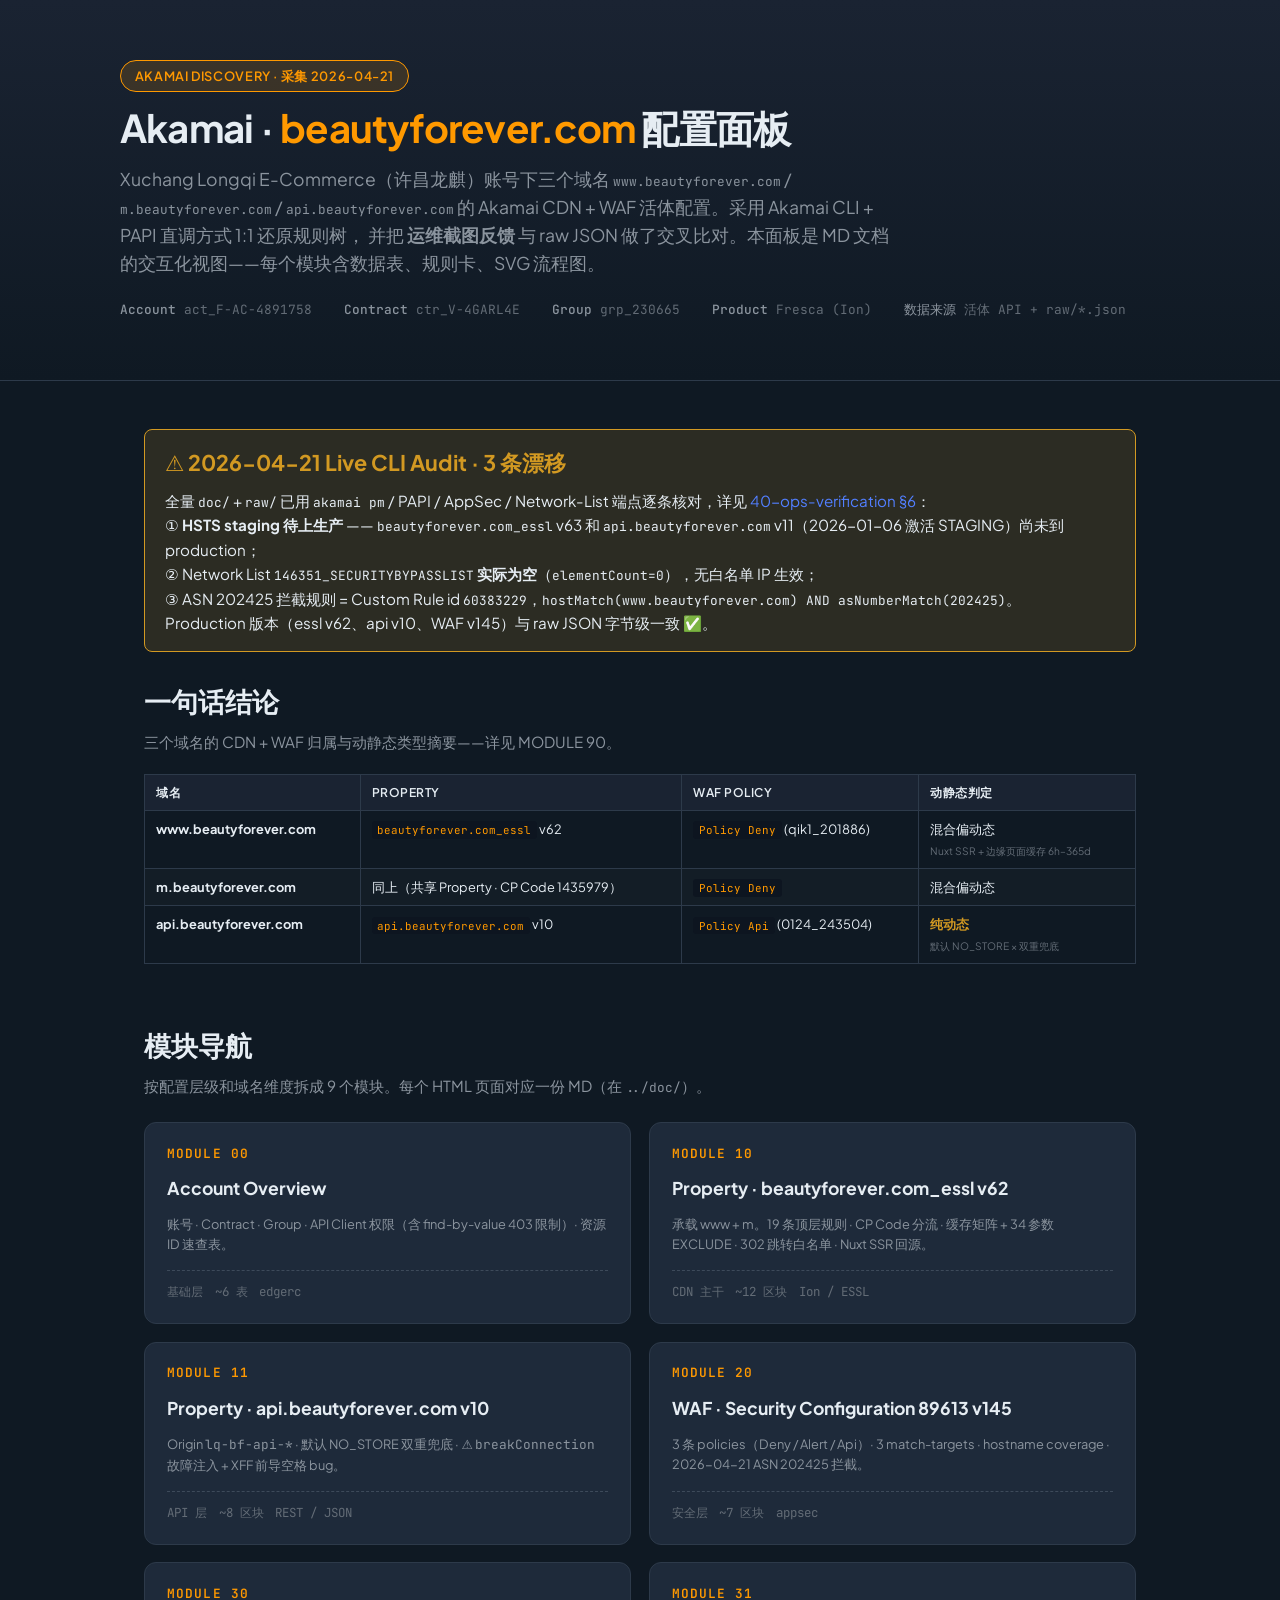
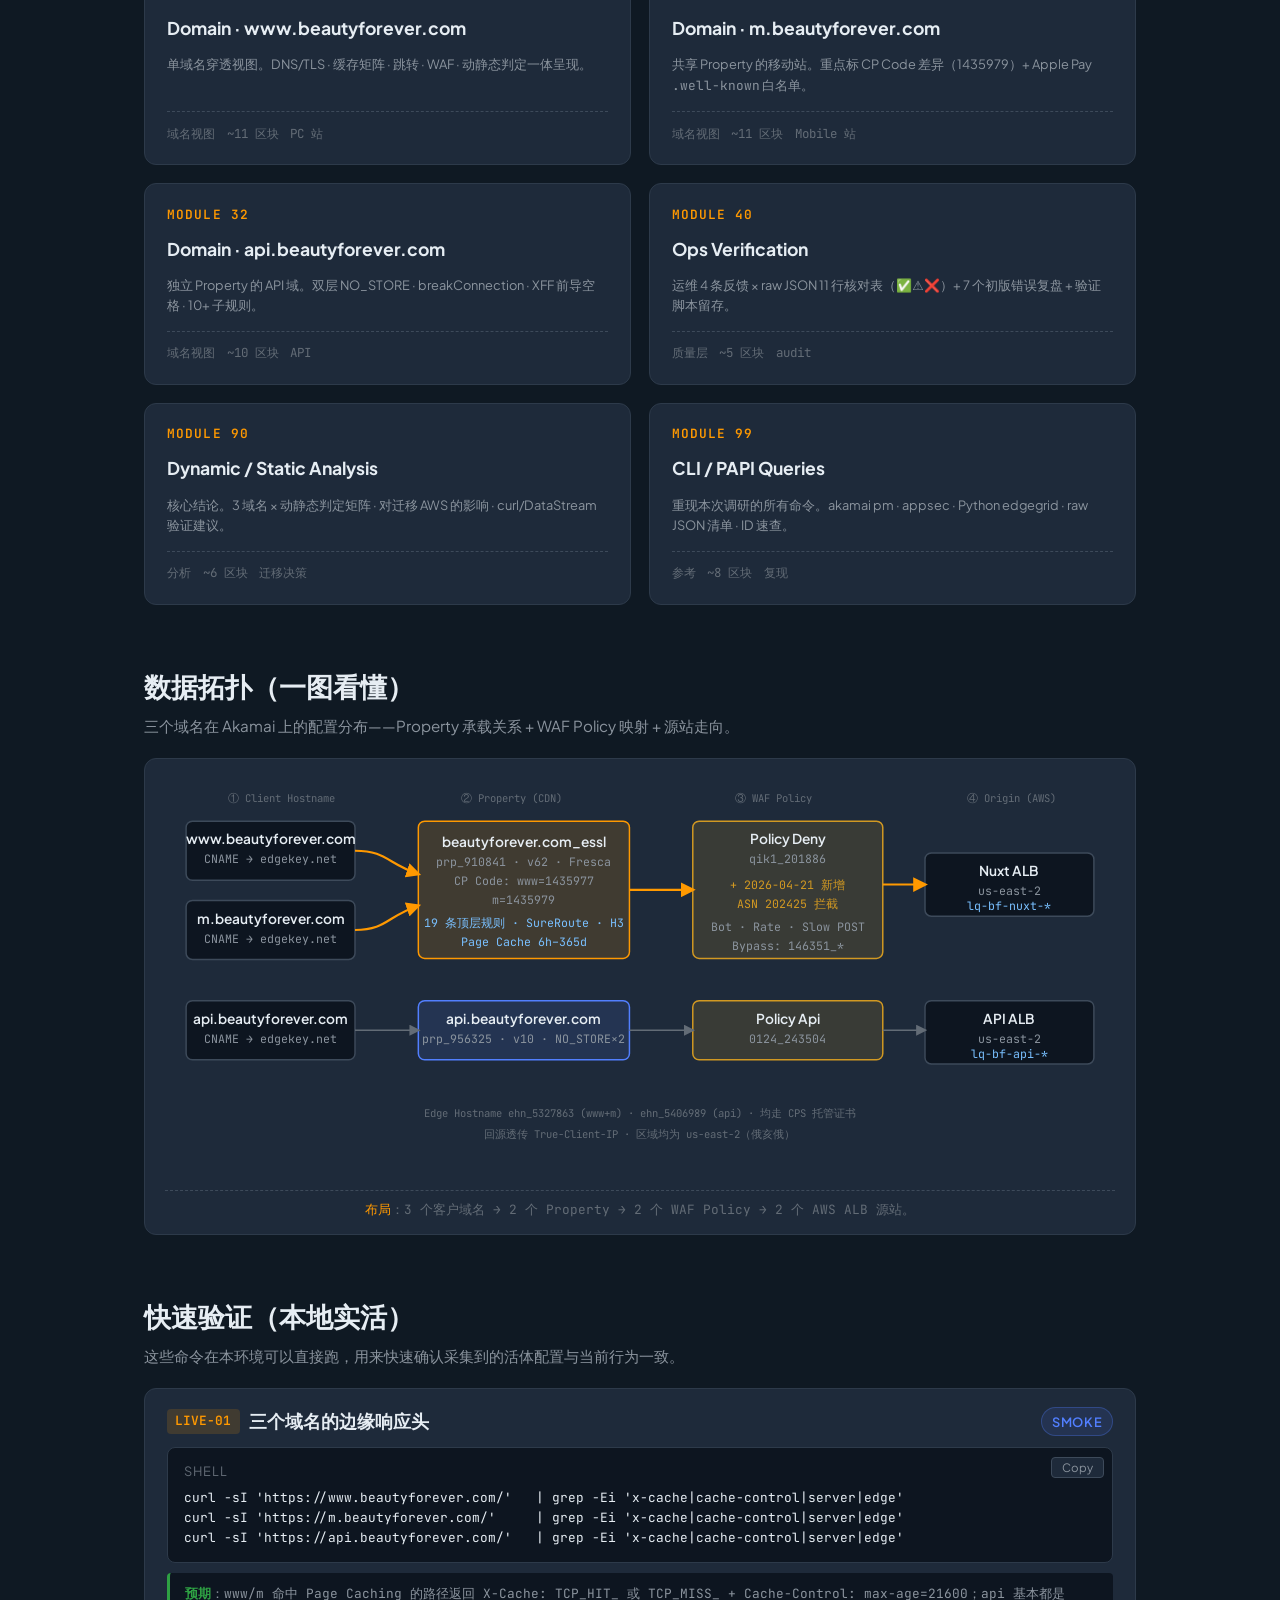
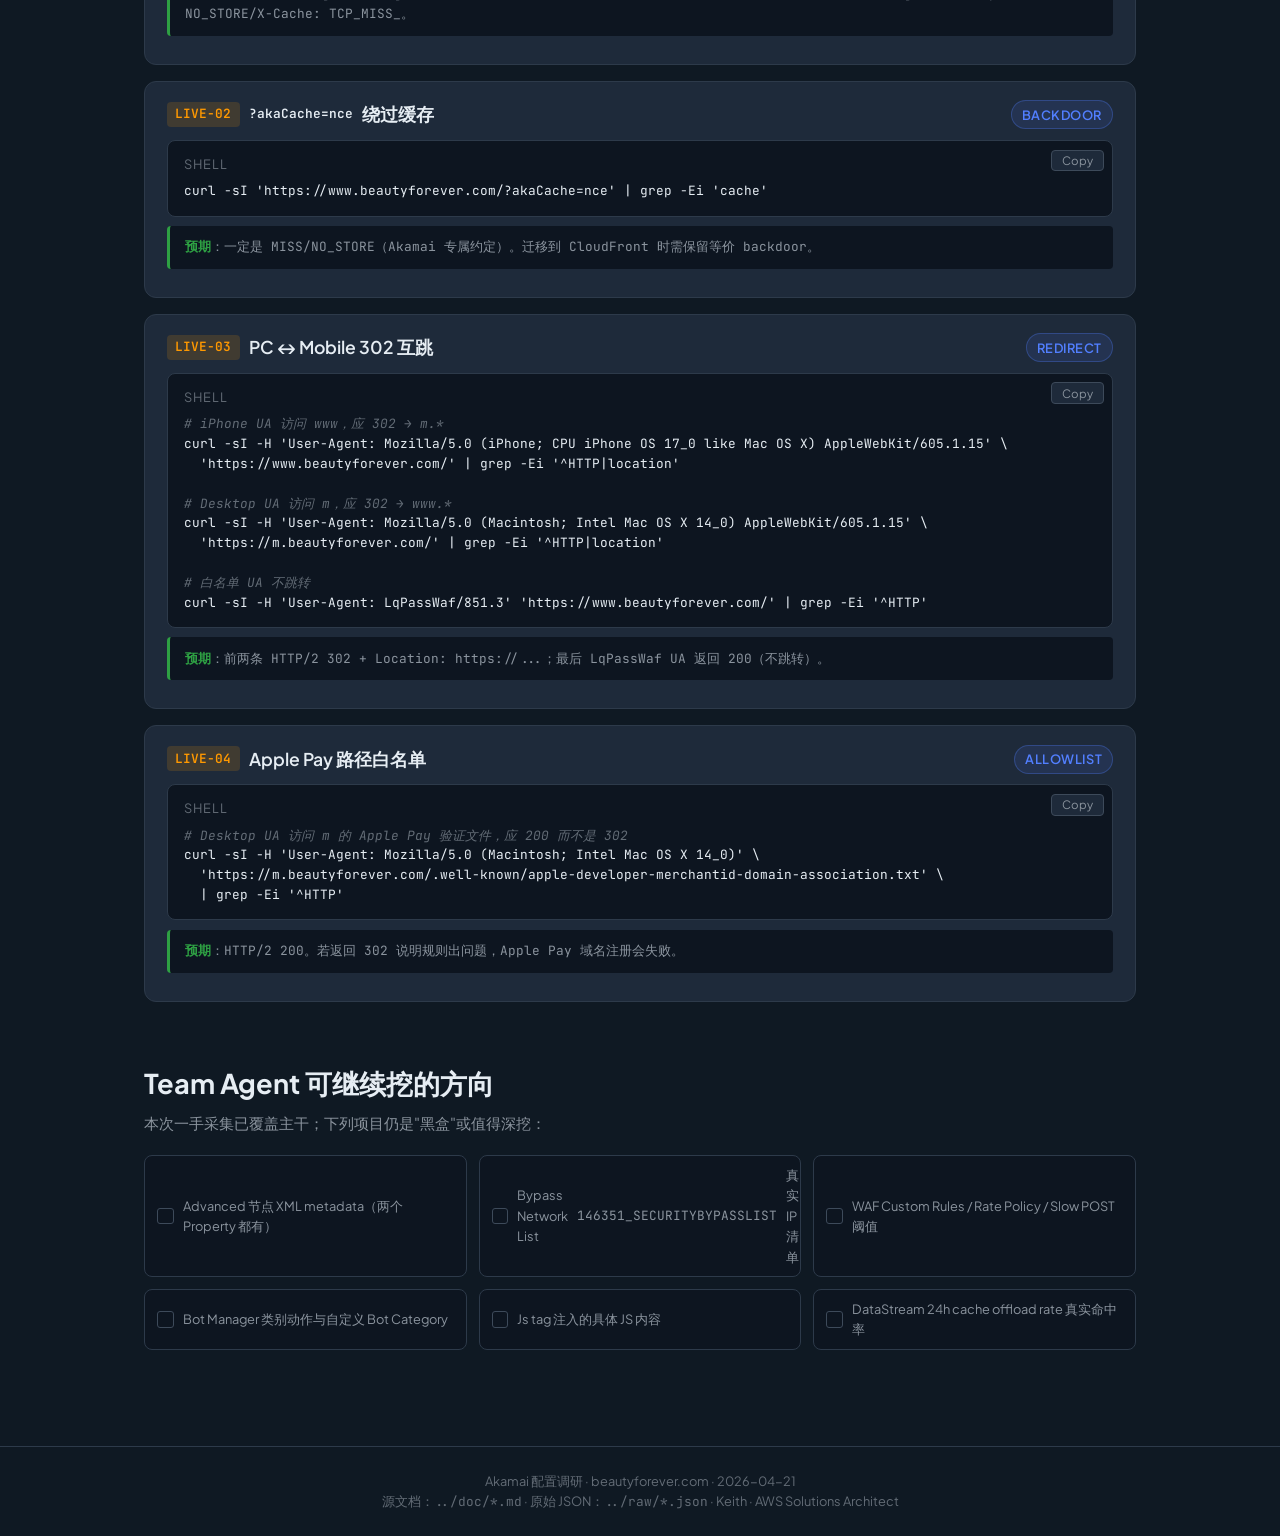
<file: Akamai/html/index.html>
<!DOCTYPE html>
<html lang="zh-CN">
<head>
  <meta charset="UTF-8" />
  <meta name="viewport" content="width=device-width, initial-scale=1.0" />
  <title>Akamai · beautyforever.com 配置面板</title>
  <link rel="preconnect" href="https://fonts.googleapis.com" />
  <link rel="preconnect" href="https://fonts.gstatic.com" crossorigin />
  <link href="https://fonts.googleapis.com/css2?family=Plus+Jakarta+Sans:wght@400;500;600;700;800&family=JetBrains+Mono:wght@400;500&display=swap" rel="stylesheet" />
  <link rel="stylesheet" href="./assets/style.css" />
</head>
<body>

<header class="hero">
  <div class="hero-inner">
    <span class="hero-badge">Akamai Discovery · 采集 2026-04-21</span>
    <h1>Akamai · <span class="accent">beautyforever.com</span> 配置面板</h1>
    <p class="subtitle">
      Xuchang Longqi E-Commerce（许昌龙麒）账号下三个域名
      <code>www.beautyforever.com</code> / <code>m.beautyforever.com</code> / <code>api.beautyforever.com</code>
      的 Akamai CDN + WAF 活体配置。采用 Akamai CLI + PAPI 直调方式 1:1 还原规则树，
      并把 <strong>运维截图反馈</strong> 与 raw JSON 做了交叉比对。本面板是 MD 文档的交互化视图——每个模块含数据表、规则卡、SVG 流程图。
    </p>
    <div class="meta">
      <span><strong>Account</strong> act_F-AC-4891758</span>
      <span><strong>Contract</strong> ctr_V-4GARL4E</span>
      <span><strong>Group</strong> grp_230665</span>
      <span><strong>Product</strong> Fresca (Ion)</span>
      <span><strong>数据来源</strong> 活体 API + raw/*.json</span>
    </div>
  </div>
</header>

<main class="container">

  <div style="background: var(--warn-dim); border: 1px solid var(--warn); border-radius: 8px; padding: 16px 20px; margin-bottom: 28px;">
    <div style="color: var(--warn); font-weight: 700; font-size: var(--heading-size); margin-bottom: 8px;">⚠ 2026-04-21 Live CLI Audit · 3 条漂移</div>
    <div style="color: var(--text-primary); font-size: var(--body-size); line-height: 1.6;">
      全量 <code>doc/</code> + <code>raw/</code> 已用 <code>akamai pm</code> / PAPI / AppSec / Network-List 端点逐条核对，详见 <a href="./40-ops-verification.html#live-audit">40-ops-verification §6</a>：
      <br>① <strong>HSTS staging 待上生产</strong> —— <code>beautyforever.com_essl</code> v63 和 <code>api.beautyforever.com</code> v11（2026-01-06 激活 STAGING）尚未到 production；
      <br>② Network List <code>146351_SECURITYBYPASSLIST</code> <strong>实际为空</strong>（<code>elementCount=0</code>），无白名单 IP 生效；
      <br>③ ASN 202425 拦截规则 = Custom Rule id <code>60383229</code>，<code>hostMatch(www.beautyforever.com) AND asNumberMatch(202425)</code>。
      <br>Production 版本（essl v62、api v10、WAF v145）与 raw JSON 字节级一致 ✅。
    </div>
  </div>

  <section id="conclusions">
    <h2>一句话结论</h2>
    <p class="section-intro">
      三个域名的 CDN + WAF 归属与动静态类型摘要——详见 MODULE 90。
    </p>
    <table class="tbl">
      <thead>
        <tr><th>域名</th><th>Property</th><th>WAF Policy</th><th>动静态判定</th></tr>
      </thead>
      <tbody>
        <tr>
          <td><strong>www.beautyforever.com</strong></td>
          <td><code>beautyforever.com_essl</code> v62</td>
          <td><code>Policy Deny</code> (qik1_201886)</td>
          <td>混合偏动态<br><span style="color:var(--text-muted);font-size:.8em">Nuxt SSR + 边缘页面缓存 6h–365d</span></td>
        </tr>
        <tr>
          <td><strong>m.beautyforever.com</strong></td>
          <td>同上（共享 Property · CP Code 1435979）</td>
          <td><code>Policy Deny</code></td>
          <td>混合偏动态</td>
        </tr>
        <tr>
          <td><strong>api.beautyforever.com</strong></td>
          <td><code>api.beautyforever.com</code> v10</td>
          <td><code>Policy Api</code> (0124_243504)</td>
          <td><strong style="color:var(--warn)">纯动态</strong><br><span style="color:var(--text-muted);font-size:.8em">默认 NO_STORE × 双重兜底</span></td>
        </tr>
      </tbody>
    </table>
  </section>

  <section id="modules">
    <h2>模块导航</h2>
    <p class="section-intro">按配置层级和域名维度拆成 9 个模块。每个 HTML 页面对应一份 MD（在 <code>../doc/</code>）。</p>

    <div class="mod-grid">

      <a class="mod-card" href="./00-account.html">
        <span class="mod-num">MODULE 00</span>
        <h3>Account Overview</h3>
        <p>账号 · Contract · Group · API Client 权限（含 find-by-value 403 限制）· 资源 ID 速查表。</p>
        <div class="mod-meta"><span>基础层</span><span>~6 表</span><span>edgerc</span></div>
      </a>

      <a class="mod-card" href="./10-property-essl.html">
        <span class="mod-num">MODULE 10</span>
        <h3>Property · beautyforever.com_essl v62</h3>
        <p>承载 www + m。19 条顶层规则 · CP Code 分流 · 缓存矩阵 + 34 参数 EXCLUDE · 302 跳转白名单 · Nuxt SSR 回源。</p>
        <div class="mod-meta"><span>CDN 主干</span><span>~12 区块</span><span>Ion / ESSL</span></div>
      </a>

      <a class="mod-card" href="./11-property-api.html">
        <span class="mod-num">MODULE 11</span>
        <h3>Property · api.beautyforever.com v10</h3>
        <p>Origin <code>lq-bf-api-*</code> · 默认 NO_STORE 双重兜底 · ⚠ <code>breakConnection</code> 故障注入 + XFF 前导空格 bug。</p>
        <div class="mod-meta"><span>API 层</span><span>~8 区块</span><span>REST / JSON</span></div>
      </a>

      <a class="mod-card" href="./20-waf.html">
        <span class="mod-num">MODULE 20</span>
        <h3>WAF · Security Configuration 89613 v145</h3>
        <p>3 条 policies（Deny / Alert / Api）· 3 match-targets · hostname coverage · 2026-04-21 ASN 202425 拦截。</p>
        <div class="mod-meta"><span>安全层</span><span>~7 区块</span><span>appsec</span></div>
      </a>

      <a class="mod-card" href="./30-domain-www.html">
        <span class="mod-num">MODULE 30</span>
        <h3>Domain · www.beautyforever.com</h3>
        <p>单域名穿透视图。DNS/TLS · 缓存矩阵 · 跳转 · WAF · 动静态判定一体呈现。</p>
        <div class="mod-meta"><span>域名视图</span><span>~11 区块</span><span>PC 站</span></div>
      </a>

      <a class="mod-card" href="./31-domain-m.html">
        <span class="mod-num">MODULE 31</span>
        <h3>Domain · m.beautyforever.com</h3>
        <p>共享 Property 的移动站。重点标 CP Code 差异（1435979）+ Apple Pay <code>.well-known</code> 白名单。</p>
        <div class="mod-meta"><span>域名视图</span><span>~11 区块</span><span>Mobile 站</span></div>
      </a>

      <a class="mod-card" href="./32-domain-api.html">
        <span class="mod-num">MODULE 32</span>
        <h3>Domain · api.beautyforever.com</h3>
        <p>独立 Property 的 API 域。双层 NO_STORE · breakConnection · XFF 前导空格 · 10+ 子规则。</p>
        <div class="mod-meta"><span>域名视图</span><span>~10 区块</span><span>API</span></div>
      </a>

      <a class="mod-card" href="./40-ops-verification.html">
        <span class="mod-num">MODULE 40</span>
        <h3>Ops Verification</h3>
        <p>运维 4 条反馈 × raw JSON 11 行核对表（✅⚠❌）+ 7 个初版错误复盘 + 验证脚本留存。</p>
        <div class="mod-meta"><span>质量层</span><span>~5 区块</span><span>audit</span></div>
      </a>

      <a class="mod-card" href="./90-dynamic-static.html">
        <span class="mod-num">MODULE 90</span>
        <h3>Dynamic / Static Analysis</h3>
        <p>核心结论。3 域名 × 动静态判定矩阵 · 对迁移 AWS 的影响 · curl/DataStream 验证建议。</p>
        <div class="mod-meta"><span>分析</span><span>~6 区块</span><span>迁移决策</span></div>
      </a>

      <a class="mod-card" href="./99-queries.html">
        <span class="mod-num">MODULE 99</span>
        <h3>CLI / PAPI Queries</h3>
        <p>重现本次调研的所有命令。akamai pm · appsec · Python edgegrid · raw JSON 清单 · ID 速查。</p>
        <div class="mod-meta"><span>参考</span><span>~8 区块</span><span>复现</span></div>
      </a>

    </div>
  </section>

  <section id="topology">
    <h2>数据拓扑（一图看懂）</h2>
    <p class="section-intro">三个域名在 Akamai 上的配置分布——Property 承载关系 + WAF Policy 映射 + 源站走向。</p>

    <div class="arch-svg">
      <svg viewBox="0 0 900 380" role="img" aria-label="Akamai beautyforever.com topology">
        <defs>
          <marker id="svg-arrow-head" viewBox="0 0 10 10" refX="8" refY="5" markerWidth="7" markerHeight="7" orient="auto-start-reverse">
            <path d="M 0 0 L 10 5 L 0 10 z" fill="#636c76" />
          </marker>
          <marker id="svg-arrow-head-active" viewBox="0 0 10 10" refX="8" refY="5" markerWidth="7" markerHeight="7" orient="auto-start-reverse">
            <path d="M 0 0 L 10 5 L 0 10 z" fill="#FF9900" />
          </marker>
        </defs>

        <!-- 客户域名列 -->
        <text class="svg-hint" x="60" y="22">① Client Hostname</text>
        <rect class="svg-box" x="20" y="40" width="160" height="56" />
        <text class="svg-label" x="100" y="62" text-anchor="middle">www.beautyforever.com</text>
        <text class="svg-sub" x="100" y="80" text-anchor="middle">CNAME → edgekey.net</text>

        <rect class="svg-box" x="20" y="115" width="160" height="56" />
        <text class="svg-label" x="100" y="137" text-anchor="middle">m.beautyforever.com</text>
        <text class="svg-sub" x="100" y="155" text-anchor="middle">CNAME → edgekey.net</text>

        <rect class="svg-box" x="20" y="210" width="160" height="56" />
        <text class="svg-label" x="100" y="232" text-anchor="middle">api.beautyforever.com</text>
        <text class="svg-sub" x="100" y="250" text-anchor="middle">CNAME → edgekey.net</text>

        <!-- Property 列 -->
        <text class="svg-hint" x="280" y="22">② Property (CDN)</text>
        <rect class="svg-box-primary" x="240" y="40" width="200" height="130" />
        <text class="svg-label" x="340" y="64" text-anchor="middle">beautyforever.com_essl</text>
        <text class="svg-sub" x="340" y="82" text-anchor="middle">prp_910841 · v62 · Fresca</text>
        <text class="svg-sub" x="340" y="100" text-anchor="middle">CP Code: www=1435977</text>
        <text class="svg-sub" x="340" y="118" text-anchor="middle">            m=1435979</text>
        <text class="svg-sub" x="340" y="140" text-anchor="middle" style="fill:#79c0ff">19 条顶层规则 · SureRoute · H3</text>
        <text class="svg-sub" x="340" y="158" text-anchor="middle" style="fill:#79c0ff">Page Cache 6h–365d</text>

        <rect class="svg-box-secondary" x="240" y="210" width="200" height="56" />
        <text class="svg-label" x="340" y="232" text-anchor="middle">api.beautyforever.com</text>
        <text class="svg-sub" x="340" y="250" text-anchor="middle">prp_956325 · v10 · NO_STORE×2</text>

        <!-- WAF 列 -->
        <text class="svg-hint" x="540" y="22">③ WAF Policy</text>
        <rect class="svg-box-warn" x="500" y="40" width="180" height="130" />
        <text class="svg-label" x="590" y="62" text-anchor="middle">Policy Deny</text>
        <text class="svg-sub" x="590" y="80" text-anchor="middle">qik1_201886</text>
        <text class="svg-sub" x="590" y="104" text-anchor="middle" style="fill:#d29922">+ 2026-04-21 新增</text>
        <text class="svg-sub" x="590" y="122" text-anchor="middle" style="fill:#d29922">ASN 202425 拦截</text>
        <text class="svg-sub" x="590" y="144" text-anchor="middle">Bot · Rate · Slow POST</text>
        <text class="svg-sub" x="590" y="162" text-anchor="middle">Bypass: 146351_*</text>

        <rect class="svg-box-warn" x="500" y="210" width="180" height="56" />
        <text class="svg-label" x="590" y="232" text-anchor="middle">Policy Api</text>
        <text class="svg-sub" x="590" y="250" text-anchor="middle">0124_243504</text>

        <!-- Origin 列 -->
        <text class="svg-hint" x="760" y="22">④ Origin (AWS)</text>
        <rect class="svg-box" x="720" y="70" width="160" height="60" />
        <text class="svg-label" x="800" y="92" text-anchor="middle">Nuxt ALB</text>
        <text class="svg-sub" x="800" y="110" text-anchor="middle">us-east-2</text>
        <text class="svg-sub" x="800" y="124" text-anchor="middle" style="fill:#79c0ff">lq-bf-nuxt-*</text>

        <rect class="svg-box" x="720" y="210" width="160" height="60" />
        <text class="svg-label" x="800" y="232" text-anchor="middle">API ALB</text>
        <text class="svg-sub" x="800" y="250" text-anchor="middle">us-east-2</text>
        <text class="svg-sub" x="800" y="264" text-anchor="middle" style="fill:#79c0ff">lq-bf-api-*</text>

        <!-- 箭头 hostnames → property -->
        <path class="svg-arrow-active" d="M 180 68 C 210 68, 210 80, 240 90" />
        <path class="svg-arrow-active" d="M 180 143 C 210 143, 210 130, 240 120" />
        <path class="svg-arrow"       d="M 180 238 L 240 238" />

        <!-- 箭头 property → WAF -->
        <path class="svg-arrow-active" d="M 440 105 L 500 105" />
        <path class="svg-arrow"       d="M 440 238 L 500 238" />

        <!-- 箭头 WAF → origin（表示请求放行后走源站） -->
        <path class="svg-arrow-active" d="M 680 100 L 720 100" />
        <path class="svg-arrow"       d="M 680 238 L 720 238" />

        <!-- 底部说明 -->
        <text class="svg-hint" x="450" y="320" text-anchor="middle">Edge Hostname ehn_5327863 (www+m) · ehn_5406989 (api) · 均走 CPS 托管证书</text>
        <text class="svg-hint" x="450" y="340" text-anchor="middle">回源透传 True-Client-IP · 区域均为 us-east-2（俄亥俄）</text>
      </svg>
      <div class="arch-caption">
        <strong>布局</strong>：3 个客户域名 → 2 个 Property → 2 个 WAF Policy → 2 个 AWS ALB 源站。
      </div>
    </div>
  </section>

  <section id="quick-checks">
    <h2>快速验证（本地实活）</h2>
    <p class="section-intro">这些命令在本环境可以直接跑，用来快速确认采集到的活体配置与当前行为一致。</p>

    <div class="rule">
      <div class="rule-header">
        <div class="rule-title"><span class="rule-id">LIVE-01</span> 三个域名的边缘响应头</div>
        <span class="badge info">smoke</span>
      </div>
      <div class="rule-body">
<pre class="code" data-label="shell">curl -sI 'https://www.beautyforever.com/'   | grep -Ei 'x-cache|cache-control|server|edge'
curl -sI 'https://m.beautyforever.com/'     | grep -Ei 'x-cache|cache-control|server|edge'
curl -sI 'https://api.beautyforever.com/'   | grep -Ei 'x-cache|cache-control|server|edge'</pre>
        <div class="expect"><strong>预期</strong>：www/m 命中 Page Caching 的路径返回 <code>X-Cache: TCP_HIT_</code> 或 <code>TCP_MISS_</code> + <code>Cache-Control: max-age=21600</code>；api 基本都是 <code>NO_STORE</code>/<code>X-Cache: TCP_MISS_</code>。</div>
      </div>
    </div>

    <div class="rule">
      <div class="rule-header">
        <div class="rule-title"><span class="rule-id">LIVE-02</span> <code>?akaCache=nce</code> 绕过缓存</div>
        <span class="badge info">backdoor</span>
      </div>
      <div class="rule-body">
<pre class="code" data-label="shell">curl -sI 'https://www.beautyforever.com/?akaCache=nce' | grep -Ei 'cache'</pre>
        <div class="expect"><strong>预期</strong>：一定是 MISS/NO_STORE（Akamai 专属约定）。迁移到 CloudFront 时需保留等价 backdoor。</div>
      </div>
    </div>

    <div class="rule">
      <div class="rule-header">
        <div class="rule-title"><span class="rule-id">LIVE-03</span> PC ↔ Mobile 302 互跳</div>
        <span class="badge info">redirect</span>
      </div>
      <div class="rule-body">
<pre class="code" data-label="shell"><span class="token-com"># iPhone UA 访问 www，应 302 → m.*</span>
curl -sI -H 'User-Agent: Mozilla/5.0 (iPhone; CPU iPhone OS 17_0 like Mac OS X) AppleWebKit/605.1.15' \
  'https://www.beautyforever.com/' | grep -Ei '^HTTP|location'

<span class="token-com"># Desktop UA 访问 m，应 302 → www.*</span>
curl -sI -H 'User-Agent: Mozilla/5.0 (Macintosh; Intel Mac OS X 14_0) AppleWebKit/605.1.15' \
  'https://m.beautyforever.com/' | grep -Ei '^HTTP|location'

<span class="token-com"># 白名单 UA 不跳转</span>
curl -sI -H 'User-Agent: LqPassWaf/851.3' 'https://www.beautyforever.com/' | grep -Ei '^HTTP'</pre>
        <div class="expect"><strong>预期</strong>：前两条 <code>HTTP/2 302</code> + <code>Location: https://...</code>；最后 <code>LqPassWaf</code> UA 返回 <code>200</code>（不跳转）。</div>
      </div>
    </div>

    <div class="rule">
      <div class="rule-header">
        <div class="rule-title"><span class="rule-id">LIVE-04</span> Apple Pay 路径白名单</div>
        <span class="badge info">allowlist</span>
      </div>
      <div class="rule-body">
<pre class="code" data-label="shell"><span class="token-com"># Desktop UA 访问 m 的 Apple Pay 验证文件，应 200 而不是 302</span>
curl -sI -H 'User-Agent: Mozilla/5.0 (Macintosh; Intel Mac OS X 14_0)' \
  'https://m.beautyforever.com/.well-known/apple-developer-merchantid-domain-association.txt' \
  | grep -Ei '^HTTP'</pre>
        <div class="expect"><strong>预期</strong>：<code>HTTP/2 200</code>。若返回 302 说明规则出问题，Apple Pay 域名注册会失败。</div>
      </div>
    </div>

  </section>

  <section id="ops-scope">
    <h2>Team Agent 可继续挖的方向</h2>
    <p class="section-intro">本次一手采集已覆盖主干；下列项目仍是"黑盒"或值得深挖：</p>
    <div class="confirm-grid">
      <div class="confirm-item"><span class="box"></span>Advanced 节点 XML metadata（两个 Property 都有）</div>
      <div class="confirm-item"><span class="box"></span>Bypass Network List <code>146351_SECURITYBYPASSLIST</code> 真实 IP 清单</div>
      <div class="confirm-item"><span class="box"></span>WAF Custom Rules / Rate Policy / Slow POST 阈值</div>
      <div class="confirm-item"><span class="box"></span>Bot Manager 类别动作与自定义 Bot Category</div>
      <div class="confirm-item"><span class="box"></span>Js tag 注入的具体 JS 内容</div>
      <div class="confirm-item"><span class="box"></span>DataStream 24h cache offload rate 真实命中率</div>
    </div>
  </section>

</main>

<footer class="footer">
  <div>
    Akamai 配置调研 · beautyforever.com · 2026-04-21<br>
    源文档：<code>../doc/*.md</code> · 原始 JSON：<code>../raw/*.json</code> · Keith · AWS Solutions Architect
  </div>
</footer>

<script src="./assets/app.js" defer></script>

</body>
</html>
</file>
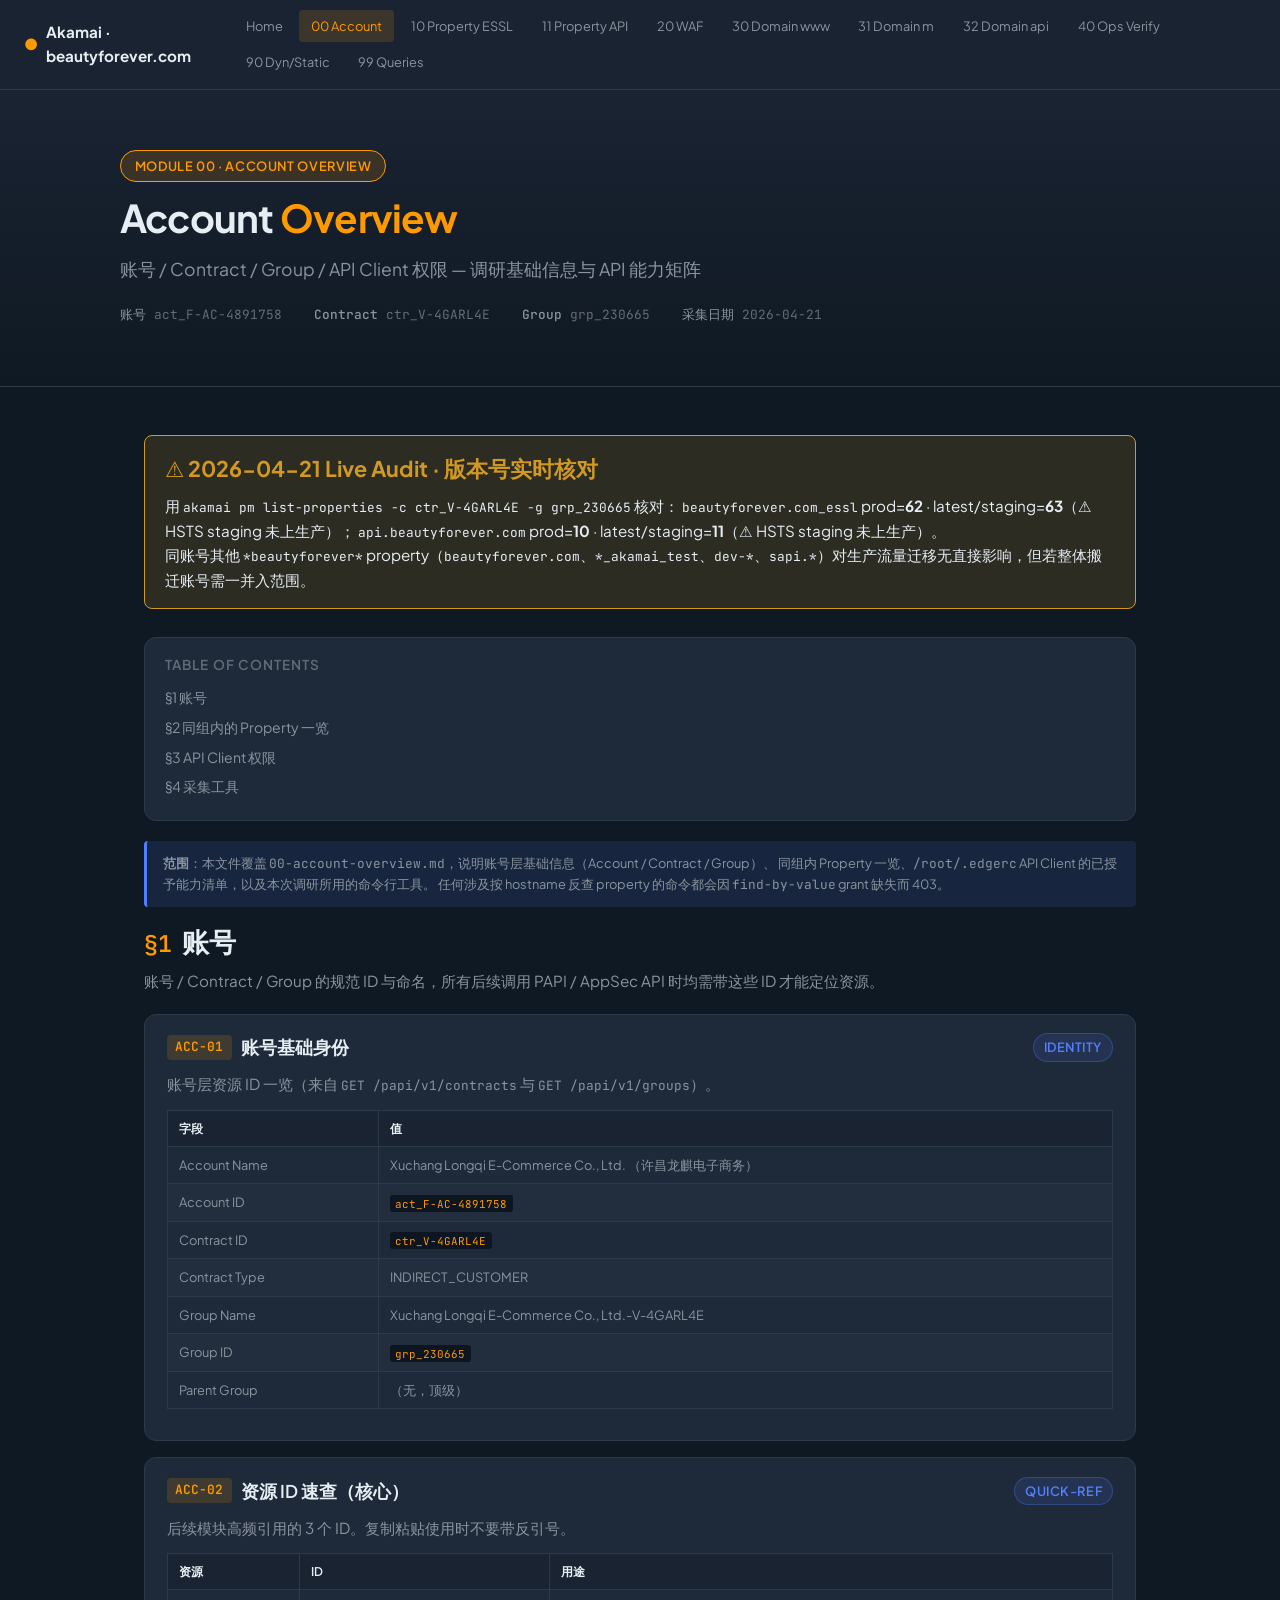
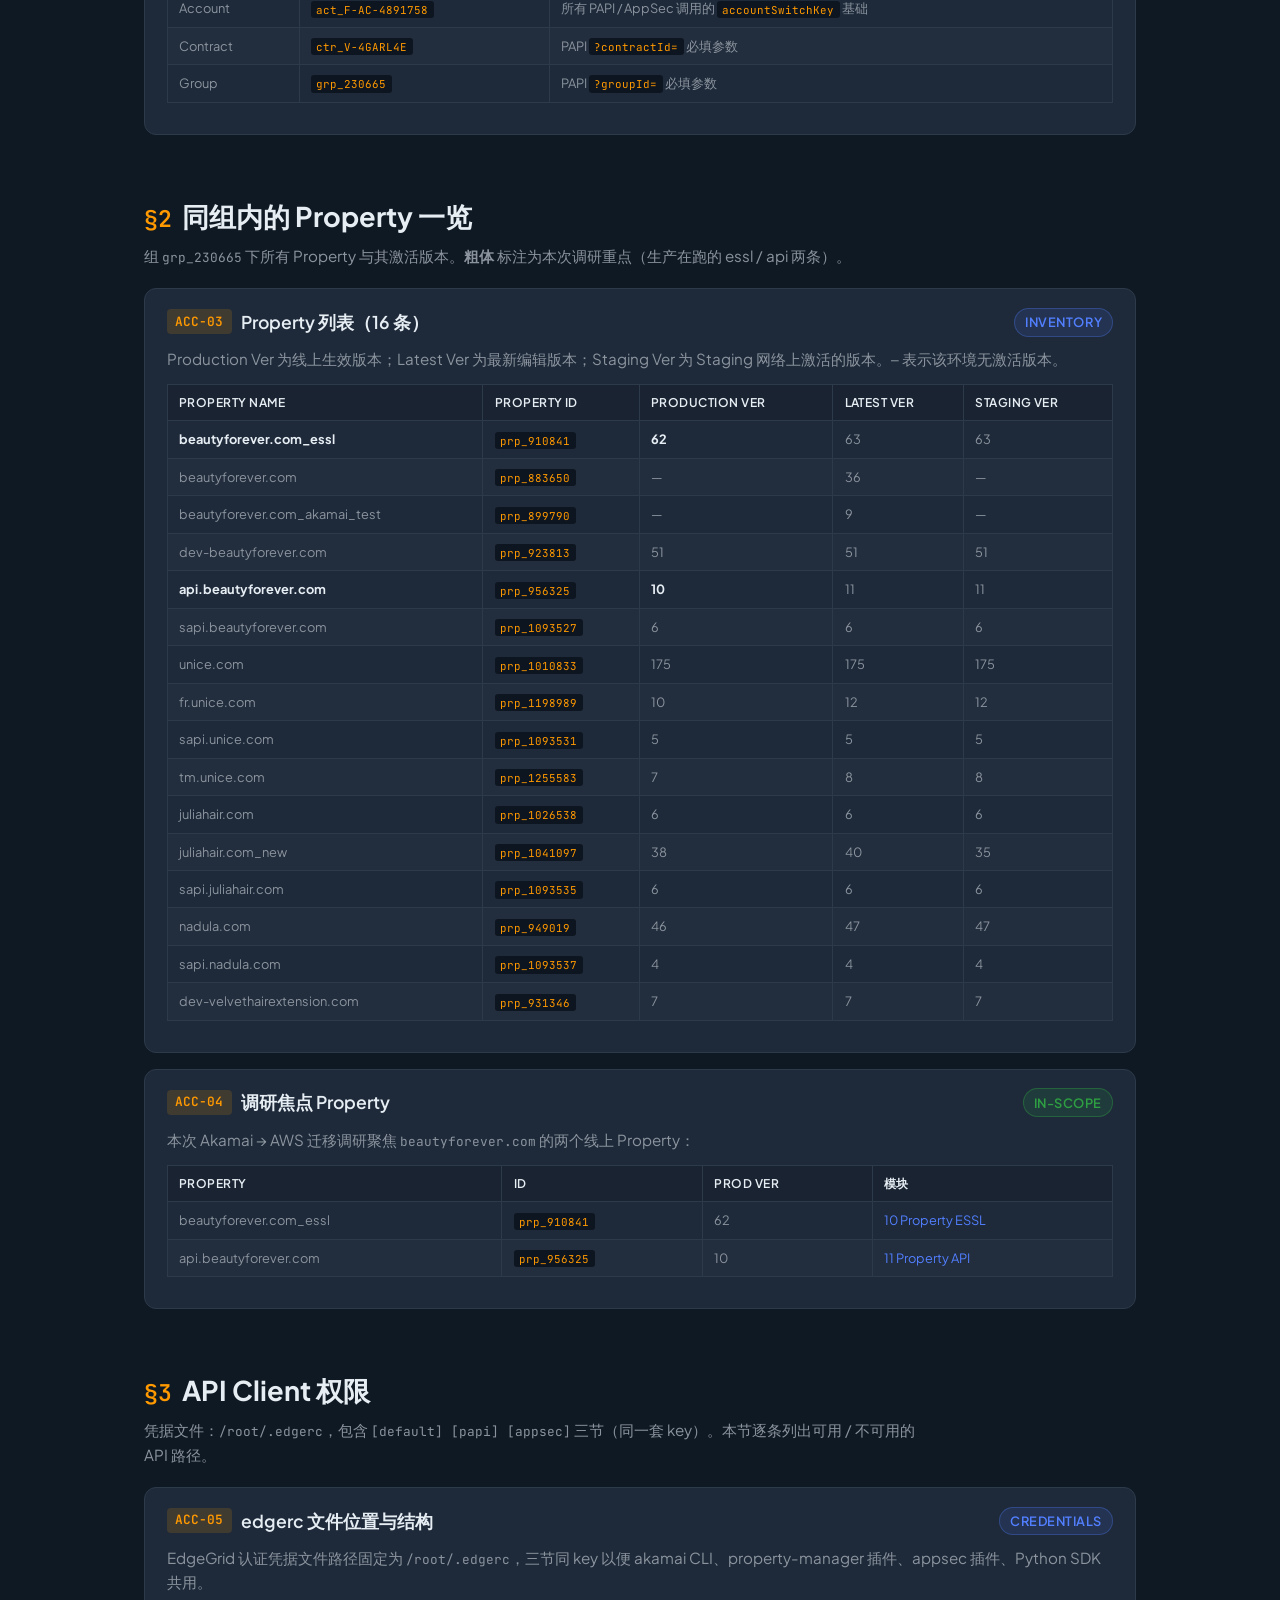
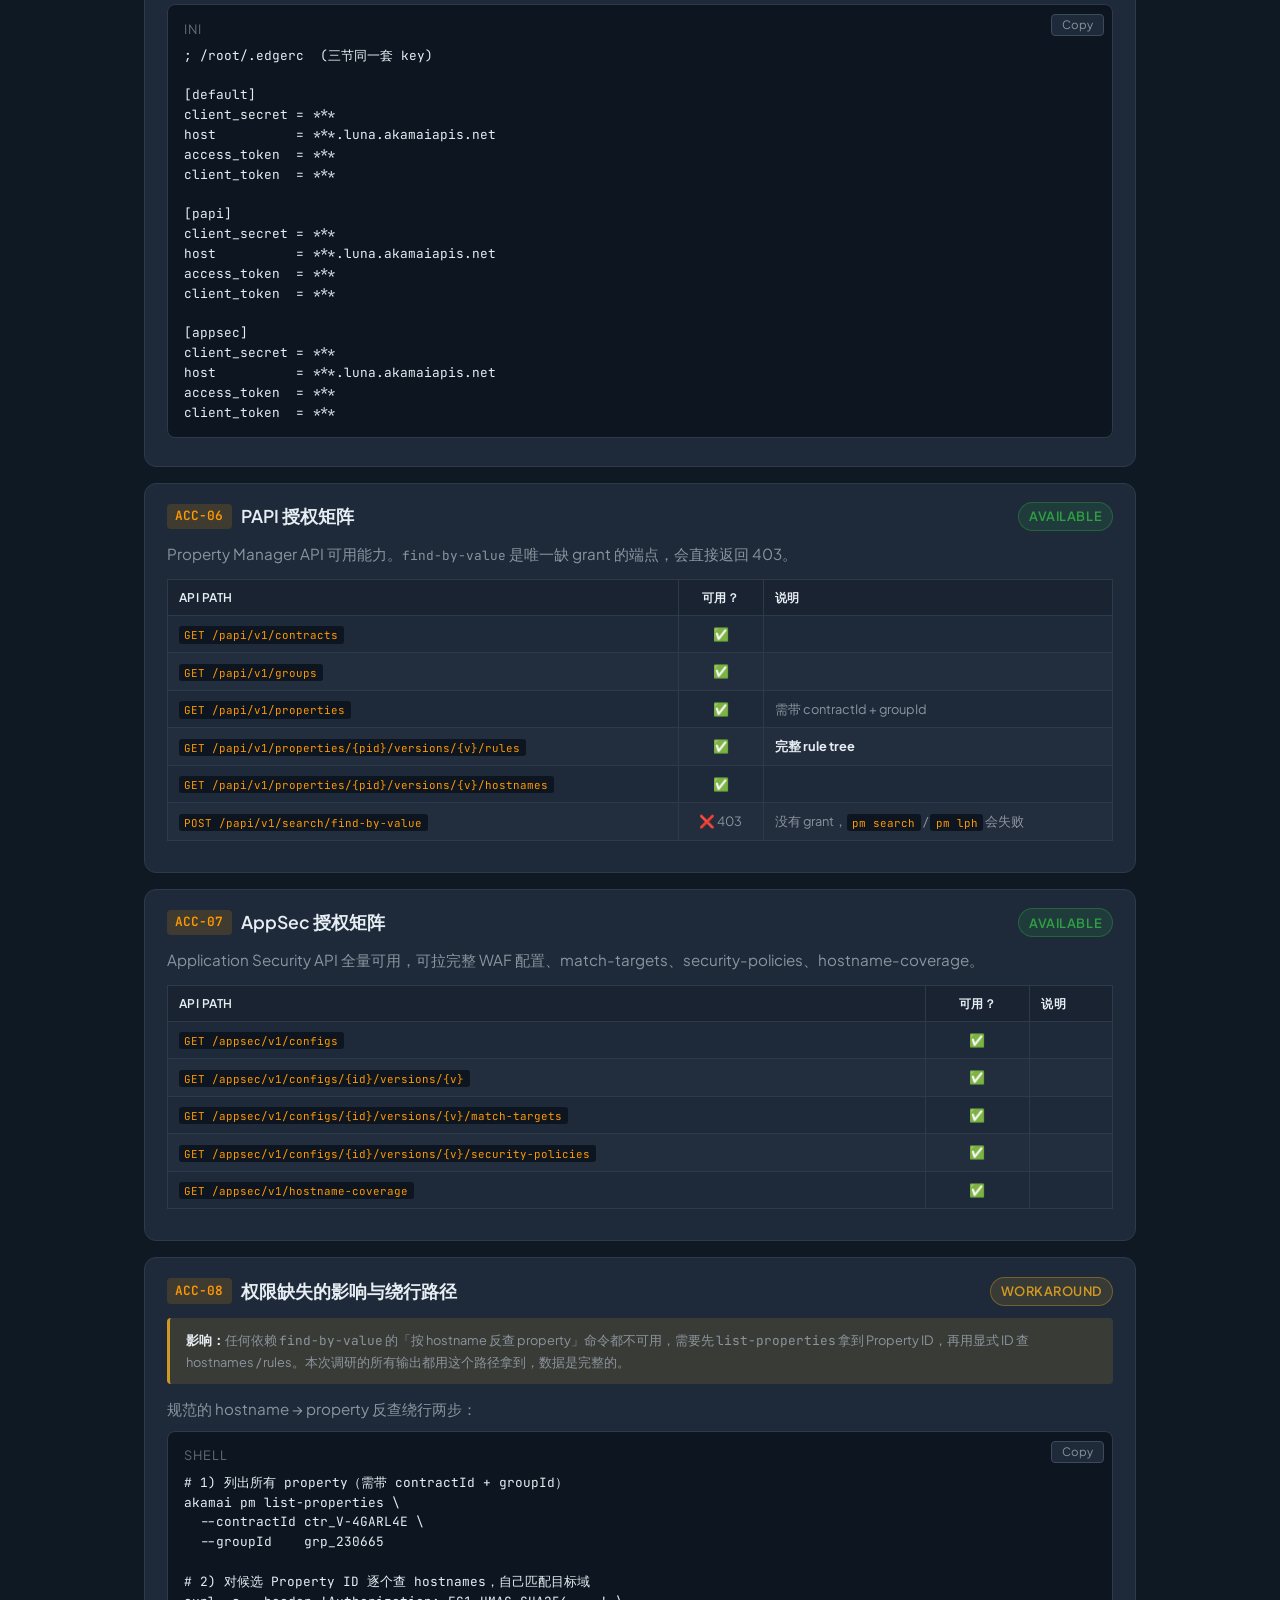
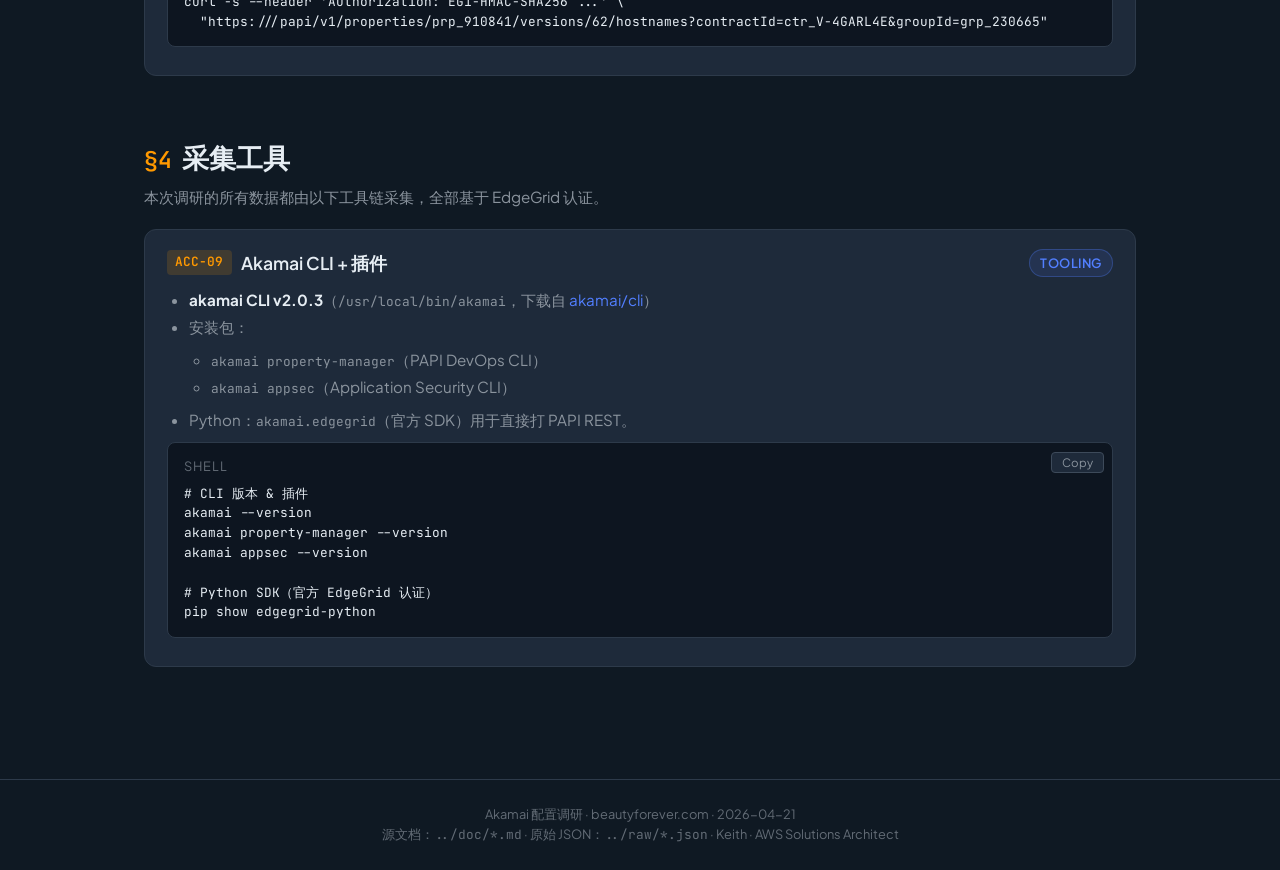
<file: Akamai/html/00-account.html>
<!DOCTYPE html>
<html lang="zh-CN">
<head>
  <meta charset="UTF-8" />
  <meta name="viewport" content="width=device-width, initial-scale=1.0" />
  <title>模块 00 · Account Overview — Akamai · beautyforever.com</title>
  <link rel="preconnect" href="https://fonts.googleapis.com" />
  <link rel="preconnect" href="https://fonts.gstatic.com" crossorigin />
  <link href="https://fonts.googleapis.com/css2?family=Plus+Jakarta+Sans:wght@400;500;600;700;800&family=JetBrains+Mono:wght@400;500&display=swap" rel="stylesheet" />
  <link rel="stylesheet" href="./assets/style.css" />
</head>
<body>
<nav class="topnav">
  <div class="brand"><span class="dot">●</span> Akamai · beautyforever.com</div>
  <div class="nav-links">
    <a href="./index.html">Home</a>
    <a href="./00-account.html" class="active">00 Account</a>
    <a href="./10-property-essl.html">10 Property ESSL</a>
    <a href="./11-property-api.html">11 Property API</a>
    <a href="./20-waf.html">20 WAF</a>
    <a href="./30-domain-www.html">30 Domain www</a>
    <a href="./31-domain-m.html">31 Domain m</a>
    <a href="./32-domain-api.html">32 Domain api</a>
    <a href="./40-ops-verification.html">40 Ops Verify</a>
    <a href="./90-dynamic-static.html">90 Dyn/Static</a>
    <a href="./99-queries.html">99 Queries</a>
  </div>
</nav>

<header class="hero">
  <div class="hero-inner">
    <span class="hero-badge">Module 00 · Account Overview</span>
    <h1>Account <span class="accent">Overview</span></h1>
    <p class="subtitle">账号 / Contract / Group / API Client 权限 — 调研基础信息与 API 能力矩阵</p>
    <div class="meta">
      <span><strong>账号</strong> <code>act_F-AC-4891758</code></span>
      <span><strong>Contract</strong> <code>ctr_V-4GARL4E</code></span>
      <span><strong>Group</strong> <code>grp_230665</code></span>
      <span><strong>采集日期</strong> 2026-04-21</span>
    </div>
  </div>
</header>

<main class="container">

  <div style="background: var(--warn-dim); border: 1px solid var(--warn); border-radius: 8px; padding: 16px 20px; margin-bottom: 28px;">
    <div style="color: var(--warn); font-weight: 700; font-size: var(--heading-size); margin-bottom: 8px;">⚠ 2026-04-21 Live Audit · 版本号实时核对</div>
    <div style="color: var(--text-primary); font-size: var(--body-size); line-height: 1.6;">
      用 <code>akamai pm list-properties -c ctr_V-4GARL4E -g grp_230665</code> 核对：
      <code>beautyforever.com_essl</code> prod=<strong>62</strong> · latest/staging=<strong>63</strong>（⚠ HSTS staging 未上生产）；
      <code>api.beautyforever.com</code> prod=<strong>10</strong> · latest/staging=<strong>11</strong>（⚠ HSTS staging 未上生产）。<br>
      同账号其他 <code>*beautyforever*</code> property（<code>beautyforever.com</code>、<code>*_akamai_test</code>、<code>dev-*</code>、<code>sapi.*</code>）对生产流量迁移无直接影响，但若整体搬迁账号需一并入范围。
    </div>
  </div>

  <div class="toc">
    <h3>Table of Contents</h3>
    <ul>
      <li><a href="#account">§1 账号</a></li>
      <li><a href="#properties">§2 同组内的 Property 一览</a></li>
      <li><a href="#api-client">§3 API Client 权限</a></li>
      <li><a href="#tools">§4 采集工具</a></li>
    </ul>
  </div>

  <div class="callout">
    <strong>范围</strong>：本文件覆盖 <code>00-account-overview.md</code>，说明账号层基础信息（Account / Contract / Group）、
    同组内 Property 一览、<code>/root/.edgerc</code> API Client 的已授予能力清单，以及本次调研所用的命令行工具。
    任何涉及按 hostname 反查 property 的命令都会因 <code>find-by-value</code> grant 缺失而 403。
  </div>

  <!-- ============ §1 账号 ============ -->
  <section id="account">
    <h2><span class="chapter-num">§1</span> 账号</h2>
    <p class="section-intro">账号 / Contract / Group 的规范 ID 与命名，所有后续调用 PAPI / AppSec API 时均需带这些 ID 才能定位资源。</p>

    <div class="rule">
      <div class="rule-header">
        <div class="rule-title"><span class="rule-id">ACC-01</span>账号基础身份</div>
        <span class="badge info">Identity</span>
      </div>
      <div class="rule-body">
        <p>账号层资源 ID 一览（来自 <code>GET /papi/v1/contracts</code> 与 <code>GET /papi/v1/groups</code>）。</p>
        <table class="tbl">
          <thead>
            <tr><th>字段</th><th>值</th></tr>
          </thead>
          <tbody>
            <tr><td>Account Name</td><td>Xuchang Longqi E-Commerce Co., Ltd. （许昌龙麒电子商务）</td></tr>
            <tr><td>Account ID</td><td><code>act_F-AC-4891758</code></td></tr>
            <tr><td>Contract ID</td><td><code>ctr_V-4GARL4E</code></td></tr>
            <tr><td>Contract Type</td><td>INDIRECT_CUSTOMER</td></tr>
            <tr><td>Group Name</td><td>Xuchang Longqi E-Commerce Co., Ltd.-V-4GARL4E</td></tr>
            <tr><td>Group ID</td><td><code>grp_230665</code></td></tr>
            <tr><td>Parent Group</td><td>（无，顶级）</td></tr>
          </tbody>
        </table>
      </div>
    </div>

    <div class="rule">
      <div class="rule-header">
        <div class="rule-title"><span class="rule-id">ACC-02</span>资源 ID 速查（核心）</div>
        <span class="badge info">Quick-ref</span>
      </div>
      <div class="rule-body">
        <p>后续模块高频引用的 3 个 ID。复制粘贴使用时不要带反引号。</p>
        <table class="tbl">
          <thead>
            <tr><th>资源</th><th>ID</th><th>用途</th></tr>
          </thead>
          <tbody>
            <tr><td>Account</td><td><code>act_F-AC-4891758</code></td><td>所有 PAPI / AppSec 调用的 <code>accountSwitchKey</code> 基础</td></tr>
            <tr><td>Contract</td><td><code>ctr_V-4GARL4E</code></td><td>PAPI <code>?contractId=</code> 必填参数</td></tr>
            <tr><td>Group</td><td><code>grp_230665</code></td><td>PAPI <code>?groupId=</code> 必填参数</td></tr>
          </tbody>
        </table>
      </div>
    </div>
  </section>

  <!-- ============ §2 Properties ============ -->
  <section id="properties">
    <h2><span class="chapter-num">§2</span> 同组内的 Property 一览</h2>
    <p class="section-intro">组 <code>grp_230665</code> 下所有 Property 与其激活版本。<strong>粗体</strong> 标注为本次调研重点（生产在跑的 essl / api 两条）。</p>

    <div class="rule">
      <div class="rule-header">
        <div class="rule-title"><span class="rule-id">ACC-03</span>Property 列表（16 条）</div>
        <span class="badge info">Inventory</span>
      </div>
      <div class="rule-body">
        <p>Production Ver 为线上生效版本；Latest Ver 为最新编辑版本；Staging Ver 为 Staging 网络上激活的版本。<code>—</code> 表示该环境无激活版本。</p>
        <table class="tbl">
          <thead>
            <tr><th>Property Name</th><th>Property ID</th><th>Production Ver</th><th>Latest Ver</th><th>Staging Ver</th></tr>
          </thead>
          <tbody>
            <tr><td><strong>beautyforever.com_essl</strong></td><td><code>prp_910841</code></td><td><strong>62</strong></td><td>63</td><td>63</td></tr>
            <tr><td>beautyforever.com</td><td><code>prp_883650</code></td><td>—</td><td>36</td><td>—</td></tr>
            <tr><td>beautyforever.com_akamai_test</td><td><code>prp_899790</code></td><td>—</td><td>9</td><td>—</td></tr>
            <tr><td>dev-beautyforever.com</td><td><code>prp_923813</code></td><td>51</td><td>51</td><td>51</td></tr>
            <tr><td><strong>api.beautyforever.com</strong></td><td><code>prp_956325</code></td><td><strong>10</strong></td><td>11</td><td>11</td></tr>
            <tr><td>sapi.beautyforever.com</td><td><code>prp_1093527</code></td><td>6</td><td>6</td><td>6</td></tr>
            <tr><td>unice.com</td><td><code>prp_1010833</code></td><td>175</td><td>175</td><td>175</td></tr>
            <tr><td>fr.unice.com</td><td><code>prp_1198989</code></td><td>10</td><td>12</td><td>12</td></tr>
            <tr><td>sapi.unice.com</td><td><code>prp_1093531</code></td><td>5</td><td>5</td><td>5</td></tr>
            <tr><td>tm.unice.com</td><td><code>prp_1255583</code></td><td>7</td><td>8</td><td>8</td></tr>
            <tr><td>juliahair.com</td><td><code>prp_1026538</code></td><td>6</td><td>6</td><td>6</td></tr>
            <tr><td>juliahair.com_new</td><td><code>prp_1041097</code></td><td>38</td><td>40</td><td>35</td></tr>
            <tr><td>sapi.juliahair.com</td><td><code>prp_1093535</code></td><td>6</td><td>6</td><td>6</td></tr>
            <tr><td>nadula.com</td><td><code>prp_949019</code></td><td>46</td><td>47</td><td>47</td></tr>
            <tr><td>sapi.nadula.com</td><td><code>prp_1093537</code></td><td>4</td><td>4</td><td>4</td></tr>
            <tr><td>dev-velvethairextension.com</td><td><code>prp_931346</code></td><td>7</td><td>7</td><td>7</td></tr>
          </tbody>
        </table>
      </div>
    </div>

    <div class="rule">
      <div class="rule-header">
        <div class="rule-title"><span class="rule-id">ACC-04</span>调研焦点 Property</div>
        <span class="badge pass">In-scope</span>
      </div>
      <div class="rule-body">
        <p>本次 Akamai → AWS 迁移调研聚焦 <code>beautyforever.com</code> 的两个线上 Property：</p>
        <table class="tbl">
          <thead>
            <tr><th>Property</th><th>ID</th><th>Prod Ver</th><th>模块</th></tr>
          </thead>
          <tbody>
            <tr><td>beautyforever.com_essl</td><td><code>prp_910841</code></td><td>62</td><td><a href="./10-property-essl.html">10 Property ESSL</a></td></tr>
            <tr><td>api.beautyforever.com</td><td><code>prp_956325</code></td><td>10</td><td><a href="./11-property-api.html">11 Property API</a></td></tr>
          </tbody>
        </table>
      </div>
    </div>
  </section>

  <!-- ============ §3 API Client 权限 ============ -->
  <section id="api-client">
    <h2><span class="chapter-num">§3</span> API Client 权限</h2>
    <p class="section-intro">凭据文件：<code>/root/.edgerc</code>，包含 <code>[default] [papi] [appsec]</code> 三节（同一套 key）。本节逐条列出可用 / 不可用的 API 路径。</p>

    <div class="rule">
      <div class="rule-header">
        <div class="rule-title"><span class="rule-id">ACC-05</span>edgerc 文件位置与结构</div>
        <span class="badge info">Credentials</span>
      </div>
      <div class="rule-body">
        <p>EdgeGrid 认证凭据文件路径固定为 <code>/root/.edgerc</code>，三节同 key 以便 akamai CLI、property-manager 插件、appsec 插件、Python SDK 共用。</p>
<pre class="code" data-label="ini">; /root/.edgerc  (三节同一套 key)

[default]
client_secret = ***
host          = ***.luna.akamaiapis.net
access_token  = ***
client_token  = ***

[papi]
client_secret = ***
host          = ***.luna.akamaiapis.net
access_token  = ***
client_token  = ***

[appsec]
client_secret = ***
host          = ***.luna.akamaiapis.net
access_token  = ***
client_token  = ***</pre>
      </div>
    </div>

    <div class="rule">
      <div class="rule-header">
        <div class="rule-title"><span class="rule-id">ACC-06</span>PAPI 授权矩阵</div>
        <span class="badge pass">Available</span>
      </div>
      <div class="rule-body">
        <p>Property Manager API 可用能力。<code>find-by-value</code> 是唯一缺 grant 的端点，会直接返回 403。</p>
        <table class="tbl">
          <thead>
            <tr><th>API Path</th><th style="text-align:center;">可用？</th><th>说明</th></tr>
          </thead>
          <tbody>
            <tr><td><code>GET /papi/v1/contracts</code></td><td style="text-align:center;">✅</td><td></td></tr>
            <tr><td><code>GET /papi/v1/groups</code></td><td style="text-align:center;">✅</td><td></td></tr>
            <tr><td><code>GET /papi/v1/properties</code></td><td style="text-align:center;">✅</td><td>需带 contractId + groupId</td></tr>
            <tr><td><code>GET /papi/v1/properties/{pid}/versions/{v}/rules</code></td><td style="text-align:center;">✅</td><td><strong>完整 rule tree</strong></td></tr>
            <tr><td><code>GET /papi/v1/properties/{pid}/versions/{v}/hostnames</code></td><td style="text-align:center;">✅</td><td></td></tr>
            <tr><td><code>POST /papi/v1/search/find-by-value</code></td><td style="text-align:center;">❌ 403</td><td>没有 grant，<code>pm search</code> / <code>pm lph</code> 会失败</td></tr>
          </tbody>
        </table>
      </div>
    </div>

    <div class="rule">
      <div class="rule-header">
        <div class="rule-title"><span class="rule-id">ACC-07</span>AppSec 授权矩阵</div>
        <span class="badge pass">Available</span>
      </div>
      <div class="rule-body">
        <p>Application Security API 全量可用，可拉完整 WAF 配置、match-targets、security-policies、hostname-coverage。</p>
        <table class="tbl">
          <thead>
            <tr><th>API Path</th><th style="text-align:center;">可用？</th><th>说明</th></tr>
          </thead>
          <tbody>
            <tr><td><code>GET /appsec/v1/configs</code></td><td style="text-align:center;">✅</td><td></td></tr>
            <tr><td><code>GET /appsec/v1/configs/{id}/versions/{v}</code></td><td style="text-align:center;">✅</td><td></td></tr>
            <tr><td><code>GET /appsec/v1/configs/{id}/versions/{v}/match-targets</code></td><td style="text-align:center;">✅</td><td></td></tr>
            <tr><td><code>GET /appsec/v1/configs/{id}/versions/{v}/security-policies</code></td><td style="text-align:center;">✅</td><td></td></tr>
            <tr><td><code>GET /appsec/v1/hostname-coverage</code></td><td style="text-align:center;">✅</td><td></td></tr>
          </tbody>
        </table>
      </div>
    </div>

    <div class="rule">
      <div class="rule-header">
        <div class="rule-title"><span class="rule-id">ACC-08</span>权限缺失的影响与绕行路径</div>
        <span class="badge pending">Workaround</span>
      </div>
      <div class="rule-body">
        <div class="callout warn">
          <strong>影响：</strong>任何依赖 <code>find-by-value</code> 的「按 hostname 反查 property」命令都不可用，需要先 <code>list-properties</code> 拿到 Property ID，再用显式 ID 查 hostnames / rules。本次调研的所有输出都用这个路径拿到，数据是完整的。
        </div>
        <p>规范的 hostname → property 反查绕行两步：</p>
<pre class="code" data-label="shell"># 1) 列出所有 property（需带 contractId + groupId）
akamai pm list-properties \
  --contractId ctr_V-4GARL4E \
  --groupId    grp_230665

# 2) 对候选 Property ID 逐个查 hostnames，自己匹配目标域
curl -s --header 'Authorization: EG1-HMAC-SHA256 ...' \
  "https://<host>/papi/v1/properties/prp_910841/versions/62/hostnames?contractId=ctr_V-4GARL4E&groupId=grp_230665"</pre>
      </div>
    </div>
  </section>

  <!-- ============ §4 采集工具 ============ -->
  <section id="tools">
    <h2><span class="chapter-num">§4</span> 采集工具</h2>
    <p class="section-intro">本次调研的所有数据都由以下工具链采集，全部基于 EdgeGrid 认证。</p>

    <div class="rule">
      <div class="rule-header">
        <div class="rule-title"><span class="rule-id">ACC-09</span>Akamai CLI + 插件</div>
        <span class="badge info">Tooling</span>
      </div>
      <div class="rule-body">
        <ul>
          <li><strong>akamai CLI v2.0.3</strong>（<code>/usr/local/bin/akamai</code>，下载自 <a href="https://github.com/akamai/cli/releases" target="_blank" rel="noopener">akamai/cli</a>）</li>
          <li>安装包：
            <ul>
              <li><code>akamai property-manager</code>（PAPI DevOps CLI）</li>
              <li><code>akamai appsec</code>（Application Security CLI）</li>
            </ul>
          </li>
          <li>Python：<code>akamai.edgegrid</code>（官方 SDK）用于直接打 PAPI REST。</li>
        </ul>
<pre class="code" data-label="shell"># CLI 版本 & 插件
akamai --version
akamai property-manager --version
akamai appsec --version

# Python SDK（官方 EdgeGrid 认证）
pip show edgegrid-python</pre>
      </div>
    </div>
  </section>

</main>

<footer class="footer">
  <div>
    Akamai 配置调研 · beautyforever.com · 2026-04-21<br>
    源文档：<code>../doc/*.md</code> · 原始 JSON：<code>../raw/*.json</code> · Keith · AWS Solutions Architect
  </div>
</footer>

<script src="./assets/app.js" defer></script>

</body>
</html>
</file>
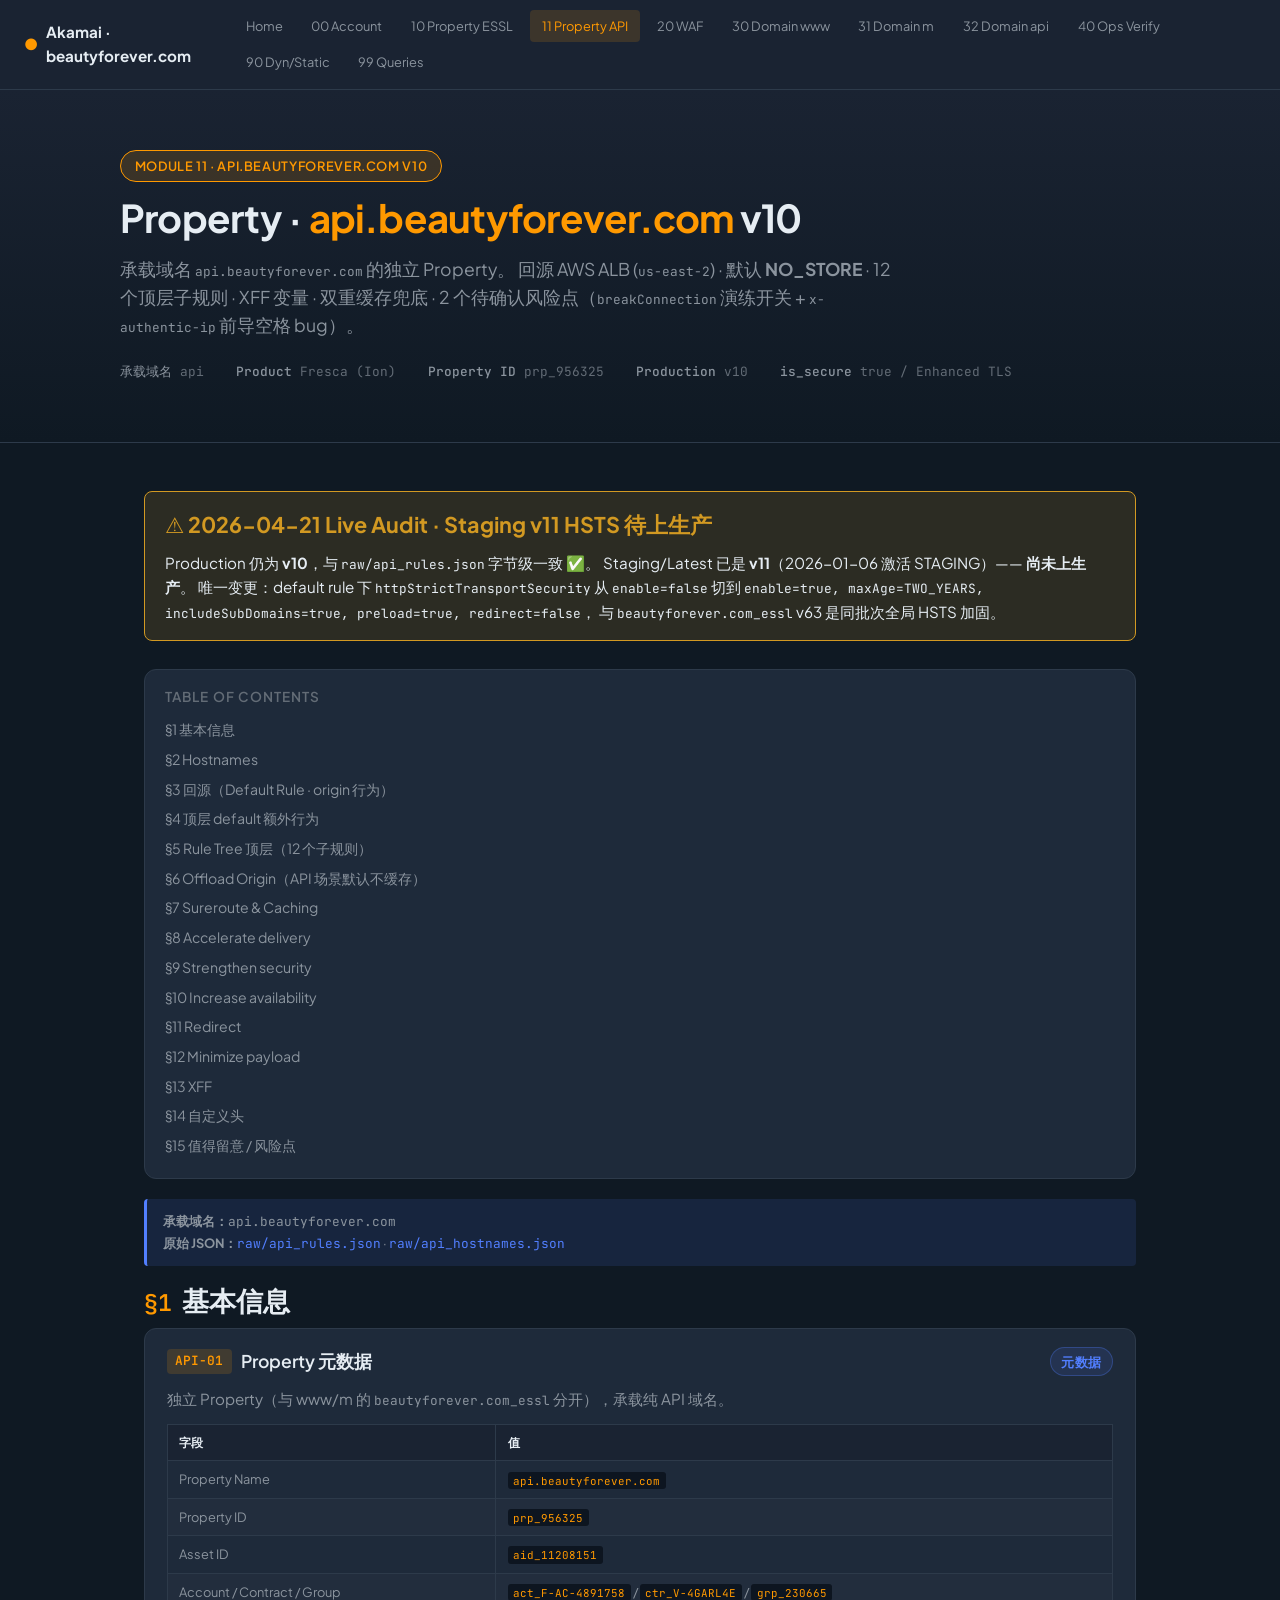
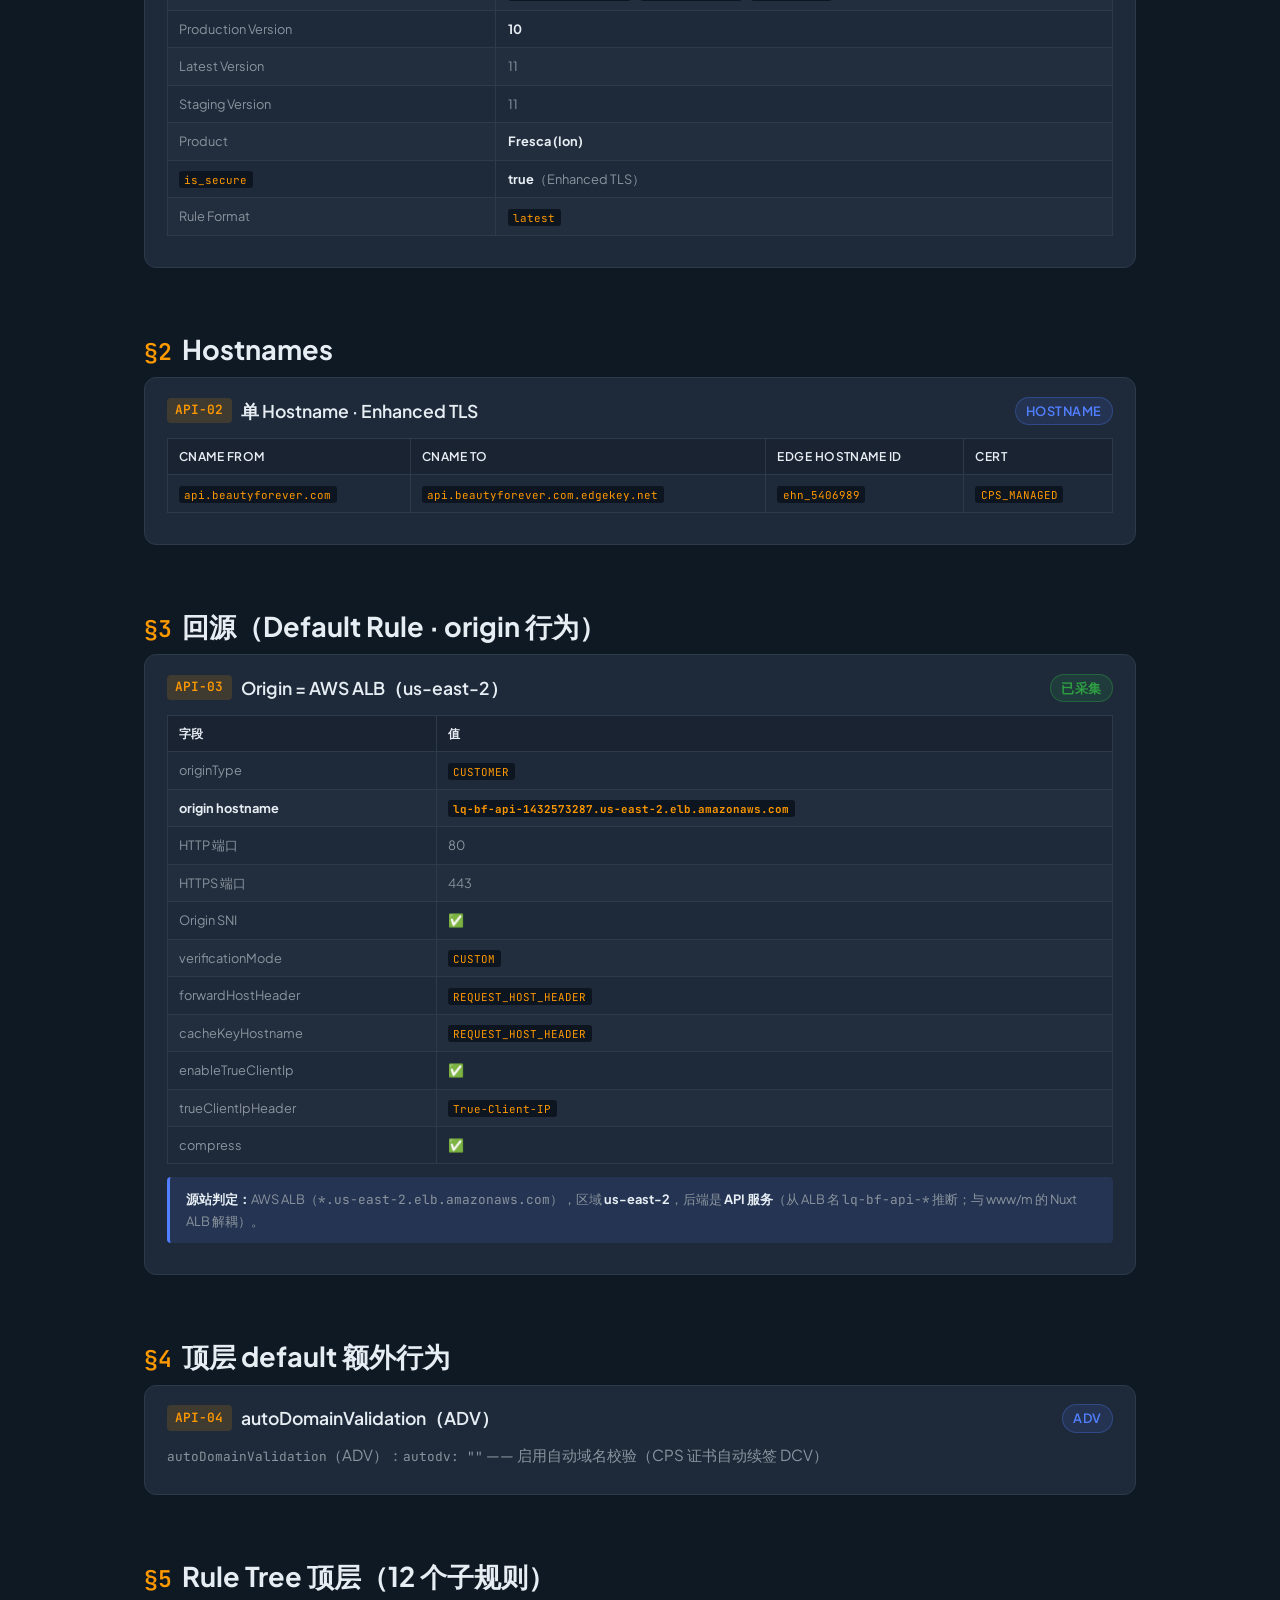
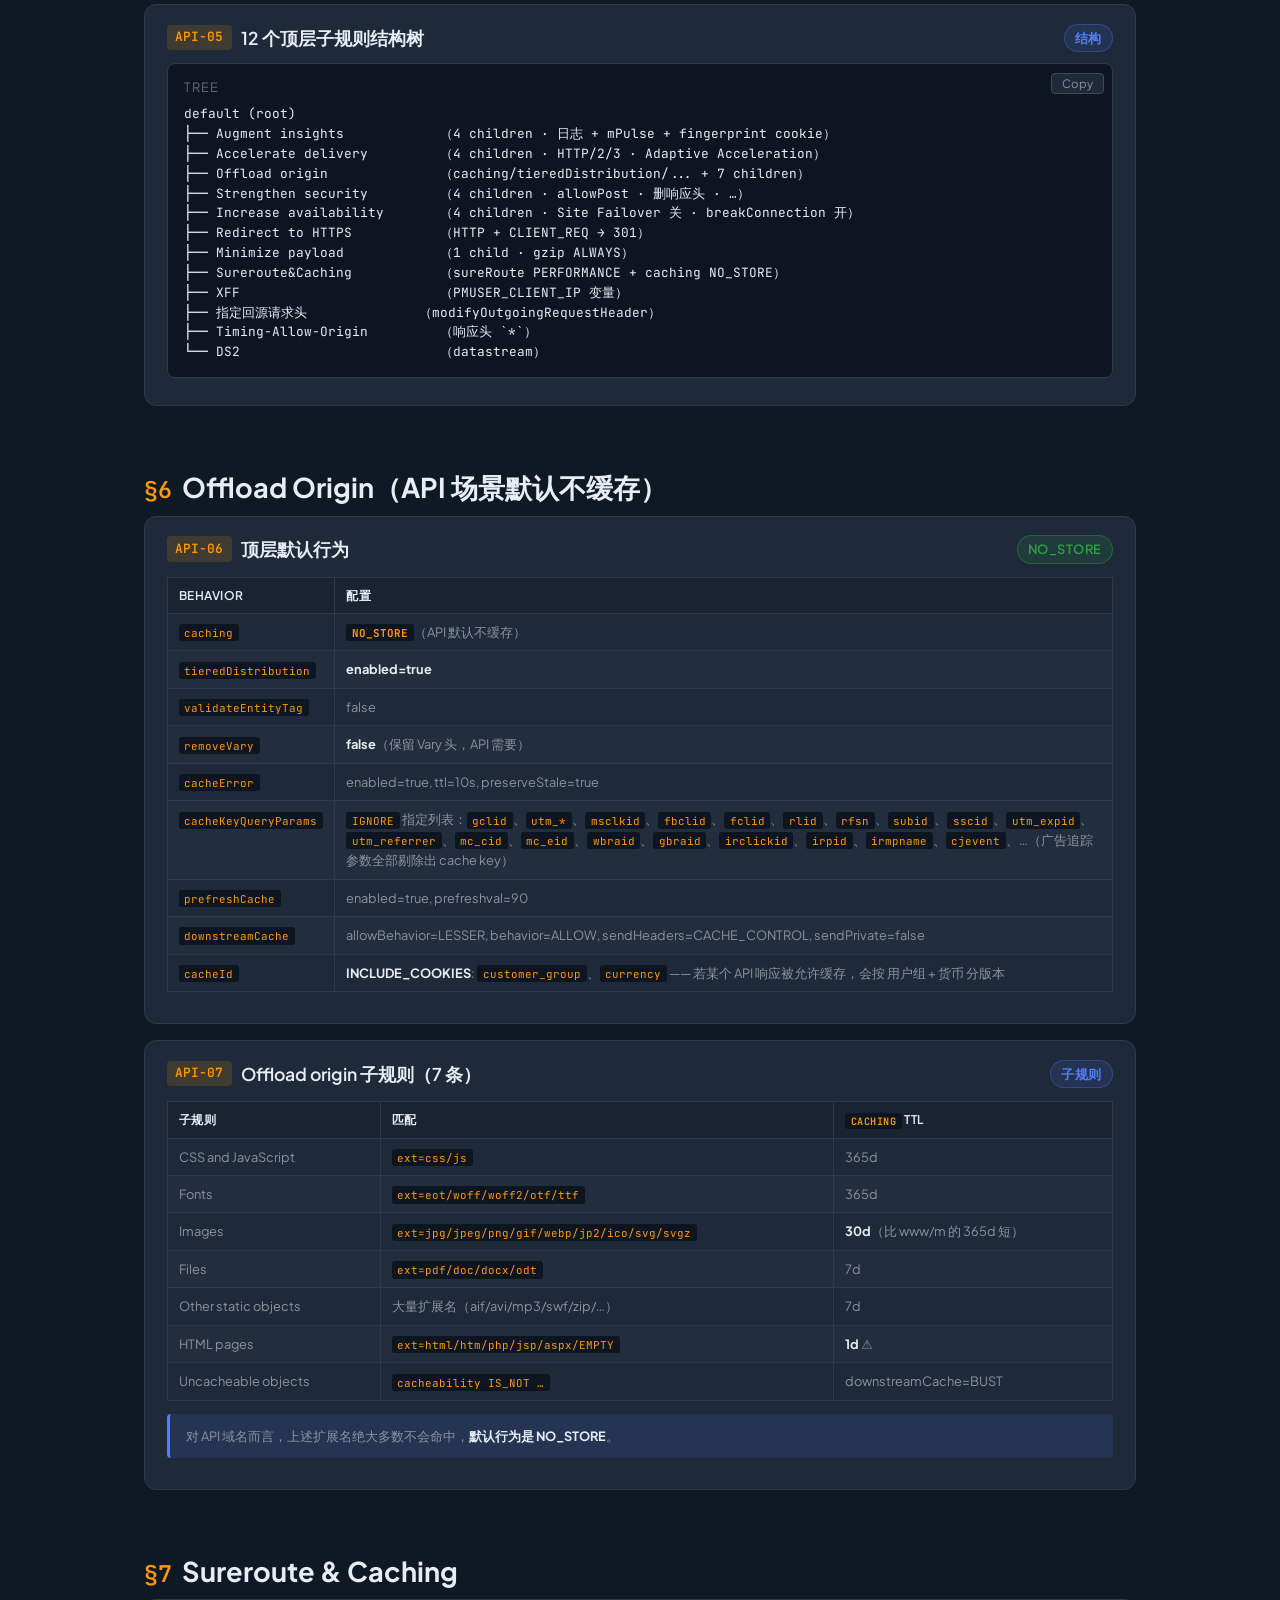
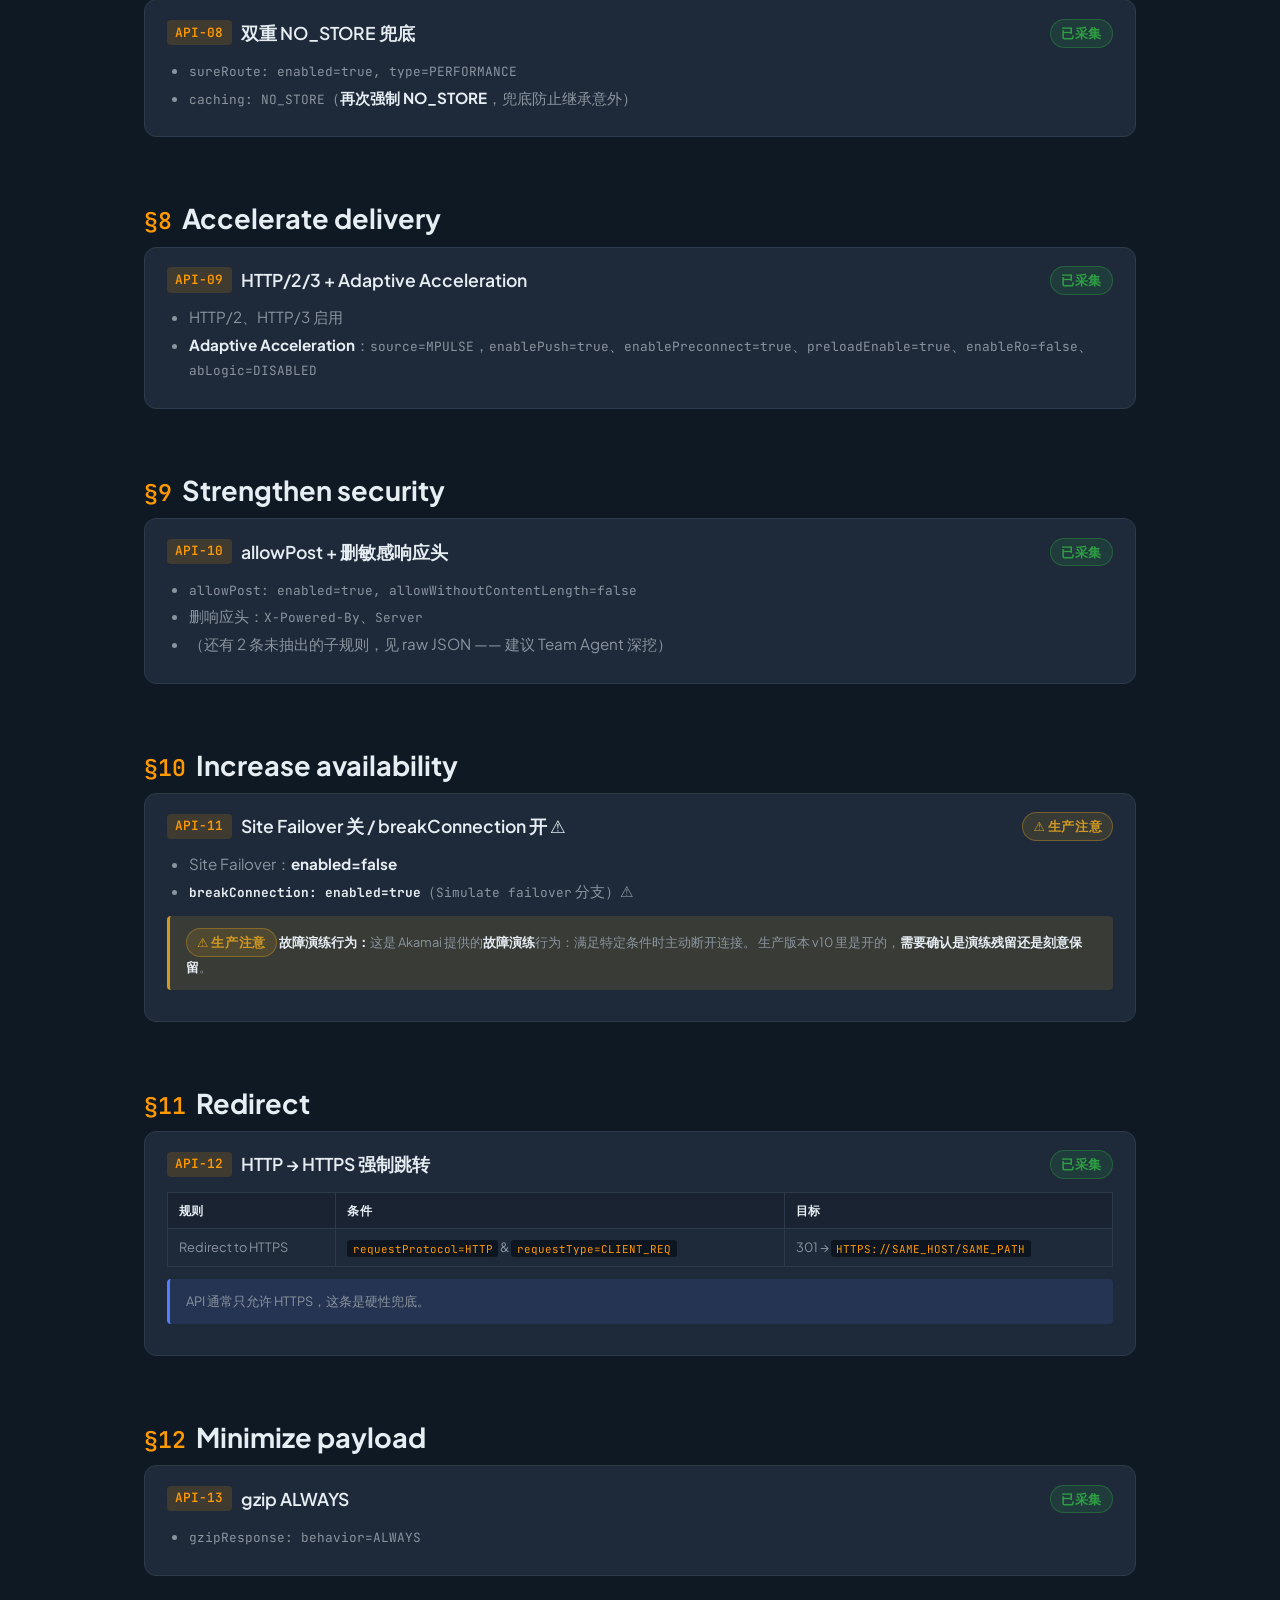
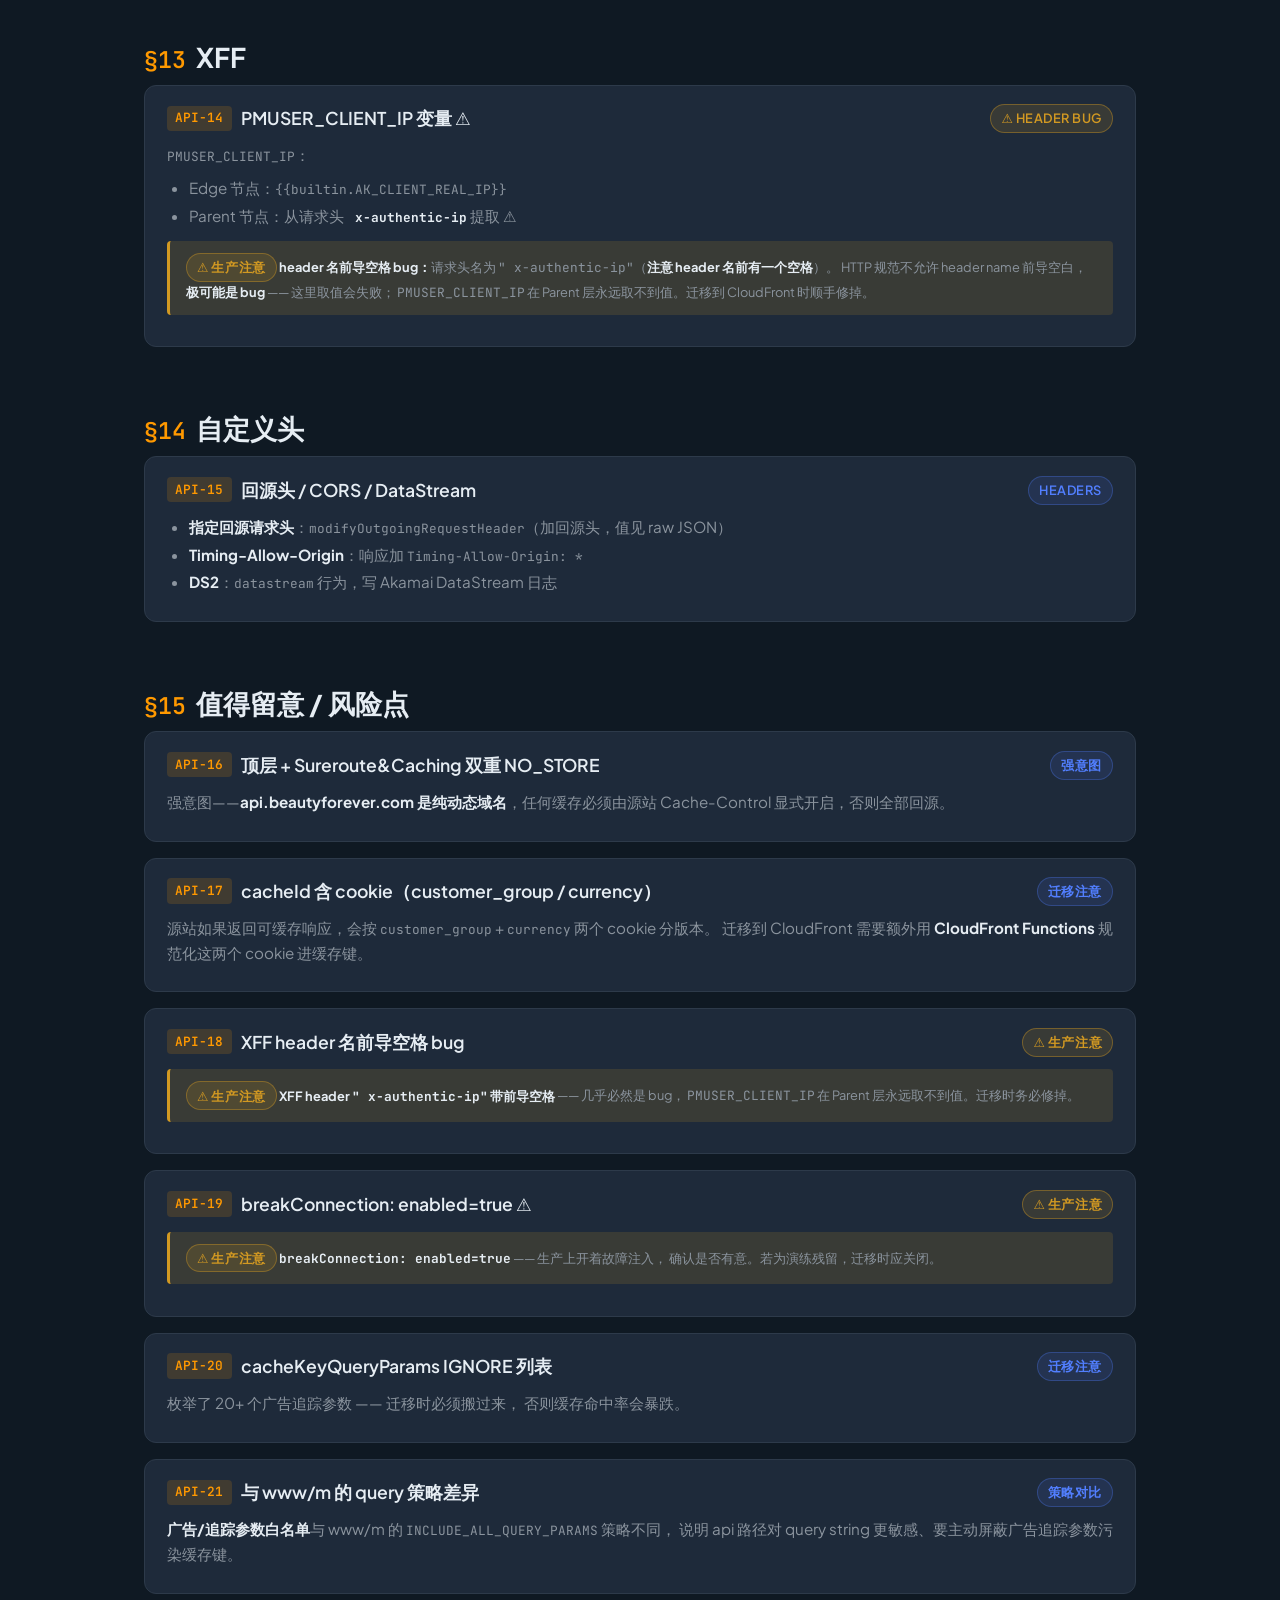
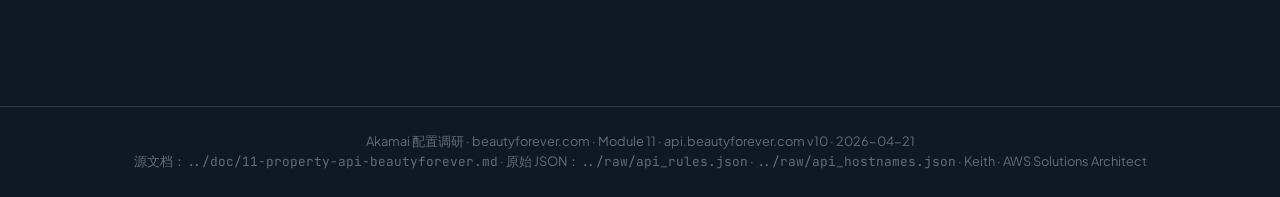
<file: Akamai/html/11-property-api.html>
<!DOCTYPE html>
<html lang="zh-CN">
<head>
  <meta charset="UTF-8" />
  <meta name="viewport" content="width=device-width, initial-scale=1.0" />
  <title>Module 11 · Property api.beautyforever.com v10 — Akamai</title>
  <link rel="preconnect" href="https://fonts.googleapis.com" />
  <link rel="preconnect" href="https://fonts.gstatic.com" crossorigin />
  <link href="https://fonts.googleapis.com/css2?family=Plus+Jakarta+Sans:wght@400;500;600;700;800&family=JetBrains+Mono:wght@400;500&display=swap" rel="stylesheet" />
  <link rel="stylesheet" href="./assets/style.css" />
</head>
<body>
<nav class="topnav">
  <div class="brand"><span class="dot">●</span> Akamai · beautyforever.com</div>
  <div class="nav-links">
    <a href="./index.html">Home</a>
    <a href="./00-account.html">00 Account</a>
    <a href="./10-property-essl.html">10 Property ESSL</a>
    <a href="./11-property-api.html" class="active">11 Property API</a>
    <a href="./20-waf.html">20 WAF</a>
    <a href="./30-domain-www.html">30 Domain www</a>
    <a href="./31-domain-m.html">31 Domain m</a>
    <a href="./32-domain-api.html">32 Domain api</a>
    <a href="./40-ops-verification.html">40 Ops Verify</a>
    <a href="./90-dynamic-static.html">90 Dyn/Static</a>
    <a href="./99-queries.html">99 Queries</a>
  </div>
</nav>

<header class="hero">
  <div class="hero-inner">
    <span class="hero-badge">Module 11 · api.beautyforever.com v10</span>
    <h1>Property · <span class="accent">api.beautyforever.com</span> v10</h1>
    <p class="subtitle">
      承载域名 <code>api.beautyforever.com</code> 的独立 Property。
      回源 AWS ALB (<code>us-east-2</code>) · 默认 <strong>NO_STORE</strong> · 12 个顶层子规则 · XFF 变量 ·
      双重缓存兜底 · 2 个待确认风险点（<code>breakConnection</code> 演练开关 + <code>x-authentic-ip</code> 前导空格 bug）。
    </p>
    <div class="meta">
      <span><strong>承载域名</strong> api</span>
      <span><strong>Product</strong> Fresca (Ion)</span>
      <span><strong>Property ID</strong> prp_956325</span>
      <span><strong>Production</strong> v10</span>
      <span><strong>is_secure</strong> true / Enhanced TLS</span>
    </div>
  </div>
</header>

<main class="container">

  <div style="background: var(--warn-dim); border: 1px solid var(--warn); border-radius: 8px; padding: 16px 20px; margin-bottom: 28px;">
    <div style="color: var(--warn); font-weight: 700; font-size: var(--heading-size); margin-bottom: 8px;">⚠ 2026-04-21 Live Audit · Staging v11 HSTS 待上生产</div>
    <div style="color: var(--text-primary); font-size: var(--body-size); line-height: 1.6;">
      Production 仍为 <strong>v10</strong>，与 <code>raw/api_rules.json</code> 字节级一致 ✅。
      Staging/Latest 已是 <strong>v11</strong>（2026-01-06 激活 STAGING）—— <strong>尚未上生产</strong>。
      唯一变更：default rule 下 <code>httpStrictTransportSecurity</code> 从 <code>enable=false</code> 切到
      <code>enable=true, maxAge=TWO_YEARS, includeSubDomains=true, preload=true, redirect=false</code>，
      与 <code>beautyforever.com_essl</code> v63 是同批次全局 HSTS 加固。
    </div>
  </div>

  <div class="toc">
    <h3>Table of Contents</h3>
    <ul>
      <li><a href="#basic">§1 基本信息</a></li>
      <li><a href="#hostnames">§2 Hostnames</a></li>
      <li><a href="#origin">§3 回源（Default Rule · origin 行为）</a></li>
      <li><a href="#default-extra">§4 顶层 default 额外行为</a></li>
      <li><a href="#ruletree">§5 Rule Tree 顶层（12 个子规则）</a></li>
      <li><a href="#offload">§6 Offload Origin（API 场景默认不缓存）</a></li>
      <li><a href="#sureroute">§7 Sureroute &amp; Caching</a></li>
      <li><a href="#accelerate">§8 Accelerate delivery</a></li>
      <li><a href="#security">§9 Strengthen security</a></li>
      <li><a href="#availability">§10 Increase availability</a></li>
      <li><a href="#redirect">§11 Redirect</a></li>
      <li><a href="#payload">§12 Minimize payload</a></li>
      <li><a href="#xff">§13 XFF</a></li>
      <li><a href="#headers">§14 自定义头</a></li>
      <li><a href="#risks">§15 值得留意 / 风险点</a></li>
    </ul>
  </div>

  <div class="callout">
    <strong>承载域名：</strong><code>api.beautyforever.com</code><br>
    <strong>原始 JSON：</strong><a href="../raw/api_rules.json"><code>raw/api_rules.json</code></a> ·
    <a href="../raw/api_hostnames.json"><code>raw/api_hostnames.json</code></a>
  </div>

  <!-- ============ §1 基本信息 ============ -->
  <section id="basic">
    <h2><span class="chapter-num">§1</span> 基本信息</h2>

    <div class="rule">
      <div class="rule-header">
        <div class="rule-title"><span class="rule-id">API-01</span>Property 元数据</div>
        <span class="badge info">元数据</span>
      </div>
      <div class="rule-body">
        <p>独立 Property（与 www/m 的 <code>beautyforever.com_essl</code> 分开），承载纯 API 域名。</p>
        <table class="tbl">
          <thead><tr><th>字段</th><th>值</th></tr></thead>
          <tbody>
            <tr><td>Property Name</td><td><code>api.beautyforever.com</code></td></tr>
            <tr><td>Property ID</td><td><code>prp_956325</code></td></tr>
            <tr><td>Asset ID</td><td><code>aid_11208151</code></td></tr>
            <tr><td>Account / Contract / Group</td><td><code>act_F-AC-4891758</code> / <code>ctr_V-4GARL4E</code> / <code>grp_230665</code></td></tr>
            <tr><td>Production Version</td><td><strong>10</strong></td></tr>
            <tr><td>Latest Version</td><td>11</td></tr>
            <tr><td>Staging Version</td><td>11</td></tr>
            <tr><td>Product</td><td><strong>Fresca (Ion)</strong></td></tr>
            <tr><td><code>is_secure</code></td><td><strong>true</strong>（Enhanced TLS）</td></tr>
            <tr><td>Rule Format</td><td><code>latest</code></td></tr>
          </tbody>
        </table>
      </div>
    </div>
  </section>

  <!-- ============ §2 Hostnames ============ -->
  <section id="hostnames">
    <h2><span class="chapter-num">§2</span> Hostnames</h2>

    <div class="rule">
      <div class="rule-header">
        <div class="rule-title"><span class="rule-id">API-02</span>单 Hostname · Enhanced TLS</div>
        <span class="badge info">Hostname</span>
      </div>
      <div class="rule-body">
        <table class="tbl">
          <thead><tr><th>CNAME From</th><th>CNAME To</th><th>Edge Hostname ID</th><th>Cert</th></tr></thead>
          <tbody>
            <tr>
              <td><code>api.beautyforever.com</code></td>
              <td><code>api.beautyforever.com.edgekey.net</code></td>
              <td><code>ehn_5406989</code></td>
              <td><code>CPS_MANAGED</code></td>
            </tr>
          </tbody>
        </table>
      </div>
    </div>
  </section>

  <!-- ============ §3 回源 ============ -->
  <section id="origin">
    <h2><span class="chapter-num">§3</span> 回源（Default Rule · origin 行为）</h2>

    <div class="rule">
      <div class="rule-header">
        <div class="rule-title"><span class="rule-id">API-03</span>Origin = AWS ALB（us-east-2）</div>
        <span class="badge pass">已采集</span>
      </div>
      <div class="rule-body">
        <table class="tbl">
          <thead><tr><th>字段</th><th>值</th></tr></thead>
          <tbody>
            <tr><td>originType</td><td><code>CUSTOMER</code></td></tr>
            <tr><td><strong>origin hostname</strong></td><td><strong><code>lq-bf-api-1432573287.us-east-2.elb.amazonaws.com</code></strong></td></tr>
            <tr><td>HTTP 端口</td><td>80</td></tr>
            <tr><td>HTTPS 端口</td><td>443</td></tr>
            <tr><td>Origin SNI</td><td>✅</td></tr>
            <tr><td>verificationMode</td><td><code>CUSTOM</code></td></tr>
            <tr><td>forwardHostHeader</td><td><code>REQUEST_HOST_HEADER</code></td></tr>
            <tr><td>cacheKeyHostname</td><td><code>REQUEST_HOST_HEADER</code></td></tr>
            <tr><td>enableTrueClientIp</td><td>✅</td></tr>
            <tr><td>trueClientIpHeader</td><td><code>True-Client-IP</code></td></tr>
            <tr><td>compress</td><td>✅</td></tr>
          </tbody>
        </table>
        <div class="callout">
          <strong>源站判定：</strong>AWS ALB（<code>*.us-east-2.elb.amazonaws.com</code>），区域
          <strong>us-east-2</strong>，后端是 <strong>API 服务</strong>（从 ALB 名 <code>lq-bf-api-*</code>
          推断；与 www/m 的 Nuxt ALB 解耦）。
        </div>
      </div>
    </div>
  </section>

  <!-- ============ §4 顶层 default 额外行为 ============ -->
  <section id="default-extra">
    <h2><span class="chapter-num">§4</span> 顶层 default 额外行为</h2>

    <div class="rule">
      <div class="rule-header">
        <div class="rule-title"><span class="rule-id">API-04</span>autoDomainValidation（ADV）</div>
        <span class="badge info">ADV</span>
      </div>
      <div class="rule-body">
        <p><code>autoDomainValidation</code>（ADV）：<code>autodv: ""</code> —— 启用自动域名校验（CPS 证书自动续签 DCV）</p>
      </div>
    </div>
  </section>

  <!-- ============ §5 Rule Tree 顶层 ============ -->
  <section id="ruletree">
    <h2><span class="chapter-num">§5</span> Rule Tree 顶层（12 个子规则）</h2>

    <div class="rule">
      <div class="rule-header">
        <div class="rule-title"><span class="rule-id">API-05</span>12 个顶层子规则结构树</div>
        <span class="badge info">结构</span>
      </div>
      <div class="rule-body">
<pre class="code" data-label="tree">default (root)
├── Augment insights            （4 children · 日志 + mPulse + fingerprint cookie）
├── Accelerate delivery         （4 children · HTTP/2/3 · Adaptive Acceleration）
├── Offload origin              （caching/tieredDistribution/... + 7 children）
├── Strengthen security         （4 children · allowPost · 删响应头 · …）
├── Increase availability       （4 children · Site Failover 关 · breakConnection 开）
├── Redirect to HTTPS           （HTTP + CLIENT_REQ → 301）
├── Minimize payload            （1 child · gzip ALWAYS）
├── Sureroute&amp;Caching           （sureRoute PERFORMANCE + caching NO_STORE）
├── XFF                         （PMUSER_CLIENT_IP 变量）
├── 指定回源请求头              （modifyOutgoingRequestHeader）
├── Timing-Allow-Origin         （响应头 `*`）
└── DS2                         （datastream）</pre>
      </div>
    </div>
  </section>

  <!-- ============ §6 Offload Origin ============ -->
  <section id="offload">
    <h2><span class="chapter-num">§6</span> Offload Origin（API 场景默认不缓存）</h2>

    <div class="rule">
      <div class="rule-header">
        <div class="rule-title"><span class="rule-id">API-06</span>顶层默认行为</div>
        <span class="badge pass">NO_STORE</span>
      </div>
      <div class="rule-body">
        <table class="tbl">
          <thead><tr><th>behavior</th><th>配置</th></tr></thead>
          <tbody>
            <tr><td><code>caching</code></td><td><strong><code>NO_STORE</code></strong>（API 默认不缓存）</td></tr>
            <tr><td><code>tieredDistribution</code></td><td><strong>enabled=true</strong></td></tr>
            <tr><td><code>validateEntityTag</code></td><td>false</td></tr>
            <tr><td><code>removeVary</code></td><td><strong>false</strong>（保留 Vary 头，API 需要）</td></tr>
            <tr><td><code>cacheError</code></td><td>enabled=true, ttl=10s, preserveStale=true</td></tr>
            <tr><td><code>cacheKeyQueryParams</code></td><td><code>IGNORE</code> 指定列表：<code>gclid</code>、<code>utm_*</code>、<code>msclkid</code>、<code>fbclid</code>、<code>fclid</code>、<code>rlid</code>、<code>rfsn</code>、<code>subid</code>、<code>sscid</code>、<code>utm_expid</code>、<code>utm_referrer</code>、<code>mc_cid</code>、<code>mc_eid</code>、<code>wbraid</code>、<code>gbraid</code>、<code>irclickid</code>、<code>irpid</code>、<code>irmpname</code>、<code>cjevent</code>、…（广告追踪参数全部剔除出 cache key）</td></tr>
            <tr><td><code>prefreshCache</code></td><td>enabled=true, prefreshval=90</td></tr>
            <tr><td><code>downstreamCache</code></td><td>allowBehavior=LESSER, behavior=ALLOW, sendHeaders=CACHE_CONTROL, sendPrivate=false</td></tr>
            <tr><td><code>cacheId</code></td><td><strong>INCLUDE_COOKIES</strong>: <code>customer_group</code>、<code>currency</code> —— 若某个 API 响应被允许缓存，会按 用户组 + 货币 分版本</td></tr>
          </tbody>
        </table>
      </div>
    </div>

    <div class="rule">
      <div class="rule-header">
        <div class="rule-title"><span class="rule-id">API-07</span>Offload origin 子规则（7 条）</div>
        <span class="badge info">子规则</span>
      </div>
      <div class="rule-body">
        <table class="tbl">
          <thead><tr><th>子规则</th><th>匹配</th><th><code>caching</code> TTL</th></tr></thead>
          <tbody>
            <tr><td>CSS and JavaScript</td><td><code>ext=css/js</code></td><td>365d</td></tr>
            <tr><td>Fonts</td><td><code>ext=eot/woff/woff2/otf/ttf</code></td><td>365d</td></tr>
            <tr><td>Images</td><td><code>ext=jpg/jpeg/png/gif/webp/jp2/ico/svg/svgz</code></td><td><strong>30d</strong>（比 www/m 的 365d 短）</td></tr>
            <tr><td>Files</td><td><code>ext=pdf/doc/docx/odt</code></td><td>7d</td></tr>
            <tr><td>Other static objects</td><td>大量扩展名（aif/avi/mp3/swf/zip/…）</td><td>7d</td></tr>
            <tr><td>HTML pages</td><td><code>ext=html/htm/php/jsp/aspx/EMPTY</code></td><td><strong>1d</strong> ⚠</td></tr>
            <tr><td>Uncacheable objects</td><td><code>cacheability IS_NOT …</code></td><td>downstreamCache=BUST</td></tr>
          </tbody>
        </table>
        <div class="callout">
          对 API 域名而言，上述扩展名绝大多数不会命中，<strong>默认行为是 NO_STORE</strong>。
        </div>
      </div>
    </div>
  </section>

  <!-- ============ §7 Sureroute ============ -->
  <section id="sureroute">
    <h2><span class="chapter-num">§7</span> Sureroute &amp; Caching</h2>

    <div class="rule">
      <div class="rule-header">
        <div class="rule-title"><span class="rule-id">API-08</span>双重 NO_STORE 兜底</div>
        <span class="badge pass">已采集</span>
      </div>
      <div class="rule-body">
        <ul>
          <li><code>sureRoute: enabled=true, type=PERFORMANCE</code></li>
          <li><code>caching: NO_STORE</code>（<strong>再次强制 NO_STORE</strong>，兜底防止继承意外）</li>
        </ul>
      </div>
    </div>
  </section>

  <!-- ============ §8 Accelerate delivery ============ -->
  <section id="accelerate">
    <h2><span class="chapter-num">§8</span> Accelerate delivery</h2>

    <div class="rule">
      <div class="rule-header">
        <div class="rule-title"><span class="rule-id">API-09</span>HTTP/2/3 + Adaptive Acceleration</div>
        <span class="badge pass">已采集</span>
      </div>
      <div class="rule-body">
        <ul>
          <li>HTTP/2、HTTP/3 启用</li>
          <li><strong>Adaptive Acceleration</strong>：<code>source=MPULSE</code>，<code>enablePush=true</code>、<code>enablePreconnect=true</code>、<code>preloadEnable=true</code>、<code>enableRo=false</code>、<code>abLogic=DISABLED</code></li>
        </ul>
      </div>
    </div>
  </section>

  <!-- ============ §9 Strengthen security ============ -->
  <section id="security">
    <h2><span class="chapter-num">§9</span> Strengthen security</h2>

    <div class="rule">
      <div class="rule-header">
        <div class="rule-title"><span class="rule-id">API-10</span>allowPost + 删敏感响应头</div>
        <span class="badge pass">已采集</span>
      </div>
      <div class="rule-body">
        <ul>
          <li><code>allowPost: enabled=true, allowWithoutContentLength=false</code></li>
          <li>删响应头：<code>X-Powered-By</code>、<code>Server</code></li>
          <li>（还有 2 条未抽出的子规则，见 raw JSON —— 建议 Team Agent 深挖）</li>
        </ul>
      </div>
    </div>
  </section>

  <!-- ============ §10 Increase availability ============ -->
  <section id="availability">
    <h2><span class="chapter-num">§10</span> Increase availability</h2>

    <div class="rule">
      <div class="rule-header">
        <div class="rule-title"><span class="rule-id">API-11</span>Site Failover 关 / breakConnection 开 ⚠</div>
        <span class="badge pending">⚠ 生产注意</span>
      </div>
      <div class="rule-body">
        <ul>
          <li>Site Failover：<strong>enabled=false</strong></li>
          <li><strong><code>breakConnection: enabled=true</code></strong>（<code>Simulate failover</code> 分支）⚠</li>
        </ul>
        <div class="callout warn">
          <span class="badge pending">⚠ 生产注意</span>
          <strong>故障演练行为：</strong>这是 Akamai 提供的<strong>故障演练</strong>行为：满足特定条件时主动断开连接。
          生产版本 v10 里是开的，<strong>需要确认是演练残留还是刻意保留</strong>。
        </div>
      </div>
    </div>
  </section>

  <!-- ============ §11 Redirect ============ -->
  <section id="redirect">
    <h2><span class="chapter-num">§11</span> Redirect</h2>

    <div class="rule">
      <div class="rule-header">
        <div class="rule-title"><span class="rule-id">API-12</span>HTTP → HTTPS 强制跳转</div>
        <span class="badge pass">已采集</span>
      </div>
      <div class="rule-body">
        <table class="tbl">
          <thead><tr><th>规则</th><th>条件</th><th>目标</th></tr></thead>
          <tbody>
            <tr>
              <td>Redirect to HTTPS</td>
              <td><code>requestProtocol=HTTP</code> &amp; <code>requestType=CLIENT_REQ</code></td>
              <td>301 → <code>HTTPS://SAME_HOST/SAME_PATH</code></td>
            </tr>
          </tbody>
        </table>
        <div class="callout">
          API 通常只允许 HTTPS，这条是硬性兜底。
        </div>
      </div>
    </div>
  </section>

  <!-- ============ §12 Minimize payload ============ -->
  <section id="payload">
    <h2><span class="chapter-num">§12</span> Minimize payload</h2>

    <div class="rule">
      <div class="rule-header">
        <div class="rule-title"><span class="rule-id">API-13</span>gzip ALWAYS</div>
        <span class="badge pass">已采集</span>
      </div>
      <div class="rule-body">
        <ul>
          <li><code>gzipResponse: behavior=ALWAYS</code></li>
        </ul>
      </div>
    </div>
  </section>

  <!-- ============ §13 XFF ============ -->
  <section id="xff">
    <h2><span class="chapter-num">§13</span> XFF</h2>

    <div class="rule">
      <div class="rule-header">
        <div class="rule-title"><span class="rule-id">API-14</span>PMUSER_CLIENT_IP 变量 ⚠</div>
        <span class="badge pending">⚠ header bug</span>
      </div>
      <div class="rule-body">
        <p><code>PMUSER_CLIENT_IP</code>：</p>
        <ul>
          <li>Edge 节点：<code>{{builtin.AK_CLIENT_REAL_IP}}</code></li>
          <li>Parent 节点：从请求头 <strong><code>&nbsp;x-authentic-ip</code></strong> 提取 ⚠</li>
        </ul>
        <div class="callout warn">
          <span class="badge pending">⚠ 生产注意</span>
          <strong>header 名前导空格 bug：</strong>请求头名为 <code>" x-authentic-ip"</code>（<strong>注意 header 名前有一个空格</strong>）。
          HTTP 规范不允许 header name 前导空白，<strong>极可能是 bug</strong> —— 这里取值会失败；
          <code>PMUSER_CLIENT_IP</code> 在 Parent 层永远取不到值。迁移到 CloudFront 时顺手修掉。
        </div>
      </div>
    </div>
  </section>

  <!-- ============ §14 自定义头 ============ -->
  <section id="headers">
    <h2><span class="chapter-num">§14</span> 自定义头</h2>

    <div class="rule">
      <div class="rule-header">
        <div class="rule-title"><span class="rule-id">API-15</span>回源头 / CORS / DataStream</div>
        <span class="badge info">Headers</span>
      </div>
      <div class="rule-body">
        <ul>
          <li><strong>指定回源请求头</strong>：<code>modifyOutgoingRequestHeader</code>（加回源头，值见 raw JSON）</li>
          <li><strong>Timing-Allow-Origin</strong>：响应加 <code>Timing-Allow-Origin: *</code></li>
          <li><strong>DS2</strong>：<code>datastream</code> 行为，写 Akamai DataStream 日志</li>
        </ul>
      </div>
    </div>
  </section>

  <!-- ============ §15 风险点 ============ -->
  <section id="risks">
    <h2><span class="chapter-num">§15</span> 值得留意 / 风险点</h2>

    <div class="rule">
      <div class="rule-header">
        <div class="rule-title"><span class="rule-id">API-16</span>顶层 + Sureroute&amp;Caching 双重 NO_STORE</div>
        <span class="badge info">强意图</span>
      </div>
      <div class="rule-body">
        <p>
          强意图——<strong>api.beautyforever.com 是纯动态域名</strong>，任何缓存必须由源站
          Cache-Control 显式开启，否则全部回源。
        </p>
      </div>
    </div>

    <div class="rule">
      <div class="rule-header">
        <div class="rule-title"><span class="rule-id">API-17</span>cacheId 含 cookie（customer_group / currency）</div>
        <span class="badge info">迁移注意</span>
      </div>
      <div class="rule-body">
        <p>
          源站如果返回可缓存响应，会按 <code>customer_group</code> + <code>currency</code> 两个 cookie 分版本。
          迁移到 CloudFront 需要额外用 <strong>CloudFront Functions</strong> 规范化这两个 cookie 进缓存键。
        </p>
      </div>
    </div>

    <div class="rule">
      <div class="rule-header">
        <div class="rule-title"><span class="rule-id">API-18</span>XFF header 名前导空格 bug</div>
        <span class="badge pending">⚠ 生产注意</span>
      </div>
      <div class="rule-body">
        <div class="callout warn">
          <span class="badge pending">⚠ 生产注意</span>
          <strong>XFF header <code>" x-authentic-ip"</code> 带前导空格</strong> —— 几乎必然是 bug，
          <code>PMUSER_CLIENT_IP</code> 在 Parent 层永远取不到值。迁移时务必修掉。
        </div>
      </div>
    </div>

    <div class="rule">
      <div class="rule-header">
        <div class="rule-title"><span class="rule-id">API-19</span>breakConnection: enabled=true ⚠</div>
        <span class="badge pending">⚠ 生产注意</span>
      </div>
      <div class="rule-body">
        <div class="callout warn">
          <span class="badge pending">⚠ 生产注意</span>
          <strong><code>breakConnection: enabled=true</code></strong> —— 生产上开着故障注入，
          确认是否有意。若为演练残留，迁移时应关闭。
        </div>
      </div>
    </div>

    <div class="rule">
      <div class="rule-header">
        <div class="rule-title"><span class="rule-id">API-20</span>cacheKeyQueryParams IGNORE 列表</div>
        <span class="badge info">迁移注意</span>
      </div>
      <div class="rule-body">
        <p>
          枚举了 20+ 个广告追踪参数 —— 迁移时必须搬过来，
          否则缓存命中率会暴跌。
        </p>
      </div>
    </div>

    <div class="rule">
      <div class="rule-header">
        <div class="rule-title"><span class="rule-id">API-21</span>与 www/m 的 query 策略差异</div>
        <span class="badge info">策略对比</span>
      </div>
      <div class="rule-body">
        <p>
          <strong>广告/追踪参数白名单</strong>与 www/m 的 <code>INCLUDE_ALL_QUERY_PARAMS</code> 策略不同，
          说明 api 路径对 query string 更敏感、要主动屏蔽广告追踪参数污染缓存键。
        </p>
      </div>
    </div>
  </section>

</main>

<footer class="footer">
  <div>
    Akamai 配置调研 · beautyforever.com · Module 11 · api.beautyforever.com v10 · 2026-04-21<br>
    源文档：<code>../doc/11-property-api-beautyforever.md</code> · 原始 JSON：<code>../raw/api_rules.json</code> · <code>../raw/api_hostnames.json</code> · Keith · AWS Solutions Architect
  </div>
</footer>

<script src="./assets/app.js" defer></script>

</body>
</html>
</file>
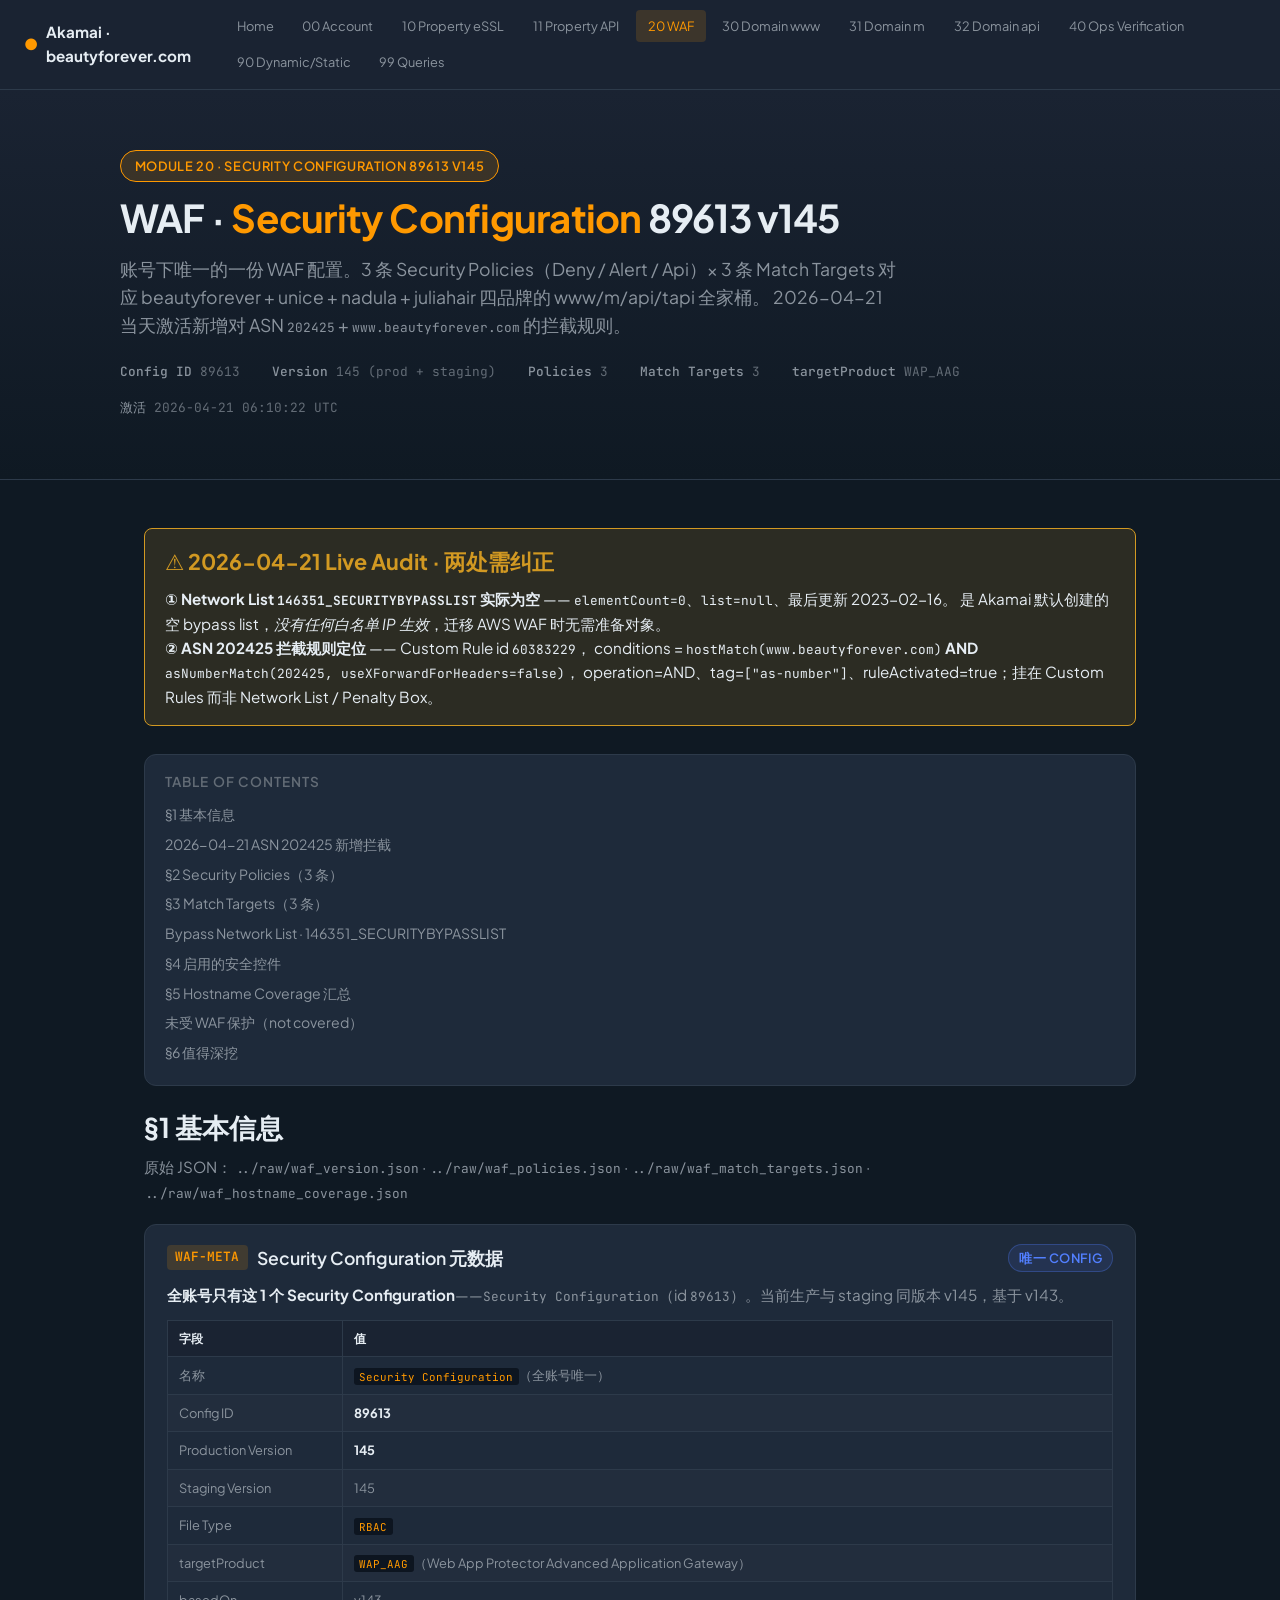
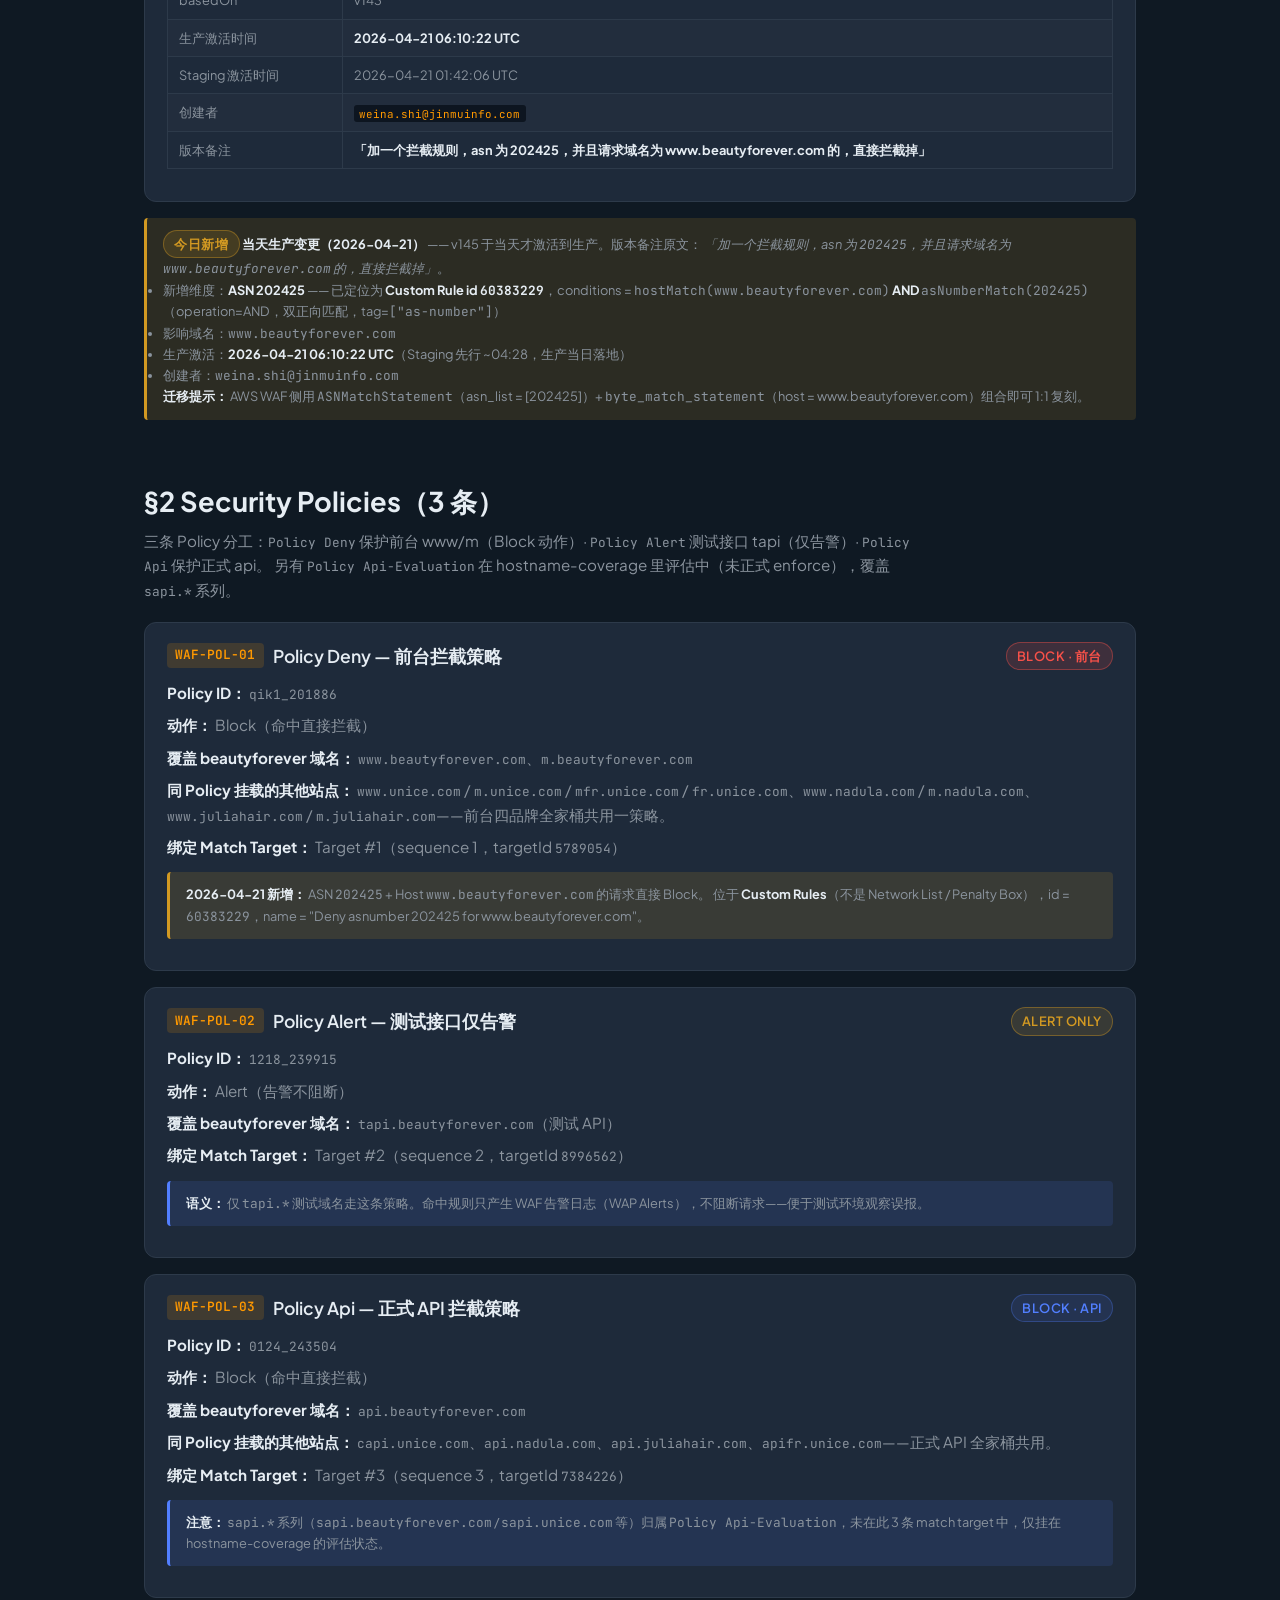
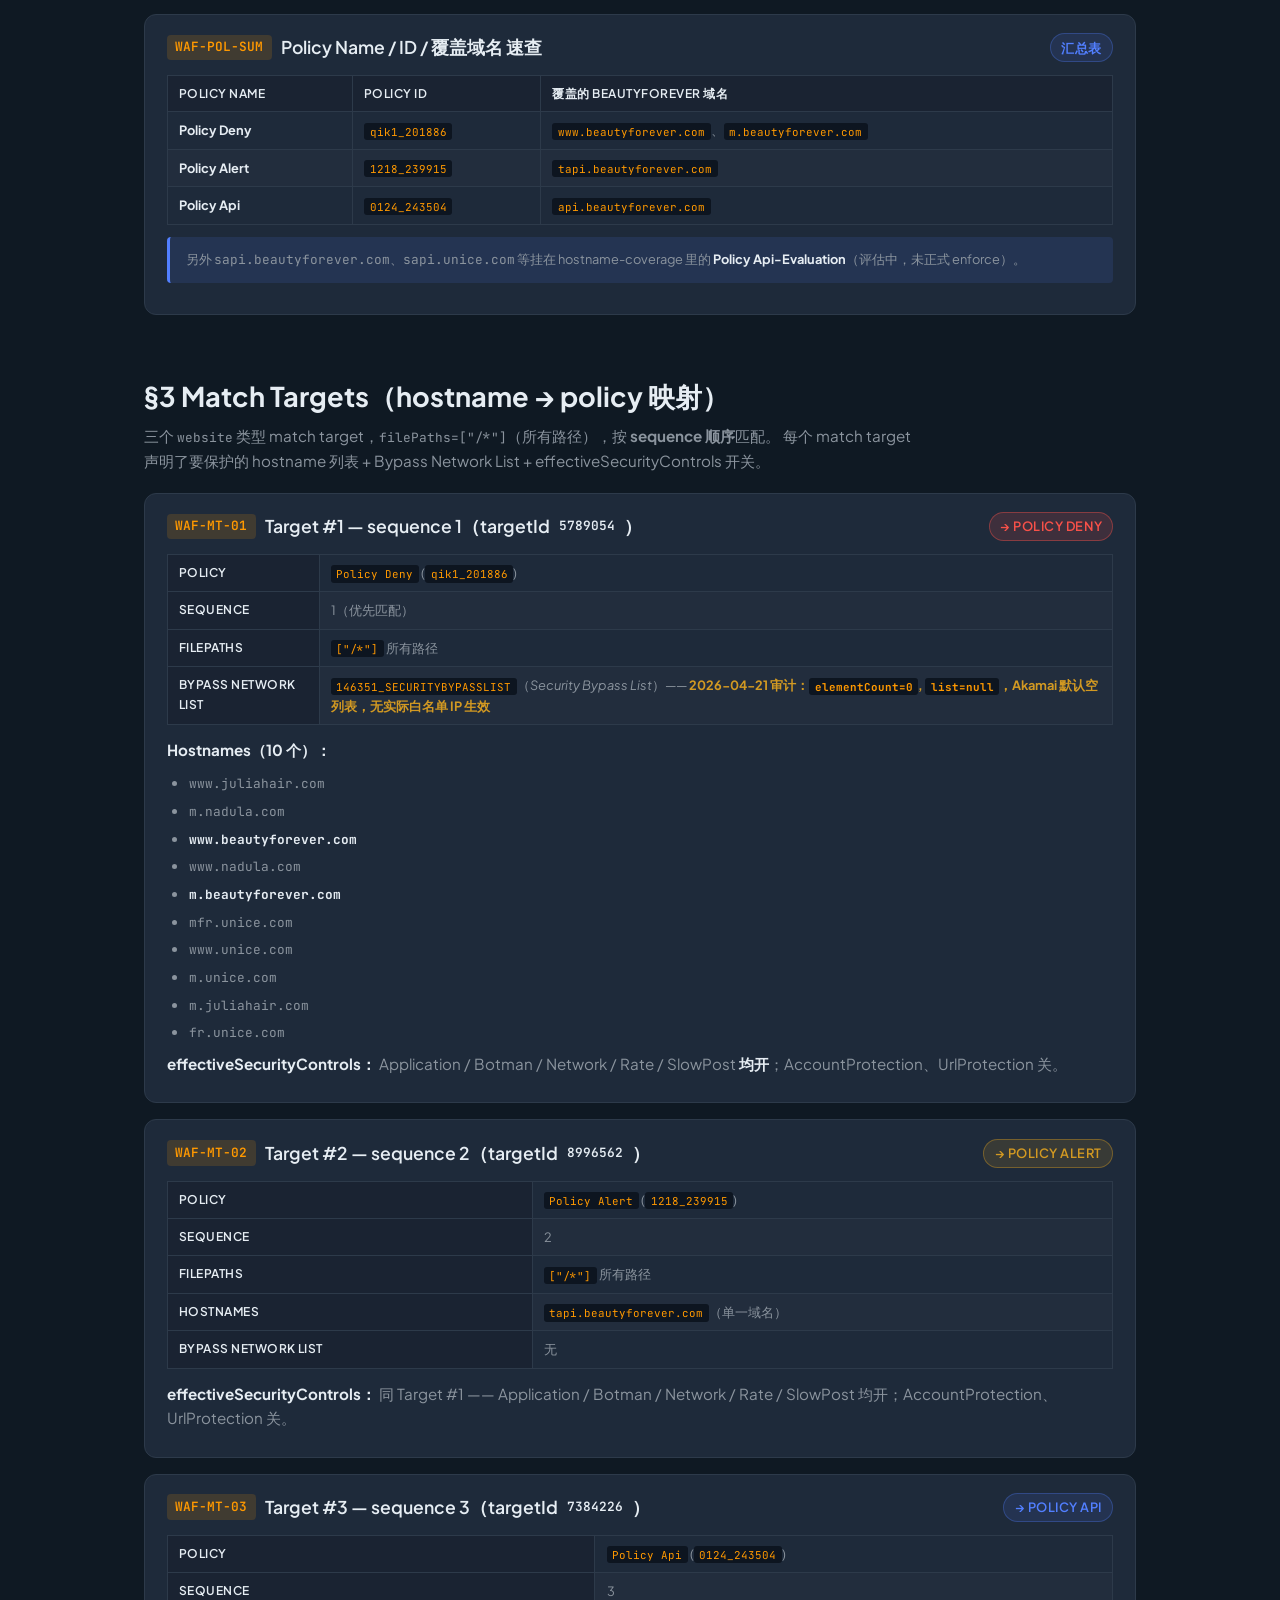
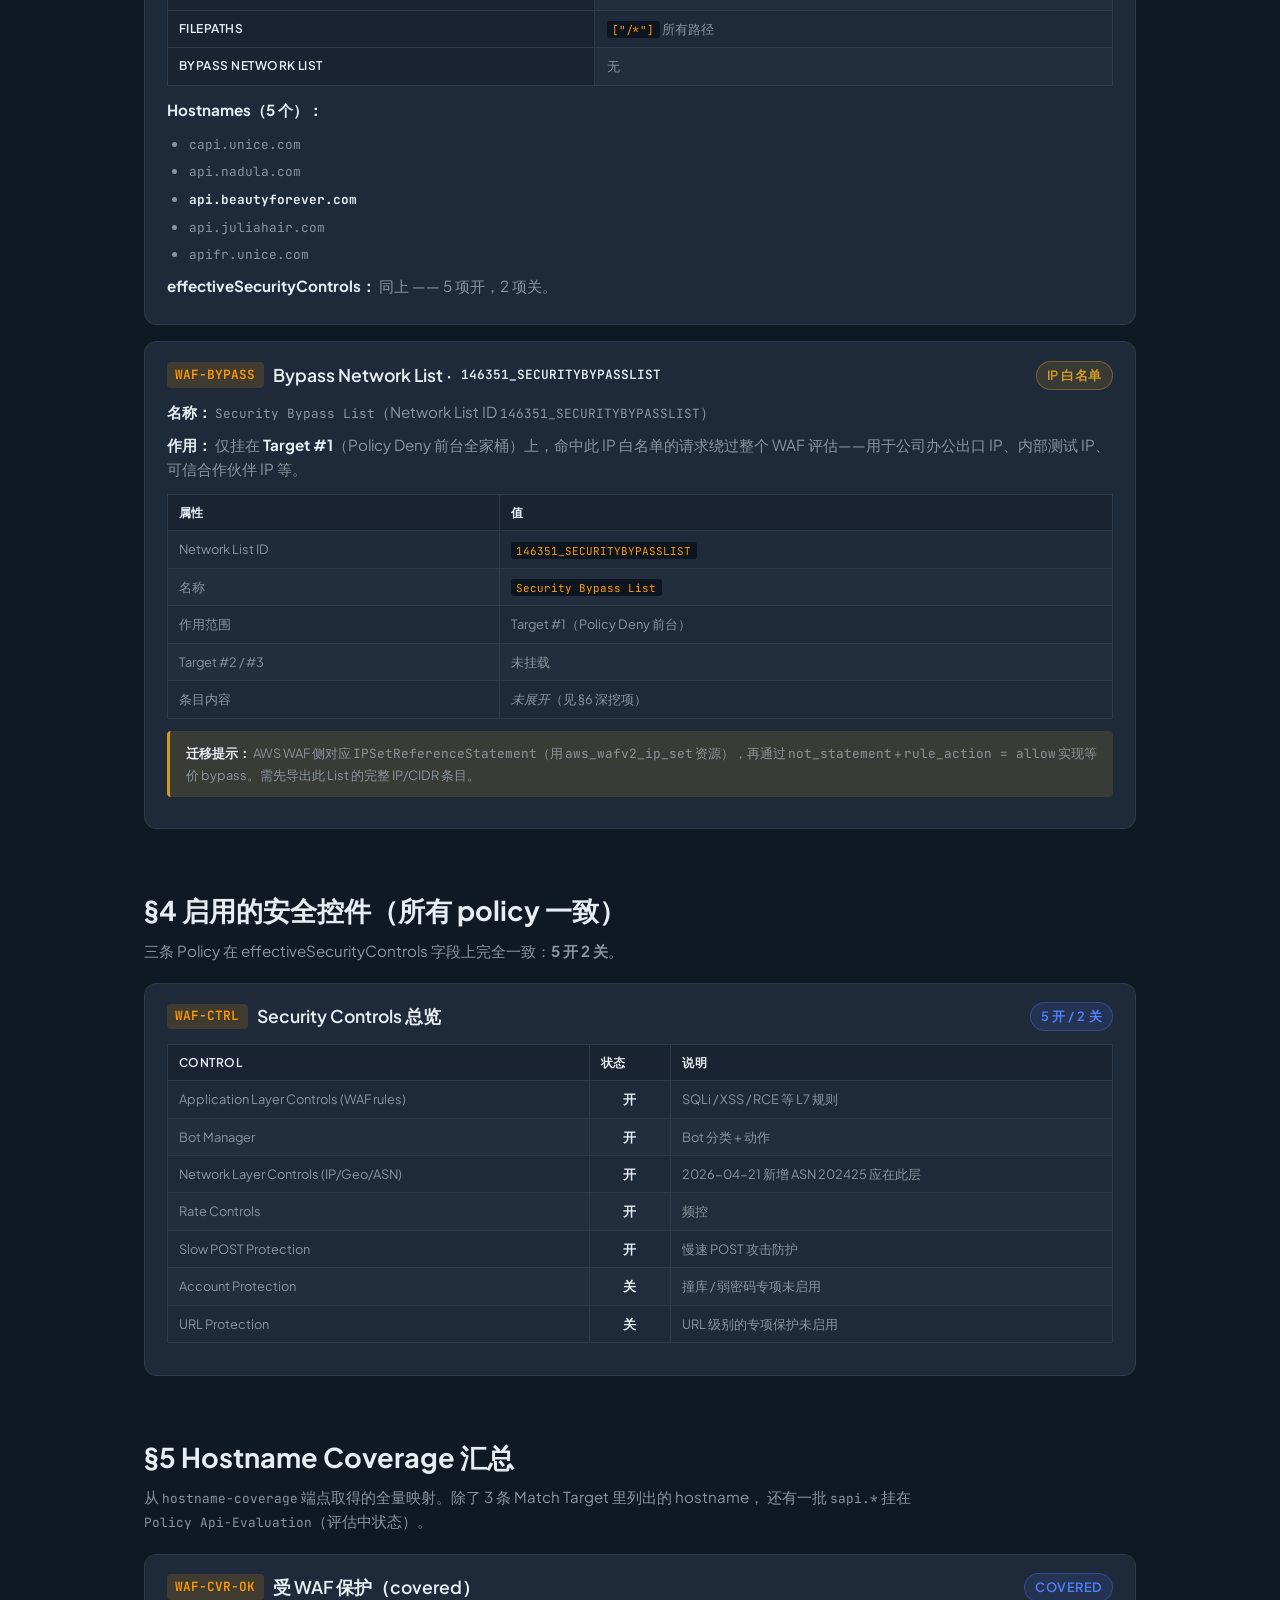
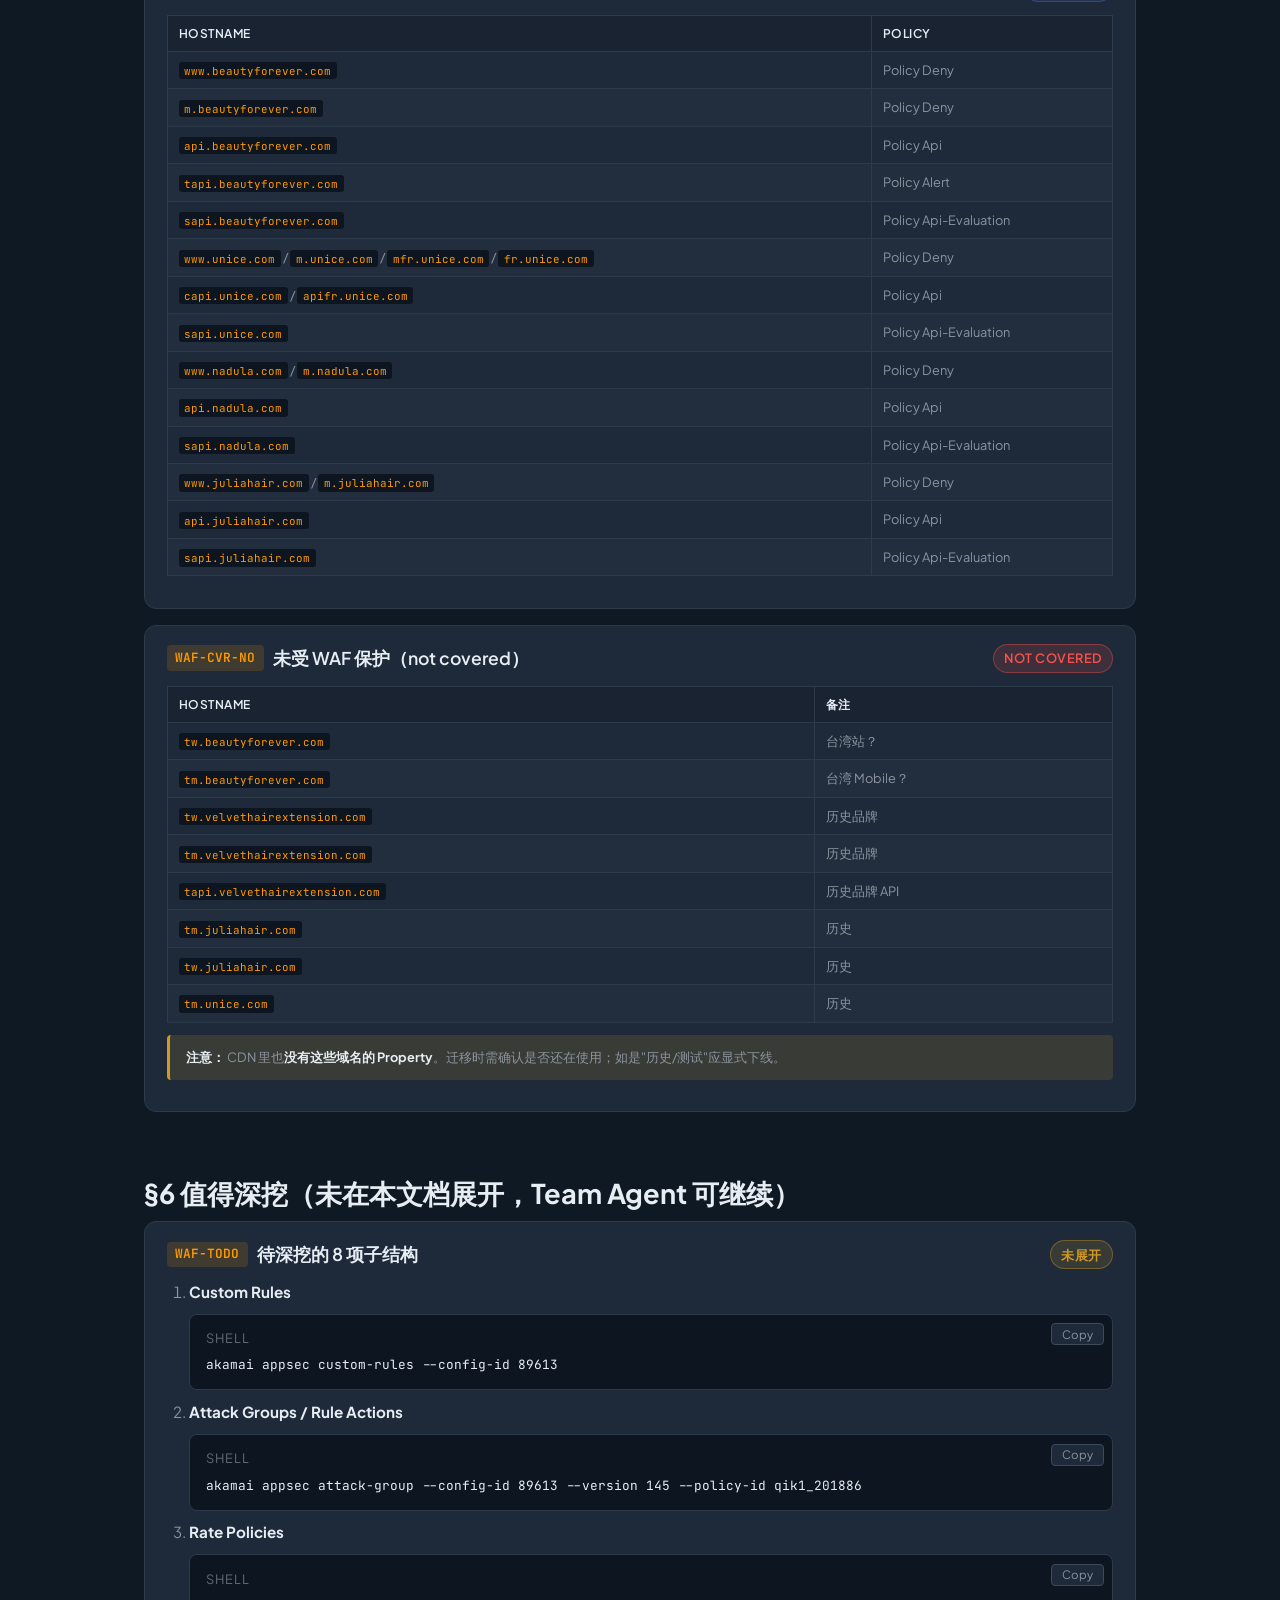
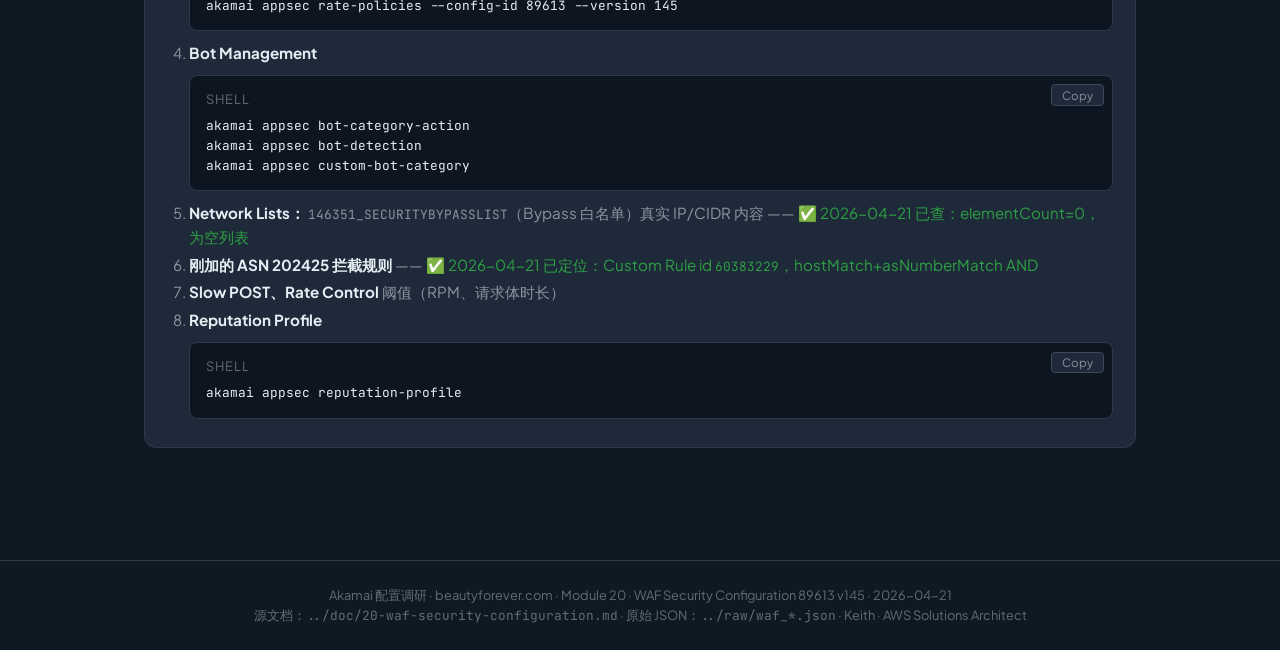
<file: Akamai/html/20-waf.html>
<!DOCTYPE html>
<html lang="zh-CN">
<head>
  <meta charset="UTF-8" />
  <meta name="viewport" content="width=device-width, initial-scale=1.0" />
  <title>Akamai · WAF Security Configuration 89613 v145</title>
  <link rel="preconnect" href="https://fonts.googleapis.com" />
  <link rel="preconnect" href="https://fonts.gstatic.com" crossorigin />
  <link href="https://fonts.googleapis.com/css2?family=Plus+Jakarta+Sans:wght@400;500;600;700;800&family=JetBrains+Mono:wght@400;500&display=swap" rel="stylesheet" />
  <link rel="stylesheet" href="./assets/style.css" />
</head>
<body>
<nav class="topnav">
  <div class="brand"><span class="dot">●</span> Akamai · beautyforever.com</div>
  <div class="nav-links">
    <a href="./index.html">Home</a>
    <a href="./00-account.html">00 Account</a>
    <a href="./10-property-essl.html">10 Property eSSL</a>
    <a href="./11-property-api.html">11 Property API</a>
    <a href="./20-waf.html" class="active">20 WAF</a>
    <a href="./30-domain-www.html">30 Domain www</a>
    <a href="./31-domain-m.html">31 Domain m</a>
    <a href="./32-domain-api.html">32 Domain api</a>
    <a href="./40-ops-verification.html">40 Ops Verification</a>
    <a href="./90-dynamic-static.html">90 Dynamic/Static</a>
    <a href="./99-queries.html">99 Queries</a>
  </div>
</nav>

<header class="hero">
  <div class="hero-inner">
    <span class="hero-badge">Module 20 · Security Configuration 89613 v145</span>
    <h1>WAF · <span class="accent">Security Configuration</span> 89613 v145</h1>
    <p class="subtitle">
      账号下唯一的一份 WAF 配置。3 条 Security Policies（Deny / Alert / Api）× 3 条 Match Targets
      对应 beautyforever + unice + nadula + juliahair 四品牌的 www/m/api/tapi 全家桶。
      2026-04-21 当天激活新增对 ASN <code>202425</code> + <code>www.beautyforever.com</code> 的拦截规则。
    </p>
    <div class="meta">
      <span><strong>Config ID</strong> 89613</span>
      <span><strong>Version</strong> 145 (prod + staging)</span>
      <span><strong>Policies</strong> 3</span>
      <span><strong>Match Targets</strong> 3</span>
      <span><strong>targetProduct</strong> WAP_AAG</span>
      <span><strong>激活</strong> 2026-04-21 06:10:22 UTC</span>
    </div>
  </div>
</header>

<main class="container">

  <div style="background: var(--warn-dim); border: 1px solid var(--warn); border-radius: 8px; padding: 16px 20px; margin-bottom: 28px;">
    <div style="color: var(--warn); font-weight: 700; font-size: var(--heading-size); margin-bottom: 8px;">⚠ 2026-04-21 Live Audit · 两处需纠正</div>
    <div style="color: var(--text-primary); font-size: var(--body-size); line-height: 1.6;">
      <strong>① Network List <code>146351_SECURITYBYPASSLIST</code> 实际为空</strong> ——
      <code>elementCount=0</code>、<code>list=null</code>、最后更新 2023-02-16。
      是 Akamai 默认创建的空 bypass list，<em>没有任何白名单 IP 生效</em>，迁移 AWS WAF 时无需准备对象。
      <br>
      <strong>② ASN 202425 拦截规则定位</strong> —— Custom Rule id <code>60383229</code>，
      conditions = <code>hostMatch(www.beautyforever.com)</code> <strong>AND</strong> <code>asNumberMatch(202425, useXForwardForHeaders=false)</code>，
      operation=AND、tag=<code>["as-number"]</code>、ruleActivated=true；挂在 Custom Rules 而非 Network List / Penalty Box。
    </div>
  </div>

  <div class="toc">
    <h3>Table of Contents</h3>
    <ul>
      <li><a href="#basic">§1 基本信息</a></li>
      <li><a href="#today">2026-04-21 ASN 202425 新增拦截</a></li>
      <li><a href="#policies">§2 Security Policies（3 条）</a></li>
      <li><a href="#match-targets">§3 Match Targets（3 条）</a></li>
      <li><a href="#bypass">Bypass Network List · 146351_SECURITYBYPASSLIST</a></li>
      <li><a href="#controls">§4 启用的安全控件</a></li>
      <li><a href="#coverage">§5 Hostname Coverage 汇总</a></li>
      <li><a href="#uncovered">未受 WAF 保护（not covered）</a></li>
      <li><a href="#deep">§6 值得深挖</a></li>
    </ul>
  </div>

  <!-- ======================================================= -->
  <!-- §1 基本信息 -->
  <!-- ======================================================= -->
  <section id="basic">
    <h2>§1 基本信息</h2>
    <p class="section-intro">
      原始 JSON：
      <code>../raw/waf_version.json</code> ·
      <code>../raw/waf_policies.json</code> ·
      <code>../raw/waf_match_targets.json</code> ·
      <code>../raw/waf_hostname_coverage.json</code>
    </p>

    <div class="rule">
      <div class="rule-header">
        <div class="rule-title"><span class="rule-id">WAF-META</span> Security Configuration 元数据</div>
        <span class="badge info">唯一 config</span>
      </div>
      <div class="rule-body">
        <p><strong>全账号只有这 1 个 Security Configuration</strong>——<code>Security Configuration</code>（id <code>89613</code>）。当前生产与 staging 同版本 v145，基于 v143。</p>
        <table class="tbl">
          <thead><tr><th>字段</th><th>值</th></tr></thead>
          <tbody>
            <tr><td>名称</td><td><code>Security Configuration</code>（全账号唯一）</td></tr>
            <tr><td>Config ID</td><td><strong>89613</strong></td></tr>
            <tr><td>Production Version</td><td><strong>145</strong></td></tr>
            <tr><td>Staging Version</td><td>145</td></tr>
            <tr><td>File Type</td><td><code>RBAC</code></td></tr>
            <tr><td>targetProduct</td><td><code>WAP_AAG</code>（Web App Protector Advanced Application Gateway）</td></tr>
            <tr><td>basedOn</td><td>v143</td></tr>
            <tr><td>生产激活时间</td><td><strong>2026-04-21 06:10:22 UTC</strong></td></tr>
            <tr><td>Staging 激活时间</td><td>2026-04-21 01:42:06 UTC</td></tr>
            <tr><td>创建者</td><td><code>weina.shi@jinmuinfo.com</code></td></tr>
            <tr><td>版本备注</td><td><strong>「加一个拦截规则，asn 为 202425，并且请求域名为 www.beautyforever.com 的，直接拦截掉」</strong></td></tr>
          </tbody>
        </table>
      </div>
    </div>

    <div id="today" class="callout warn">
      <span class="badge pending">今日新增</span>
      <strong>当天生产变更（2026-04-21）</strong> —— v145 于当天才激活到生产。版本备注原文：
      <em>「加一个拦截规则，asn 为 <code>202425</code>，并且请求域名为 <code>www.beautyforever.com</code> 的，直接拦截掉」</em>。
      <ul>
        <li>新增维度：<strong>ASN 202425</strong> —— 已定位为 <strong>Custom Rule id <code>60383229</code></strong>，conditions = <code>hostMatch(www.beautyforever.com)</code> <strong>AND</strong> <code>asNumberMatch(202425)</code>（operation=AND，双正向匹配，tag=<code>["as-number"]</code>）</li>
        <li>影响域名：<code>www.beautyforever.com</code></li>
        <li>生产激活：<strong>2026-04-21 06:10:22 UTC</strong>（Staging 先行 ~04:28，生产当日落地）</li>
        <li>创建者：<code>weina.shi@jinmuinfo.com</code></li>
      </ul>
      <p><strong>迁移提示：</strong> AWS WAF 侧用 <code>ASNMatchStatement</code>（asn_list = [202425]）+ <code>byte_match_statement</code>（host = www.beautyforever.com）组合即可 1:1 复刻。</p>
    </div>
  </section>

  <!-- ======================================================= -->
  <!-- §2 Policies -->
  <!-- ======================================================= -->
  <section id="policies">
    <h2>§2 Security Policies（3 条）</h2>
    <p class="section-intro">
      三条 Policy 分工：<code>Policy Deny</code> 保护前台 www/m（Block 动作）·
      <code>Policy Alert</code> 测试接口 tapi（仅告警）·
      <code>Policy Api</code> 保护正式 api。
      另有 <code>Policy Api-Evaluation</code> 在 hostname-coverage 里评估中（未正式 enforce），覆盖 <code>sapi.*</code> 系列。
    </p>

    <div class="rule">
      <div class="rule-header">
        <div class="rule-title"><span class="rule-id">WAF-POL-01</span> Policy Deny — 前台拦截策略</div>
        <span class="badge fail">Block · 前台</span>
      </div>
      <div class="rule-body">
        <p><strong>Policy ID：</strong> <code>qik1_201886</code></p>
        <p><strong>动作：</strong> Block（命中直接拦截）</p>
        <p><strong>覆盖 beautyforever 域名：</strong> <code>www.beautyforever.com</code>、<code>m.beautyforever.com</code></p>
        <p><strong>同 Policy 挂载的其他站点：</strong> <code>www.unice.com</code> / <code>m.unice.com</code> / <code>mfr.unice.com</code> / <code>fr.unice.com</code>、<code>www.nadula.com</code> / <code>m.nadula.com</code>、<code>www.juliahair.com</code> / <code>m.juliahair.com</code>——前台四品牌全家桶共用一策略。</p>
        <p><strong>绑定 Match Target：</strong> Target #1（sequence 1，targetId <code>5789054</code>）</p>
        <div class="callout warn">
          <strong>2026-04-21 新增：</strong> ASN <code>202425</code> + Host <code>www.beautyforever.com</code> 的请求直接 Block。
          位于 <strong>Custom Rules</strong>（不是 Network List / Penalty Box），id = <code>60383229</code>，name = "Deny asnumber 202425 for www.beautyforever.com"。
        </div>
      </div>
    </div>

    <div class="rule">
      <div class="rule-header">
        <div class="rule-title"><span class="rule-id">WAF-POL-02</span> Policy Alert — 测试接口仅告警</div>
        <span class="badge pending">Alert Only</span>
      </div>
      <div class="rule-body">
        <p><strong>Policy ID：</strong> <code>1218_239915</code></p>
        <p><strong>动作：</strong> Alert（告警不阻断）</p>
        <p><strong>覆盖 beautyforever 域名：</strong> <code>tapi.beautyforever.com</code>（测试 API）</p>
        <p><strong>绑定 Match Target：</strong> Target #2（sequence 2，targetId <code>8996562</code>）</p>
        <div class="callout">
          <strong>语义：</strong> 仅 <code>tapi.*</code> 测试域名走这条策略。命中规则只产生 WAF 告警日志（WAP Alerts），不阻断请求——便于测试环境观察误报。
        </div>
      </div>
    </div>

    <div class="rule">
      <div class="rule-header">
        <div class="rule-title"><span class="rule-id">WAF-POL-03</span> Policy Api — 正式 API 拦截策略</div>
        <span class="badge info">Block · API</span>
      </div>
      <div class="rule-body">
        <p><strong>Policy ID：</strong> <code>0124_243504</code></p>
        <p><strong>动作：</strong> Block（命中直接拦截）</p>
        <p><strong>覆盖 beautyforever 域名：</strong> <code>api.beautyforever.com</code></p>
        <p><strong>同 Policy 挂载的其他站点：</strong> <code>capi.unice.com</code>、<code>api.nadula.com</code>、<code>api.juliahair.com</code>、<code>apifr.unice.com</code>——正式 API 全家桶共用。</p>
        <p><strong>绑定 Match Target：</strong> Target #3（sequence 3，targetId <code>7384226</code>）</p>
        <div class="callout">
          <strong>注意：</strong> <code>sapi.*</code> 系列（<code>sapi.beautyforever.com</code> / <code>sapi.unice.com</code> 等）归属 <code>Policy Api-Evaluation</code>，未在此 3 条 match target 中，仅挂在 hostname-coverage 的评估状态。
        </div>
      </div>
    </div>

    <div class="rule">
      <div class="rule-header">
        <div class="rule-title"><span class="rule-id">WAF-POL-SUM</span> Policy Name / ID / 覆盖域名 速查</div>
        <span class="badge info">汇总表</span>
      </div>
      <div class="rule-body">
        <table class="tbl">
          <thead><tr><th>Policy Name</th><th>Policy ID</th><th>覆盖的 beautyforever 域名</th></tr></thead>
          <tbody>
            <tr><td><strong>Policy Deny</strong></td><td><code>qik1_201886</code></td><td><code>www.beautyforever.com</code>、<code>m.beautyforever.com</code></td></tr>
            <tr><td><strong>Policy Alert</strong></td><td><code>1218_239915</code></td><td><code>tapi.beautyforever.com</code></td></tr>
            <tr><td><strong>Policy Api</strong></td><td><code>0124_243504</code></td><td><code>api.beautyforever.com</code></td></tr>
          </tbody>
        </table>
        <div class="callout">
          另外 <code>sapi.beautyforever.com</code>、<code>sapi.unice.com</code> 等挂在 hostname-coverage 里的 <strong>Policy Api-Evaluation</strong>（评估中，未正式 enforce）。
        </div>
      </div>
    </div>
  </section>

  <!-- ======================================================= -->
  <!-- §3 Match Targets -->
  <!-- ======================================================= -->
  <section id="match-targets">
    <h2>§3 Match Targets（hostname → policy 映射）</h2>
    <p class="section-intro">
      三个 <code>website</code> 类型 match target，<code>filePaths=["/*"]</code>（所有路径），按 <strong>sequence 顺序</strong>匹配。
      每个 match target 声明了要保护的 hostname 列表 + Bypass Network List + effectiveSecurityControls 开关。
    </p>

    <div class="rule">
      <div class="rule-header">
        <div class="rule-title"><span class="rule-id">WAF-MT-01</span> Target #1 — sequence 1（targetId <code>5789054</code>）</div>
        <span class="badge fail">→ Policy Deny</span>
      </div>
      <div class="rule-body">
        <table class="tbl">
          <tbody>
            <tr><th>Policy</th><td><code>Policy Deny</code> (<code>qik1_201886</code>)</td></tr>
            <tr><th>sequence</th><td>1（优先匹配）</td></tr>
            <tr><th>filePaths</th><td><code>["/*"]</code> 所有路径</td></tr>
            <tr><th>Bypass Network List</th><td><code>146351_SECURITYBYPASSLIST</code>（<em>Security Bypass List</em>）—— <strong style="color:var(--warn)">2026-04-21 审计：<code>elementCount=0</code>, <code>list=null</code>，Akamai 默认空列表，无实际白名单 IP 生效</strong></td></tr>
          </tbody>
        </table>
        <p><strong>Hostnames（10 个）：</strong></p>
        <ul>
          <li><code>www.juliahair.com</code></li>
          <li><code>m.nadula.com</code></li>
          <li><strong><code>www.beautyforever.com</code></strong></li>
          <li><code>www.nadula.com</code></li>
          <li><strong><code>m.beautyforever.com</code></strong></li>
          <li><code>mfr.unice.com</code></li>
          <li><code>www.unice.com</code></li>
          <li><code>m.unice.com</code></li>
          <li><code>m.juliahair.com</code></li>
          <li><code>fr.unice.com</code></li>
        </ul>
        <p><strong>effectiveSecurityControls：</strong> Application / Botman / Network / Rate / SlowPost <strong>均开</strong>；AccountProtection、UrlProtection 关。</p>
      </div>
    </div>

    <div class="rule">
      <div class="rule-header">
        <div class="rule-title"><span class="rule-id">WAF-MT-02</span> Target #2 — sequence 2（targetId <code>8996562</code>）</div>
        <span class="badge pending">→ Policy Alert</span>
      </div>
      <div class="rule-body">
        <table class="tbl">
          <tbody>
            <tr><th>Policy</th><td><code>Policy Alert</code> (<code>1218_239915</code>)</td></tr>
            <tr><th>sequence</th><td>2</td></tr>
            <tr><th>filePaths</th><td><code>["/*"]</code> 所有路径</td></tr>
            <tr><th>Hostnames</th><td><code>tapi.beautyforever.com</code>（单一域名）</td></tr>
            <tr><th>Bypass Network List</th><td>无</td></tr>
          </tbody>
        </table>
        <p><strong>effectiveSecurityControls：</strong> 同 Target #1 —— Application / Botman / Network / Rate / SlowPost 均开；AccountProtection、UrlProtection 关。</p>
      </div>
    </div>

    <div class="rule">
      <div class="rule-header">
        <div class="rule-title"><span class="rule-id">WAF-MT-03</span> Target #3 — sequence 3（targetId <code>7384226</code>）</div>
        <span class="badge info">→ Policy Api</span>
      </div>
      <div class="rule-body">
        <table class="tbl">
          <tbody>
            <tr><th>Policy</th><td><code>Policy Api</code> (<code>0124_243504</code>)</td></tr>
            <tr><th>sequence</th><td>3</td></tr>
            <tr><th>filePaths</th><td><code>["/*"]</code> 所有路径</td></tr>
            <tr><th>Bypass Network List</th><td>无</td></tr>
          </tbody>
        </table>
        <p><strong>Hostnames（5 个）：</strong></p>
        <ul>
          <li><code>capi.unice.com</code></li>
          <li><code>api.nadula.com</code></li>
          <li><strong><code>api.beautyforever.com</code></strong></li>
          <li><code>api.juliahair.com</code></li>
          <li><code>apifr.unice.com</code></li>
        </ul>
        <p><strong>effectiveSecurityControls：</strong> 同上 —— 5 项开，2 项关。</p>
      </div>
    </div>

    <!-- Bypass Network List -->
    <div id="bypass" class="rule">
      <div class="rule-header">
        <div class="rule-title"><span class="rule-id">WAF-BYPASS</span> Bypass Network List · <code>146351_SECURITYBYPASSLIST</code></div>
        <span class="badge pending">IP 白名单</span>
      </div>
      <div class="rule-body">
        <p><strong>名称：</strong> <code>Security Bypass List</code>（Network List ID <code>146351_SECURITYBYPASSLIST</code>）</p>
        <p><strong>作用：</strong> 仅挂在 <strong>Target #1</strong>（Policy Deny 前台全家桶）上，命中此 IP 白名单的请求绕过整个 WAF 评估——用于公司办公出口 IP、内部测试 IP、可信合作伙伴 IP 等。</p>
        <table class="tbl">
          <thead><tr><th>属性</th><th>值</th></tr></thead>
          <tbody>
            <tr><td>Network List ID</td><td><code>146351_SECURITYBYPASSLIST</code></td></tr>
            <tr><td>名称</td><td><code>Security Bypass List</code></td></tr>
            <tr><td>作用范围</td><td>Target #1（Policy Deny 前台）</td></tr>
            <tr><td>Target #2 / #3</td><td>未挂载</td></tr>
            <tr><td>条目内容</td><td><em>未展开</em>（见 §6 深挖项）</td></tr>
          </tbody>
        </table>
        <div class="callout warn">
          <strong>迁移提示：</strong> AWS WAF 侧对应 <code>IPSetReferenceStatement</code>（用 <code>aws_wafv2_ip_set</code> 资源），再通过 <code>not_statement</code> + <code>rule_action = allow</code> 实现等价 bypass。需先导出此 List 的完整 IP/CIDR 条目。
        </div>
      </div>
    </div>
  </section>

  <!-- ======================================================= -->
  <!-- §4 启用的安全控件 -->
  <!-- ======================================================= -->
  <section id="controls">
    <h2>§4 启用的安全控件（所有 policy 一致）</h2>
    <p class="section-intro">
      三条 Policy 在 effectiveSecurityControls 字段上完全一致：<strong>5 开 2 关</strong>。
    </p>

    <div class="rule">
      <div class="rule-header">
        <div class="rule-title"><span class="rule-id">WAF-CTRL</span> Security Controls 总览</div>
        <span class="badge info">5 开 / 2 关</span>
      </div>
      <div class="rule-body">
        <table class="tbl">
          <thead><tr><th>Control</th><th>状态</th><th>说明</th></tr></thead>
          <tbody>
            <tr><td>Application Layer Controls (WAF rules)</td><td style="text-align:center;color:var(--success)"><strong>开</strong></td><td>SQLi / XSS / RCE 等 L7 规则</td></tr>
            <tr><td>Bot Manager</td><td style="text-align:center;color:var(--success)"><strong>开</strong></td><td>Bot 分类 + 动作</td></tr>
            <tr><td>Network Layer Controls (IP/Geo/ASN)</td><td style="text-align:center;color:var(--success)"><strong>开</strong></td><td>2026-04-21 新增 ASN 202425 应在此层</td></tr>
            <tr><td>Rate Controls</td><td style="text-align:center;color:var(--success)"><strong>开</strong></td><td>频控</td></tr>
            <tr><td>Slow POST Protection</td><td style="text-align:center;color:var(--success)"><strong>开</strong></td><td>慢速 POST 攻击防护</td></tr>
            <tr><td>Account Protection</td><td style="text-align:center;color:var(--warn)"><strong>关</strong></td><td>撞库 / 弱密码专项未启用</td></tr>
            <tr><td>URL Protection</td><td style="text-align:center;color:var(--warn)"><strong>关</strong></td><td>URL 级别的专项保护未启用</td></tr>
          </tbody>
        </table>
      </div>
    </div>
  </section>

  <!-- ======================================================= -->
  <!-- §5 Hostname Coverage -->
  <!-- ======================================================= -->
  <section id="coverage">
    <h2>§5 Hostname Coverage 汇总</h2>
    <p class="section-intro">
      从 <code>hostname-coverage</code> 端点取得的全量映射。除了 3 条 Match Target 里列出的 hostname，
      还有一批 <code>sapi.*</code> 挂在 <code>Policy Api-Evaluation</code>（评估中状态）。
    </p>

    <div class="rule">
      <div class="rule-header">
        <div class="rule-title"><span class="rule-id">WAF-CVR-OK</span> 受 WAF 保护（covered）</div>
        <span class="badge info">Covered</span>
      </div>
      <div class="rule-body">
        <table class="tbl">
          <thead><tr><th>Hostname</th><th>Policy</th></tr></thead>
          <tbody>
            <tr><td><code>www.beautyforever.com</code></td><td>Policy Deny</td></tr>
            <tr><td><code>m.beautyforever.com</code></td><td>Policy Deny</td></tr>
            <tr><td><code>api.beautyforever.com</code></td><td>Policy Api</td></tr>
            <tr><td><code>tapi.beautyforever.com</code></td><td>Policy Alert</td></tr>
            <tr><td><code>sapi.beautyforever.com</code></td><td>Policy Api-Evaluation</td></tr>
            <tr><td><code>www.unice.com</code> / <code>m.unice.com</code> / <code>mfr.unice.com</code> / <code>fr.unice.com</code></td><td>Policy Deny</td></tr>
            <tr><td><code>capi.unice.com</code> / <code>apifr.unice.com</code></td><td>Policy Api</td></tr>
            <tr><td><code>sapi.unice.com</code></td><td>Policy Api-Evaluation</td></tr>
            <tr><td><code>www.nadula.com</code> / <code>m.nadula.com</code></td><td>Policy Deny</td></tr>
            <tr><td><code>api.nadula.com</code></td><td>Policy Api</td></tr>
            <tr><td><code>sapi.nadula.com</code></td><td>Policy Api-Evaluation</td></tr>
            <tr><td><code>www.juliahair.com</code> / <code>m.juliahair.com</code></td><td>Policy Deny</td></tr>
            <tr><td><code>api.juliahair.com</code></td><td>Policy Api</td></tr>
            <tr><td><code>sapi.juliahair.com</code></td><td>Policy Api-Evaluation</td></tr>
          </tbody>
        </table>
      </div>
    </div>

    <div id="uncovered" class="rule">
      <div class="rule-header">
        <div class="rule-title"><span class="rule-id">WAF-CVR-NO</span> 未受 WAF 保护（not covered）</div>
        <span class="badge fail">Not Covered</span>
      </div>
      <div class="rule-body">
        <table class="tbl">
          <thead><tr><th>Hostname</th><th>备注</th></tr></thead>
          <tbody>
            <tr><td><code>tw.beautyforever.com</code></td><td>台湾站？</td></tr>
            <tr><td><code>tm.beautyforever.com</code></td><td>台湾 Mobile？</td></tr>
            <tr><td><code>tw.velvethairextension.com</code></td><td>历史品牌</td></tr>
            <tr><td><code>tm.velvethairextension.com</code></td><td>历史品牌</td></tr>
            <tr><td><code>tapi.velvethairextension.com</code></td><td>历史品牌 API</td></tr>
            <tr><td><code>tm.juliahair.com</code></td><td>历史</td></tr>
            <tr><td><code>tw.juliahair.com</code></td><td>历史</td></tr>
            <tr><td><code>tm.unice.com</code></td><td>历史</td></tr>
          </tbody>
        </table>
        <div class="callout warn">
          <strong>注意：</strong> CDN 里也<strong>没有这些域名的 Property</strong>。迁移时需确认是否还在使用；如是"历史/测试"应显式下线。
        </div>
      </div>
    </div>
  </section>

  <!-- ======================================================= -->
  <!-- §6 深挖 -->
  <!-- ======================================================= -->
  <section id="deep">
    <h2>§6 值得深挖（未在本文档展开，Team Agent 可继续）</h2>

    <div class="rule">
      <div class="rule-header">
        <div class="rule-title"><span class="rule-id">WAF-TODO</span> 待深挖的 8 项子结构</div>
        <span class="badge pending">未展开</span>
      </div>
      <div class="rule-body">
        <ol>
          <li>
            <strong>Custom Rules</strong>
            <pre class="code" data-label="shell">akamai appsec custom-rules --config-id 89613</pre>
          </li>
          <li>
            <strong>Attack Groups / Rule Actions</strong>
            <pre class="code" data-label="shell">akamai appsec attack-group --config-id 89613 --version 145 --policy-id qik1_201886</pre>
          </li>
          <li>
            <strong>Rate Policies</strong>
            <pre class="code" data-label="shell">akamai appsec rate-policies --config-id 89613 --version 145</pre>
          </li>
          <li>
            <strong>Bot Management</strong>
            <pre class="code" data-label="shell">akamai appsec bot-category-action
akamai appsec bot-detection
akamai appsec custom-bot-category</pre>
          </li>
          <li>
            <strong>Network Lists：</strong> <code>146351_SECURITYBYPASSLIST</code>（Bypass 白名单）真实 IP/CIDR 内容 —— <span style="color:var(--pass)">✅ 2026-04-21 已查：elementCount=0，为空列表</span>
          </li>
          <li>
            <strong>刚加的 ASN 202425 拦截规则</strong> —— <span style="color:var(--pass)">✅ 2026-04-21 已定位：Custom Rule id <code>60383229</code>，hostMatch+asNumberMatch AND</span>
          </li>
          <li>
            <strong>Slow POST、Rate Control</strong> 阈值（RPM、请求体时长）
          </li>
          <li>
            <strong>Reputation Profile</strong>
            <pre class="code" data-label="shell">akamai appsec reputation-profile</pre>
          </li>
        </ol>
      </div>
    </div>
  </section>

</main>

<footer class="footer">
  <div>
    Akamai 配置调研 · beautyforever.com · Module 20 · WAF Security Configuration 89613 v145 · 2026-04-21<br>
    源文档：<code>../doc/20-waf-security-configuration.md</code> · 原始 JSON：<code>../raw/waf_*.json</code> · Keith · AWS Solutions Architect
  </div>
</footer>

<script src="./assets/app.js" defer></script>
</body>
</html>
</file>
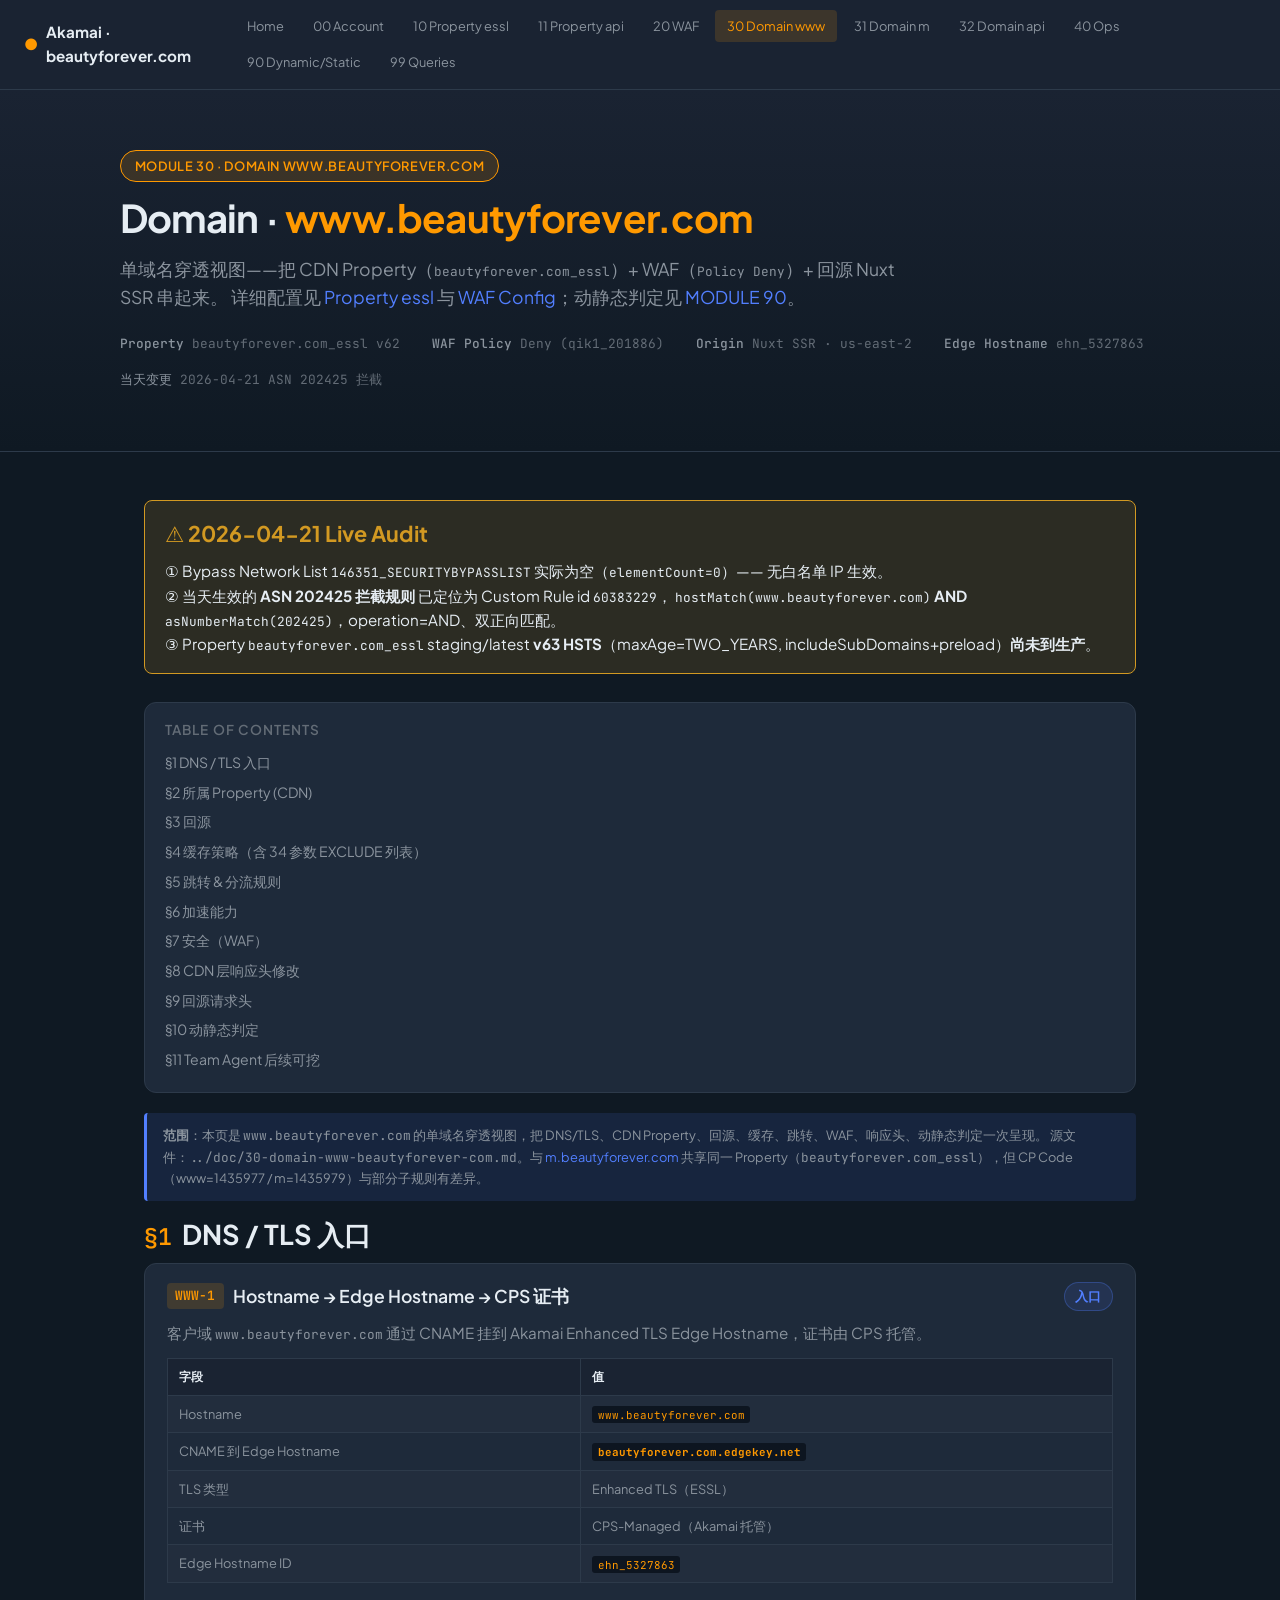
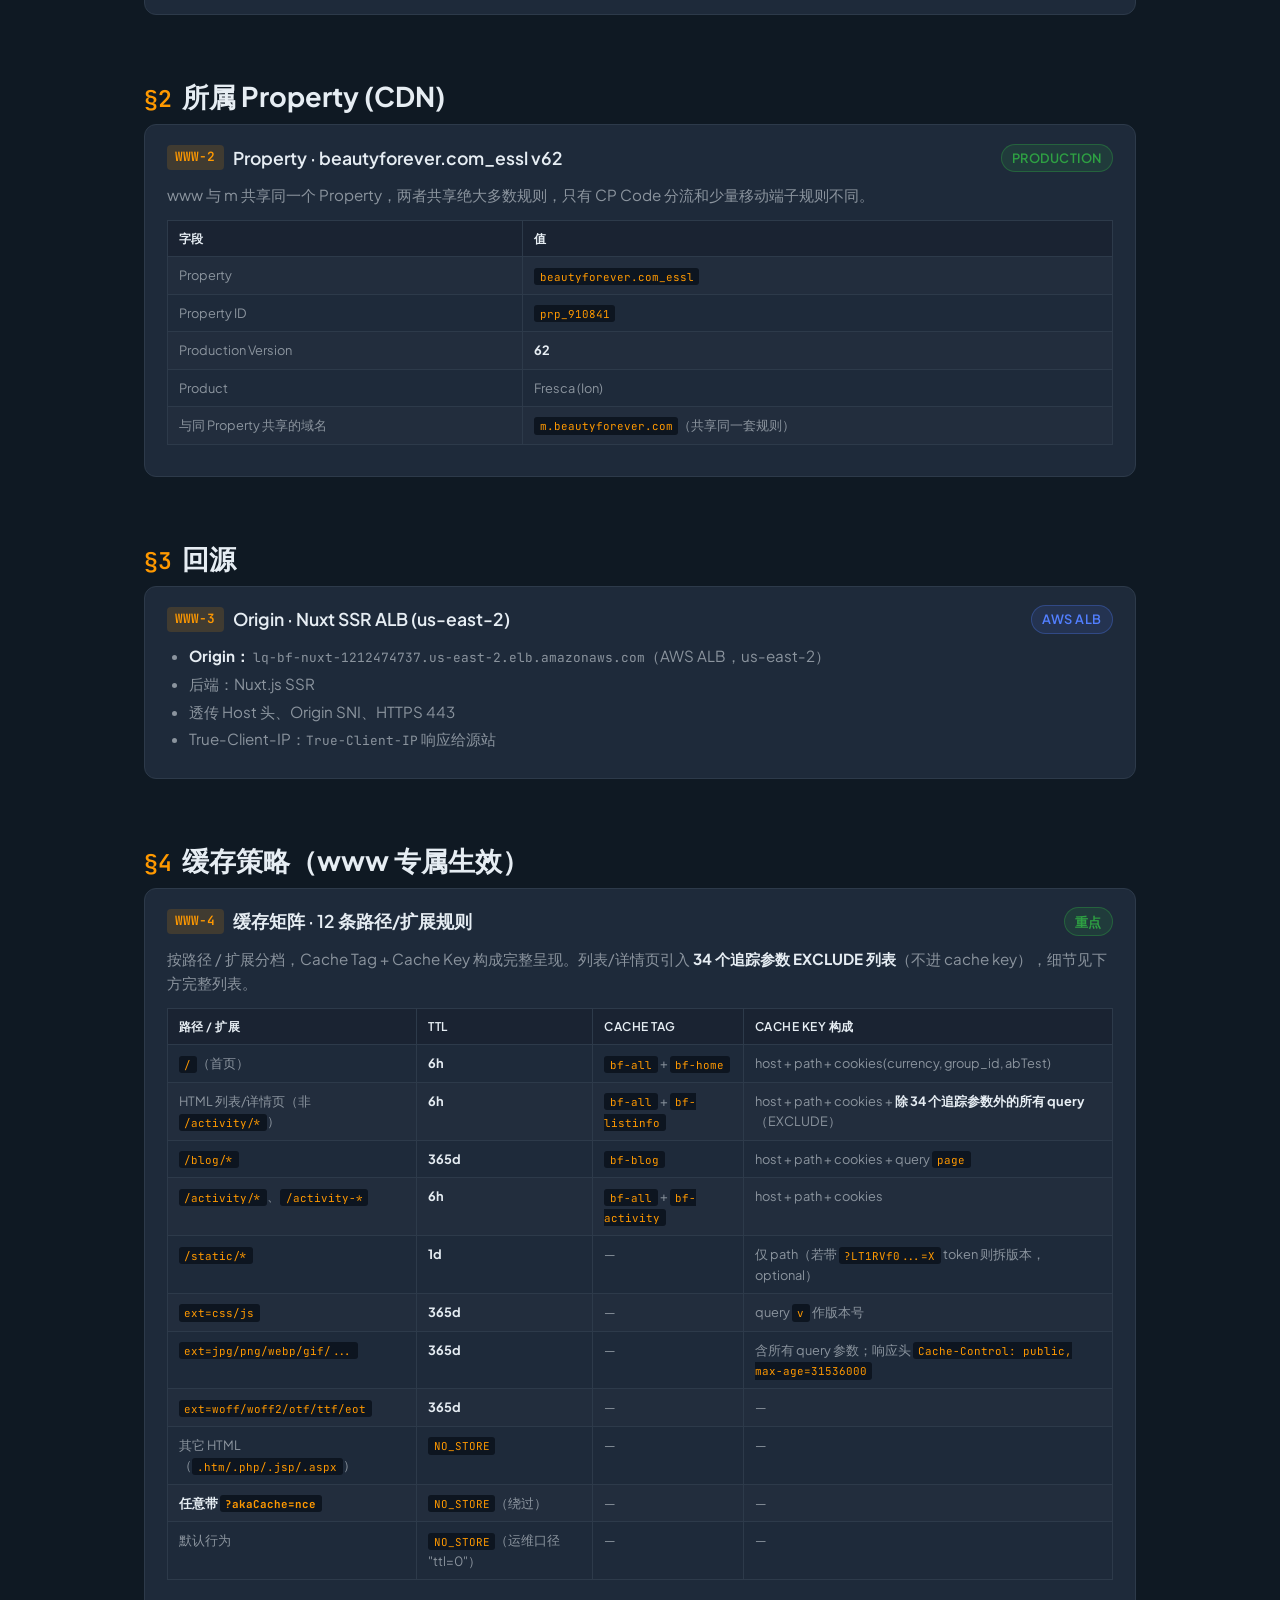
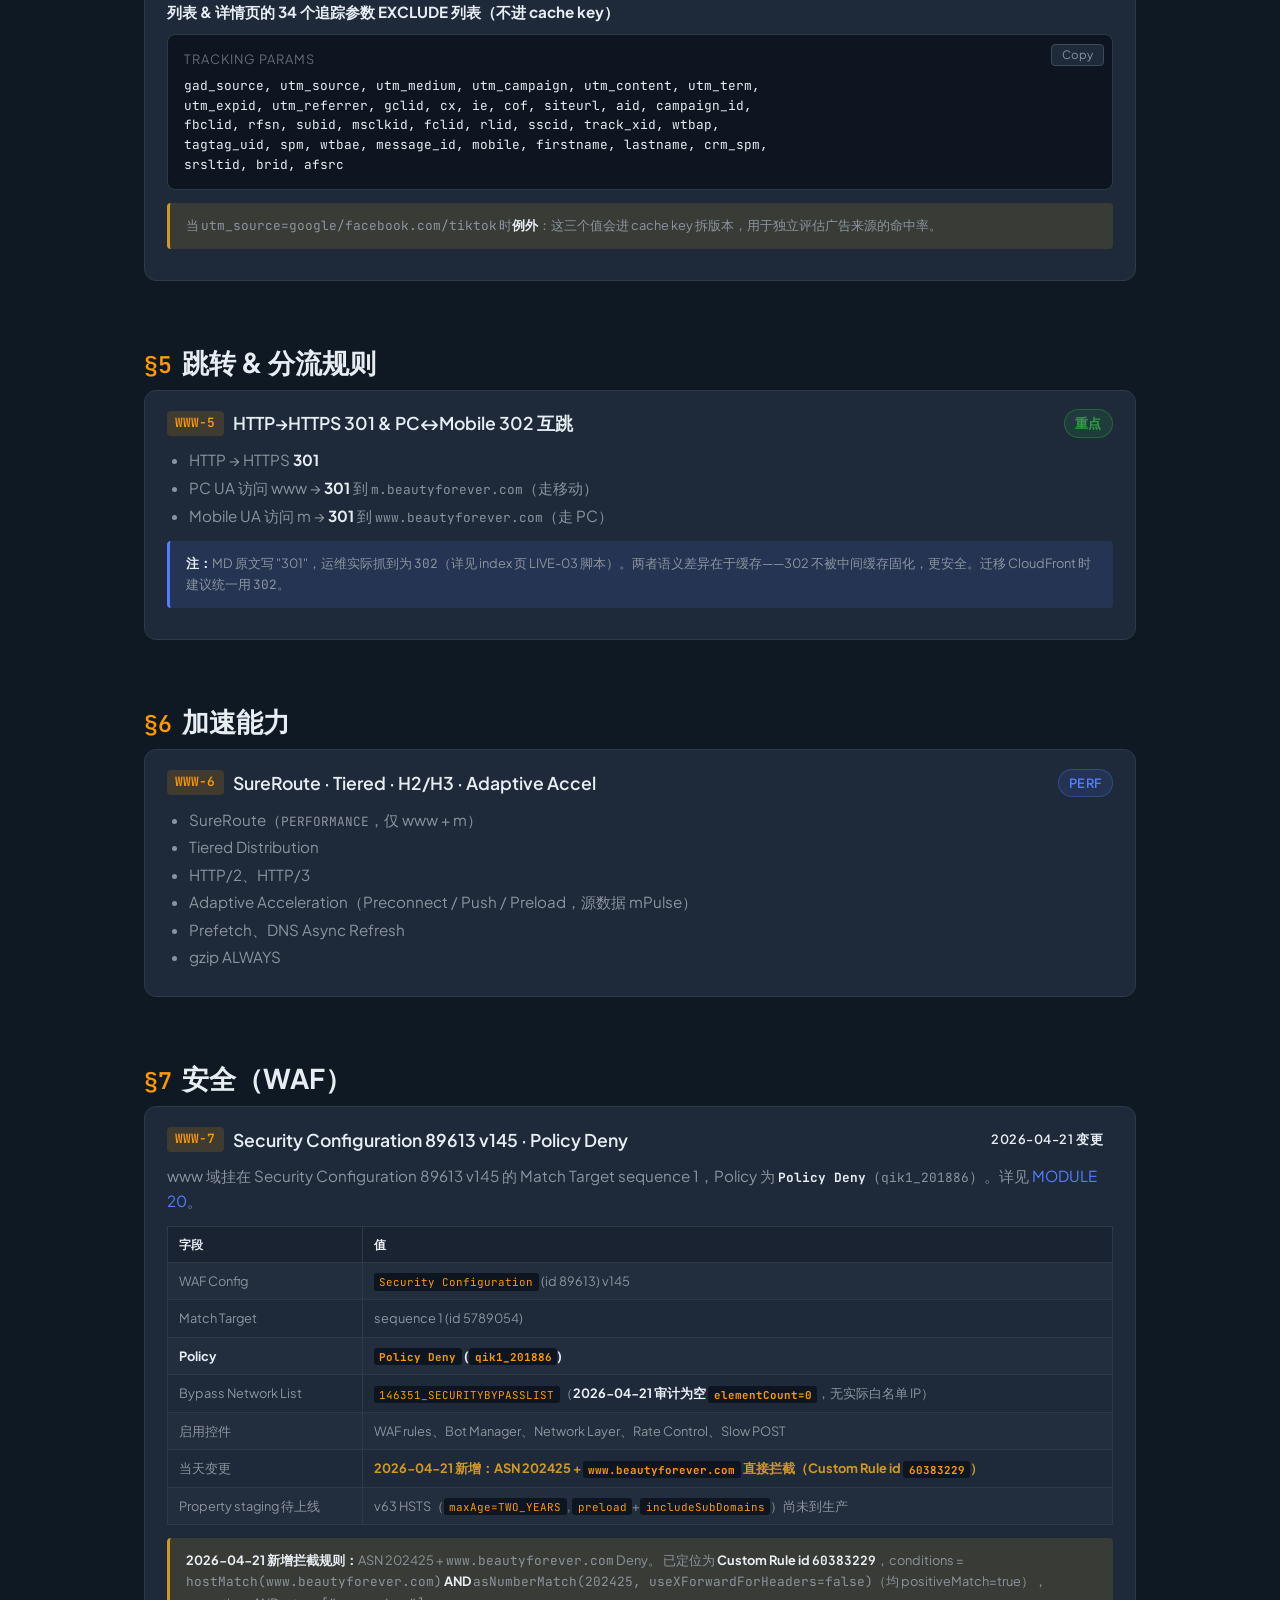
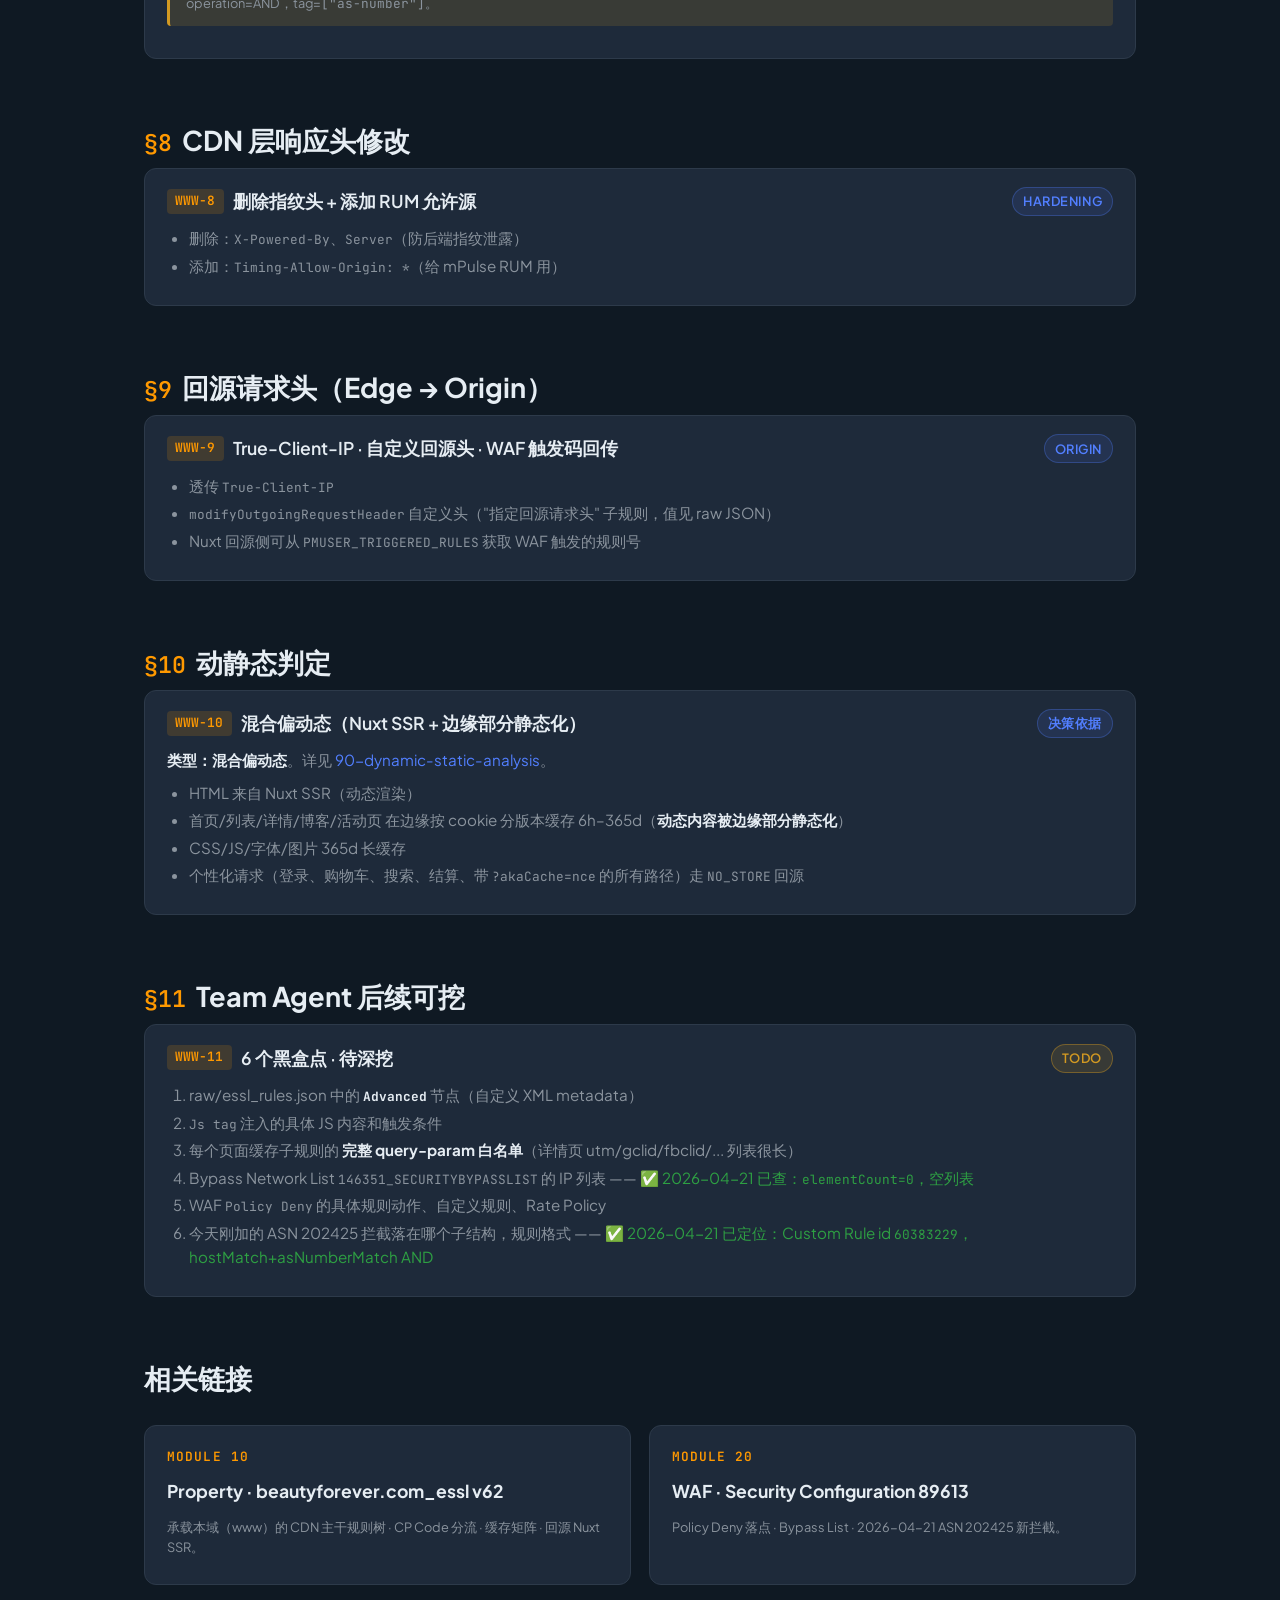
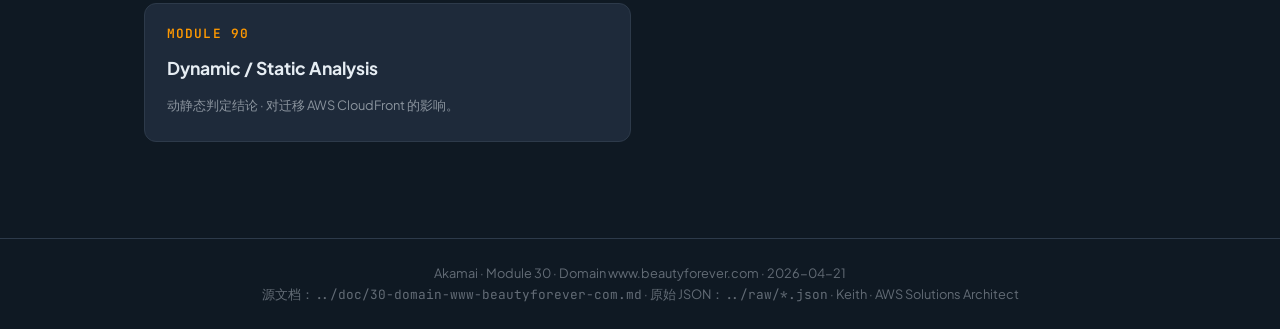
<file: Akamai/html/30-domain-www.html>
<!DOCTYPE html>
<html lang="zh-CN">
<head>
  <meta charset="UTF-8" />
  <meta name="viewport" content="width=device-width, initial-scale=1.0" />
  <title>模块 30 · Domain www.beautyforever.com — Akamai</title>
  <link rel="preconnect" href="https://fonts.googleapis.com" />
  <link rel="preconnect" href="https://fonts.gstatic.com" crossorigin />
  <link href="https://fonts.googleapis.com/css2?family=Plus+Jakarta+Sans:wght@400;500;600;700;800&family=JetBrains+Mono:wght@400;500&display=swap" rel="stylesheet" />
  <link rel="stylesheet" href="./assets/style.css" />
</head>
<body>
<nav class="topnav">
  <div class="brand"><span class="dot">●</span> Akamai · beautyforever.com</div>
  <div class="nav-links">
    <a href="./index.html">Home</a>
    <a href="./00-account.html">00 Account</a>
    <a href="./10-property-essl.html">10 Property essl</a>
    <a href="./11-property-api.html">11 Property api</a>
    <a href="./20-waf.html">20 WAF</a>
    <a href="./30-domain-www.html" class="active">30 Domain www</a>
    <a href="./31-domain-m.html">31 Domain m</a>
    <a href="./32-domain-api.html">32 Domain api</a>
    <a href="./40-ops-verification.html">40 Ops</a>
    <a href="./90-dynamic-static.html">90 Dynamic/Static</a>
    <a href="./99-queries.html">99 Queries</a>
  </div>
</nav>

<header class="hero">
  <div class="hero-inner">
    <span class="hero-badge">Module 30 · Domain www.beautyforever.com</span>
    <h1>Domain · <span class="accent">www.beautyforever.com</span></h1>
    <p class="subtitle">
      单域名穿透视图——把 CDN Property（<code>beautyforever.com_essl</code>）+ WAF（<code>Policy Deny</code>）+ 回源 Nuxt SSR 串起来。
      详细配置见 <a href="./10-property-essl.html">Property essl</a> 与 <a href="./20-waf.html">WAF Config</a>；动静态判定见
      <a href="./90-dynamic-static.html">MODULE 90</a>。
    </p>
    <div class="meta">
      <span><strong>Property</strong> beautyforever.com_essl v62</span>
      <span><strong>WAF Policy</strong> Deny (qik1_201886)</span>
      <span><strong>Origin</strong> Nuxt SSR · us-east-2</span>
      <span><strong>Edge Hostname</strong> ehn_5327863</span>
      <span><strong>当天变更</strong> 2026-04-21 ASN 202425 拦截</span>
    </div>
  </div>
</header>

<main class="container">

  <div style="background: var(--warn-dim); border: 1px solid var(--warn); border-radius: 8px; padding: 16px 20px; margin-bottom: 28px;">
    <div style="color: var(--warn); font-weight: 700; font-size: var(--heading-size); margin-bottom: 8px;">⚠ 2026-04-21 Live Audit</div>
    <div style="color: var(--text-primary); font-size: var(--body-size); line-height: 1.6;">
      ① Bypass Network List <code>146351_SECURITYBYPASSLIST</code> 实际为空（<code>elementCount=0</code>）—— 无白名单 IP 生效。<br>
      ② 当天生效的 <strong>ASN 202425 拦截规则</strong> 已定位为 Custom Rule id <code>60383229</code>，
      <code>hostMatch(www.beautyforever.com)</code> <strong>AND</strong> <code>asNumberMatch(202425)</code>，operation=AND、双正向匹配。<br>
      ③ Property <code>beautyforever.com_essl</code> staging/latest <strong>v63 HSTS</strong>（maxAge=TWO_YEARS, includeSubDomains+preload）<strong>尚未到生产</strong>。
    </div>
  </div>

  <div class="toc">
    <h3>Table of Contents</h3>
    <ul>
      <li><a href="#dns">§1 DNS / TLS 入口</a></li>
      <li><a href="#property">§2 所属 Property (CDN)</a></li>
      <li><a href="#origin">§3 回源</a></li>
      <li><a href="#cache">§4 缓存策略（含 34 参数 EXCLUDE 列表）</a></li>
      <li><a href="#redirect">§5 跳转 &amp; 分流规则</a></li>
      <li><a href="#accel">§6 加速能力</a></li>
      <li><a href="#waf">§7 安全（WAF）</a></li>
      <li><a href="#resp-headers">§8 CDN 层响应头修改</a></li>
      <li><a href="#origin-headers">§9 回源请求头</a></li>
      <li><a href="#dynstatic">§10 动静态判定</a></li>
      <li><a href="#todo">§11 Team Agent 后续可挖</a></li>
    </ul>
  </div>

  <div class="callout">
    <strong>范围</strong>：本页是 <code>www.beautyforever.com</code> 的单域名穿透视图，把 DNS/TLS、CDN Property、回源、缓存、跳转、WAF、响应头、动静态判定一次呈现。
    源文件：<code>../doc/30-domain-www-beautyforever-com.md</code>。与 <a href="./31-domain-m.html">m.beautyforever.com</a> 共享同一 Property（<code>beautyforever.com_essl</code>），但 CP Code（www=1435977 / m=1435979）与部分子规则有差异。
  </div>

  <!-- ============ §1 DNS / TLS ============ -->
  <section id="dns">
    <h2><span class="chapter-num">§1</span> DNS / TLS 入口</h2>
    <div class="rule">
      <div class="rule-header">
        <div class="rule-title"><span class="rule-id">WWW-1</span>Hostname → Edge Hostname → CPS 证书</div>
        <span class="badge info">入口</span>
      </div>
      <div class="rule-body">
        <p>客户域 <code>www.beautyforever.com</code> 通过 CNAME 挂到 Akamai Enhanced TLS Edge Hostname，证书由 CPS 托管。</p>
        <table class="tbl">
          <tr><th>字段</th><th>值</th></tr>
          <tr><td>Hostname</td><td><code>www.beautyforever.com</code></td></tr>
          <tr><td>CNAME 到 Edge Hostname</td><td><strong><code>beautyforever.com.edgekey.net</code></strong></td></tr>
          <tr><td>TLS 类型</td><td>Enhanced TLS（ESSL）</td></tr>
          <tr><td>证书</td><td>CPS-Managed（Akamai 托管）</td></tr>
          <tr><td>Edge Hostname ID</td><td><code>ehn_5327863</code></td></tr>
        </table>
      </div>
    </div>
  </section>

  <!-- ============ §2 Property ============ -->
  <section id="property">
    <h2><span class="chapter-num">§2</span> 所属 Property (CDN)</h2>
    <div class="rule">
      <div class="rule-header">
        <div class="rule-title"><span class="rule-id">WWW-2</span>Property · beautyforever.com_essl v62</div>
        <span class="badge pass">Production</span>
      </div>
      <div class="rule-body">
        <p>www 与 m 共享同一个 Property，两者共享绝大多数规则，只有 CP Code 分流和少量移动端子规则不同。</p>
        <table class="tbl">
          <tr><th>字段</th><th>值</th></tr>
          <tr><td>Property</td><td><code>beautyforever.com_essl</code></td></tr>
          <tr><td>Property ID</td><td><code>prp_910841</code></td></tr>
          <tr><td>Production Version</td><td><strong>62</strong></td></tr>
          <tr><td>Product</td><td>Fresca (Ion)</td></tr>
          <tr><td>与同 Property 共享的域名</td><td><code>m.beautyforever.com</code>（共享同一套规则）</td></tr>
        </table>
      </div>
    </div>
  </section>

  <!-- ============ §3 Origin ============ -->
  <section id="origin">
    <h2><span class="chapter-num">§3</span> 回源</h2>
    <div class="rule">
      <div class="rule-header">
        <div class="rule-title"><span class="rule-id">WWW-3</span>Origin · Nuxt SSR ALB (us-east-2)</div>
        <span class="badge info">AWS ALB</span>
      </div>
      <div class="rule-body">
        <ul>
          <li><strong>Origin：</strong> <code>lq-bf-nuxt-1212474737.us-east-2.elb.amazonaws.com</code>（AWS ALB，us-east-2）</li>
          <li>后端：Nuxt.js SSR</li>
          <li>透传 Host 头、Origin SNI、HTTPS 443</li>
          <li>True-Client-IP：<code>True-Client-IP</code> 响应给源站</li>
        </ul>
      </div>
    </div>
  </section>

  <!-- ============ §4 Cache ============ -->
  <section id="cache">
    <h2><span class="chapter-num">§4</span> 缓存策略（www 专属生效）</h2>

    <div class="rule">
      <div class="rule-header">
        <div class="rule-title"><span class="rule-id">WWW-4</span>缓存矩阵 · 12 条路径/扩展规则</div>
        <span class="badge pass">重点</span>
      </div>
      <div class="rule-body">
        <p>按路径 / 扩展分档，Cache Tag + Cache Key 构成完整呈现。列表/详情页引入 <strong>34 个追踪参数 EXCLUDE 列表</strong>（不进 cache key），细节见下方完整列表。</p>
        <table class="tbl">
          <thead>
            <tr><th>路径 / 扩展</th><th>TTL</th><th>Cache Tag</th><th>Cache Key 构成</th></tr>
          </thead>
          <tbody>
            <tr>
              <td><code>/</code>（首页）</td>
              <td><strong>6h</strong></td>
              <td><code>bf-all</code> + <code>bf-home</code></td>
              <td>host + path + cookies(currency, group_id, abTest)</td>
            </tr>
            <tr>
              <td>HTML 列表/详情页（非 <code>/activity/*</code>）</td>
              <td><strong>6h</strong></td>
              <td><code>bf-all</code> + <code>bf-listinfo</code></td>
              <td>host + path + cookies + <strong>除 34 个追踪参数外的所有 query</strong>（EXCLUDE）</td>
            </tr>
            <tr>
              <td><code>/blog/*</code></td>
              <td><strong>365d</strong></td>
              <td><code>bf-blog</code></td>
              <td>host + path + cookies + query <code>page</code></td>
            </tr>
            <tr>
              <td><code>/activity/*</code>、<code>/activity-*</code></td>
              <td><strong>6h</strong></td>
              <td><code>bf-all</code> + <code>bf-activity</code></td>
              <td>host + path + cookies</td>
            </tr>
            <tr>
              <td><code>/static/*</code></td>
              <td><strong>1d</strong></td>
              <td>—</td>
              <td>仅 path（若带 <code>?LT1RVf0...=X</code> token 则拆版本，optional）</td>
            </tr>
            <tr>
              <td><code>ext=css/js</code></td>
              <td><strong>365d</strong></td>
              <td>—</td>
              <td>query <code>v</code> 作版本号</td>
            </tr>
            <tr>
              <td><code>ext=jpg/png/webp/gif/...</code></td>
              <td><strong>365d</strong></td>
              <td>—</td>
              <td>含所有 query 参数；响应头 <code>Cache-Control: public, max-age=31536000</code></td>
            </tr>
            <tr>
              <td><code>ext=woff/woff2/otf/ttf/eot</code></td>
              <td><strong>365d</strong></td>
              <td>—</td>
              <td>—</td>
            </tr>
            <tr>
              <td>其它 HTML（<code>.htm/.php/.jsp/.aspx</code>）</td>
              <td><code>NO_STORE</code></td>
              <td>—</td>
              <td>—</td>
            </tr>
            <tr>
              <td><strong>任意带 <code>?akaCache=nce</code></strong></td>
              <td><code>NO_STORE</code>（绕过）</td>
              <td>—</td>
              <td>—</td>
            </tr>
            <tr>
              <td>默认行为</td>
              <td><code>NO_STORE</code>（运维口径 "ttl=0"）</td>
              <td>—</td>
              <td>—</td>
            </tr>
          </tbody>
        </table>

        <h4 class="mt-lg">列表 &amp; 详情页的 34 个追踪参数 EXCLUDE 列表（不进 cache key）</h4>
<pre class="code" data-label="tracking params">gad_source, utm_source, utm_medium, utm_campaign, utm_content, utm_term,
utm_expid, utm_referrer, gclid, cx, ie, cof, siteurl, aid, campaign_id,
fbclid, rfsn, subid, msclkid, fclid, rlid, sscid, track_xid, wtbap,
tagtag_uid, spm, wtbae, message_id, mobile, firstname, lastname, crm_spm,
srsltid, brid, afsrc</pre>

        <div class="callout warn">
          当 <code>utm_source=google/facebook.com/tiktok</code> 时<strong>例外</strong>：这三个值会进 cache key 拆版本，用于独立评估广告来源的命中率。
        </div>
      </div>
    </div>
  </section>

  <!-- ============ §5 Redirect ============ -->
  <section id="redirect">
    <h2><span class="chapter-num">§5</span> 跳转 &amp; 分流规则</h2>

    <div class="rule">
      <div class="rule-header">
        <div class="rule-title"><span class="rule-id">WWW-5</span>HTTP→HTTPS 301 &amp; PC↔Mobile 302 互跳</div>
        <span class="badge pass">重点</span>
      </div>
      <div class="rule-body">
        <ul>
          <li>HTTP → HTTPS <strong>301</strong></li>
          <li>PC UA 访问 www → <strong>301</strong> 到 <code>m.beautyforever.com</code>（走移动）</li>
          <li>Mobile UA 访问 m → <strong>301</strong> 到 <code>www.beautyforever.com</code>（走 PC）</li>
        </ul>
        <div class="callout">
          <strong>注：</strong>MD 原文写 "301"，运维实际抓到为 <code>302</code>（详见 index 页 LIVE-03 脚本）。两者语义差异在于缓存——302 不被中间缓存固化，更安全。迁移 CloudFront 时建议统一用 <code>302</code>。
        </div>
      </div>
    </div>
  </section>

  <!-- ============ §6 Acceleration ============ -->
  <section id="accel">
    <h2><span class="chapter-num">§6</span> 加速能力</h2>
    <div class="rule">
      <div class="rule-header">
        <div class="rule-title"><span class="rule-id">WWW-6</span>SureRoute · Tiered · H2/H3 · Adaptive Accel</div>
        <span class="badge info">perf</span>
      </div>
      <div class="rule-body">
        <ul>
          <li>SureRoute（<code>PERFORMANCE</code>，仅 www + m）</li>
          <li>Tiered Distribution</li>
          <li>HTTP/2、HTTP/3</li>
          <li>Adaptive Acceleration（Preconnect / Push / Preload，源数据 mPulse）</li>
          <li>Prefetch、DNS Async Refresh</li>
          <li>gzip ALWAYS</li>
        </ul>
      </div>
    </div>
  </section>

  <!-- ============ §7 WAF ============ -->
  <section id="waf">
    <h2><span class="chapter-num">§7</span> 安全（WAF）</h2>
    <div class="rule">
      <div class="rule-header">
        <div class="rule-title"><span class="rule-id">WWW-7</span>Security Configuration 89613 v145 · Policy Deny</div>
        <span class="badge warn">2026-04-21 变更</span>
      </div>
      <div class="rule-body">
        <p>www 域挂在 Security Configuration 89613 v145 的 Match Target sequence 1，Policy 为 <strong><code>Policy Deny</code></strong>（<code>qik1_201886</code>）。详见 <a href="./20-waf.html">MODULE 20</a>。</p>
        <table class="tbl">
          <tr><th>字段</th><th>值</th></tr>
          <tr><td>WAF Config</td><td><code>Security Configuration</code> (id 89613) v145</td></tr>
          <tr><td>Match Target</td><td>sequence 1 (id 5789054)</td></tr>
          <tr><td><strong>Policy</strong></td><td><strong><code>Policy Deny</code> (<code>qik1_201886</code>)</strong></td></tr>
          <tr><td>Bypass Network List</td><td><code>146351_SECURITYBYPASSLIST</code>（<strong>2026-04-21 审计为空 <code>elementCount=0</code></strong>，无实际白名单 IP）</td></tr>
          <tr><td>启用控件</td><td>WAF rules、Bot Manager、Network Layer、Rate Control、Slow POST</td></tr>
          <tr><td>当天变更</td><td><strong style="color:var(--warn)">2026-04-21 新增：ASN 202425 + <code>www.beautyforever.com</code> 直接拦截（Custom Rule id <code>60383229</code>）</strong></td></tr>
          <tr><td>Property staging 待上线</td><td>v63 HSTS（<code>maxAge=TWO_YEARS</code>, <code>preload</code>+<code>includeSubDomains</code>）尚未到生产</td></tr>
        </table>
        <div class="callout warn">
          <strong>2026-04-21 新增拦截规则：</strong>ASN 202425 + <code>www.beautyforever.com</code> Deny。
          已定位为 <strong>Custom Rule id <code>60383229</code></strong>，conditions = <code>hostMatch(www.beautyforever.com)</code> <strong>AND</strong> <code>asNumberMatch(202425, useXForwardForHeaders=false)</code>（均 positiveMatch=true），operation=AND，tag=<code>["as-number"]</code>。
        </div>
      </div>
    </div>
  </section>

  <!-- ============ §8 Response headers ============ -->
  <section id="resp-headers">
    <h2><span class="chapter-num">§8</span> CDN 层响应头修改</h2>
    <div class="rule">
      <div class="rule-header">
        <div class="rule-title"><span class="rule-id">WWW-8</span>删除指纹头 + 添加 RUM 允许源</div>
        <span class="badge info">hardening</span>
      </div>
      <div class="rule-body">
        <ul>
          <li>删除：<code>X-Powered-By</code>、<code>Server</code>（防后端指纹泄露）</li>
          <li>添加：<code>Timing-Allow-Origin: *</code>（给 mPulse RUM 用）</li>
        </ul>
      </div>
    </div>
  </section>

  <!-- ============ §9 Origin headers ============ -->
  <section id="origin-headers">
    <h2><span class="chapter-num">§9</span> 回源请求头（Edge → Origin）</h2>
    <div class="rule">
      <div class="rule-header">
        <div class="rule-title"><span class="rule-id">WWW-9</span>True-Client-IP · 自定义回源头 · WAF 触发码回传</div>
        <span class="badge info">origin</span>
      </div>
      <div class="rule-body">
        <ul>
          <li>透传 <code>True-Client-IP</code></li>
          <li><code>modifyOutgoingRequestHeader</code> 自定义头（"指定回源请求头" 子规则，值见 raw JSON）</li>
          <li>Nuxt 回源侧可从 <code>PMUSER_TRIGGERED_RULES</code> 获取 WAF 触发的规则号</li>
        </ul>
      </div>
    </div>
  </section>

  <!-- ============ §10 Dynamic/Static ============ -->
  <section id="dynstatic">
    <h2><span class="chapter-num">§10</span> 动静态判定</h2>
    <div class="rule">
      <div class="rule-header">
        <div class="rule-title"><span class="rule-id">WWW-10</span>混合偏动态（Nuxt SSR + 边缘部分静态化）</div>
        <span class="badge info">决策依据</span>
      </div>
      <div class="rule-body">
        <p><strong>类型：混合偏动态</strong>。详见 <a href="./90-dynamic-static.html">90-dynamic-static-analysis</a>。</p>
        <ul>
          <li>HTML 来自 Nuxt SSR（动态渲染）</li>
          <li>首页/列表/详情/博客/活动页 在边缘按 cookie 分版本缓存 6h–365d（<strong>动态内容被边缘部分静态化</strong>）</li>
          <li>CSS/JS/字体/图片 365d 长缓存</li>
          <li>个性化请求（登录、购物车、搜索、结算、带 <code>?akaCache=nce</code> 的所有路径）走 <code>NO_STORE</code> 回源</li>
        </ul>
      </div>
    </div>
  </section>

  <!-- ============ §11 TODO ============ -->
  <section id="todo">
    <h2><span class="chapter-num">§11</span> Team Agent 后续可挖</h2>
    <div class="rule">
      <div class="rule-header">
        <div class="rule-title"><span class="rule-id">WWW-11</span>6 个黑盒点 · 待深挖</div>
        <span class="badge pending">TODO</span>
      </div>
      <div class="rule-body">
        <ol>
          <li>raw/essl_rules.json 中的 <strong><code>Advanced</code></strong> 节点（自定义 XML metadata）</li>
          <li><code>Js tag</code> 注入的具体 JS 内容和触发条件</li>
          <li>每个页面缓存子规则的 <strong>完整 query-param 白名单</strong>（详情页 utm/gclid/fbclid/... 列表很长）</li>
          <li>Bypass Network List <code>146351_SECURITYBYPASSLIST</code> 的 IP 列表 —— <span style="color:var(--pass)">✅ 2026-04-21 已查：<code>elementCount=0</code>，空列表</span></li>
          <li>WAF <code>Policy Deny</code> 的具体规则动作、自定义规则、Rate Policy</li>
          <li>今天刚加的 ASN 202425 拦截落在哪个子结构，规则格式 —— <span style="color:var(--pass)">✅ 2026-04-21 已定位：Custom Rule id <code>60383229</code>，hostMatch+asNumberMatch AND</span></li>
        </ol>
      </div>
    </div>
  </section>

  <!-- ============ Related ============ -->
  <section id="related">
    <h2>相关链接</h2>
    <div class="mod-grid">
      <a class="mod-card" href="./10-property-essl.html">
        <span class="mod-num">MODULE 10</span>
        <h3>Property · beautyforever.com_essl v62</h3>
        <p>承载本域（www）的 CDN 主干规则树 · CP Code 分流 · 缓存矩阵 · 回源 Nuxt SSR。</p>
      </a>
      <a class="mod-card" href="./20-waf.html">
        <span class="mod-num">MODULE 20</span>
        <h3>WAF · Security Configuration 89613</h3>
        <p>Policy Deny 落点 · Bypass List · 2026-04-21 ASN 202425 新拦截。</p>
      </a>
      <a class="mod-card" href="./90-dynamic-static.html">
        <span class="mod-num">MODULE 90</span>
        <h3>Dynamic / Static Analysis</h3>
        <p>动静态判定结论 · 对迁移 AWS CloudFront 的影响。</p>
      </a>
    </div>
  </section>

</main>

<footer class="footer">
  <div>
    Akamai · Module 30 · Domain www.beautyforever.com · 2026-04-21<br>
    源文档：<code>../doc/30-domain-www-beautyforever-com.md</code> · 原始 JSON：<code>../raw/*.json</code> · Keith · AWS Solutions Architect
  </div>
</footer>

<script src="./assets/app.js" defer></script>
</body>
</html>
</file>
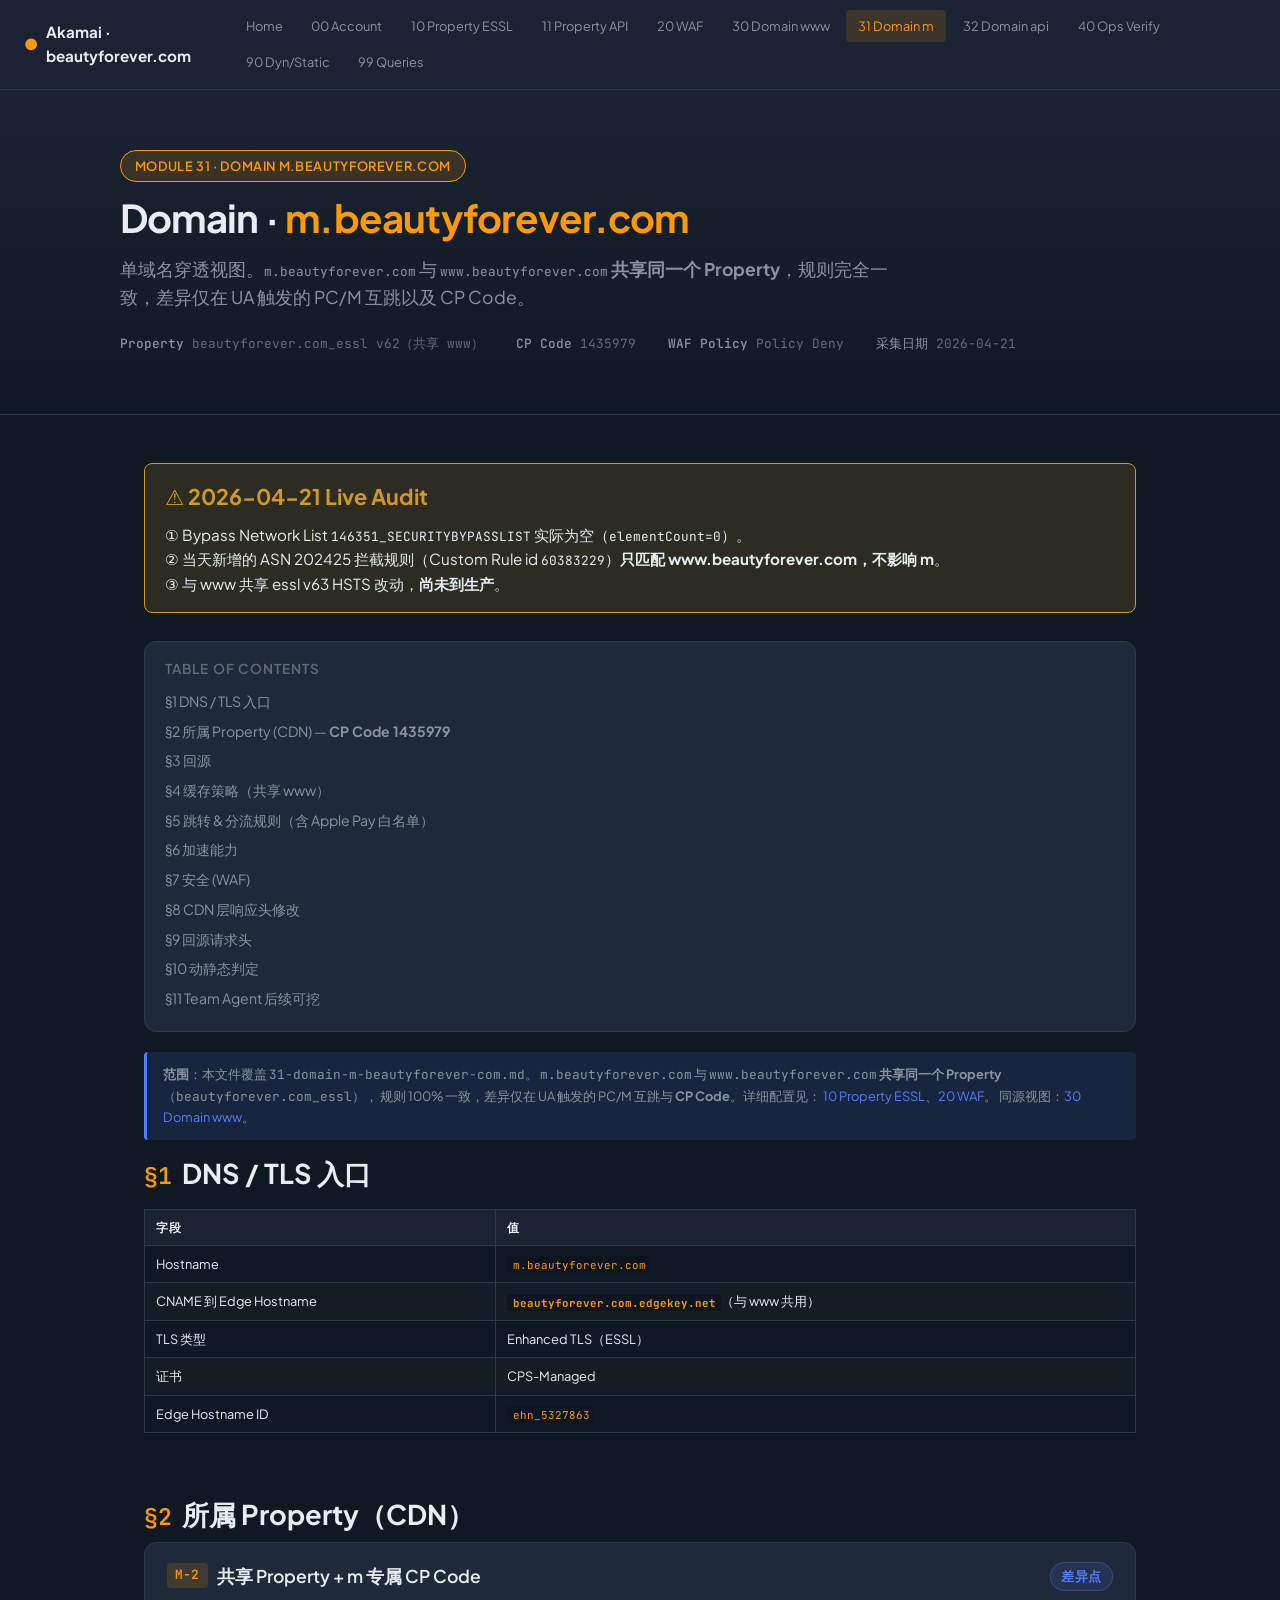
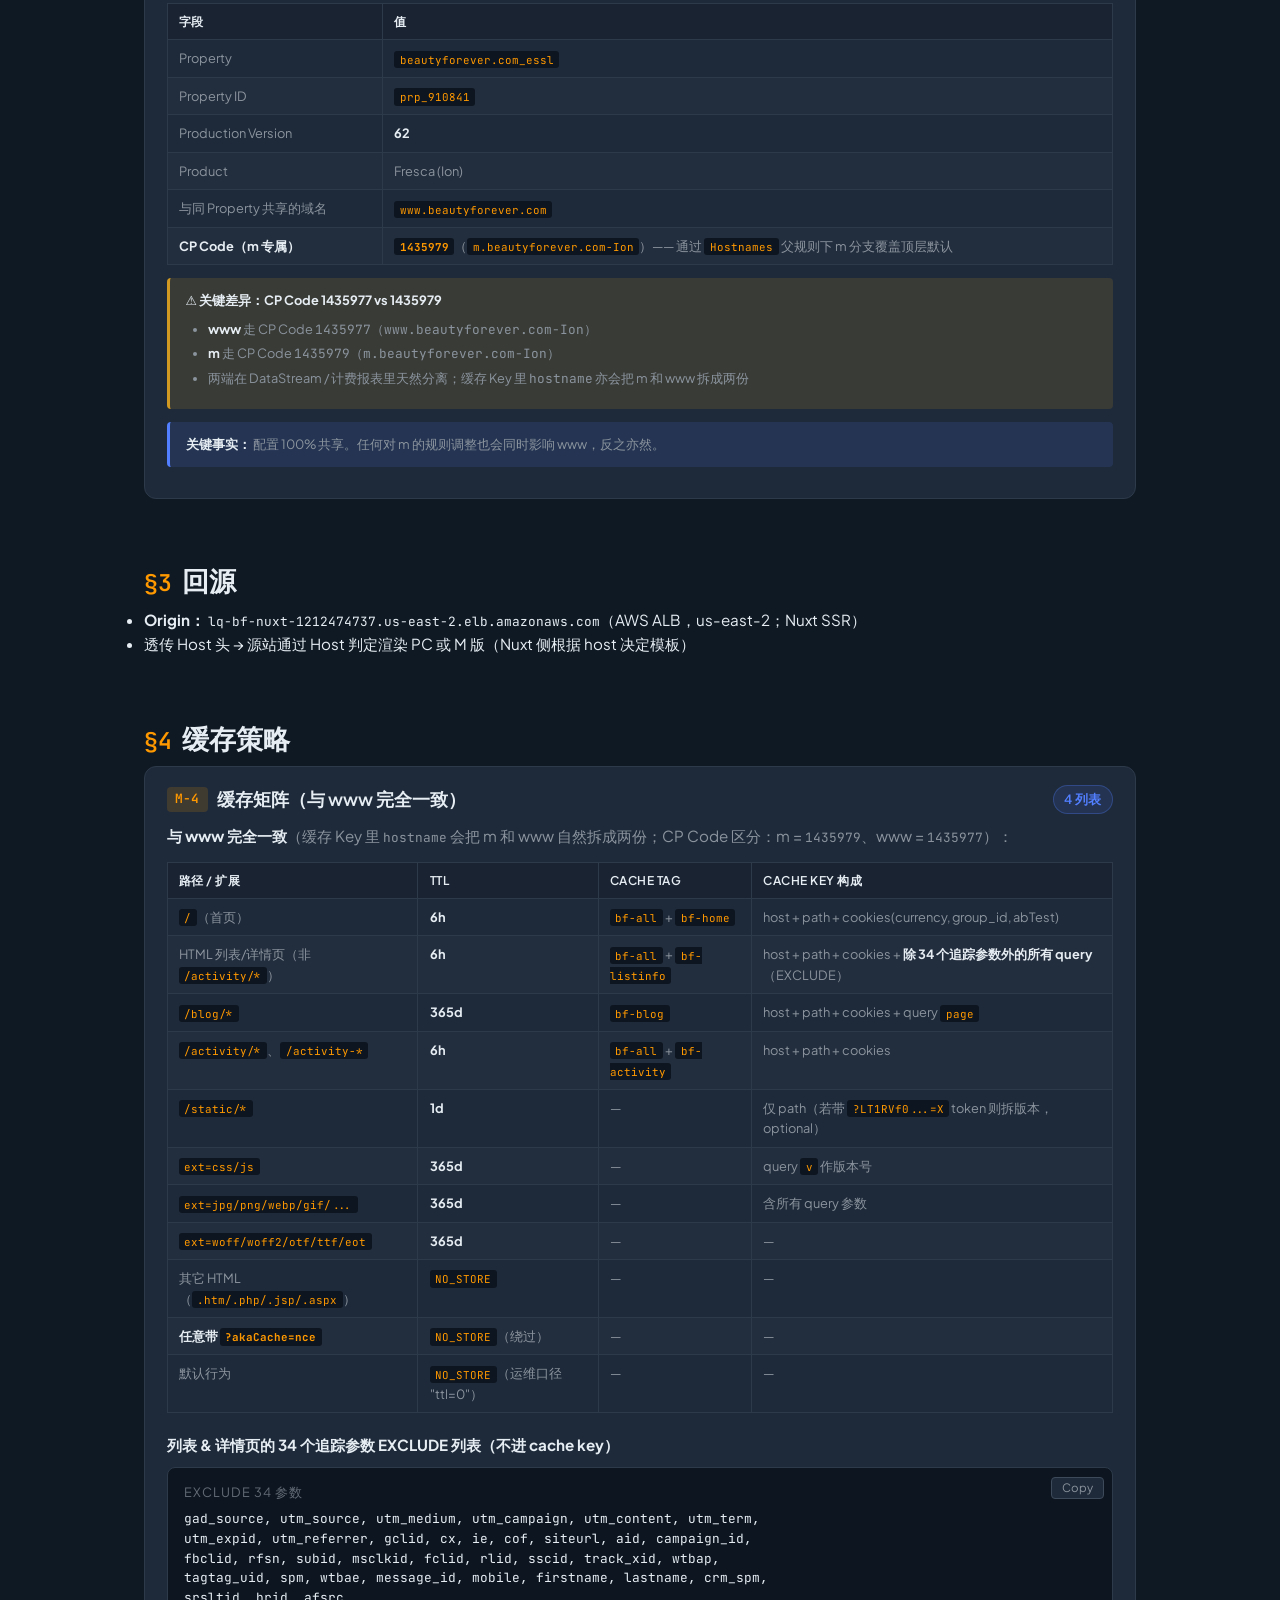
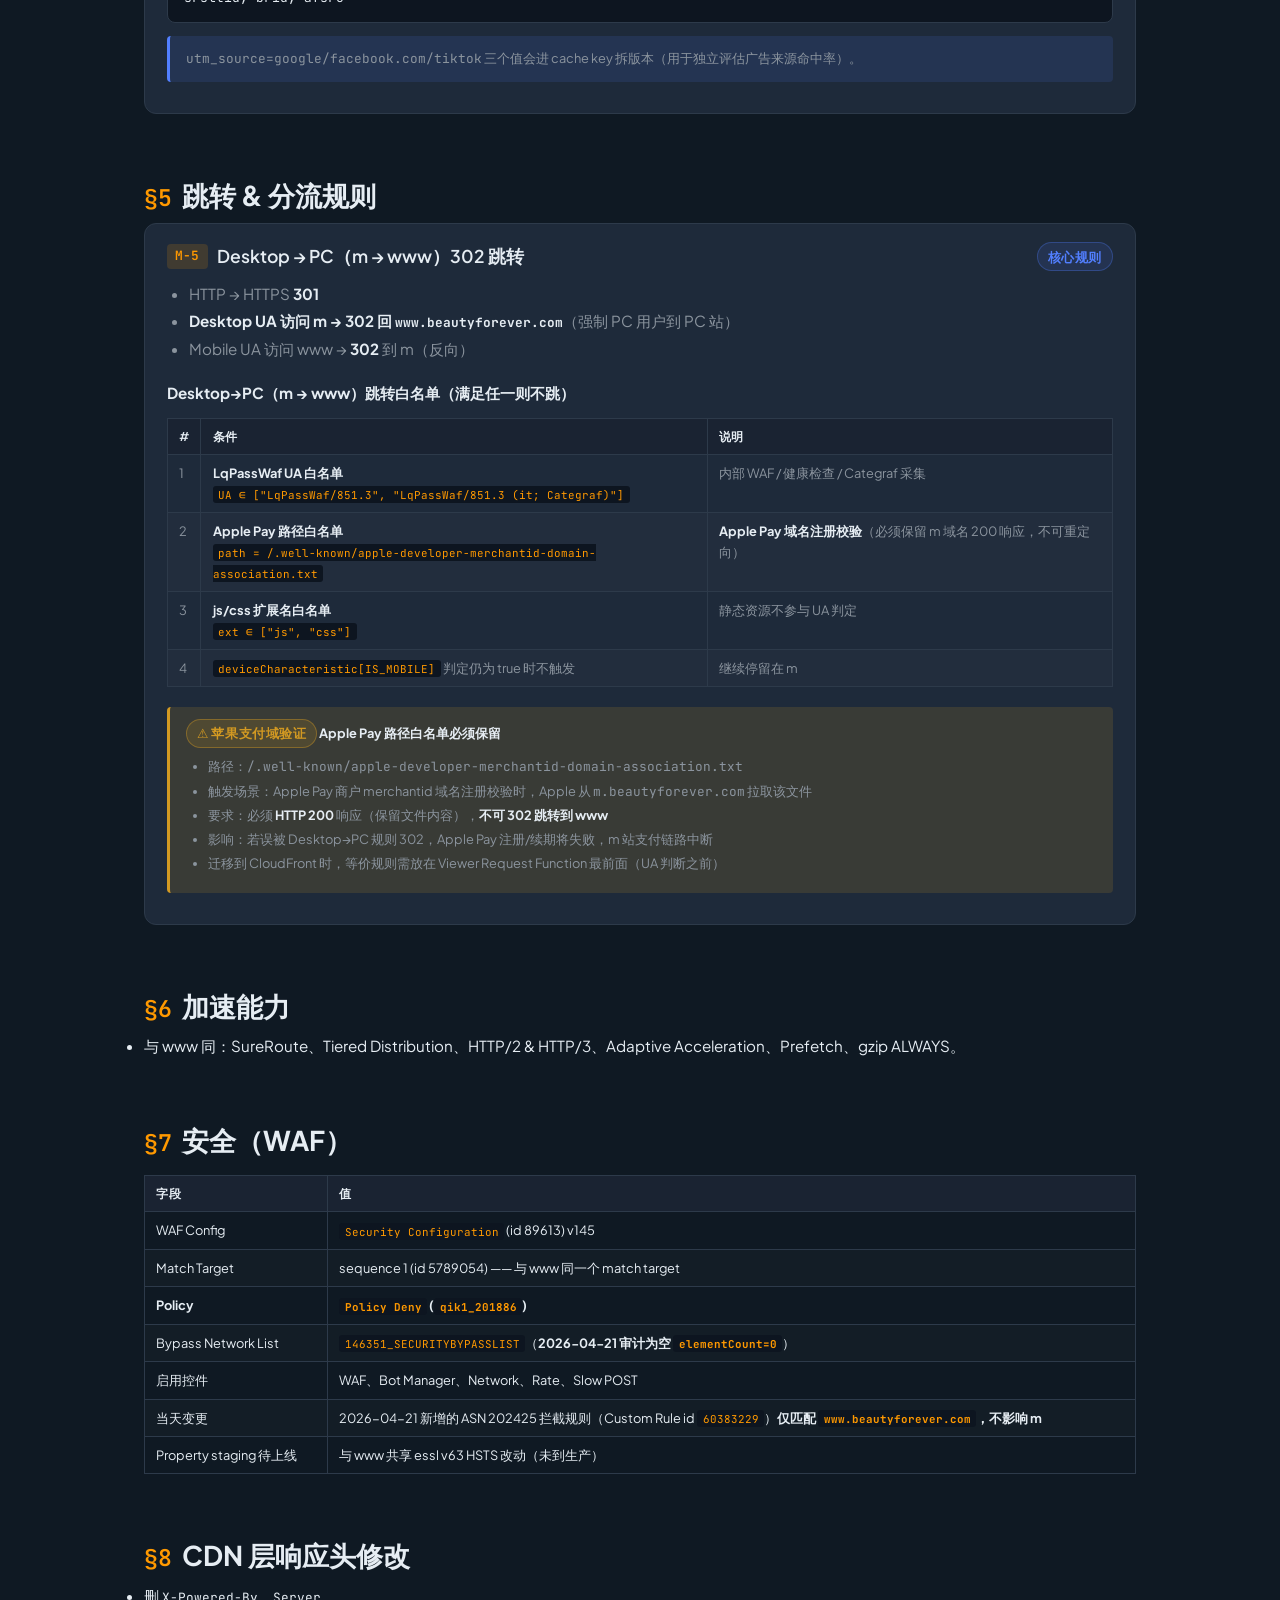
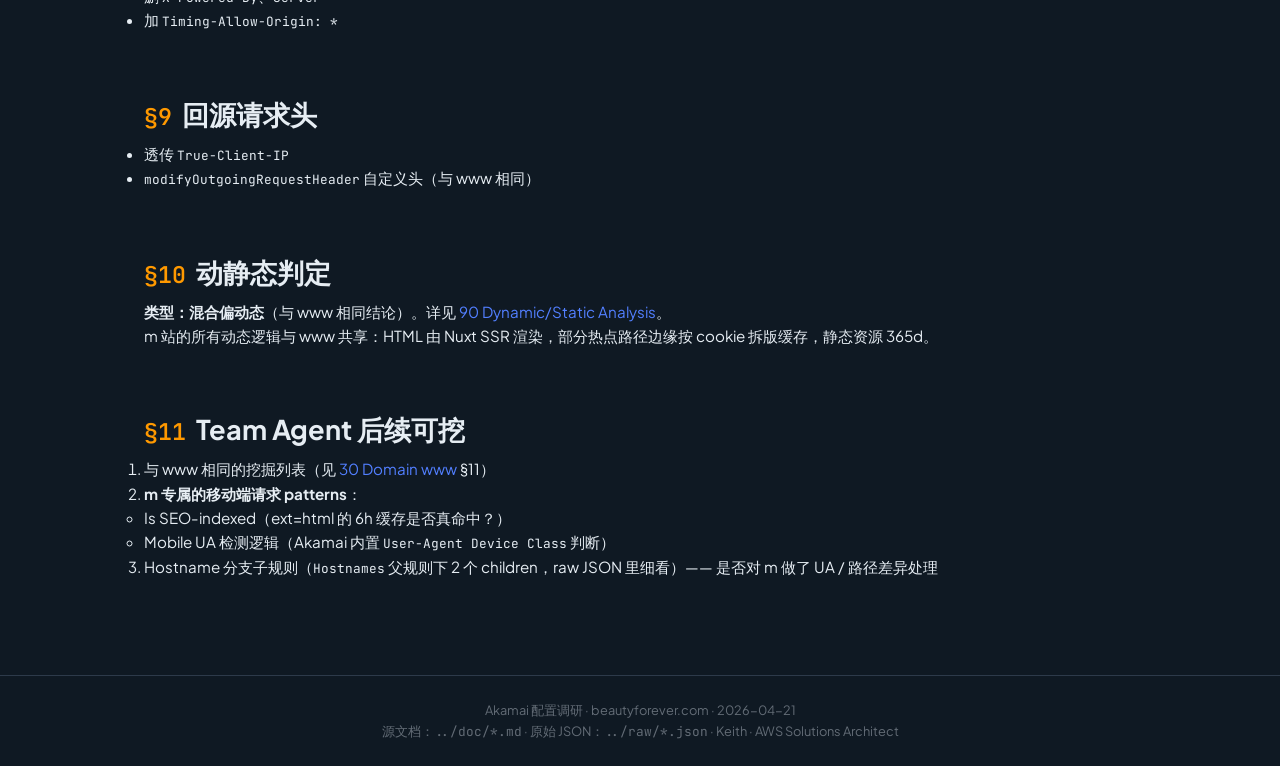
<file: Akamai/html/31-domain-m.html>
<!DOCTYPE html>
<html lang="zh-CN">
<head>
  <meta charset="UTF-8" />
  <meta name="viewport" content="width=device-width, initial-scale=1.0" />
  <title>模块 31 · Domain m.beautyforever.com — Akamai · beautyforever.com</title>
  <link rel="preconnect" href="https://fonts.googleapis.com" />
  <link rel="preconnect" href="https://fonts.gstatic.com" crossorigin />
  <link href="https://fonts.googleapis.com/css2?family=Plus+Jakarta+Sans:wght@400;500;600;700;800&family=JetBrains+Mono:wght@400;500&display=swap" rel="stylesheet" />
  <link rel="stylesheet" href="./assets/style.css" />
</head>
<body>
<nav class="topnav">
  <div class="brand"><span class="dot">●</span> Akamai · beautyforever.com</div>
  <div class="nav-links">
    <a href="./index.html">Home</a>
    <a href="./00-account.html">00 Account</a>
    <a href="./10-property-essl.html">10 Property ESSL</a>
    <a href="./11-property-api.html">11 Property API</a>
    <a href="./20-waf.html">20 WAF</a>
    <a href="./30-domain-www.html">30 Domain www</a>
    <a href="./31-domain-m.html" class="active">31 Domain m</a>
    <a href="./32-domain-api.html">32 Domain api</a>
    <a href="./40-ops-verification.html">40 Ops Verify</a>
    <a href="./90-dynamic-static.html">90 Dyn/Static</a>
    <a href="./99-queries.html">99 Queries</a>
  </div>
</nav>

<header class="hero">
  <div class="hero-inner">
    <span class="hero-badge">Module 31 · Domain m.beautyforever.com</span>
    <h1>Domain · <span class="accent">m.beautyforever.com</span></h1>
    <p class="subtitle">单域名穿透视图。<code>m.beautyforever.com</code> 与 <code>www.beautyforever.com</code> <strong>共享同一个 Property</strong>，规则完全一致，差异仅在 UA 触发的 PC/M 互跳以及 CP Code。</p>
    <div class="meta">
      <span><strong>Property</strong> <code>beautyforever.com_essl</code> v62（共享 www）</span>
      <span><strong>CP Code</strong> <code>1435979</code></span>
      <span><strong>WAF Policy</strong> <code>Policy Deny</code></span>
      <span><strong>采集日期</strong> 2026-04-21</span>
    </div>
  </div>
</header>

<main class="container">

  <div style="background: var(--warn-dim); border: 1px solid var(--warn); border-radius: 8px; padding: 16px 20px; margin-bottom: 28px;">
    <div style="color: var(--warn); font-weight: 700; font-size: var(--heading-size); margin-bottom: 8px;">⚠ 2026-04-21 Live Audit</div>
    <div style="color: var(--text-primary); font-size: var(--body-size); line-height: 1.6;">
      ① Bypass Network List <code>146351_SECURITYBYPASSLIST</code> 实际为空（<code>elementCount=0</code>）。<br>
      ② 当天新增的 ASN 202425 拦截规则（Custom Rule id <code>60383229</code>）<strong>只匹配 www.beautyforever.com，不影响 m</strong>。<br>
      ③ 与 www 共享 essl v63 HSTS 改动，<strong>尚未到生产</strong>。
    </div>
  </div>

  <div class="toc">
    <h3>Table of Contents</h3>
    <ul>
      <li><a href="#dns-tls">§1 DNS / TLS 入口</a></li>
      <li><a href="#property">§2 所属 Property (CDN) — <strong>CP Code 1435979</strong></a></li>
      <li><a href="#origin">§3 回源</a></li>
      <li><a href="#cache">§4 缓存策略（共享 www）</a></li>
      <li><a href="#redirect">§5 跳转 &amp; 分流规则（含 Apple Pay 白名单）</a></li>
      <li><a href="#accel">§6 加速能力</a></li>
      <li><a href="#waf">§7 安全 (WAF)</a></li>
      <li><a href="#resp-headers">§8 CDN 层响应头修改</a></li>
      <li><a href="#origin-headers">§9 回源请求头</a></li>
      <li><a href="#dyn-static">§10 动静态判定</a></li>
      <li><a href="#team-agent">§11 Team Agent 后续可挖</a></li>
    </ul>
  </div>

  <div class="callout">
    <strong>范围</strong>：本文件覆盖 <code>31-domain-m-beautyforever-com.md</code>。
    <code>m.beautyforever.com</code> 与 <code>www.beautyforever.com</code> <strong>共享同一个 Property</strong>（<code>beautyforever.com_essl</code>），
    规则 100% 一致，差异仅在 UA 触发的 PC/M 互跳与 <strong>CP Code</strong>。详细配置见：
    <a href="./10-property-essl.html">10 Property ESSL</a>、<a href="./20-waf.html">20 WAF</a>。
    同源视图：<a href="./30-domain-www.html">30 Domain www</a>。
  </div>

  <!-- ============ §1 DNS / TLS ============ -->
  <section id="dns-tls">
    <h2><span class="chapter-num">§1</span> DNS / TLS 入口</h2>
    <table class="tbl">
      <thead>
        <tr><th>字段</th><th>值</th></tr>
      </thead>
      <tbody>
        <tr><td>Hostname</td><td><code>m.beautyforever.com</code></td></tr>
        <tr><td>CNAME 到 Edge Hostname</td><td><strong><code>beautyforever.com.edgekey.net</code></strong>（与 www 共用）</td></tr>
        <tr><td>TLS 类型</td><td>Enhanced TLS（ESSL）</td></tr>
        <tr><td>证书</td><td>CPS-Managed</td></tr>
        <tr><td>Edge Hostname ID</td><td><code>ehn_5327863</code></td></tr>
      </tbody>
    </table>
  </section>

  <!-- ============ §2 Property ============ -->
  <section id="property">
    <h2><span class="chapter-num">§2</span> 所属 Property（CDN）</h2>

    <div class="rule">
      <div class="rule-header">
        <div class="rule-title"><span class="rule-id">M-2</span>共享 Property + m 专属 CP Code</div>
        <span class="badge info">差异点</span>
      </div>
      <div class="rule-body">
        <table class="tbl">
          <thead>
            <tr><th>字段</th><th>值</th></tr>
          </thead>
          <tbody>
            <tr><td>Property</td><td><code>beautyforever.com_essl</code></td></tr>
            <tr><td>Property ID</td><td><code>prp_910841</code></td></tr>
            <tr><td>Production Version</td><td><strong>62</strong></td></tr>
            <tr><td>Product</td><td>Fresca (Ion)</td></tr>
            <tr><td>与同 Property 共享的域名</td><td><code>www.beautyforever.com</code></td></tr>
            <tr><td><strong>CP Code（m 专属）</strong></td><td><strong><code>1435979</code></strong>（<code>m.beautyforever.com-Ion</code>）—— 通过 <code>Hostnames</code> 父规则下 m 分支覆盖顶层默认</td></tr>
          </tbody>
        </table>
        <div class="callout warn">
          <strong>⚠ 关键差异：CP Code 1435977 vs 1435979</strong>
          <ul>
            <li><strong>www</strong> 走 CP Code <code>1435977</code>（<code>www.beautyforever.com-Ion</code>）</li>
            <li><strong>m</strong> 走 CP Code <code>1435979</code>（<code>m.beautyforever.com-Ion</code>）</li>
            <li>两端在 DataStream / 计费报表里天然分离；缓存 Key 里 <code>hostname</code> 亦会把 m 和 www 拆成两份</li>
          </ul>
        </div>
        <div class="callout">
          <strong>关键事实：</strong> 配置 100% 共享。任何对 m 的规则调整也会同时影响 www，反之亦然。
        </div>
      </div>
    </div>
  </section>

  <!-- ============ §3 Origin ============ -->
  <section id="origin">
    <h2><span class="chapter-num">§3</span> 回源</h2>
    <ul>
      <li><strong>Origin：</strong> <code>lq-bf-nuxt-1212474737.us-east-2.elb.amazonaws.com</code>（AWS ALB，us-east-2；Nuxt SSR）</li>
      <li>透传 Host 头 → 源站通过 Host 判定渲染 PC 或 M 版（Nuxt 侧根据 host 决定模板）</li>
    </ul>
  </section>

  <!-- ============ §4 Cache ============ -->
  <section id="cache">
    <h2><span class="chapter-num">§4</span> 缓存策略</h2>

    <div class="rule">
      <div class="rule-header">
        <div class="rule-title"><span class="rule-id">M-4</span>缓存矩阵（与 www 完全一致）</div>
        <span class="badge info">4 列表</span>
      </div>
      <div class="rule-body">
        <p><strong>与 www 完全一致</strong>（缓存 Key 里 <code>hostname</code> 会把 m 和 www 自然拆成两份；CP Code 区分：m = <code>1435979</code>、www = <code>1435977</code>）：</p>

        <table class="tbl">
          <thead>
            <tr><th>路径 / 扩展</th><th>TTL</th><th>Cache Tag</th><th>Cache Key 构成</th></tr>
          </thead>
          <tbody>
            <tr><td><code>/</code>（首页）</td><td><strong>6h</strong></td><td><code>bf-all</code> + <code>bf-home</code></td><td>host + path + cookies(currency, group_id, abTest)</td></tr>
            <tr><td>HTML 列表/详情页（非 <code>/activity/*</code>）</td><td><strong>6h</strong></td><td><code>bf-all</code> + <code>bf-listinfo</code></td><td>host + path + cookies + <strong>除 34 个追踪参数外的所有 query</strong>（EXCLUDE）</td></tr>
            <tr><td><code>/blog/*</code></td><td><strong>365d</strong></td><td><code>bf-blog</code></td><td>host + path + cookies + query <code>page</code></td></tr>
            <tr><td><code>/activity/*</code>、<code>/activity-*</code></td><td><strong>6h</strong></td><td><code>bf-all</code> + <code>bf-activity</code></td><td>host + path + cookies</td></tr>
            <tr><td><code>/static/*</code></td><td><strong>1d</strong></td><td>—</td><td>仅 path（若带 <code>?LT1RVf0...=X</code> token 则拆版本，optional）</td></tr>
            <tr><td><code>ext=css/js</code></td><td><strong>365d</strong></td><td>—</td><td>query <code>v</code> 作版本号</td></tr>
            <tr><td><code>ext=jpg/png/webp/gif/...</code></td><td><strong>365d</strong></td><td>—</td><td>含所有 query 参数</td></tr>
            <tr><td><code>ext=woff/woff2/otf/ttf/eot</code></td><td><strong>365d</strong></td><td>—</td><td>—</td></tr>
            <tr><td>其它 HTML（<code>.htm/.php/.jsp/.aspx</code>）</td><td><code>NO_STORE</code></td><td>—</td><td>—</td></tr>
            <tr><td><strong>任意带 <code>?akaCache=nce</code></strong></td><td><code>NO_STORE</code>（绕过）</td><td>—</td><td>—</td></tr>
            <tr><td>默认行为</td><td><code>NO_STORE</code>（运维口径 "ttl=0"）</td><td>—</td><td>—</td></tr>
          </tbody>
        </table>

        <h4 class="mt-lg">列表 &amp; 详情页的 34 个追踪参数 EXCLUDE 列表（不进 cache key）</h4>
<pre class="code" data-label="EXCLUDE 34 参数">gad_source, utm_source, utm_medium, utm_campaign, utm_content, utm_term,
utm_expid, utm_referrer, gclid, cx, ie, cof, siteurl, aid, campaign_id,
fbclid, rfsn, subid, msclkid, fclid, rlid, sscid, track_xid, wtbap,
tagtag_uid, spm, wtbae, message_id, mobile, firstname, lastname, crm_spm,
srsltid, brid, afsrc</pre>

        <div class="callout">
          <code>utm_source=google/facebook.com/tiktok</code> 三个值会进 cache key 拆版本（用于独立评估广告来源命中率）。
        </div>
      </div>
    </div>
  </section>

  <!-- ============ §5 Redirect ============ -->
  <section id="redirect">
    <h2><span class="chapter-num">§5</span> 跳转 &amp; 分流规则</h2>

    <div class="rule">
      <div class="rule-header">
        <div class="rule-title"><span class="rule-id">M-5</span>Desktop → PC（m → www）302 跳转</div>
        <span class="badge info">核心规则</span>
      </div>
      <div class="rule-body">
        <ul>
          <li>HTTP → HTTPS <strong>301</strong></li>
          <li><strong>Desktop UA 访问 m → 302 回 <code>www.beautyforever.com</code></strong>（强制 PC 用户到 PC 站）</li>
          <li>Mobile UA 访问 www → <strong>302</strong> 到 m（反向）</li>
        </ul>

        <h4 class="mt-lg">Desktop→PC（m → www）跳转白名单（满足任一则不跳）</h4>
        <table class="tbl">
          <thead>
            <tr><th>#</th><th>条件</th><th>说明</th></tr>
          </thead>
          <tbody>
            <tr>
              <td>1</td>
              <td><strong>LqPassWaf UA 白名单</strong><br><code>UA ∈ ["LqPassWaf/851.3", "LqPassWaf/851.3 (it; Categraf)"]</code></td>
              <td>内部 WAF / 健康检查 / Categraf 采集</td>
            </tr>
            <tr>
              <td>2</td>
              <td><strong>Apple Pay 路径白名单</strong><br><code>path = /.well-known/apple-developer-merchantid-domain-association.txt</code></td>
              <td><strong>Apple Pay 域名注册校验</strong>（必须保留 m 域名 200 响应，不可重定向）</td>
            </tr>
            <tr>
              <td>3</td>
              <td><strong>js/css 扩展名白名单</strong><br><code>ext ∈ ["js", "css"]</code></td>
              <td>静态资源不参与 UA 判定</td>
            </tr>
            <tr>
              <td>4</td>
              <td><code>deviceCharacteristic[IS_MOBILE]</code> 判定仍为 true 时不触发</td>
              <td>继续停留在 m</td>
            </tr>
          </tbody>
        </table>

        <div class="callout warn mt-lg">
          <span class="badge pending">⚠ 苹果支付域验证</span>
          <strong>Apple Pay 路径白名单必须保留</strong>
          <ul>
            <li>路径：<code>/.well-known/apple-developer-merchantid-domain-association.txt</code></li>
            <li>触发场景：Apple Pay 商户 merchantid 域名注册校验时，Apple 从 <code>m.beautyforever.com</code> 拉取该文件</li>
            <li>要求：必须 <strong>HTTP 200</strong> 响应（保留文件内容），<strong>不可 302 跳转到 www</strong></li>
            <li>影响：若误被 Desktop→PC 规则 302，Apple Pay 注册/续期将失败，m 站支付链路中断</li>
            <li>迁移到 CloudFront 时，等价规则需放在 Viewer Request Function 最前面（UA 判断之前）</li>
          </ul>
        </div>
      </div>
    </div>
  </section>

  <!-- ============ §6 加速 ============ -->
  <section id="accel">
    <h2><span class="chapter-num">§6</span> 加速能力</h2>
    <ul>
      <li>与 www 同：SureRoute、Tiered Distribution、HTTP/2 &amp; HTTP/3、Adaptive Acceleration、Prefetch、gzip ALWAYS。</li>
    </ul>
  </section>

  <!-- ============ §7 WAF ============ -->
  <section id="waf">
    <h2><span class="chapter-num">§7</span> 安全（WAF）</h2>
    <table class="tbl">
      <thead>
        <tr><th>字段</th><th>值</th></tr>
      </thead>
      <tbody>
        <tr><td>WAF Config</td><td><code>Security Configuration</code> (id 89613) v145</td></tr>
        <tr><td>Match Target</td><td>sequence 1 (id 5789054) —— 与 www 同一个 match target</td></tr>
        <tr><td><strong>Policy</strong></td><td><strong><code>Policy Deny</code> (<code>qik1_201886</code>)</strong></td></tr>
        <tr><td>Bypass Network List</td><td><code>146351_SECURITYBYPASSLIST</code>（<strong>2026-04-21 审计为空 <code>elementCount=0</code></strong>）</td></tr>
        <tr><td>启用控件</td><td>WAF、Bot Manager、Network、Rate、Slow POST</td></tr>
        <tr><td>当天变更</td><td>2026-04-21 新增的 ASN 202425 拦截规则（Custom Rule id <code>60383229</code>）<strong>仅匹配 <code>www.beautyforever.com</code>，不影响 m</strong></td></tr>
        <tr><td>Property staging 待上线</td><td>与 www 共享 essl v63 HSTS 改动（未到生产）</td></tr>
      </tbody>
    </table>
  </section>

  <!-- ============ §8 Response Headers ============ -->
  <section id="resp-headers">
    <h2><span class="chapter-num">§8</span> CDN 层响应头修改</h2>
    <ul>
      <li>删 <code>X-Powered-By</code>、<code>Server</code></li>
      <li>加 <code>Timing-Allow-Origin: *</code></li>
    </ul>
  </section>

  <!-- ============ §9 Origin Headers ============ -->
  <section id="origin-headers">
    <h2><span class="chapter-num">§9</span> 回源请求头</h2>
    <ul>
      <li>透传 <code>True-Client-IP</code></li>
      <li><code>modifyOutgoingRequestHeader</code> 自定义头（与 www 相同）</li>
    </ul>
  </section>

  <!-- ============ §10 Dyn/Static ============ -->
  <section id="dyn-static">
    <h2><span class="chapter-num">§10</span> 动静态判定</h2>
    <p><strong>类型：混合偏动态</strong>（与 www 相同结论）。详见 <a href="./90-dynamic-static.html">90 Dynamic/Static Analysis</a>。</p>
    <p>m 站的所有动态逻辑与 www 共享：HTML 由 Nuxt SSR 渲染，部分热点路径边缘按 cookie 拆版缓存，静态资源 365d。</p>
  </section>

  <!-- ============ §11 Team Agent ============ -->
  <section id="team-agent">
    <h2><span class="chapter-num">§11</span> Team Agent 后续可挖</h2>
    <ol>
      <li>与 www 相同的挖掘列表（见 <a href="./30-domain-www.html">30 Domain www</a> §11）</li>
      <li><strong>m 专属的移动端请求 patterns</strong>：
        <ul>
          <li>Is SEO-indexed（ext=html 的 6h 缓存是否真命中？）</li>
          <li>Mobile UA 检测逻辑（Akamai 内置 <code>User-Agent Device Class</code> 判断）</li>
        </ul>
      </li>
      <li>Hostname 分支子规则（<code>Hostnames</code> 父规则下 2 个 children，raw JSON 里细看）—— 是否对 m 做了 UA / 路径差异处理</li>
    </ol>
  </section>

</main>

<footer class="footer">
  <div>
    Akamai 配置调研 · beautyforever.com · 2026-04-21<br>
    源文档：<code>../doc/*.md</code> · 原始 JSON：<code>../raw/*.json</code> · Keith · AWS Solutions Architect
  </div>
</footer>

<script src="./assets/app.js" defer></script>

</body>
</html>
</file>
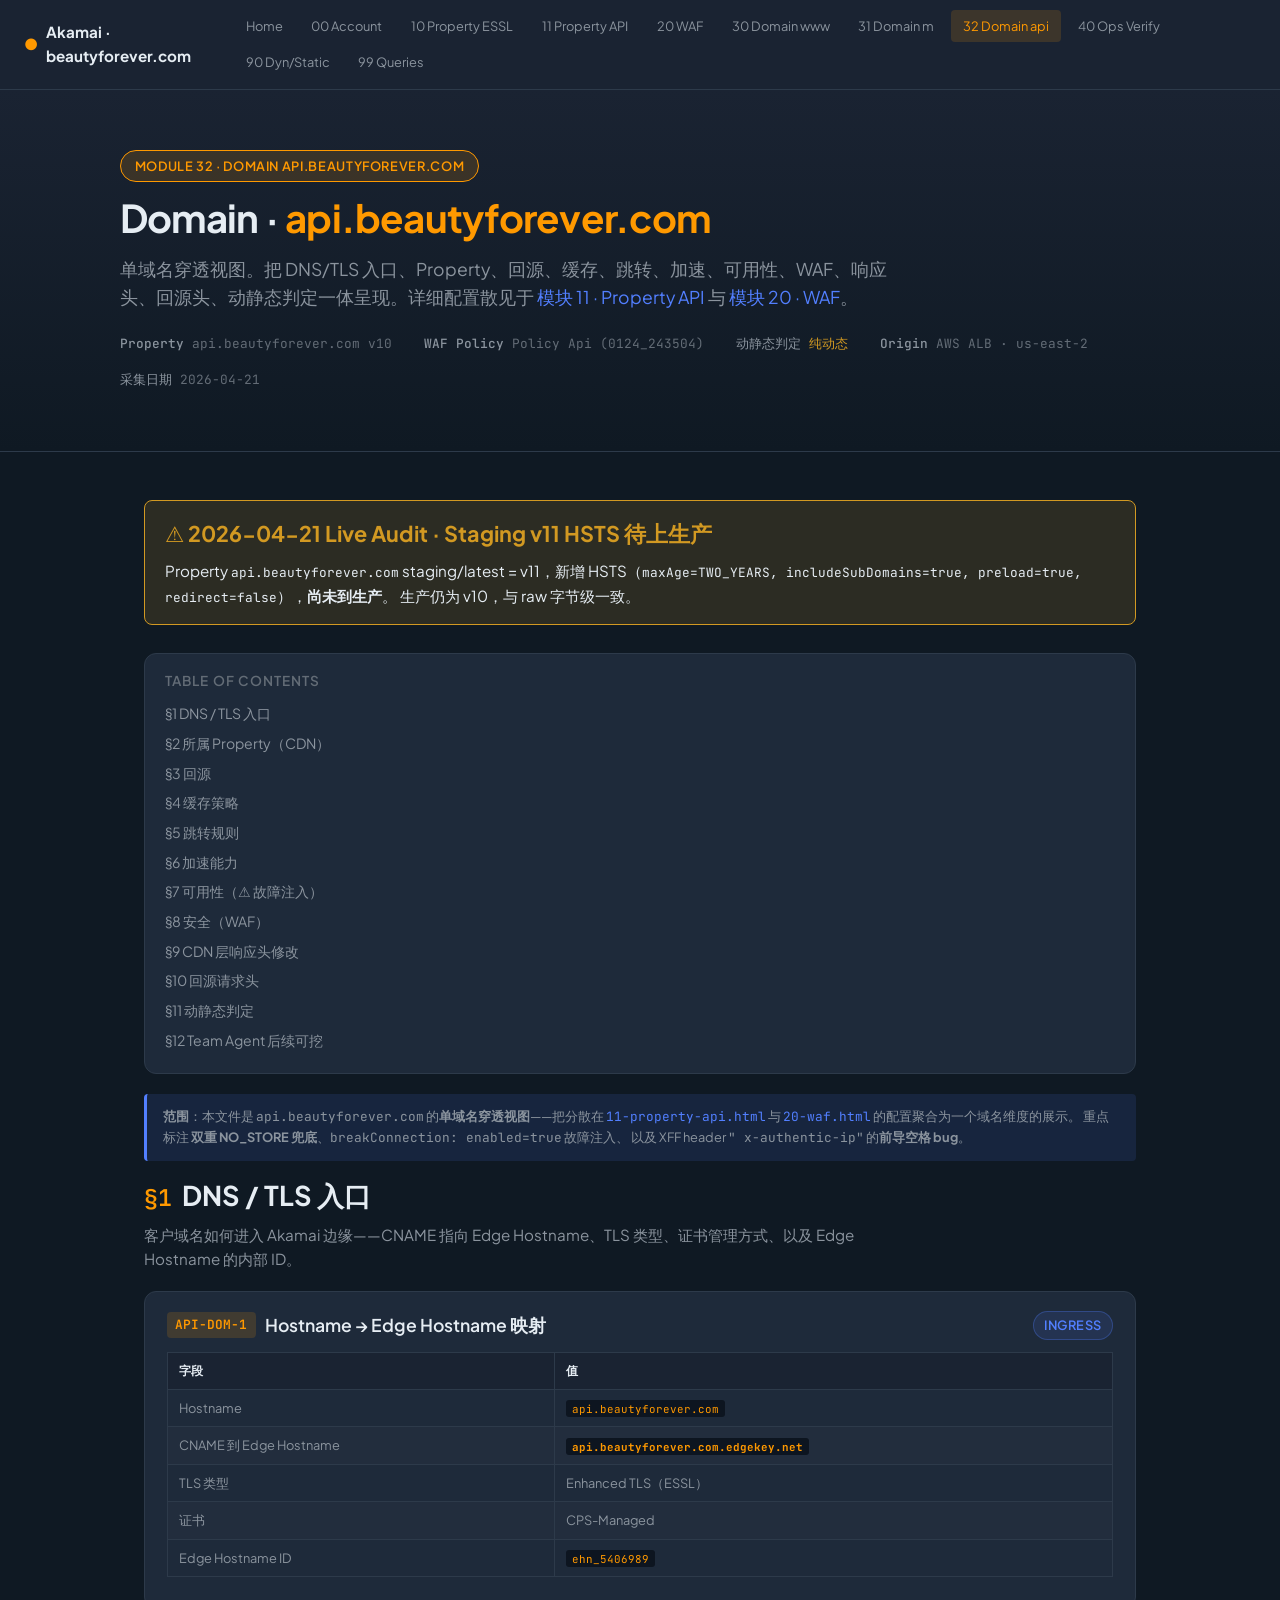
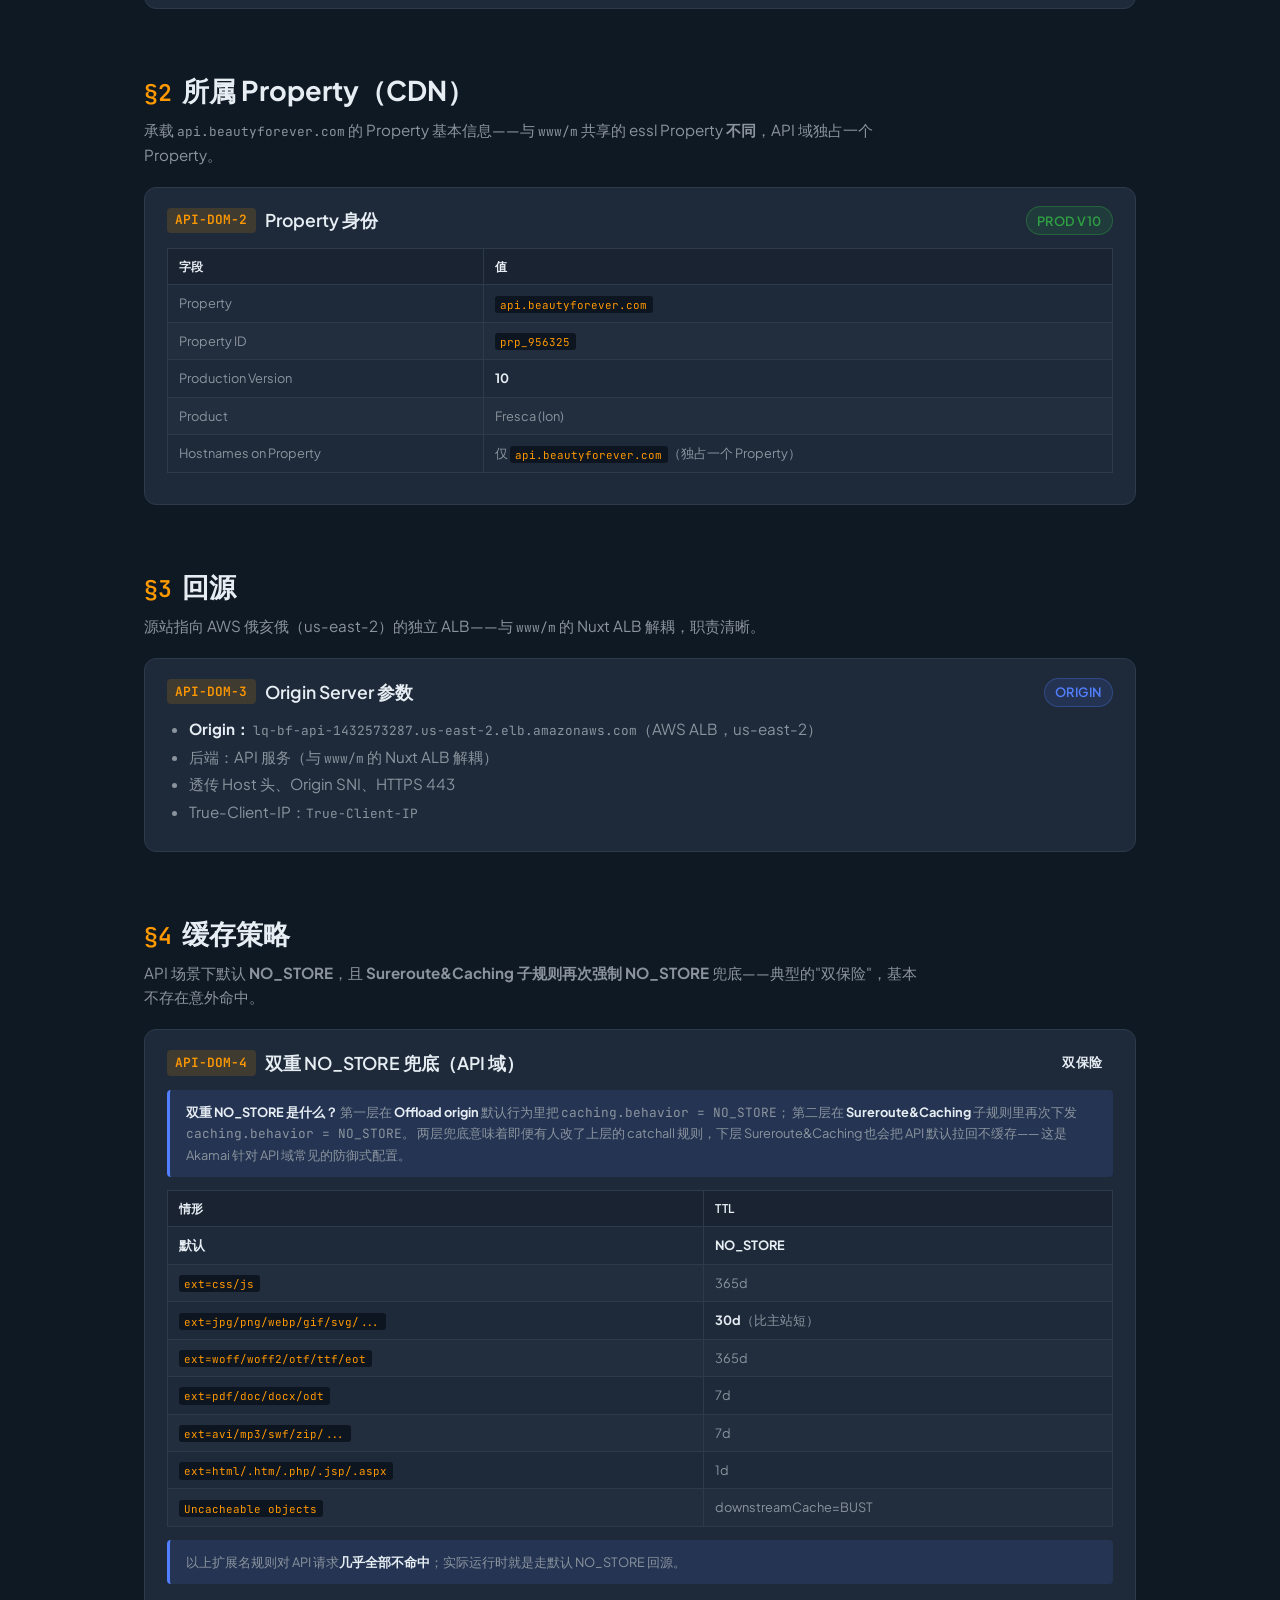
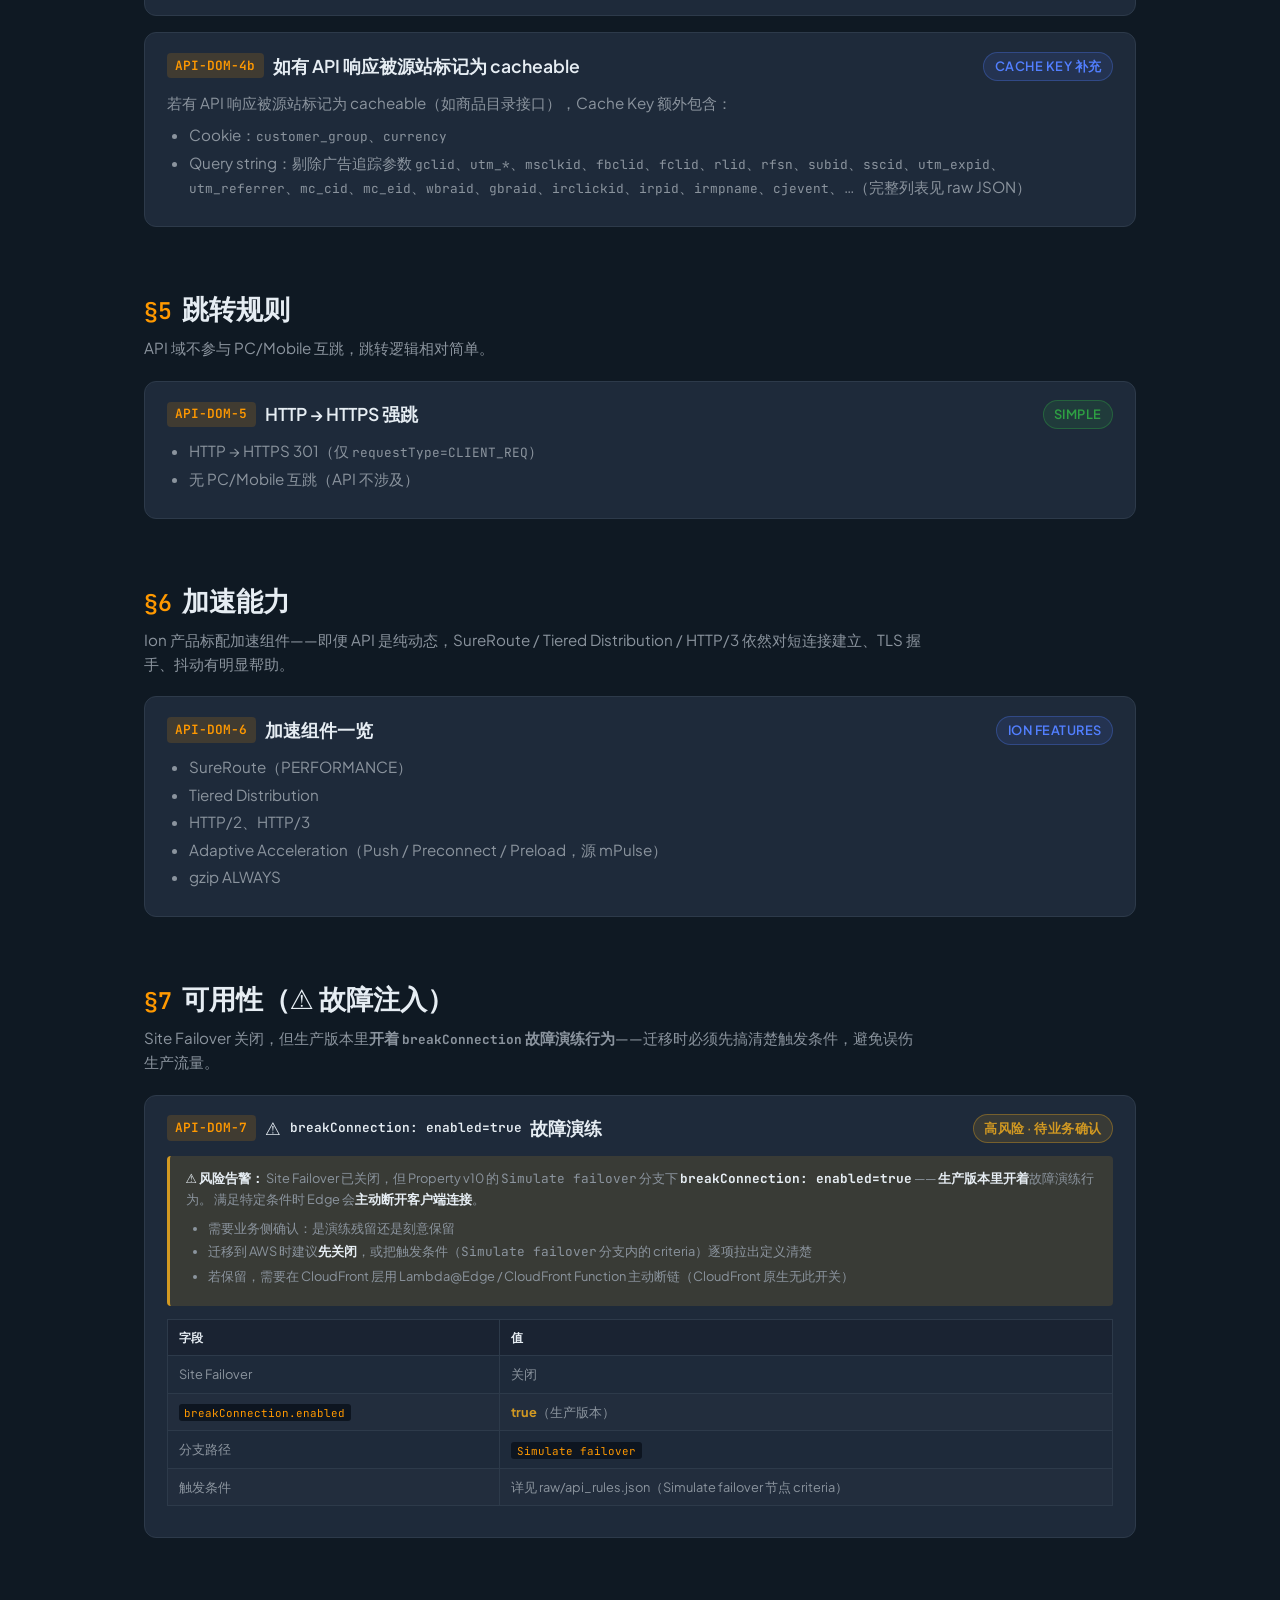
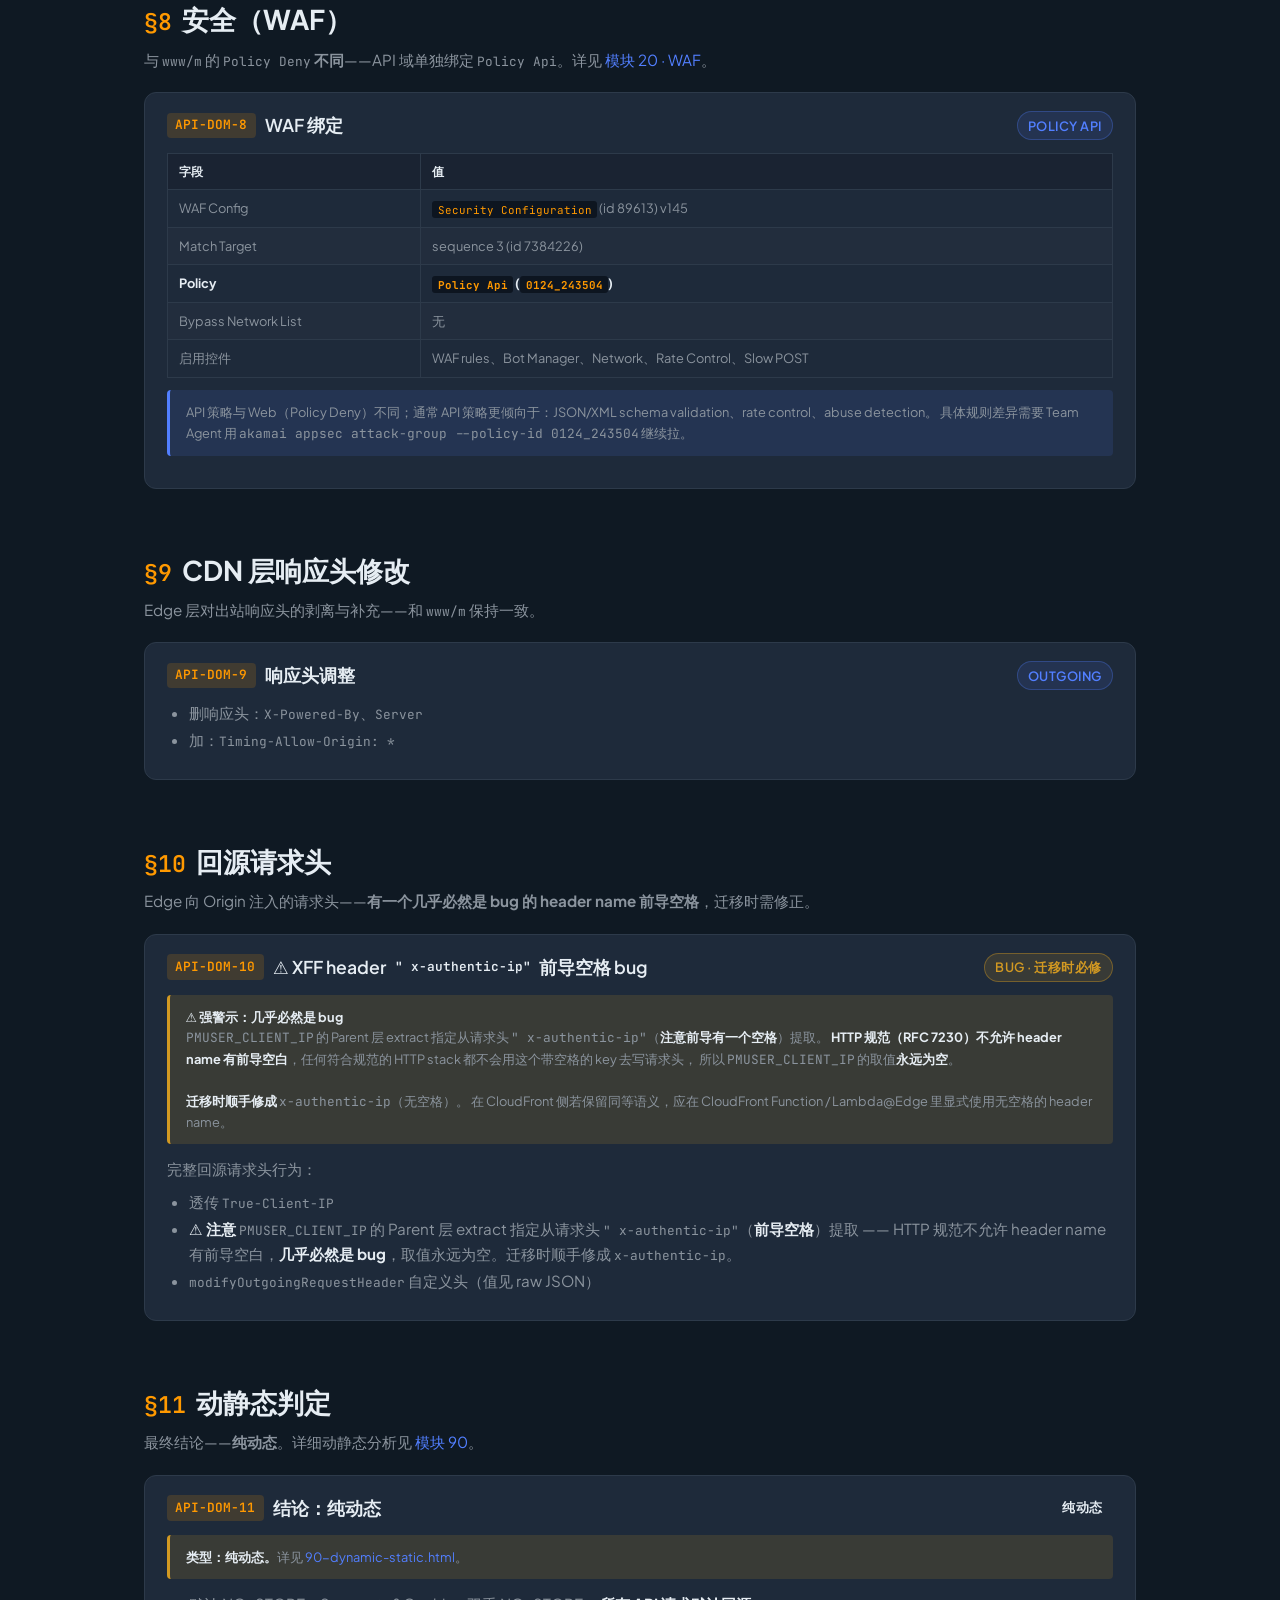
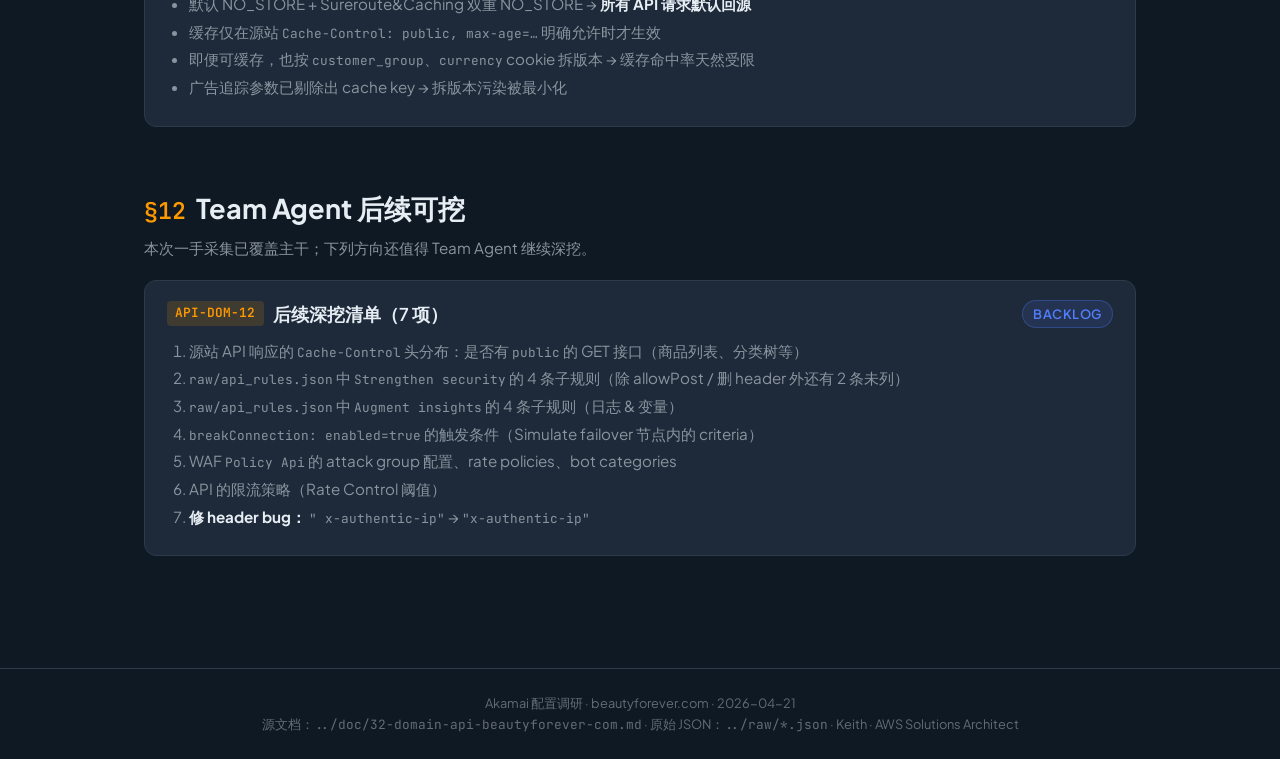
<file: Akamai/html/32-domain-api.html>
<!DOCTYPE html>
<html lang="zh-CN">
<head>
  <meta charset="UTF-8" />
  <meta name="viewport" content="width=device-width, initial-scale=1.0" />
  <title>模块 32 · Domain api.beautyforever.com — Akamai · beautyforever.com</title>
  <link rel="preconnect" href="https://fonts.googleapis.com" />
  <link rel="preconnect" href="https://fonts.gstatic.com" crossorigin />
  <link href="https://fonts.googleapis.com/css2?family=Plus+Jakarta+Sans:wght@400;500;600;700;800&family=JetBrains+Mono:wght@400;500&display=swap" rel="stylesheet" />
  <link rel="stylesheet" href="./assets/style.css" />
</head>
<body>
<nav class="topnav">
  <div class="brand"><span class="dot">●</span> Akamai · beautyforever.com</div>
  <div class="nav-links">
    <a href="./index.html">Home</a>
    <a href="./00-account.html">00 Account</a>
    <a href="./10-property-essl.html">10 Property ESSL</a>
    <a href="./11-property-api.html">11 Property API</a>
    <a href="./20-waf.html">20 WAF</a>
    <a href="./30-domain-www.html">30 Domain www</a>
    <a href="./31-domain-m.html">31 Domain m</a>
    <a href="./32-domain-api.html" class="active">32 Domain api</a>
    <a href="./40-ops-verification.html">40 Ops Verify</a>
    <a href="./90-dynamic-static.html">90 Dyn/Static</a>
    <a href="./99-queries.html">99 Queries</a>
  </div>
</nav>

<header class="hero">
  <div class="hero-inner">
    <span class="hero-badge">Module 32 · Domain api.beautyforever.com</span>
    <h1>Domain · <span class="accent">api.beautyforever.com</span></h1>
    <p class="subtitle">单域名穿透视图。把 DNS/TLS 入口、Property、回源、缓存、跳转、加速、可用性、WAF、响应头、回源头、动静态判定一体呈现。详细配置散见于 <a href="./11-property-api.html">模块 11 · Property API</a> 与 <a href="./20-waf.html">模块 20 · WAF</a>。</p>
    <div class="meta">
      <span><strong>Property</strong> <code>api.beautyforever.com</code> v10</span>
      <span><strong>WAF Policy</strong> <code>Policy Api</code> (0124_243504)</span>
      <span><strong>动静态判定</strong> <strong style="color:var(--warn)">纯动态</strong></span>
      <span><strong>Origin</strong> AWS ALB · us-east-2</span>
      <span><strong>采集日期</strong> 2026-04-21</span>
    </div>
  </div>
</header>

<main class="container">

  <div style="background: var(--warn-dim); border: 1px solid var(--warn); border-radius: 8px; padding: 16px 20px; margin-bottom: 28px;">
    <div style="color: var(--warn); font-weight: 700; font-size: var(--heading-size); margin-bottom: 8px;">⚠ 2026-04-21 Live Audit · Staging v11 HSTS 待上生产</div>
    <div style="color: var(--text-primary); font-size: var(--body-size); line-height: 1.6;">
      Property <code>api.beautyforever.com</code> staging/latest = v11，新增 HSTS（<code>maxAge=TWO_YEARS, includeSubDomains=true, preload=true, redirect=false</code>），<strong>尚未到生产</strong>。
      生产仍为 v10，与 raw 字节级一致。
    </div>
  </div>

  <div class="toc">
    <h3>Table of Contents</h3>
    <ul>
      <li><a href="#dns-tls">§1 DNS / TLS 入口</a></li>
      <li><a href="#property">§2 所属 Property（CDN）</a></li>
      <li><a href="#origin">§3 回源</a></li>
      <li><a href="#cache">§4 缓存策略</a></li>
      <li><a href="#redirect">§5 跳转规则</a></li>
      <li><a href="#accel">§6 加速能力</a></li>
      <li><a href="#availability">§7 可用性（⚠ 故障注入）</a></li>
      <li><a href="#waf">§8 安全（WAF）</a></li>
      <li><a href="#resp-hdr">§9 CDN 层响应头修改</a></li>
      <li><a href="#req-hdr">§10 回源请求头</a></li>
      <li><a href="#verdict">§11 动静态判定</a></li>
      <li><a href="#next">§12 Team Agent 后续可挖</a></li>
    </ul>
  </div>

  <div class="callout">
    <strong>范围</strong>：本文件是 <code>api.beautyforever.com</code> 的<strong>单域名穿透视图</strong>——把分散在
    <a href="./11-property-api.html"><code>11-property-api.html</code></a> 与
    <a href="./20-waf.html"><code>20-waf.html</code></a> 的配置聚合为一个域名维度的展示。
    重点标注 <strong>双重 NO_STORE 兜底</strong>、<code>breakConnection: enabled=true</code> 故障注入、
    以及 XFF header <code>" x-authentic-ip"</code> 的<strong>前导空格 bug</strong>。
  </div>

  <!-- ============ §1 DNS / TLS 入口 ============ -->
  <section id="dns-tls">
    <h2><span class="chapter-num">§1</span> DNS / TLS 入口</h2>
    <p class="section-intro">客户域名如何进入 Akamai 边缘——CNAME 指向 Edge Hostname、TLS 类型、证书管理方式、以及 Edge Hostname 的内部 ID。</p>

    <div class="rule">
      <div class="rule-header">
        <div class="rule-title"><span class="rule-id">API-DOM-1</span>Hostname → Edge Hostname 映射</div>
        <span class="badge info">Ingress</span>
      </div>
      <div class="rule-body">
        <table class="tbl">
          <thead><tr><th>字段</th><th>值</th></tr></thead>
          <tbody>
            <tr><td>Hostname</td><td><code>api.beautyforever.com</code></td></tr>
            <tr><td>CNAME 到 Edge Hostname</td><td><strong><code>api.beautyforever.com.edgekey.net</code></strong></td></tr>
            <tr><td>TLS 类型</td><td>Enhanced TLS（ESSL）</td></tr>
            <tr><td>证书</td><td>CPS-Managed</td></tr>
            <tr><td>Edge Hostname ID</td><td><code>ehn_5406989</code></td></tr>
          </tbody>
        </table>
      </div>
    </div>
  </section>

  <!-- ============ §2 Property ============ -->
  <section id="property">
    <h2><span class="chapter-num">§2</span> 所属 Property（CDN）</h2>
    <p class="section-intro">承载 <code>api.beautyforever.com</code> 的 Property 基本信息——与 <code>www/m</code> 共享的 essl Property <strong>不同</strong>，API 域独占一个 Property。</p>

    <div class="rule">
      <div class="rule-header">
        <div class="rule-title"><span class="rule-id">API-DOM-2</span>Property 身份</div>
        <span class="badge pass">Prod v10</span>
      </div>
      <div class="rule-body">
        <table class="tbl">
          <thead><tr><th>字段</th><th>值</th></tr></thead>
          <tbody>
            <tr><td>Property</td><td><code>api.beautyforever.com</code></td></tr>
            <tr><td>Property ID</td><td><code>prp_956325</code></td></tr>
            <tr><td>Production Version</td><td><strong>10</strong></td></tr>
            <tr><td>Product</td><td>Fresca (Ion)</td></tr>
            <tr><td>Hostnames on Property</td><td>仅 <code>api.beautyforever.com</code>（独占一个 Property）</td></tr>
          </tbody>
        </table>
      </div>
    </div>
  </section>

  <!-- ============ §3 回源 ============ -->
  <section id="origin">
    <h2><span class="chapter-num">§3</span> 回源</h2>
    <p class="section-intro">源站指向 AWS 俄亥俄（us-east-2）的独立 ALB——与 <code>www/m</code> 的 Nuxt ALB 解耦，职责清晰。</p>

    <div class="rule">
      <div class="rule-header">
        <div class="rule-title"><span class="rule-id">API-DOM-3</span>Origin Server 参数</div>
        <span class="badge info">Origin</span>
      </div>
      <div class="rule-body">
        <ul>
          <li><strong>Origin：</strong> <code>lq-bf-api-1432573287.us-east-2.elb.amazonaws.com</code>（AWS ALB，us-east-2）</li>
          <li>后端：API 服务（与 <code>www/m</code> 的 Nuxt ALB 解耦）</li>
          <li>透传 Host 头、Origin SNI、HTTPS 443</li>
          <li>True-Client-IP：<code>True-Client-IP</code></li>
        </ul>
      </div>
    </div>
  </section>

  <!-- ============ §4 缓存策略 ============ -->
  <section id="cache">
    <h2><span class="chapter-num">§4</span> 缓存策略</h2>
    <p class="section-intro">API 场景下默认 <strong>NO_STORE</strong>，且 <strong>Sureroute&amp;Caching 子规则再次强制 NO_STORE</strong> 兜底——典型的"双保险"，基本不存在意外命中。</p>

    <div class="rule">
      <div class="rule-header">
        <div class="rule-title"><span class="rule-id">API-DOM-4</span>双重 NO_STORE 兜底（API 域）</div>
        <span class="badge warn">双保险</span>
      </div>
      <div class="rule-body">
        <div class="callout">
          <strong>双重 NO_STORE 是什么？</strong>
          第一层在 <strong>Offload origin</strong> 默认行为里把 <code>caching.behavior = NO_STORE</code>；
          第二层在 <strong>Sureroute&amp;Caching</strong> 子规则里再次下发 <code>caching.behavior = NO_STORE</code>。
          两层兜底意味着即便有人改了上层的 catchall 规则，下层 Sureroute&amp;Caching 也会把 API 默认拉回不缓存——
          这是 Akamai 针对 API 域常见的防御式配置。
        </div>
        <table class="tbl">
          <thead><tr><th>情形</th><th>TTL</th></tr></thead>
          <tbody>
            <tr><td><strong>默认</strong></td><td><strong>NO_STORE</strong></td></tr>
            <tr><td><code>ext=css/js</code></td><td>365d</td></tr>
            <tr><td><code>ext=jpg/png/webp/gif/svg/...</code></td><td><strong>30d</strong>（比主站短）</td></tr>
            <tr><td><code>ext=woff/woff2/otf/ttf/eot</code></td><td>365d</td></tr>
            <tr><td><code>ext=pdf/doc/docx/odt</code></td><td>7d</td></tr>
            <tr><td><code>ext=avi/mp3/swf/zip/...</code></td><td>7d</td></tr>
            <tr><td><code>ext=html/.htm/.php/.jsp/.aspx</code></td><td>1d</td></tr>
            <tr><td><code>Uncacheable objects</code></td><td>downstreamCache=BUST</td></tr>
          </tbody>
        </table>
        <div class="callout">
          以上扩展名规则对 API 请求<strong>几乎全部不命中</strong>；实际运行时就是走默认 NO_STORE 回源。
        </div>
      </div>
    </div>

    <div class="rule">
      <div class="rule-header">
        <div class="rule-title"><span class="rule-id">API-DOM-4b</span>如有 API 响应被源站标记为 cacheable</div>
        <span class="badge info">Cache Key 补充</span>
      </div>
      <div class="rule-body">
        <p>若有 API 响应被源站标记为 cacheable（如商品目录接口），Cache Key 额外包含：</p>
        <ul>
          <li>Cookie：<code>customer_group</code>、<code>currency</code></li>
          <li>Query string：剔除广告追踪参数 <code>gclid</code>、<code>utm_*</code>、<code>msclkid</code>、<code>fbclid</code>、<code>fclid</code>、<code>rlid</code>、<code>rfsn</code>、<code>subid</code>、<code>sscid</code>、<code>utm_expid</code>、<code>utm_referrer</code>、<code>mc_cid</code>、<code>mc_eid</code>、<code>wbraid</code>、<code>gbraid</code>、<code>irclickid</code>、<code>irpid</code>、<code>irmpname</code>、<code>cjevent</code>、…（完整列表见 raw JSON）</li>
        </ul>
      </div>
    </div>
  </section>

  <!-- ============ §5 跳转规则 ============ -->
  <section id="redirect">
    <h2><span class="chapter-num">§5</span> 跳转规则</h2>
    <p class="section-intro">API 域不参与 PC/Mobile 互跳，跳转逻辑相对简单。</p>

    <div class="rule">
      <div class="rule-header">
        <div class="rule-title"><span class="rule-id">API-DOM-5</span>HTTP → HTTPS 强跳</div>
        <span class="badge pass">Simple</span>
      </div>
      <div class="rule-body">
        <ul>
          <li>HTTP → HTTPS 301（仅 <code>requestType=CLIENT_REQ</code>）</li>
          <li>无 PC/Mobile 互跳（API 不涉及）</li>
        </ul>
      </div>
    </div>
  </section>

  <!-- ============ §6 加速能力 ============ -->
  <section id="accel">
    <h2><span class="chapter-num">§6</span> 加速能力</h2>
    <p class="section-intro">Ion 产品标配加速组件——即便 API 是纯动态，SureRoute / Tiered Distribution / HTTP/3 依然对短连接建立、TLS 握手、抖动有明显帮助。</p>

    <div class="rule">
      <div class="rule-header">
        <div class="rule-title"><span class="rule-id">API-DOM-6</span>加速组件一览</div>
        <span class="badge info">Ion features</span>
      </div>
      <div class="rule-body">
        <ul>
          <li>SureRoute（PERFORMANCE）</li>
          <li>Tiered Distribution</li>
          <li>HTTP/2、HTTP/3</li>
          <li>Adaptive Acceleration（Push / Preconnect / Preload，源 mPulse）</li>
          <li>gzip ALWAYS</li>
        </ul>
      </div>
    </div>
  </section>

  <!-- ============ §7 可用性 ============ -->
  <section id="availability">
    <h2><span class="chapter-num">§7</span> 可用性（⚠ 故障注入）</h2>
    <p class="section-intro">Site Failover 关闭，但生产版本里<strong>开着 <code>breakConnection</code> 故障演练行为</strong>——迁移时必须先搞清楚触发条件，避免误伤生产流量。</p>

    <div class="rule">
      <div class="rule-header">
        <div class="rule-title"><span class="rule-id">API-DOM-7</span>⚠ <code>breakConnection: enabled=true</code> 故障演练</div>
        <span class="badge pending">高风险 · 待业务确认</span>
      </div>
      <div class="rule-body">
        <div class="callout warn">
          <strong>⚠ 风险告警：</strong>
          Site Failover 已关闭，但 Property v10 的 <code>Simulate failover</code> 分支下
          <strong><code>breakConnection: enabled=true</code></strong> —— <strong>生产版本里开着</strong>故障演练行为。
          满足特定条件时 Edge 会<strong>主动断开客户端连接</strong>。
          <ul>
            <li>需要业务侧确认：是演练残留还是刻意保留</li>
            <li>迁移到 AWS 时建议<strong>先关闭</strong>，或把触发条件（<code>Simulate failover</code> 分支内的 criteria）逐项拉出定义清楚</li>
            <li>若保留，需要在 CloudFront 层用 Lambda@Edge / CloudFront Function 主动断链（CloudFront 原生无此开关）</li>
          </ul>
        </div>
        <table class="tbl">
          <thead><tr><th>字段</th><th>值</th></tr></thead>
          <tbody>
            <tr><td>Site Failover</td><td>关闭</td></tr>
            <tr><td><code>breakConnection.enabled</code></td><td><strong style="color:var(--warn)">true</strong>（生产版本）</td></tr>
            <tr><td>分支路径</td><td><code>Simulate failover</code></td></tr>
            <tr><td>触发条件</td><td>详见 raw/api_rules.json（Simulate failover 节点 criteria）</td></tr>
          </tbody>
        </table>
      </div>
    </div>
  </section>

  <!-- ============ §8 WAF ============ -->
  <section id="waf">
    <h2><span class="chapter-num">§8</span> 安全（WAF）</h2>
    <p class="section-intro">与 <code>www/m</code> 的 <code>Policy Deny</code> <strong>不同</strong>——API 域单独绑定 <code>Policy Api</code>。详见 <a href="./20-waf.html">模块 20 · WAF</a>。</p>

    <div class="rule">
      <div class="rule-header">
        <div class="rule-title"><span class="rule-id">API-DOM-8</span>WAF 绑定</div>
        <span class="badge info">Policy Api</span>
      </div>
      <div class="rule-body">
        <table class="tbl">
          <thead><tr><th>字段</th><th>值</th></tr></thead>
          <tbody>
            <tr><td>WAF Config</td><td><code>Security Configuration</code> (id 89613) v145</td></tr>
            <tr><td>Match Target</td><td>sequence 3 (id 7384226)</td></tr>
            <tr><td><strong>Policy</strong></td><td><strong><code>Policy Api</code> (<code>0124_243504</code>)</strong></td></tr>
            <tr><td>Bypass Network List</td><td>无</td></tr>
            <tr><td>启用控件</td><td>WAF rules、Bot Manager、Network、Rate Control、Slow POST</td></tr>
          </tbody>
        </table>
        <div class="callout">
          API 策略与 Web（Policy Deny）不同；通常 API 策略更倾向于：JSON/XML schema validation、rate control、abuse detection。
          具体规则差异需要 Team Agent 用 <code>akamai appsec attack-group --policy-id 0124_243504</code> 继续拉。
        </div>
      </div>
    </div>
  </section>

  <!-- ============ §9 响应头 ============ -->
  <section id="resp-hdr">
    <h2><span class="chapter-num">§9</span> CDN 层响应头修改</h2>
    <p class="section-intro">Edge 层对出站响应头的剥离与补充——和 <code>www/m</code> 保持一致。</p>

    <div class="rule">
      <div class="rule-header">
        <div class="rule-title"><span class="rule-id">API-DOM-9</span>响应头调整</div>
        <span class="badge info">Outgoing</span>
      </div>
      <div class="rule-body">
        <ul>
          <li>删响应头：<code>X-Powered-By</code>、<code>Server</code></li>
          <li>加：<code>Timing-Allow-Origin: *</code></li>
        </ul>
      </div>
    </div>
  </section>

  <!-- ============ §10 回源请求头 ============ -->
  <section id="req-hdr">
    <h2><span class="chapter-num">§10</span> 回源请求头</h2>
    <p class="section-intro">Edge 向 Origin 注入的请求头——<strong>有一个几乎必然是 bug 的 header name 前导空格</strong>，迁移时需修正。</p>

    <div class="rule">
      <div class="rule-header">
        <div class="rule-title"><span class="rule-id">API-DOM-10</span>⚠ XFF header <code>" x-authentic-ip"</code> 前导空格 bug</div>
        <span class="badge pending">Bug · 迁移时必修</span>
      </div>
      <div class="rule-body">
        <div class="callout warn">
          <strong>⚠ 强警示：几乎必然是 bug</strong><br>
          <code>PMUSER_CLIENT_IP</code> 的 Parent 层 extract 指定从请求头
          <code>" x-authentic-ip"</code>（<strong>注意前导有一个空格</strong>）提取。
          <strong>HTTP 规范（RFC 7230）不允许 header name 有前导空白</strong>，任何符合规范的 HTTP stack 都不会用这个带空格的 key 去写请求头，
          所以 <code>PMUSER_CLIENT_IP</code> 的取值<strong>永远为空</strong>。
          <br><br>
          <strong>迁移时顺手修成</strong> <code>x-authentic-ip</code>（无空格）。
          在 CloudFront 侧若保留同等语义，应在 CloudFront Function / Lambda@Edge 里显式使用无空格的 header name。
        </div>
        <p>完整回源请求头行为：</p>
        <ul>
          <li>透传 <code>True-Client-IP</code></li>
          <li><strong>⚠ 注意</strong> <code>PMUSER_CLIENT_IP</code> 的 Parent 层 extract 指定从请求头 <code>" x-authentic-ip"</code>（<strong>前导空格</strong>）提取 —— HTTP 规范不允许 header name 有前导空白，<strong>几乎必然是 bug</strong>，取值永远为空。迁移时顺手修成 <code>x-authentic-ip</code>。</li>
          <li><code>modifyOutgoingRequestHeader</code> 自定义头（值见 raw JSON）</li>
        </ul>
      </div>
    </div>
  </section>

  <!-- ============ §11 动静态判定 ============ -->
  <section id="verdict">
    <h2><span class="chapter-num">§11</span> 动静态判定</h2>
    <p class="section-intro">最终结论——<strong>纯动态</strong>。详细动静态分析见 <a href="./90-dynamic-static.html">模块 90</a>。</p>

    <div class="rule">
      <div class="rule-header">
        <div class="rule-title"><span class="rule-id">API-DOM-11</span>结论：纯动态</div>
        <span class="badge warn">纯动态</span>
      </div>
      <div class="rule-body">
        <div class="callout warn">
          <strong>类型：纯动态。</strong>详见 <a href="./90-dynamic-static.html">90-dynamic-static.html</a>。
        </div>
        <ul>
          <li>默认 NO_STORE + Sureroute&amp;Caching 双重 NO_STORE → <strong>所有 API 请求默认回源</strong></li>
          <li>缓存仅在源站 <code>Cache-Control: public, max-age=…</code> 明确允许时才生效</li>
          <li>即便可缓存，也按 <code>customer_group</code>、<code>currency</code> cookie 拆版本 → 缓存命中率天然受限</li>
          <li>广告追踪参数已剔除出 cache key → 拆版本污染被最小化</li>
        </ul>
      </div>
    </div>
  </section>

  <!-- ============ §12 后续可挖 ============ -->
  <section id="next">
    <h2><span class="chapter-num">§12</span> Team Agent 后续可挖</h2>
    <p class="section-intro">本次一手采集已覆盖主干；下列方向还值得 Team Agent 继续深挖。</p>

    <div class="rule">
      <div class="rule-header">
        <div class="rule-title"><span class="rule-id">API-DOM-12</span>后续深挖清单（7 项）</div>
        <span class="badge info">Backlog</span>
      </div>
      <div class="rule-body">
        <ol>
          <li>源站 API 响应的 <code>Cache-Control</code> 头分布：是否有 <code>public</code> 的 GET 接口（商品列表、分类树等）</li>
          <li><code>raw/api_rules.json</code> 中 <code>Strengthen security</code> 的 4 条子规则（除 allowPost / 删 header 外还有 2 条未列）</li>
          <li><code>raw/api_rules.json</code> 中 <code>Augment insights</code> 的 4 条子规则（日志 &amp; 变量）</li>
          <li><code>breakConnection: enabled=true</code> 的触发条件（Simulate failover 节点内的 criteria）</li>
          <li>WAF <code>Policy Api</code> 的 attack group 配置、rate policies、bot categories</li>
          <li>API 的限流策略（Rate Control 阈值）</li>
          <li><strong>修 header bug：</strong> <code>" x-authentic-ip"</code> → <code>"x-authentic-ip"</code></li>
        </ol>
      </div>
    </div>
  </section>

</main>

<footer class="footer">
  <div>
    Akamai 配置调研 · beautyforever.com · 2026-04-21<br>
    源文档：<code>../doc/32-domain-api-beautyforever-com.md</code> · 原始 JSON：<code>../raw/*.json</code> · Keith · AWS Solutions Architect
  </div>
</footer>

<script src="./assets/app.js" defer></script>

</body>
</html>
</file>
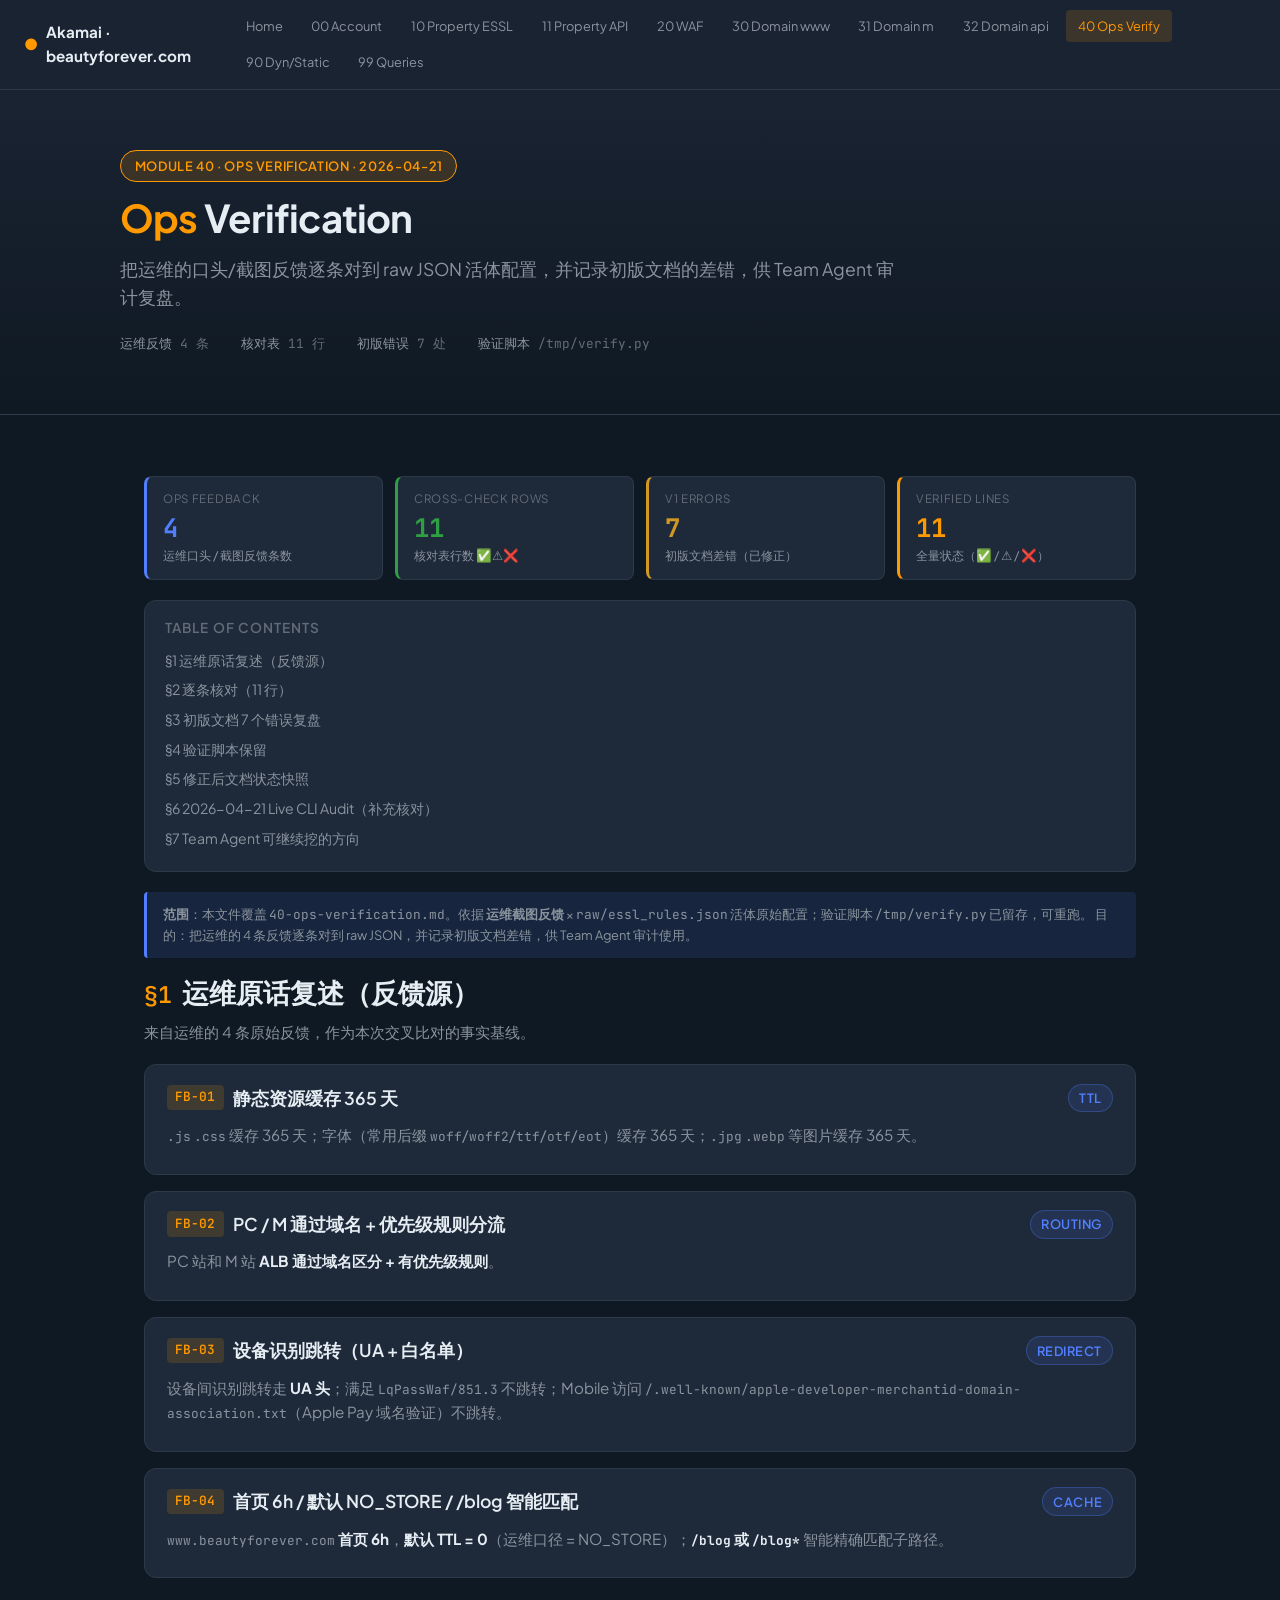
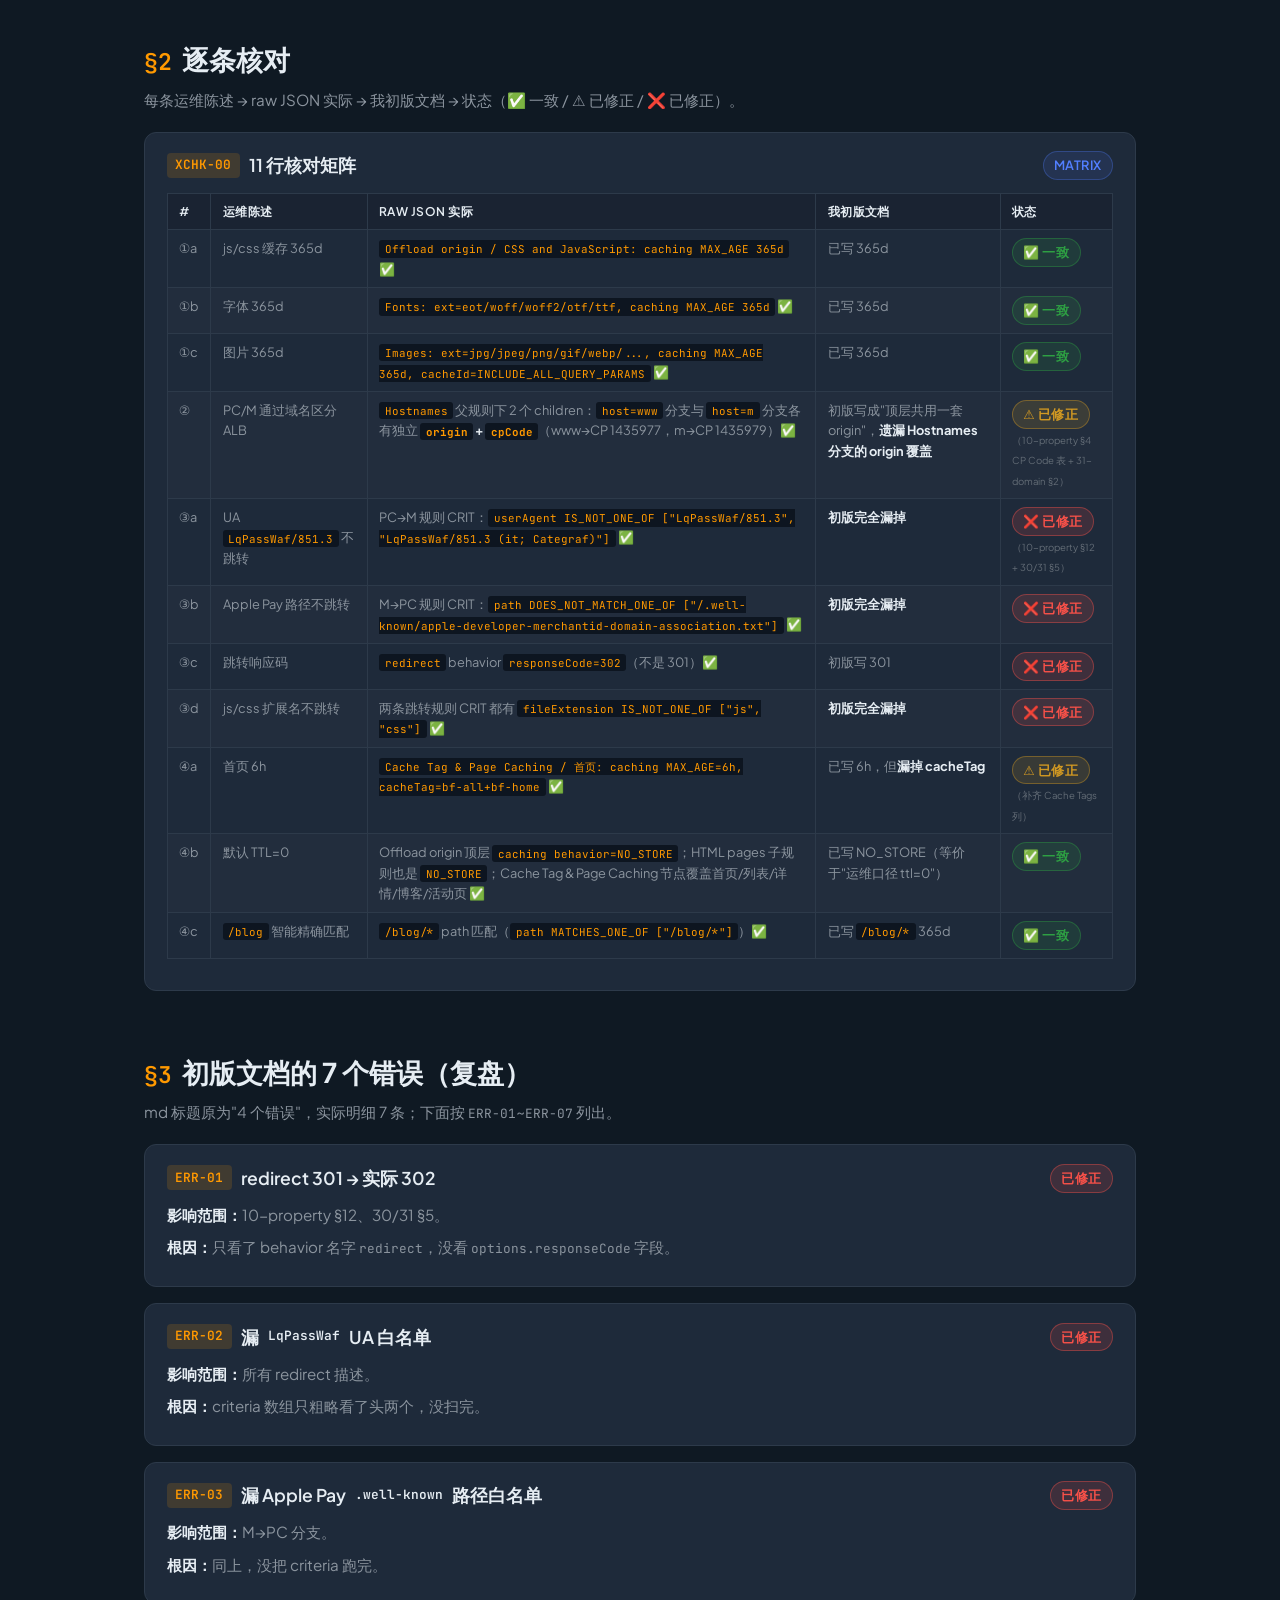
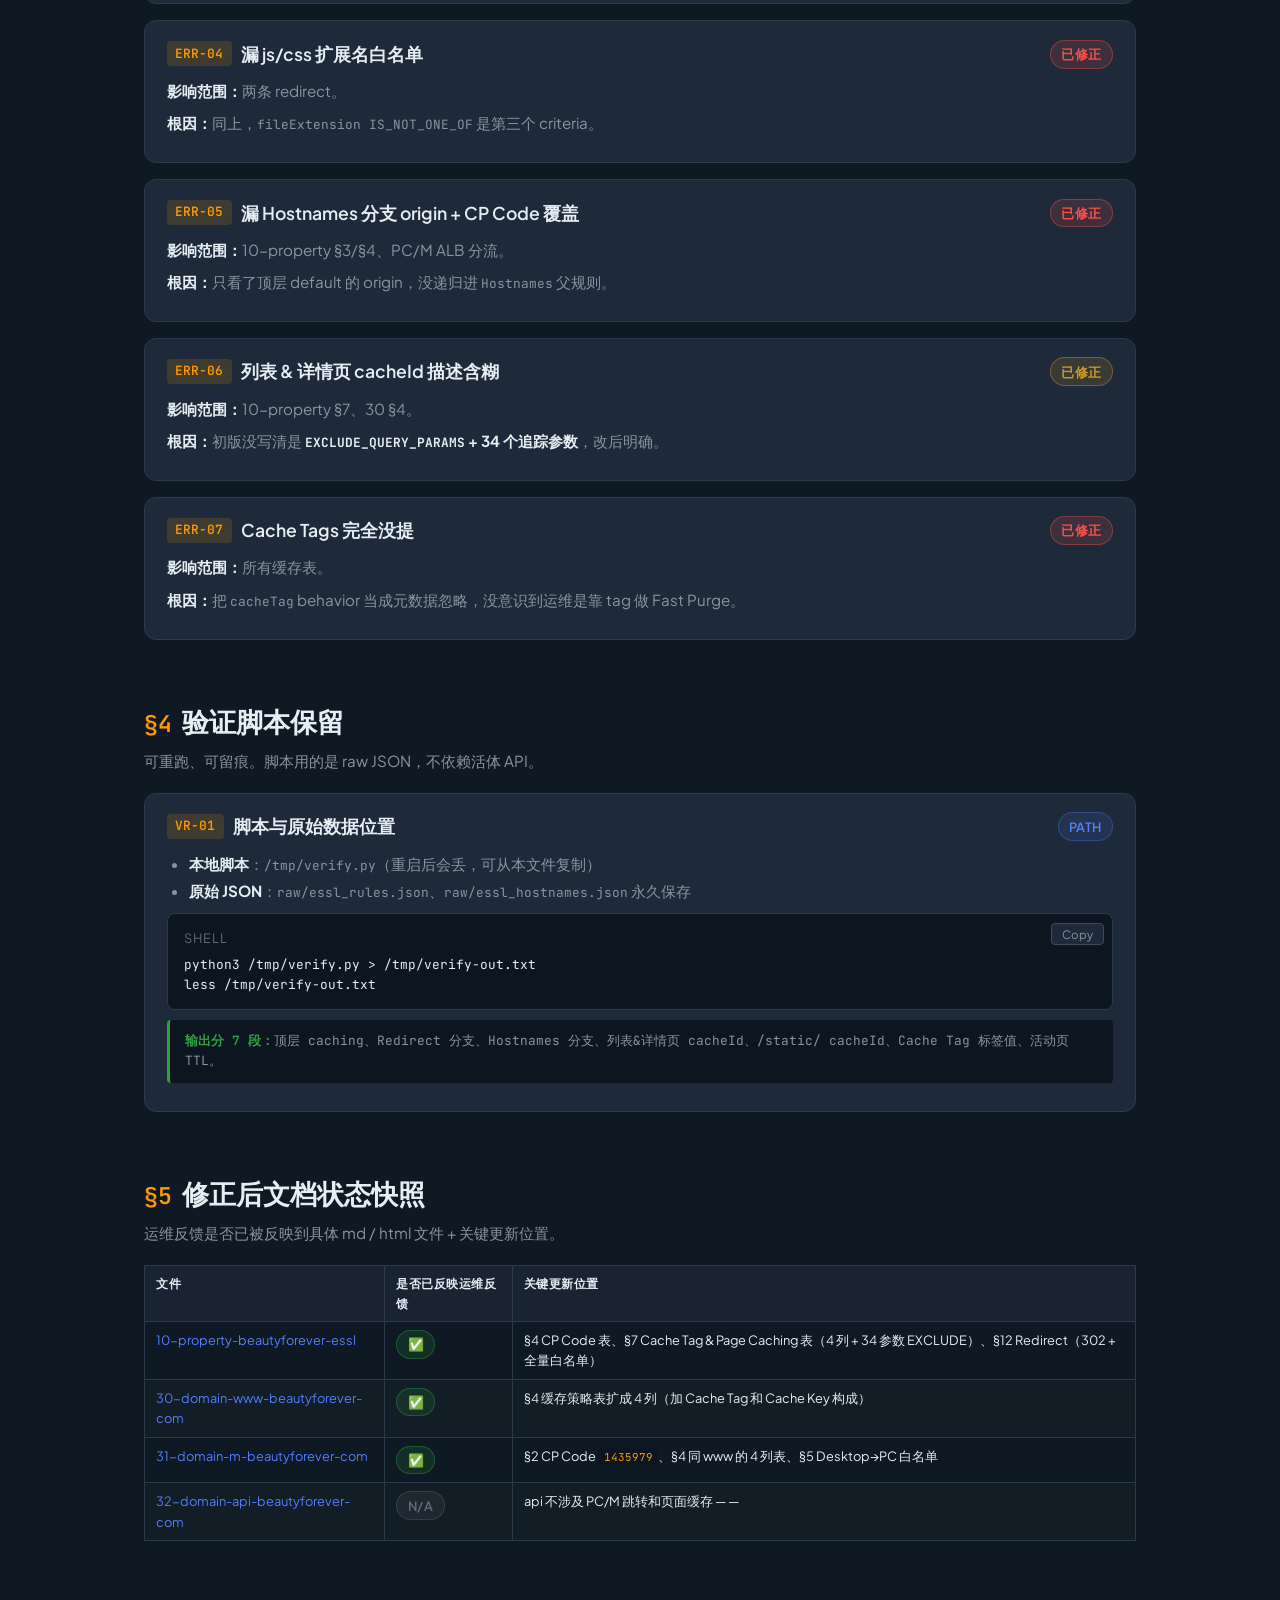
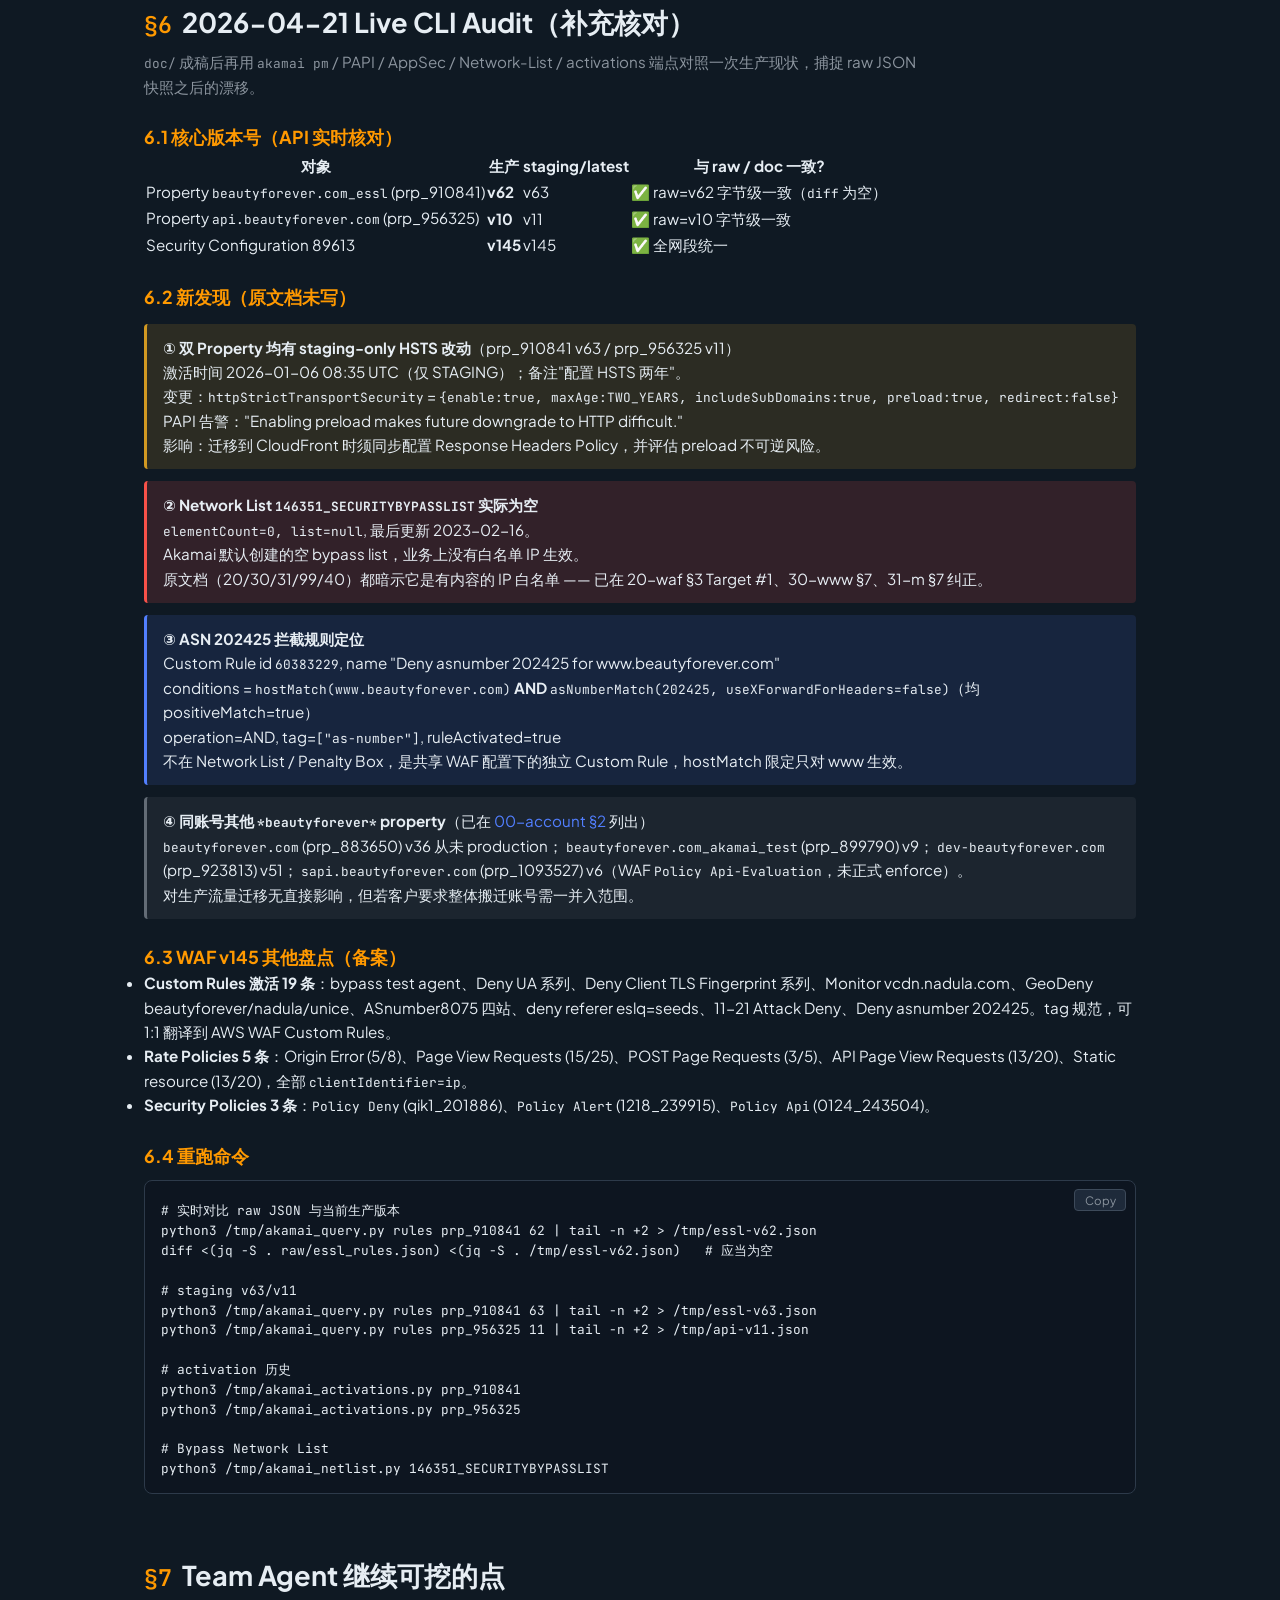
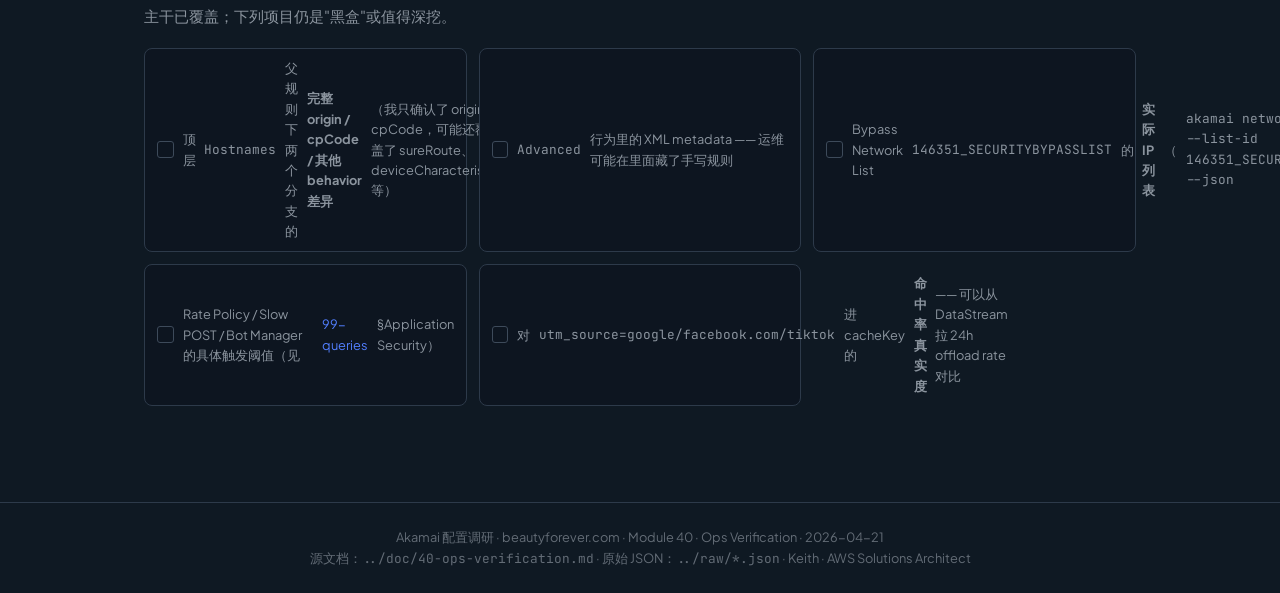
<file: Akamai/html/40-ops-verification.html>
<!DOCTYPE html>
<html lang="zh-CN">
<head>
  <meta charset="UTF-8" />
  <meta name="viewport" content="width=device-width, initial-scale=1.0" />
  <title>模块 40 · Ops Verification — Akamai · beautyforever.com</title>
  <link rel="preconnect" href="https://fonts.googleapis.com" />
  <link rel="preconnect" href="https://fonts.gstatic.com" crossorigin />
  <link href="https://fonts.googleapis.com/css2?family=Plus+Jakarta+Sans:wght@400;500;600;700;800&family=JetBrains+Mono:wght@400;500&display=swap" rel="stylesheet" />
  <link rel="stylesheet" href="./assets/style.css" />
</head>
<body>
<nav class="topnav">
  <div class="brand"><span class="dot">●</span> Akamai · beautyforever.com</div>
  <div class="nav-links">
    <a href="./index.html">Home</a>
    <a href="./00-account.html">00 Account</a>
    <a href="./10-property-essl.html">10 Property ESSL</a>
    <a href="./11-property-api.html">11 Property API</a>
    <a href="./20-waf.html">20 WAF</a>
    <a href="./30-domain-www.html">30 Domain www</a>
    <a href="./31-domain-m.html">31 Domain m</a>
    <a href="./32-domain-api.html">32 Domain api</a>
    <a href="./40-ops-verification.html" class="active">40 Ops Verify</a>
    <a href="./90-dynamic-static.html">90 Dyn/Static</a>
    <a href="./99-queries.html">99 Queries</a>
  </div>
</nav>

<header class="hero">
  <div class="hero-inner">
    <span class="hero-badge">Module 40 · Ops Verification · 2026-04-21</span>
    <h1><span class="accent">Ops</span> Verification</h1>
    <p class="subtitle">把运维的口头/截图反馈逐条对到 raw JSON 活体配置，并记录初版文档的差错，供 Team Agent 审计复盘。</p>
    <div class="meta">
      <span><strong>运维反馈</strong> 4 条</span>
      <span><strong>核对表</strong> 11 行</span>
      <span><strong>初版错误</strong> 7 处</span>
      <span><strong>验证脚本</strong> <code>/tmp/verify.py</code></span>
    </div>
  </div>
</header>

<main class="container">

  <div class="stat-grid">
    <div class="stat info">
      <span class="stat-label">Ops Feedback</span>
      <div class="stat-num">4</div>
      <span class="stat-hint">运维口头 / 截图反馈条数</span>
    </div>
    <div class="stat pass">
      <span class="stat-label">Cross-check Rows</span>
      <div class="stat-num">11</div>
      <span class="stat-hint">核对表行数 ✅⚠❌</span>
    </div>
    <div class="stat warn">
      <span class="stat-label">V1 Errors</span>
      <div class="stat-num">7</div>
      <span class="stat-hint">初版文档差错（已修正）</span>
    </div>
    <div class="stat">
      <span class="stat-label">Verified Lines</span>
      <div class="stat-num">11</div>
      <span class="stat-hint">全量状态（✅ / ⚠ / ❌）</span>
    </div>
  </div>

  <div class="toc">
    <h3>Table of Contents</h3>
    <ul>
      <li><a href="#feedback">§1 运维原话复述（反馈源）</a></li>
      <li><a href="#crosscheck">§2 逐条核对（11 行）</a></li>
      <li><a href="#errors">§3 初版文档 7 个错误复盘</a></li>
      <li><a href="#verify">§4 验证脚本保留</a></li>
      <li><a href="#snapshot">§5 修正后文档状态快照</a></li>
      <li><a href="#live-audit">§6 2026-04-21 Live CLI Audit（补充核对）</a></li>
      <li><a href="#todo">§7 Team Agent 可继续挖的方向</a></li>
    </ul>
  </div>

  <div class="callout">
    <strong>范围</strong>：本文件覆盖 <code>40-ops-verification.md</code>。依据 <strong>运维截图反馈</strong> × <code>raw/essl_rules.json</code> 活体原始配置；验证脚本 <code>/tmp/verify.py</code> 已留存，可重跑。
    目的：把运维的 4 条反馈逐条对到 raw JSON，并记录初版文档差错，供 Team Agent 审计使用。
  </div>

  <!-- ============ §1 运维原话复述 ============ -->
  <section id="feedback">
    <h2><span class="chapter-num">§1</span> 运维原话复述（反馈源）</h2>
    <p class="section-intro">来自运维的 4 条原始反馈，作为本次交叉比对的事实基线。</p>

    <div class="rule">
      <div class="rule-header">
        <div class="rule-title"><span class="rule-id">FB-01</span>静态资源缓存 365 天</div>
        <span class="badge info">TTL</span>
      </div>
      <div class="rule-body">
        <p><code>.js</code> <code>.css</code> 缓存 365 天；字体（常用后缀 <code>woff</code>/<code>woff2</code>/<code>ttf</code>/<code>otf</code>/<code>eot</code>）缓存 365 天；<code>.jpg</code> <code>.webp</code> 等图片缓存 365 天。</p>
      </div>
    </div>

    <div class="rule">
      <div class="rule-header">
        <div class="rule-title"><span class="rule-id">FB-02</span>PC / M 通过域名 + 优先级规则分流</div>
        <span class="badge info">routing</span>
      </div>
      <div class="rule-body">
        <p>PC 站和 M 站 <strong>ALB 通过域名区分 + 有优先级规则</strong>。</p>
      </div>
    </div>

    <div class="rule">
      <div class="rule-header">
        <div class="rule-title"><span class="rule-id">FB-03</span>设备识别跳转（UA + 白名单）</div>
        <span class="badge info">redirect</span>
      </div>
      <div class="rule-body">
        <p>设备间识别跳转走 <strong>UA 头</strong>；满足 <code>LqPassWaf/851.3</code> 不跳转；Mobile 访问 <code>/.well-known/apple-developer-merchantid-domain-association.txt</code>（Apple Pay 域名验证）不跳转。</p>
      </div>
    </div>

    <div class="rule">
      <div class="rule-header">
        <div class="rule-title"><span class="rule-id">FB-04</span>首页 6h / 默认 NO_STORE / /blog 智能匹配</div>
        <span class="badge info">cache</span>
      </div>
      <div class="rule-body">
        <p><code>www.beautyforever.com</code> <strong>首页 6h</strong>，<strong>默认 TTL = 0</strong>（运维口径 = NO_STORE）；<strong><code>/blog</code> 或 <code>/blog*</code></strong> 智能精确匹配子路径。</p>
      </div>
    </div>
  </section>

  <!-- ============ §2 逐条核对 ============ -->
  <section id="crosscheck">
    <h2><span class="chapter-num">§2</span> 逐条核对</h2>
    <p class="section-intro">每条运维陈述 → raw JSON 实际 → 我初版文档 → 状态（✅ 一致 / ⚠ 已修正 / ❌ 已修正）。</p>

    <div class="rule">
      <div class="rule-header">
        <div class="rule-title"><span class="rule-id">XCHK-00</span>11 行核对矩阵</div>
        <span class="badge info">matrix</span>
      </div>
      <div class="rule-body">
        <table class="tbl">
          <thead>
            <tr><th>#</th><th>运维陈述</th><th>raw JSON 实际</th><th>我初版文档</th><th>状态</th></tr>
          </thead>
          <tbody>
            <tr>
              <td>①a</td>
              <td>js/css 缓存 365d</td>
              <td><code>Offload origin / CSS and JavaScript: caching MAX_AGE 365d</code> ✅</td>
              <td>已写 365d</td>
              <td><span class="badge pass">✅ 一致</span></td>
            </tr>
            <tr>
              <td>①b</td>
              <td>字体 365d</td>
              <td><code>Fonts: ext=eot/woff/woff2/otf/ttf, caching MAX_AGE 365d</code> ✅</td>
              <td>已写 365d</td>
              <td><span class="badge pass">✅ 一致</span></td>
            </tr>
            <tr>
              <td>①c</td>
              <td>图片 365d</td>
              <td><code>Images: ext=jpg/jpeg/png/gif/webp/..., caching MAX_AGE 365d, cacheId=INCLUDE_ALL_QUERY_PARAMS</code> ✅</td>
              <td>已写 365d</td>
              <td><span class="badge pass">✅ 一致</span></td>
            </tr>
            <tr>
              <td>②</td>
              <td>PC/M 通过域名区分 ALB</td>
              <td><code>Hostnames</code> 父规则下 2 个 children：<code>host=www</code> 分支与 <code>host=m</code> 分支各有独立 <strong><code>origin</code> + <code>cpCode</code></strong>（www→CP 1435977，m→CP 1435979）✅</td>
              <td>初版写成"顶层共用一套 origin"，<strong>遗漏 Hostnames 分支的 origin 覆盖</strong></td>
              <td><span class="badge pending">⚠ 已修正</span><br><span style="color:var(--text-muted);font-size:.75em">（10-property §4 CP Code 表 + 31-domain §2）</span></td>
            </tr>
            <tr>
              <td>③a</td>
              <td>UA <code>LqPassWaf/851.3</code> 不跳转</td>
              <td>PC→M 规则 CRIT：<code>userAgent IS_NOT_ONE_OF ["LqPassWaf/851.3", "LqPassWaf/851.3 (it; Categraf)"]</code> ✅</td>
              <td><strong>初版完全漏掉</strong></td>
              <td><span class="badge fail">❌ 已修正</span><br><span style="color:var(--text-muted);font-size:.75em">（10-property §12 + 30/31 §5）</span></td>
            </tr>
            <tr>
              <td>③b</td>
              <td>Apple Pay 路径不跳转</td>
              <td>M→PC 规则 CRIT：<code>path DOES_NOT_MATCH_ONE_OF ["/.well-known/apple-developer-merchantid-domain-association.txt"]</code> ✅</td>
              <td><strong>初版完全漏掉</strong></td>
              <td><span class="badge fail">❌ 已修正</span></td>
            </tr>
            <tr>
              <td>③c</td>
              <td>跳转响应码</td>
              <td><code>redirect</code> behavior <code>responseCode=302</code>（不是 301）✅</td>
              <td>初版写 301</td>
              <td><span class="badge fail">❌ 已修正</span></td>
            </tr>
            <tr>
              <td>③d</td>
              <td>js/css 扩展名不跳转</td>
              <td>两条跳转规则 CRIT 都有 <code>fileExtension IS_NOT_ONE_OF ["js", "css"]</code> ✅</td>
              <td><strong>初版完全漏掉</strong></td>
              <td><span class="badge fail">❌ 已修正</span></td>
            </tr>
            <tr>
              <td>④a</td>
              <td>首页 6h</td>
              <td><code>Cache Tag &amp; Page Caching / 首页: caching MAX_AGE=6h, cacheTag=bf-all+bf-home</code> ✅</td>
              <td>已写 6h，但<strong>漏掉 cacheTag</strong></td>
              <td><span class="badge pending">⚠ 已修正</span><br><span style="color:var(--text-muted);font-size:.75em">（补齐 Cache Tags 列）</span></td>
            </tr>
            <tr>
              <td>④b</td>
              <td>默认 TTL=0</td>
              <td>Offload origin 顶层 <code>caching behavior=NO_STORE</code>；HTML pages 子规则也是 <code>NO_STORE</code>；Cache Tag &amp; Page Caching 节点覆盖首页/列表/详情/博客/活动页 ✅</td>
              <td>已写 NO_STORE（等价于"运维口径 ttl=0"）</td>
              <td><span class="badge pass">✅ 一致</span></td>
            </tr>
            <tr>
              <td>④c</td>
              <td><code>/blog</code> 智能精确匹配</td>
              <td><code>/blog/*</code> path 匹配（<code>path MATCHES_ONE_OF ["/blog/*"]</code>）✅</td>
              <td>已写 <code>/blog/*</code> 365d</td>
              <td><span class="badge pass">✅ 一致</span></td>
            </tr>
          </tbody>
        </table>
      </div>
    </div>
  </section>

  <!-- ============ §3 初版错误复盘 ============ -->
  <section id="errors">
    <h2><span class="chapter-num">§3</span> 初版文档的 7 个错误（复盘）</h2>
    <p class="section-intro">md 标题原为"4 个错误"，实际明细 7 条；下面按 <code>ERR-01</code>~<code>ERR-07</code> 列出。</p>

    <div class="rule">
      <div class="rule-header">
        <div class="rule-title"><span class="rule-id">ERR-01</span>redirect 301 → 实际 302</div>
        <span class="badge fail">已修正</span>
      </div>
      <div class="rule-body">
        <p><strong>影响范围：</strong>10-property §12、30/31 §5。</p>
        <p><strong>根因：</strong>只看了 behavior 名字 <code>redirect</code>，没看 <code>options.responseCode</code> 字段。</p>
      </div>
    </div>

    <div class="rule">
      <div class="rule-header">
        <div class="rule-title"><span class="rule-id">ERR-02</span>漏 <code>LqPassWaf</code> UA 白名单</div>
        <span class="badge fail">已修正</span>
      </div>
      <div class="rule-body">
        <p><strong>影响范围：</strong>所有 redirect 描述。</p>
        <p><strong>根因：</strong>criteria 数组只粗略看了头两个，没扫完。</p>
      </div>
    </div>

    <div class="rule">
      <div class="rule-header">
        <div class="rule-title"><span class="rule-id">ERR-03</span>漏 Apple Pay <code>.well-known</code> 路径白名单</div>
        <span class="badge fail">已修正</span>
      </div>
      <div class="rule-body">
        <p><strong>影响范围：</strong>M→PC 分支。</p>
        <p><strong>根因：</strong>同上，没把 criteria 跑完。</p>
      </div>
    </div>

    <div class="rule">
      <div class="rule-header">
        <div class="rule-title"><span class="rule-id">ERR-04</span>漏 js/css 扩展名白名单</div>
        <span class="badge fail">已修正</span>
      </div>
      <div class="rule-body">
        <p><strong>影响范围：</strong>两条 redirect。</p>
        <p><strong>根因：</strong>同上，<code>fileExtension IS_NOT_ONE_OF</code> 是第三个 criteria。</p>
      </div>
    </div>

    <div class="rule">
      <div class="rule-header">
        <div class="rule-title"><span class="rule-id">ERR-05</span>漏 Hostnames 分支 origin + CP Code 覆盖</div>
        <span class="badge fail">已修正</span>
      </div>
      <div class="rule-body">
        <p><strong>影响范围：</strong>10-property §3/§4、PC/M ALB 分流。</p>
        <p><strong>根因：</strong>只看了顶层 default 的 origin，没递归进 <code>Hostnames</code> 父规则。</p>
      </div>
    </div>

    <div class="rule">
      <div class="rule-header">
        <div class="rule-title"><span class="rule-id">ERR-06</span>列表 &amp; 详情页 cacheId 描述含糊</div>
        <span class="badge pending">已修正</span>
      </div>
      <div class="rule-body">
        <p><strong>影响范围：</strong>10-property §7、30 §4。</p>
        <p><strong>根因：</strong>初版没写清是 <strong><code>EXCLUDE_QUERY_PARAMS</code> + 34 个追踪参数</strong>，改后明确。</p>
      </div>
    </div>

    <div class="rule">
      <div class="rule-header">
        <div class="rule-title"><span class="rule-id">ERR-07</span>Cache Tags 完全没提</div>
        <span class="badge fail">已修正</span>
      </div>
      <div class="rule-body">
        <p><strong>影响范围：</strong>所有缓存表。</p>
        <p><strong>根因：</strong>把 <code>cacheTag</code> behavior 当成元数据忽略，没意识到运维是靠 tag 做 Fast Purge。</p>
      </div>
    </div>
  </section>

  <!-- ============ §4 验证脚本保留 ============ -->
  <section id="verify">
    <h2><span class="chapter-num">§4</span> 验证脚本保留</h2>
    <p class="section-intro">可重跑、可留痕。脚本用的是 raw JSON，不依赖活体 API。</p>

    <div class="rule">
      <div class="rule-header">
        <div class="rule-title"><span class="rule-id">VR-01</span>脚本与原始数据位置</div>
        <span class="badge info">path</span>
      </div>
      <div class="rule-body">
        <ul>
          <li><strong>本地脚本</strong>：<code>/tmp/verify.py</code>（重启后会丢，可从本文件复制）</li>
          <li><strong>原始 JSON</strong>：<code>raw/essl_rules.json</code>、<code>raw/essl_hostnames.json</code> 永久保存</li>
        </ul>
<pre class="code" data-label="shell">python3 /tmp/verify.py &gt; /tmp/verify-out.txt
less /tmp/verify-out.txt</pre>
        <div class="expect"><strong>输出分 7 段：</strong>顶层 caching、Redirect 分支、Hostnames 分支、列表&amp;详情页 cacheId、<code>/static/</code> cacheId、Cache Tag 标签值、活动页 TTL。</div>
      </div>
    </div>
  </section>

  <!-- ============ §5 状态快照 ============ -->
  <section id="snapshot">
    <h2><span class="chapter-num">§5</span> 修正后文档状态快照</h2>
    <p class="section-intro">运维反馈是否已被反映到具体 md / html 文件 + 关键更新位置。</p>

    <table class="tbl">
      <thead>
        <tr><th>文件</th><th>是否已反映运维反馈</th><th>关键更新位置</th></tr>
      </thead>
      <tbody>
        <tr>
          <td><a href="./10-property-essl.html">10-property-beautyforever-essl</a></td>
          <td><span class="badge pass">✅</span></td>
          <td>§4 CP Code 表、§7 Cache Tag &amp; Page Caching 表（4 列 + 34 参数 EXCLUDE）、§12 Redirect（302 + 全量白名单）</td>
        </tr>
        <tr>
          <td><a href="./30-domain-www.html">30-domain-www-beautyforever-com</a></td>
          <td><span class="badge pass">✅</span></td>
          <td>§4 缓存策略表扩成 4 列（加 Cache Tag 和 Cache Key 构成）</td>
        </tr>
        <tr>
          <td><a href="./31-domain-m.html">31-domain-m-beautyforever-com</a></td>
          <td><span class="badge pass">✅</span></td>
          <td>§2 CP Code <code>1435979</code>、§4 同 www 的 4 列表、§5 Desktop→PC 白名单</td>
        </tr>
        <tr>
          <td><a href="./32-domain-api.html">32-domain-api-beautyforever-com</a></td>
          <td><span class="badge skip">N/A</span></td>
          <td>api 不涉及 PC/M 跳转和页面缓存 — —</td>
        </tr>
      </tbody>
    </table>
  </section>

  <!-- ============ §6 2026-04-21 Live CLI Audit ============ -->
  <section id="live-audit">
    <h2><span class="chapter-num">§6</span> 2026-04-21 Live CLI Audit（补充核对）</h2>
    <p class="section-intro">
      <code>doc/</code> 成稿后再用 <code>akamai pm</code> / PAPI / AppSec / Network-List / activations 端点对照一次生产现状，捕捉 raw JSON 快照之后的漂移。
    </p>

    <h3 style="color: var(--aws-orange); margin-top: 24px;">6.1 核心版本号（API 实时核对）</h3>
    <table class="data-table">
      <thead><tr><th>对象</th><th>生产</th><th>staging/latest</th><th>与 raw / doc 一致?</th></tr></thead>
      <tbody>
        <tr><td>Property <code>beautyforever.com_essl</code> (prp_910841)</td><td><strong>v62</strong></td><td>v63</td><td>✅ raw=v62 字节级一致（<code>diff</code> 为空）</td></tr>
        <tr><td>Property <code>api.beautyforever.com</code> (prp_956325)</td><td><strong>v10</strong></td><td>v11</td><td>✅ raw=v10 字节级一致</td></tr>
        <tr><td>Security Configuration 89613</td><td><strong>v145</strong></td><td>v145</td><td>✅ 全网段统一</td></tr>
      </tbody>
    </table>

    <h3 style="color: var(--aws-orange); margin-top: 24px;">6.2 新发现（原文档未写）</h3>

    <div style="background: var(--warn-dim); border-left: 3px solid var(--warn); padding: 12px 16px; margin: 12px 0; border-radius: 4px;">
      <strong>① 双 Property 均有 staging-only HSTS 改动</strong>（prp_910841 v63 / prp_956325 v11）<br>
      激活时间 2026-01-06 08:35 UTC（仅 STAGING）；备注"配置 HSTS 两年"。<br>
      变更：<code>httpStrictTransportSecurity</code> = <code>{enable:true, maxAge:TWO_YEARS, includeSubDomains:true, preload:true, redirect:false}</code><br>
      PAPI 告警："Enabling preload makes future downgrade to HTTP difficult."<br>
      影响：迁移到 CloudFront 时须同步配置 Response Headers Policy，并评估 preload 不可逆风险。
    </div>

    <div style="background: var(--fail-dim); border-left: 3px solid var(--fail); padding: 12px 16px; margin: 12px 0; border-radius: 4px;">
      <strong>② Network List <code>146351_SECURITYBYPASSLIST</code> 实际为空</strong><br>
      <code>elementCount=0, list=null</code>, 最后更新 2023-02-16。<br>
      Akamai 默认创建的空 bypass list，业务上没有白名单 IP 生效。<br>
      原文档（20/30/31/99/40）都暗示它是有内容的 IP 白名单 —— 已在 20-waf §3 Target #1、30-www §7、31-m §7 纠正。
    </div>

    <div style="background: var(--aws-blue-dim); border-left: 3px solid var(--aws-blue); padding: 12px 16px; margin: 12px 0; border-radius: 4px;">
      <strong>③ ASN 202425 拦截规则定位</strong><br>
      Custom Rule id <code>60383229</code>, name "Deny asnumber 202425 for www.beautyforever.com"<br>
      conditions = <code>hostMatch(www.beautyforever.com)</code> <strong>AND</strong> <code>asNumberMatch(202425, useXForwardForHeaders=false)</code>（均 positiveMatch=true）<br>
      operation=AND, tag=<code>["as-number"]</code>, ruleActivated=true<br>
      不在 Network List / Penalty Box，是共享 WAF 配置下的独立 Custom Rule，hostMatch 限定只对 www 生效。
    </div>

    <div style="background: var(--skip-dim); border-left: 3px solid var(--skip); padding: 12px 16px; margin: 12px 0; border-radius: 4px;">
      <strong>④ 同账号其他 <code>*beautyforever*</code> property</strong>（已在 <a href="./00-account.html">00-account §2</a> 列出）<br>
      <code>beautyforever.com</code> (prp_883650) v36 从未 production；
      <code>beautyforever.com_akamai_test</code> (prp_899790) v9；
      <code>dev-beautyforever.com</code> (prp_923813) v51；
      <code>sapi.beautyforever.com</code> (prp_1093527) v6（WAF <code>Policy Api-Evaluation</code>，未正式 enforce）。<br>
      对生产流量迁移无直接影响，但若客户要求整体搬迁账号需一并入范围。
    </div>

    <h3 style="color: var(--aws-orange); margin-top: 24px;">6.3 WAF v145 其他盘点（备案）</h3>
    <ul>
      <li><strong>Custom Rules 激活 19 条</strong>：bypass test agent、Deny UA 系列、Deny Client TLS Fingerprint 系列、Monitor vcdn.nadula.com、GeoDeny beautyforever/nadula/unice、ASnumber8075 四站、deny referer eslq=seeds、11-21 Attack Deny、Deny asnumber 202425。tag 规范，可 1:1 翻译到 AWS WAF Custom Rules。</li>
      <li><strong>Rate Policies 5 条</strong>：Origin Error (5/8)、Page View Requests (15/25)、POST Page Requests (3/5)、API Page View Requests (13/20)、Static resource (13/20)，全部 <code>clientIdentifier=ip</code>。</li>
      <li><strong>Security Policies 3 条</strong>：<code>Policy Deny</code> (qik1_201886)、<code>Policy Alert</code> (1218_239915)、<code>Policy Api</code> (0124_243504)。</li>
    </ul>

    <h3 style="color: var(--aws-orange); margin-top: 24px;">6.4 重跑命令</h3>
    <pre class="code"><code># 实时对比 raw JSON 与当前生产版本
python3 /tmp/akamai_query.py rules prp_910841 62 | tail -n +2 &gt; /tmp/essl-v62.json
diff &lt;(jq -S . raw/essl_rules.json) &lt;(jq -S . /tmp/essl-v62.json)   # 应当为空

# staging v63/v11
python3 /tmp/akamai_query.py rules prp_910841 63 | tail -n +2 &gt; /tmp/essl-v63.json
python3 /tmp/akamai_query.py rules prp_956325 11 | tail -n +2 &gt; /tmp/api-v11.json

# activation 历史
python3 /tmp/akamai_activations.py prp_910841
python3 /tmp/akamai_activations.py prp_956325

# Bypass Network List
python3 /tmp/akamai_netlist.py 146351_SECURITYBYPASSLIST</code></pre>
  </section>

  <!-- ============ §7 Team Agent 可挖方向 ============ -->
  <section id="todo">
    <h2><span class="chapter-num">§7</span> Team Agent 继续可挖的点</h2>
    <p class="section-intro">主干已覆盖；下列项目仍是"黑盒"或值得深挖。</p>

    <div class="confirm-grid">
      <div class="confirm-item">
        <span class="box"></span>
        顶层 <code>Hostnames</code> 父规则下两个分支的<strong>完整 origin / cpCode / 其他 behavior 差异</strong>（我只确认了 origin + cpCode，可能还覆盖了 sureRoute、deviceCharacteristic 等）
      </div>
      <div class="confirm-item">
        <span class="box"></span>
        <code>Advanced</code> 行为里的 XML metadata —— 运维可能在里面藏了手写规则
      </div>
      <div class="confirm-item">
        <span class="box"></span>
        Bypass Network List <code>146351_SECURITYBYPASSLIST</code> 的 <strong>实际 IP 列表</strong>（<code>akamai network-lists list --list-id 146351_SECURITYBYPASSLIST --json</code>）
      </div>
      <div class="confirm-item">
        <span class="box"></span>
        Rate Policy / Slow POST / Bot Manager 的具体触发阈值（见 <a href="./99-queries.html">99-queries</a> §Application Security）
      </div>
      <div class="confirm-item">
        <span class="box"></span>
        对 <code>utm_source=google/facebook.com/tiktok</code> 进 cacheKey 的<strong>命中率真实度</strong> —— 可以从 DataStream 拉 24h offload rate 对比
      </div>
    </div>
  </section>

</main>

<footer class="footer">
  <div>
    Akamai 配置调研 · beautyforever.com · Module 40 · Ops Verification · 2026-04-21<br>
    源文档：<code>../doc/40-ops-verification.md</code> · 原始 JSON：<code>../raw/*.json</code> · Keith · AWS Solutions Architect
  </div>
</footer>

<script src="./assets/app.js" defer></script>

</body>
</html>
</file>
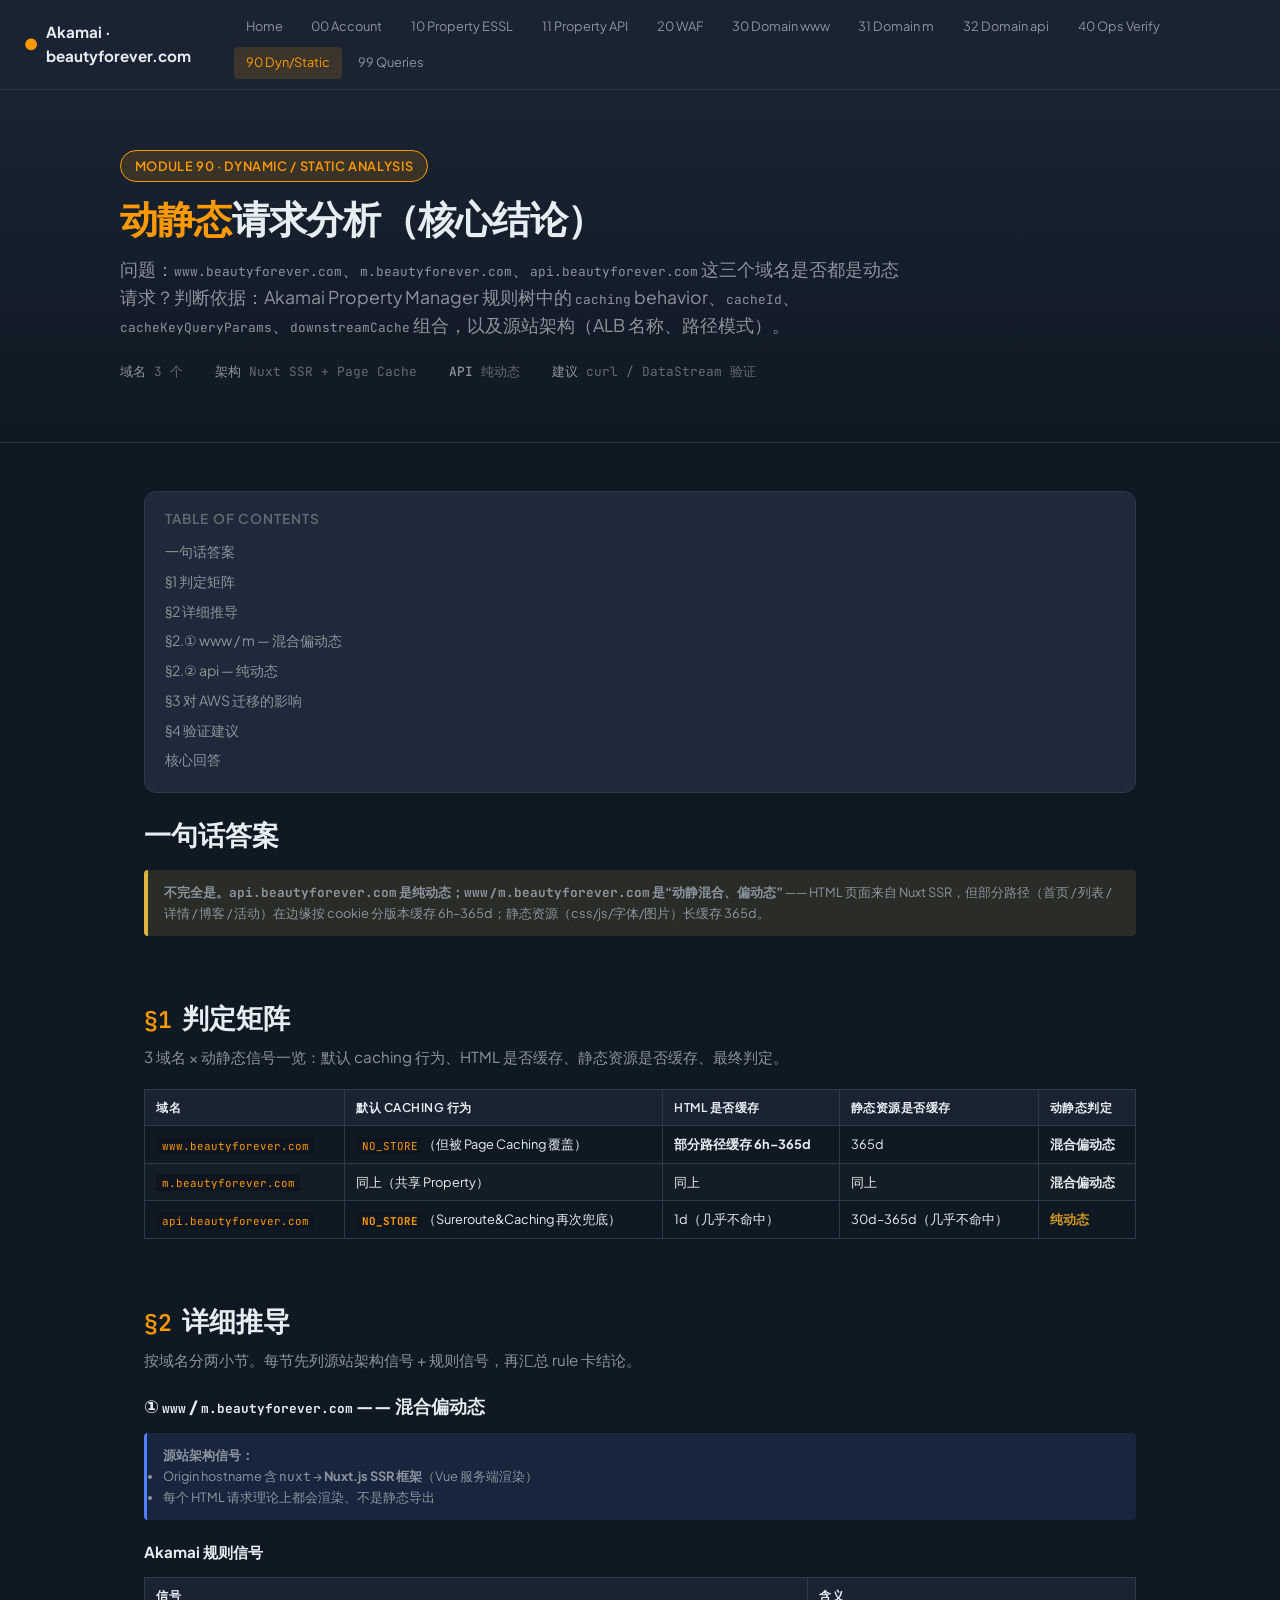
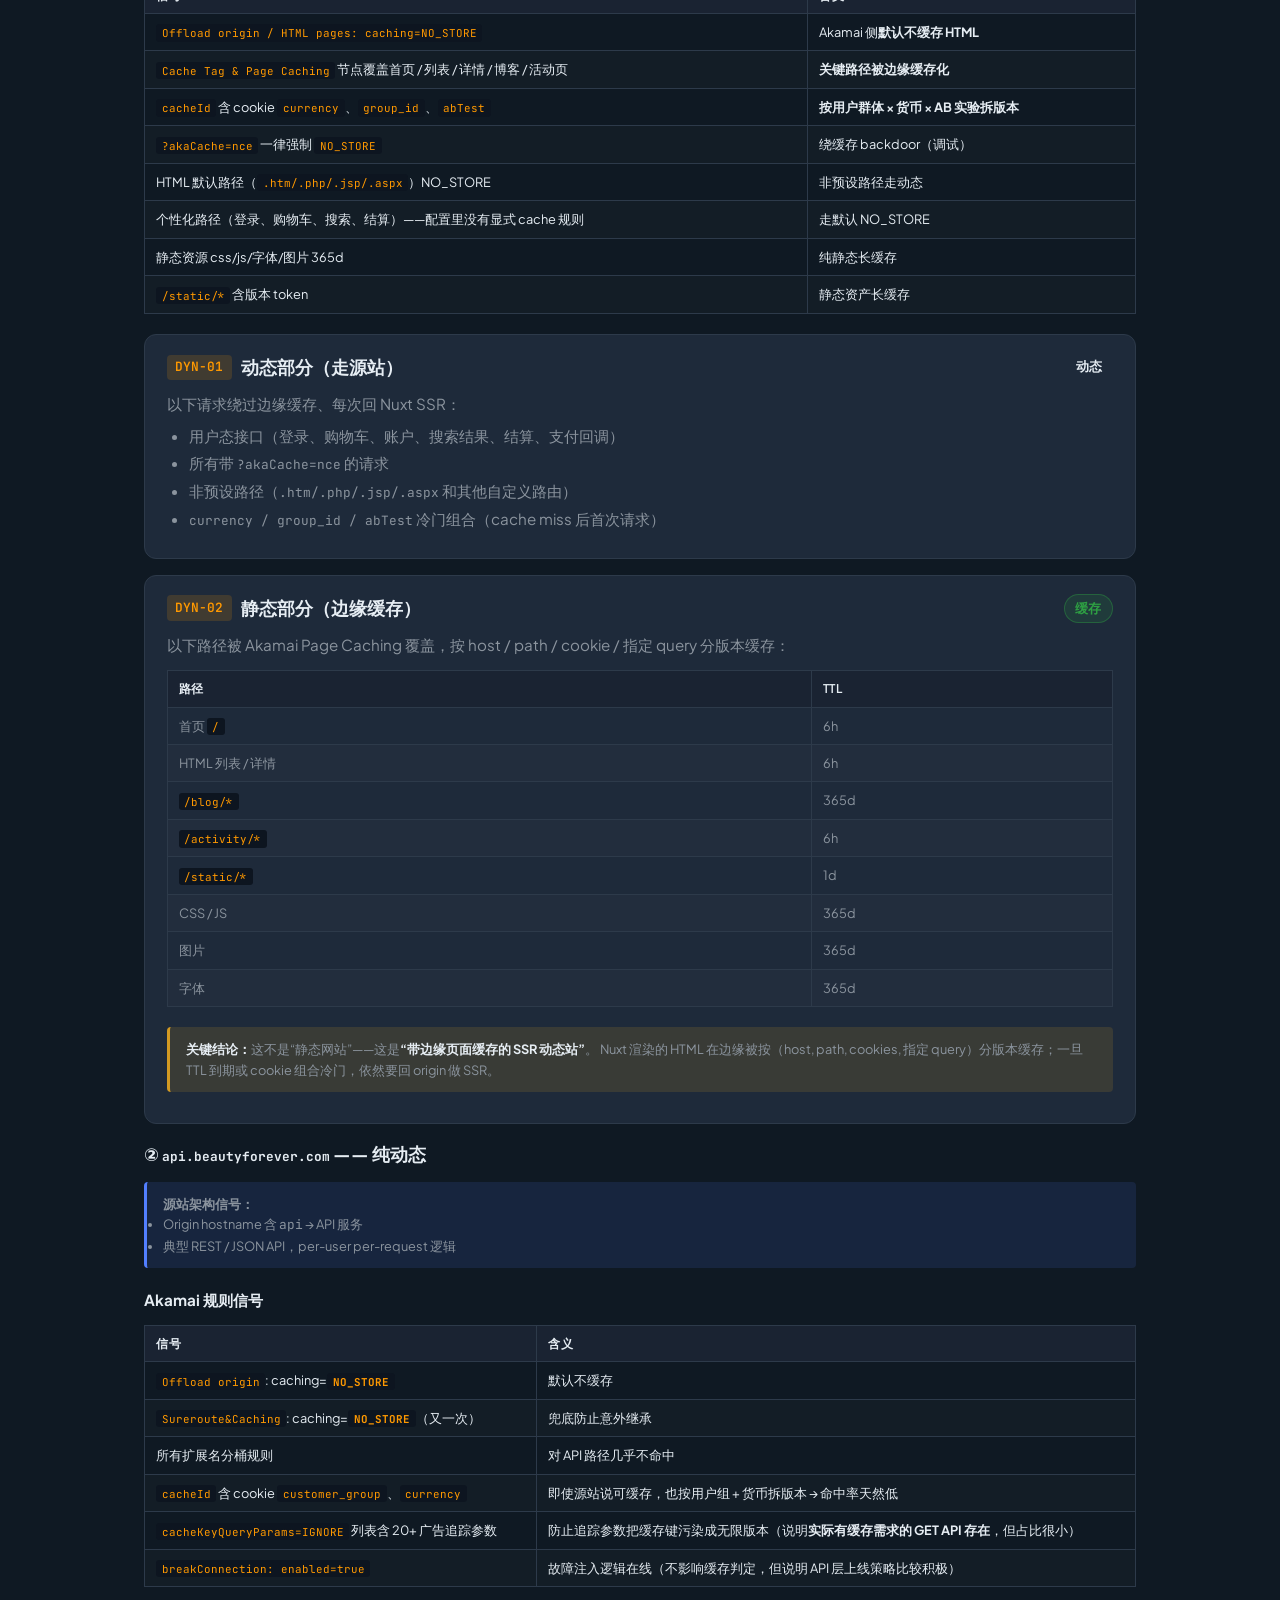
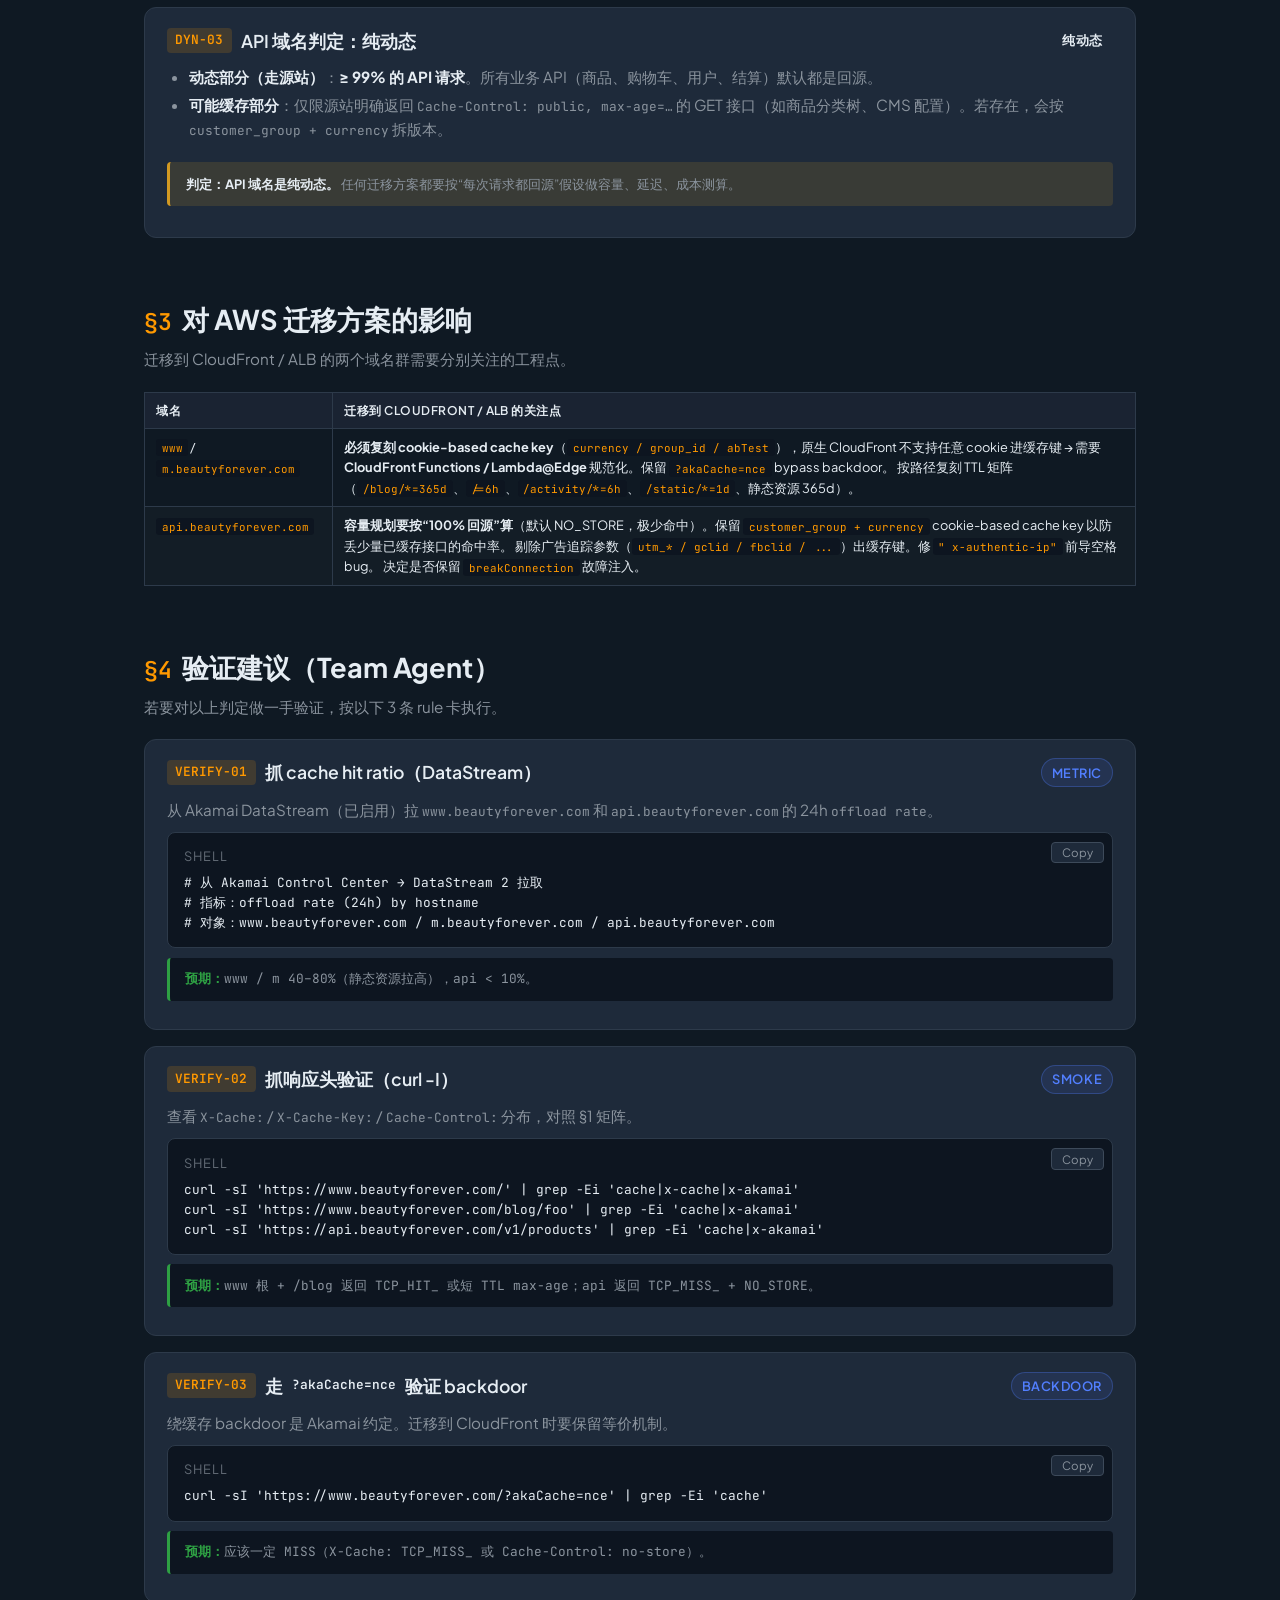
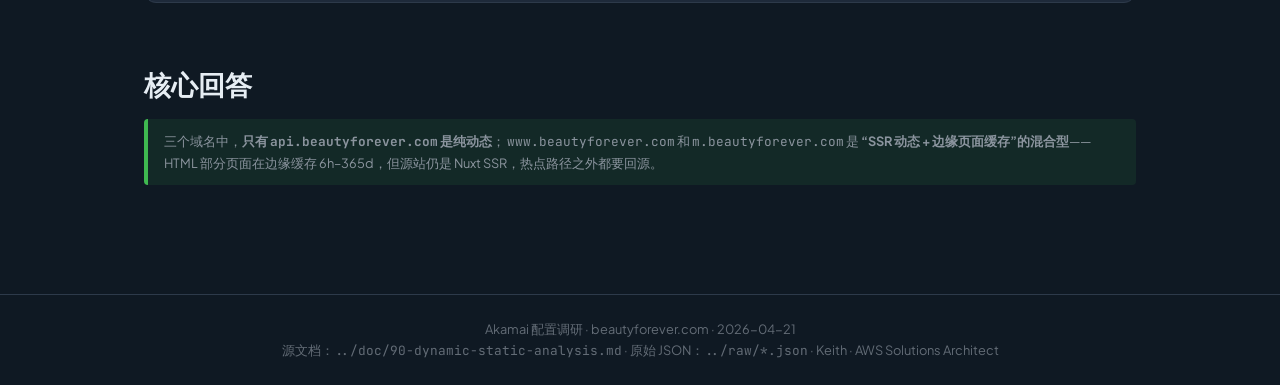
<file: Akamai/html/90-dynamic-static.html>
<!DOCTYPE html>
<html lang="zh-CN">
<head>
  <meta charset="UTF-8" />
  <meta name="viewport" content="width=device-width, initial-scale=1.0" />
  <title>模块 90 · Dynamic / Static Analysis — Akamai · beautyforever.com</title>
  <link rel="preconnect" href="https://fonts.googleapis.com" />
  <link rel="preconnect" href="https://fonts.gstatic.com" crossorigin />
  <link href="https://fonts.googleapis.com/css2?family=Plus+Jakarta+Sans:wght@400;500;600;700;800&family=JetBrains+Mono:wght@400;500&display=swap" rel="stylesheet" />
  <link rel="stylesheet" href="./assets/style.css" />
</head>
<body>
<nav class="topnav">
  <div class="brand"><span class="dot">●</span> Akamai · beautyforever.com</div>
  <div class="nav-links">
    <a href="./index.html">Home</a>
    <a href="./00-account.html">00 Account</a>
    <a href="./10-property-essl.html">10 Property ESSL</a>
    <a href="./11-property-api.html">11 Property API</a>
    <a href="./20-waf.html">20 WAF</a>
    <a href="./30-domain-www.html">30 Domain www</a>
    <a href="./31-domain-m.html">31 Domain m</a>
    <a href="./32-domain-api.html">32 Domain api</a>
    <a href="./40-ops-verification.html">40 Ops Verify</a>
    <a href="./90-dynamic-static.html" class="active">90 Dyn/Static</a>
    <a href="./99-queries.html">99 Queries</a>
  </div>
</nav>

<header class="hero">
  <div class="hero-inner">
    <span class="hero-badge">Module 90 · Dynamic / Static Analysis</span>
    <h1><span class="accent">动静态</span>请求分析（核心结论）</h1>
    <p class="subtitle">
      问题：<code>www.beautyforever.com</code>、<code>m.beautyforever.com</code>、<code>api.beautyforever.com</code>
      这三个域名是否都是动态请求？判断依据：Akamai Property Manager 规则树中的
      <code>caching</code> behavior、<code>cacheId</code>、<code>cacheKeyQueryParams</code>、<code>downstreamCache</code> 组合，以及源站架构（ALB 名称、路径模式）。
    </p>
    <div class="meta">
      <span><strong>域名</strong> 3 个</span>
      <span><strong>架构</strong> Nuxt SSR + Page Cache</span>
      <span><strong>API</strong> 纯动态</span>
      <span><strong>建议</strong> curl / DataStream 验证</span>
    </div>
  </div>
</header>

<main class="container">

  <div class="toc">
    <h3>Table of Contents</h3>
    <ul>
      <li><a href="#answer">一句话答案</a></li>
      <li><a href="#matrix">§1 判定矩阵</a></li>
      <li><a href="#detail">§2 详细推导</a></li>
      <li><a href="#detail-www">§2.① www / m — 混合偏动态</a></li>
      <li><a href="#detail-api">§2.② api — 纯动态</a></li>
      <li><a href="#aws">§3 对 AWS 迁移的影响</a></li>
      <li><a href="#verify">§4 验证建议</a></li>
      <li><a href="#core">核心回答</a></li>
    </ul>
  </div>

  <!-- ============ 一句话答案 ============ -->
  <section id="answer">
    <h2>一句话答案</h2>
    <div class="callout" style="border-left:4px solid #e3b341;background:rgba(227,179,65,.12)">
      <strong>不完全是。<code>api.beautyforever.com</code> 是纯动态；<code>www</code> / <code>m.beautyforever.com</code> 是“动静混合、偏动态”</strong>
      —— HTML 页面来自 Nuxt SSR，但部分路径（首页 / 列表 / 详情 / 博客 / 活动）在边缘按 cookie 分版本缓存 6h–365d；静态资源（css/js/字体/图片）长缓存 365d。
    </div>
  </section>

  <!-- ============ §1 判定矩阵 ============ -->
  <section id="matrix">
    <h2><span class="chapter-num">§1</span> 判定矩阵</h2>
    <p class="section-intro">3 域名 × 动静态信号一览：默认 caching 行为、HTML 是否缓存、静态资源是否缓存、最终判定。</p>
    <table class="tbl">
      <thead>
        <tr>
          <th>域名</th>
          <th>默认 caching 行为</th>
          <th>HTML 是否缓存</th>
          <th>静态资源是否缓存</th>
          <th>动静态判定</th>
        </tr>
      </thead>
      <tbody>
        <tr>
          <td><code>www.beautyforever.com</code></td>
          <td><code>NO_STORE</code>（但被 Page Caching 覆盖）</td>
          <td><strong>部分路径缓存 6h–365d</strong></td>
          <td>365d</td>
          <td><strong>混合偏动态</strong></td>
        </tr>
        <tr>
          <td><code>m.beautyforever.com</code></td>
          <td>同上（共享 Property）</td>
          <td>同上</td>
          <td>同上</td>
          <td><strong>混合偏动态</strong></td>
        </tr>
        <tr>
          <td><code>api.beautyforever.com</code></td>
          <td><strong><code>NO_STORE</code></strong>（Sureroute&amp;Caching 再次兜底）</td>
          <td>1d（几乎不命中）</td>
          <td>30d–365d（几乎不命中）</td>
          <td><strong style="color:var(--warn)">纯动态</strong></td>
        </tr>
      </tbody>
    </table>
  </section>

  <!-- ============ §2 详细推导 ============ -->
  <section id="detail">
    <h2><span class="chapter-num">§2</span> 详细推导</h2>
    <p class="section-intro">按域名分两小节。每节先列源站架构信号 + 规则信号，再汇总 rule 卡结论。</p>

    <!-- ========= §2.① www/m ========= -->
    <section id="detail-www">
      <h3>① <code>www</code> / <code>m.beautyforever.com</code> —— 混合偏动态</h3>

      <div class="callout">
        <strong>源站架构信号：</strong>
        <ul>
          <li>Origin hostname 含 <code>nuxt</code> → <strong>Nuxt.js SSR 框架</strong>（Vue 服务端渲染）</li>
          <li>每个 HTML 请求理论上都会渲染、不是静态导出</li>
        </ul>
      </div>

      <h4 class="mt-lg">Akamai 规则信号</h4>
      <table class="tbl">
        <thead>
          <tr><th>信号</th><th>含义</th></tr>
        </thead>
        <tbody>
          <tr><td><code>Offload origin / HTML pages: caching=NO_STORE</code></td><td>Akamai 侧<strong>默认不缓存 HTML</strong></td></tr>
          <tr><td><code>Cache Tag &amp; Page Caching</code> 节点覆盖首页 / 列表 / 详情 / 博客 / 活动页</td><td><strong>关键路径被边缘缓存化</strong></td></tr>
          <tr><td><code>cacheId</code> 含 cookie <code>currency</code>、<code>group_id</code>、<code>abTest</code></td><td><strong>按用户群体 × 货币 × AB 实验拆版本</strong></td></tr>
          <tr><td><code>?akaCache=nce</code> 一律强制 <code>NO_STORE</code></td><td>绕缓存 backdoor（调试）</td></tr>
          <tr><td>HTML 默认路径（<code>.htm/.php/.jsp/.aspx</code>）NO_STORE</td><td>非预设路径走动态</td></tr>
          <tr><td>个性化路径（登录、购物车、搜索、结算）——配置里没有显式 cache 规则</td><td>走默认 NO_STORE</td></tr>
          <tr><td>静态资源 css/js/字体/图片 365d</td><td>纯静态长缓存</td></tr>
          <tr><td><code>/static/*</code> 含版本 token</td><td>静态资产长缓存</td></tr>
        </tbody>
      </table>

      <!-- DYN-01 -->
      <div class="rule mt-lg">
        <div class="rule-header">
          <div class="rule-title"><span class="rule-id">DYN-01</span>动态部分（走源站）</div>
          <span class="badge warn">动态</span>
        </div>
        <div class="rule-body">
          <p>以下请求绕过边缘缓存、每次回 Nuxt SSR：</p>
          <ul>
            <li>用户态接口（登录、购物车、账户、搜索结果、结算、支付回调）</li>
            <li>所有带 <code>?akaCache=nce</code> 的请求</li>
            <li>非预设路径（<code>.htm/.php/.jsp/.aspx</code> 和其他自定义路由）</li>
            <li><code>currency / group_id / abTest</code> 冷门组合（cache miss 后首次请求）</li>
          </ul>
        </div>
      </div>

      <!-- DYN-02 -->
      <div class="rule">
        <div class="rule-header">
          <div class="rule-title"><span class="rule-id">DYN-02</span>静态部分（边缘缓存）</div>
          <span class="badge pass">缓存</span>
        </div>
        <div class="rule-body">
          <p>以下路径被 Akamai Page Caching 覆盖，按 host / path / cookie / 指定 query 分版本缓存：</p>
          <table class="tbl">
            <thead><tr><th>路径</th><th>TTL</th></tr></thead>
            <tbody>
              <tr><td>首页 <code>/</code></td><td>6h</td></tr>
              <tr><td>HTML 列表 / 详情</td><td>6h</td></tr>
              <tr><td><code>/blog/*</code></td><td>365d</td></tr>
              <tr><td><code>/activity/*</code></td><td>6h</td></tr>
              <tr><td><code>/static/*</code></td><td>1d</td></tr>
              <tr><td>CSS / JS</td><td>365d</td></tr>
              <tr><td>图片</td><td>365d</td></tr>
              <tr><td>字体</td><td>365d</td></tr>
            </tbody>
          </table>
          <div class="callout warn mt-lg">
            <strong>关键结论：</strong>这不是“静态网站”——这是<strong>“带边缘页面缓存的 SSR 动态站”</strong>。
            Nuxt 渲染的 HTML 在边缘被按（host, path, cookies, 指定 query）分版本缓存；一旦 TTL 到期或 cookie 组合冷门，依然要回 origin 做 SSR。
          </div>
        </div>
      </div>
    </section>

    <!-- ========= §2.② api ========= -->
    <section id="detail-api">
      <h3>② <code>api.beautyforever.com</code> —— 纯动态</h3>

      <div class="callout">
        <strong>源站架构信号：</strong>
        <ul>
          <li>Origin hostname 含 <code>api</code> → API 服务</li>
          <li>典型 REST / JSON API，per-user per-request 逻辑</li>
        </ul>
      </div>

      <h4 class="mt-lg">Akamai 规则信号</h4>
      <table class="tbl">
        <thead>
          <tr><th>信号</th><th>含义</th></tr>
        </thead>
        <tbody>
          <tr><td><code>Offload origin</code>: caching=<strong><code>NO_STORE</code></strong></td><td>默认不缓存</td></tr>
          <tr><td><code>Sureroute&amp;Caching</code>: caching=<strong><code>NO_STORE</code></strong>（又一次）</td><td>兜底防止意外继承</td></tr>
          <tr><td>所有扩展名分桶规则</td><td>对 API 路径几乎不命中</td></tr>
          <tr><td><code>cacheId</code> 含 cookie <code>customer_group</code>、<code>currency</code></td><td>即使源站说可缓存，也按用户组 + 货币拆版本 → 命中率天然低</td></tr>
          <tr><td><code>cacheKeyQueryParams=IGNORE</code> 列表含 20+ 广告追踪参数</td><td>防止追踪参数把缓存键污染成无限版本（说明<strong>实际有缓存需求的 GET API 存在</strong>，但占比很小）</td></tr>
          <tr><td><code>breakConnection: enabled=true</code></td><td>故障注入逻辑在线（不影响缓存判定，但说明 API 层上线策略比较积极）</td></tr>
        </tbody>
      </table>

      <!-- DYN-03 -->
      <div class="rule mt-lg">
        <div class="rule-header">
          <div class="rule-title"><span class="rule-id">DYN-03</span>API 域名判定：纯动态</div>
          <span class="badge warn">纯动态</span>
        </div>
        <div class="rule-body">
          <ul>
            <li><strong>动态部分（走源站）</strong>：<strong>≥ 99% 的 API 请求</strong>。所有业务 API（商品、购物车、用户、结算）默认都是回源。</li>
            <li><strong>可能缓存部分</strong>：仅限源站明确返回 <code>Cache-Control: public, max-age=…</code> 的 GET 接口（如商品分类树、CMS 配置）。若存在，会按 <code>customer_group + currency</code> 拆版本。</li>
          </ul>
          <div class="callout warn mt-lg">
            <strong>判定：API 域名是纯动态。</strong> 任何迁移方案都要按“每次请求都回源”假设做容量、延迟、成本测算。
          </div>
        </div>
      </div>
    </section>
  </section>

  <!-- ============ §3 对 AWS 迁移的影响 ============ -->
  <section id="aws">
    <h2><span class="chapter-num">§3</span> 对 AWS 迁移方案的影响</h2>
    <p class="section-intro">迁移到 CloudFront / ALB 的两个域名群需要分别关注的工程点。</p>
    <table class="tbl">
      <thead>
        <tr><th>域名</th><th>迁移到 CloudFront / ALB 的关注点</th></tr>
      </thead>
      <tbody>
        <tr>
          <td><code>www</code> / <code>m.beautyforever.com</code></td>
          <td>
            <strong>必须复刻 cookie-based cache key</strong>（<code>currency / group_id / abTest</code>），原生 CloudFront 不支持任意 cookie 进缓存键 → 需要
            <strong>CloudFront Functions / Lambda@Edge</strong> 规范化。保留 <code>?akaCache=nce</code> bypass backdoor。
            按路径复刻 TTL 矩阵（<code>/blog/*=365d</code>、<code>/=6h</code>、<code>/activity/*=6h</code>、<code>/static/*=1d</code>、静态资源 365d）。
          </td>
        </tr>
        <tr>
          <td><code>api.beautyforever.com</code></td>
          <td>
            <strong>容量规划要按“100% 回源”算</strong>（默认 NO_STORE，极少命中）。保留 <code>customer_group + currency</code> cookie-based cache key 以防丢少量已缓存接口的命中率。
            剔除广告追踪参数（<code>utm_* / gclid / fbclid / ...</code>）出缓存键。修 <code>" x-authentic-ip"</code> 前导空格 bug。
            决定是否保留 <code>breakConnection</code> 故障注入。
          </td>
        </tr>
      </tbody>
    </table>
  </section>

  <!-- ============ §4 验证建议 ============ -->
  <section id="verify">
    <h2><span class="chapter-num">§4</span> 验证建议（Team Agent）</h2>
    <p class="section-intro">若要对以上判定做一手验证，按以下 3 条 rule 卡执行。</p>

    <!-- VERIFY-01 -->
    <div class="rule">
      <div class="rule-header">
        <div class="rule-title"><span class="rule-id">VERIFY-01</span>抓 cache hit ratio（DataStream）</div>
        <span class="badge info">metric</span>
      </div>
      <div class="rule-body">
        <p>从 Akamai DataStream（已启用）拉 <code>www.beautyforever.com</code> 和 <code>api.beautyforever.com</code> 的 24h <code>offload rate</code>。</p>
<pre class="code" data-label="shell"># 从 Akamai Control Center → DataStream 2 拉取
# 指标：offload rate (24h) by hostname
# 对象：www.beautyforever.com / m.beautyforever.com / api.beautyforever.com</pre>
        <div class="expect"><strong>预期：</strong>www / m 40–80%（静态资源拉高），api &lt; 10%。</div>
      </div>
    </div>

    <!-- VERIFY-02 -->
    <div class="rule">
      <div class="rule-header">
        <div class="rule-title"><span class="rule-id">VERIFY-02</span>抓响应头验证（curl -I）</div>
        <span class="badge info">smoke</span>
      </div>
      <div class="rule-body">
        <p>查看 <code>X-Cache:</code> / <code>X-Cache-Key:</code> / <code>Cache-Control:</code> 分布，对照 §1 矩阵。</p>
<pre class="code" data-label="shell">curl -sI 'https://www.beautyforever.com/' | grep -Ei 'cache|x-cache|x-akamai'
curl -sI 'https://www.beautyforever.com/blog/foo' | grep -Ei 'cache|x-akamai'
curl -sI 'https://api.beautyforever.com/v1/products' | grep -Ei 'cache|x-akamai'</pre>
        <div class="expect"><strong>预期：</strong>www 根 + /blog 返回 <code>TCP_HIT_</code> 或短 TTL <code>max-age</code>；api 返回 <code>TCP_MISS_</code> + <code>NO_STORE</code>。</div>
      </div>
    </div>

    <!-- VERIFY-03 -->
    <div class="rule">
      <div class="rule-header">
        <div class="rule-title"><span class="rule-id">VERIFY-03</span>走 <code>?akaCache=nce</code> 验证 backdoor</div>
        <span class="badge info">backdoor</span>
      </div>
      <div class="rule-body">
        <p>绕缓存 backdoor 是 Akamai 约定。迁移到 CloudFront 时要保留等价机制。</p>
<pre class="code" data-label="shell">curl -sI 'https://www.beautyforever.com/?akaCache=nce' | grep -Ei 'cache'</pre>
        <div class="expect"><strong>预期：</strong>应该一定 MISS（<code>X-Cache: TCP_MISS_</code> 或 <code>Cache-Control: no-store</code>）。</div>
      </div>
    </div>
  </section>

  <!-- ============ 核心回答 ============ -->
  <section id="core">
    <h2>核心回答</h2>
    <div class="callout" style="border-left:4px solid #3fb950;background:rgba(63,185,80,.1)">
      三个域名中，<strong>只有 <code>api.beautyforever.com</code> 是纯动态</strong>；
      <code>www.beautyforever.com</code> 和 <code>m.beautyforever.com</code> 是
      <strong>“SSR 动态 + 边缘页面缓存”的混合型</strong>——HTML 部分页面在边缘缓存 6h–365d，但源站仍是 Nuxt SSR，热点路径之外都要回源。
    </div>
  </section>

</main>

<footer class="footer">
  <div>
    Akamai 配置调研 · beautyforever.com · 2026-04-21<br>
    源文档：<code>../doc/90-dynamic-static-analysis.md</code> · 原始 JSON：<code>../raw/*.json</code> · Keith · AWS Solutions Architect
  </div>
</footer>

<script src="./assets/app.js" defer></script>

</body>
</html>
</file>
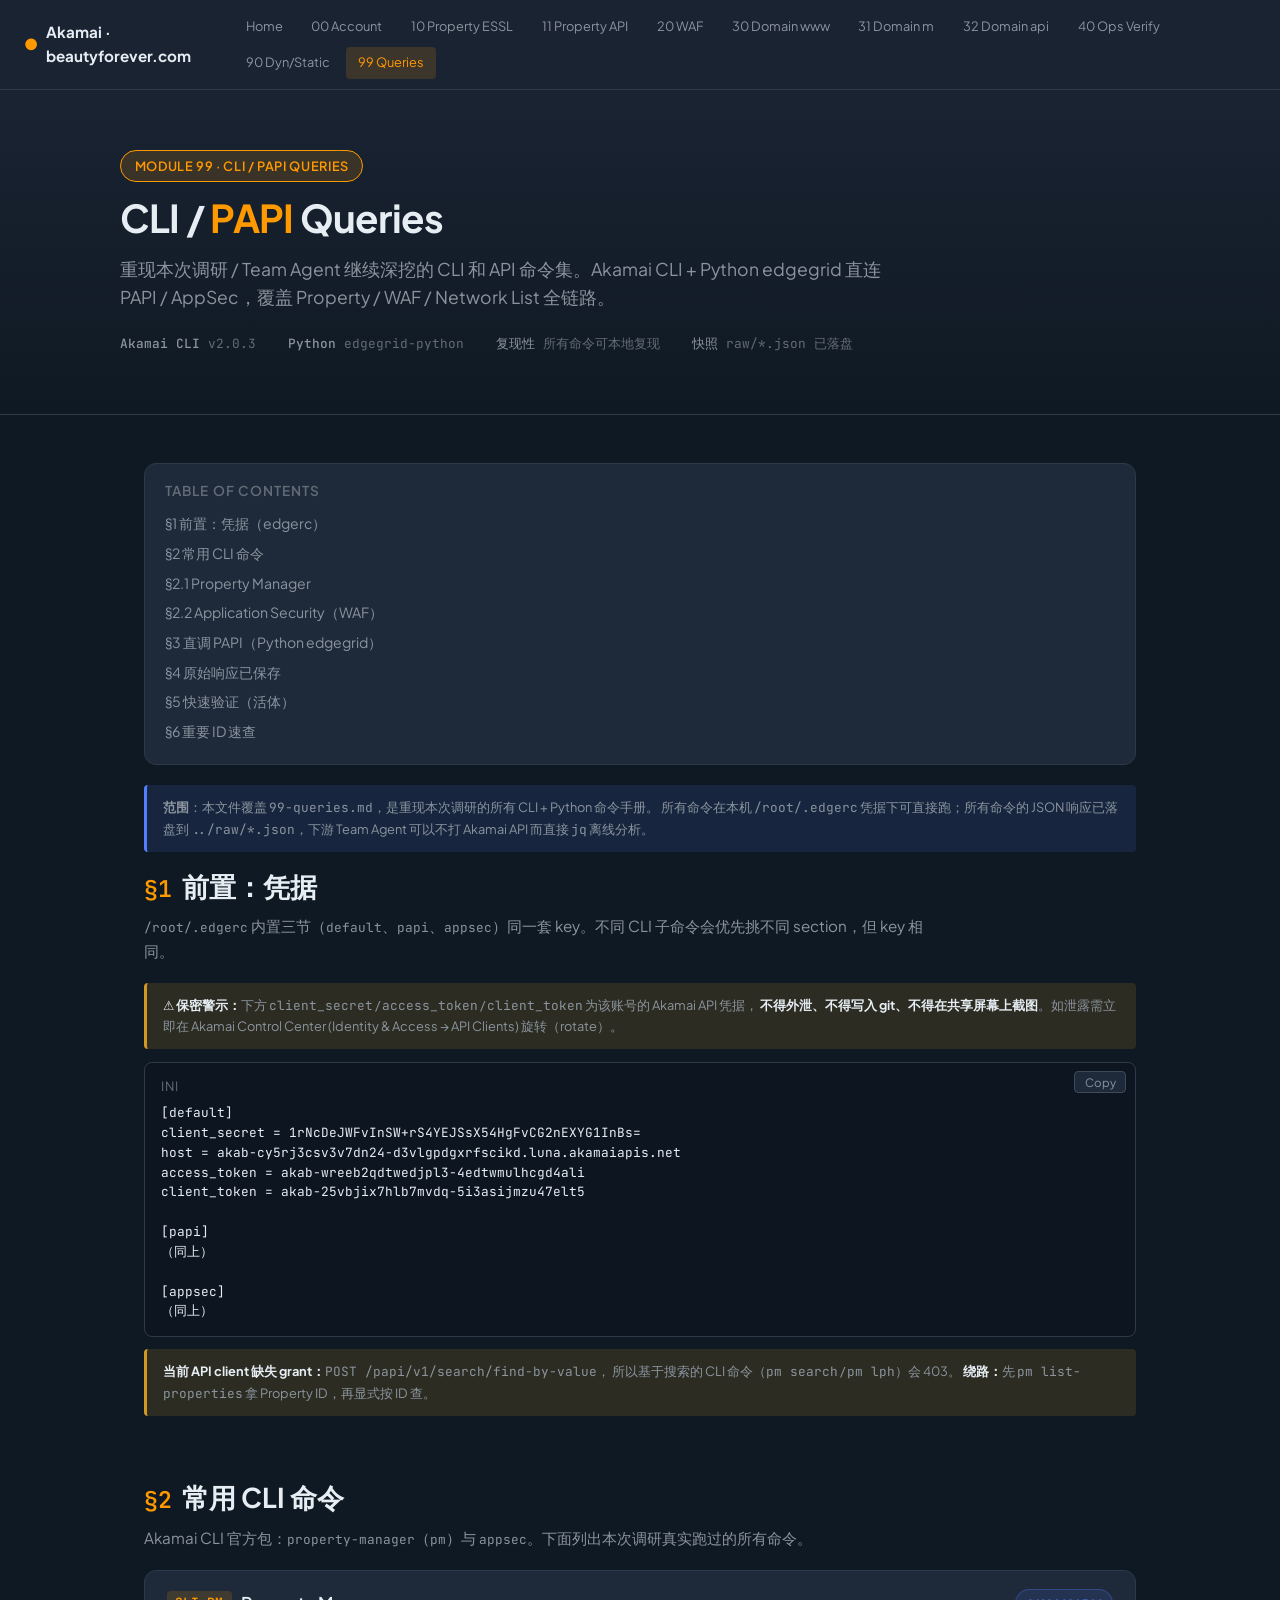
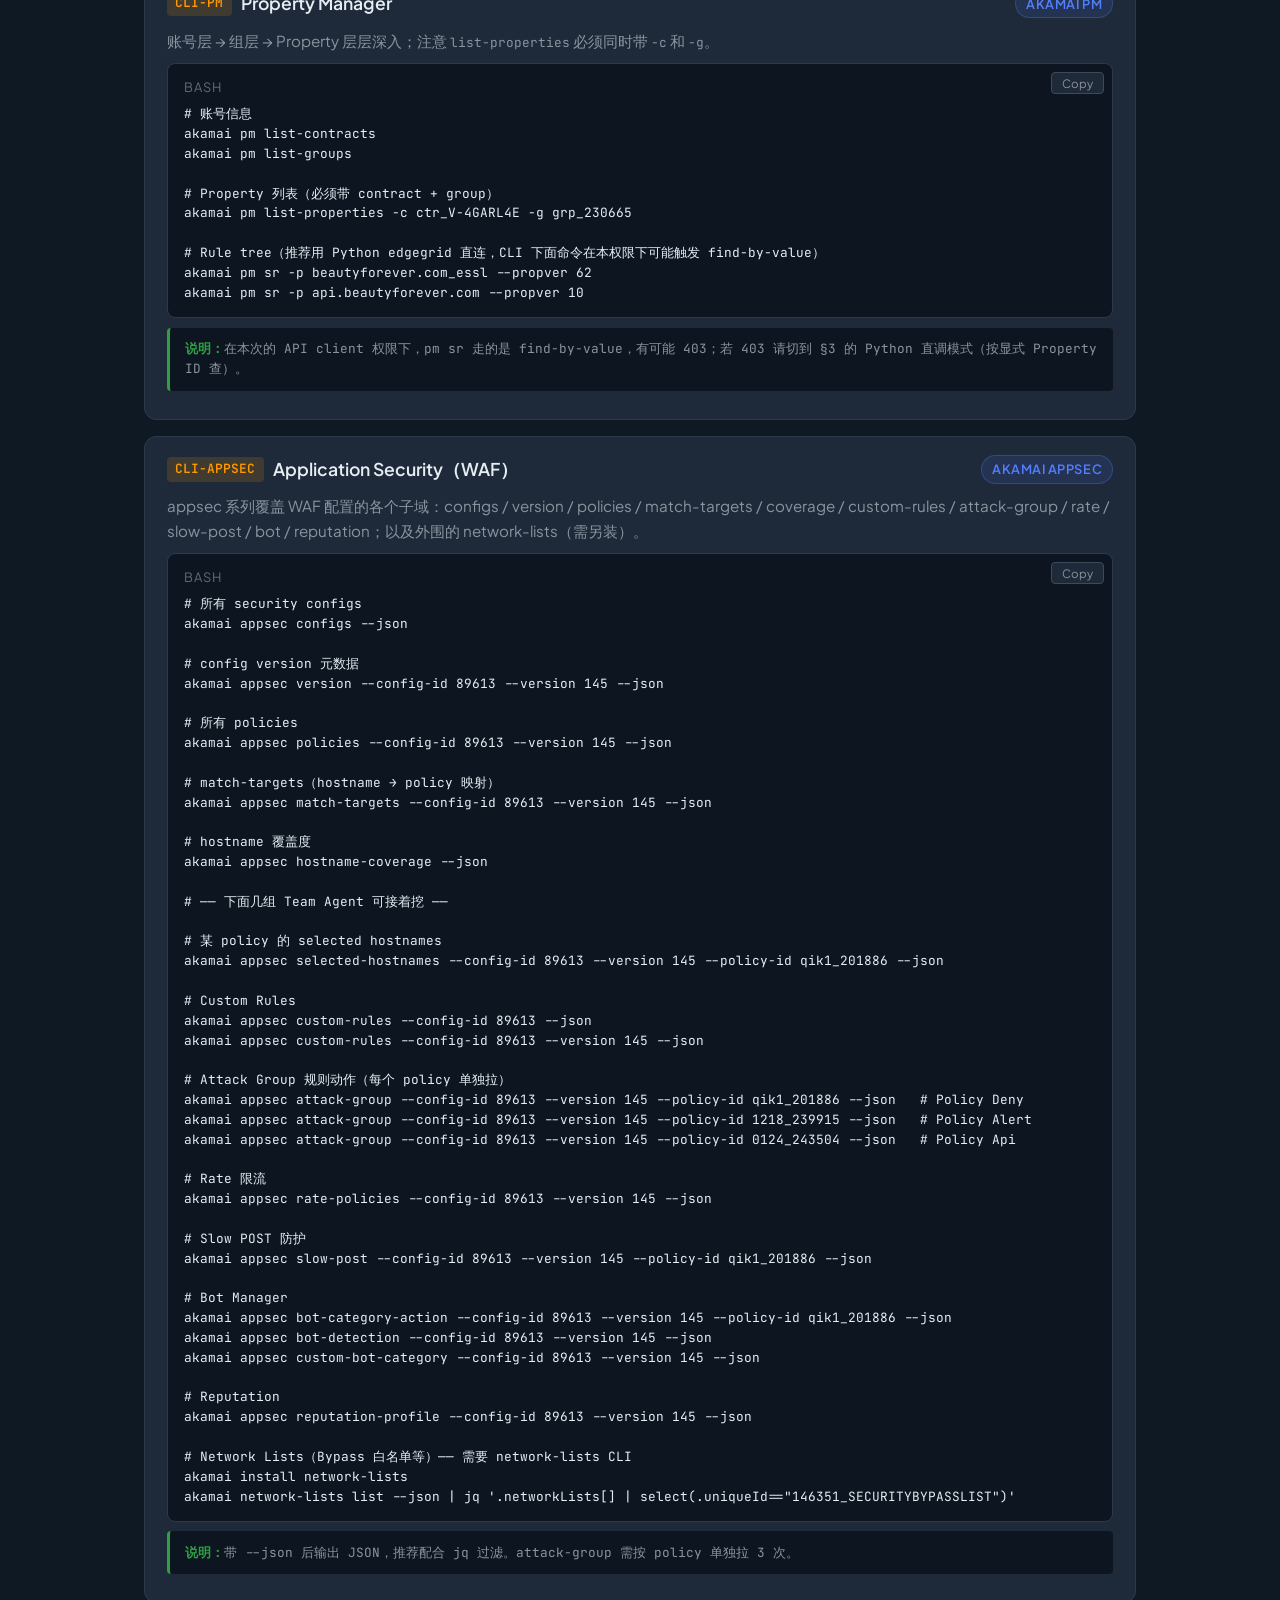
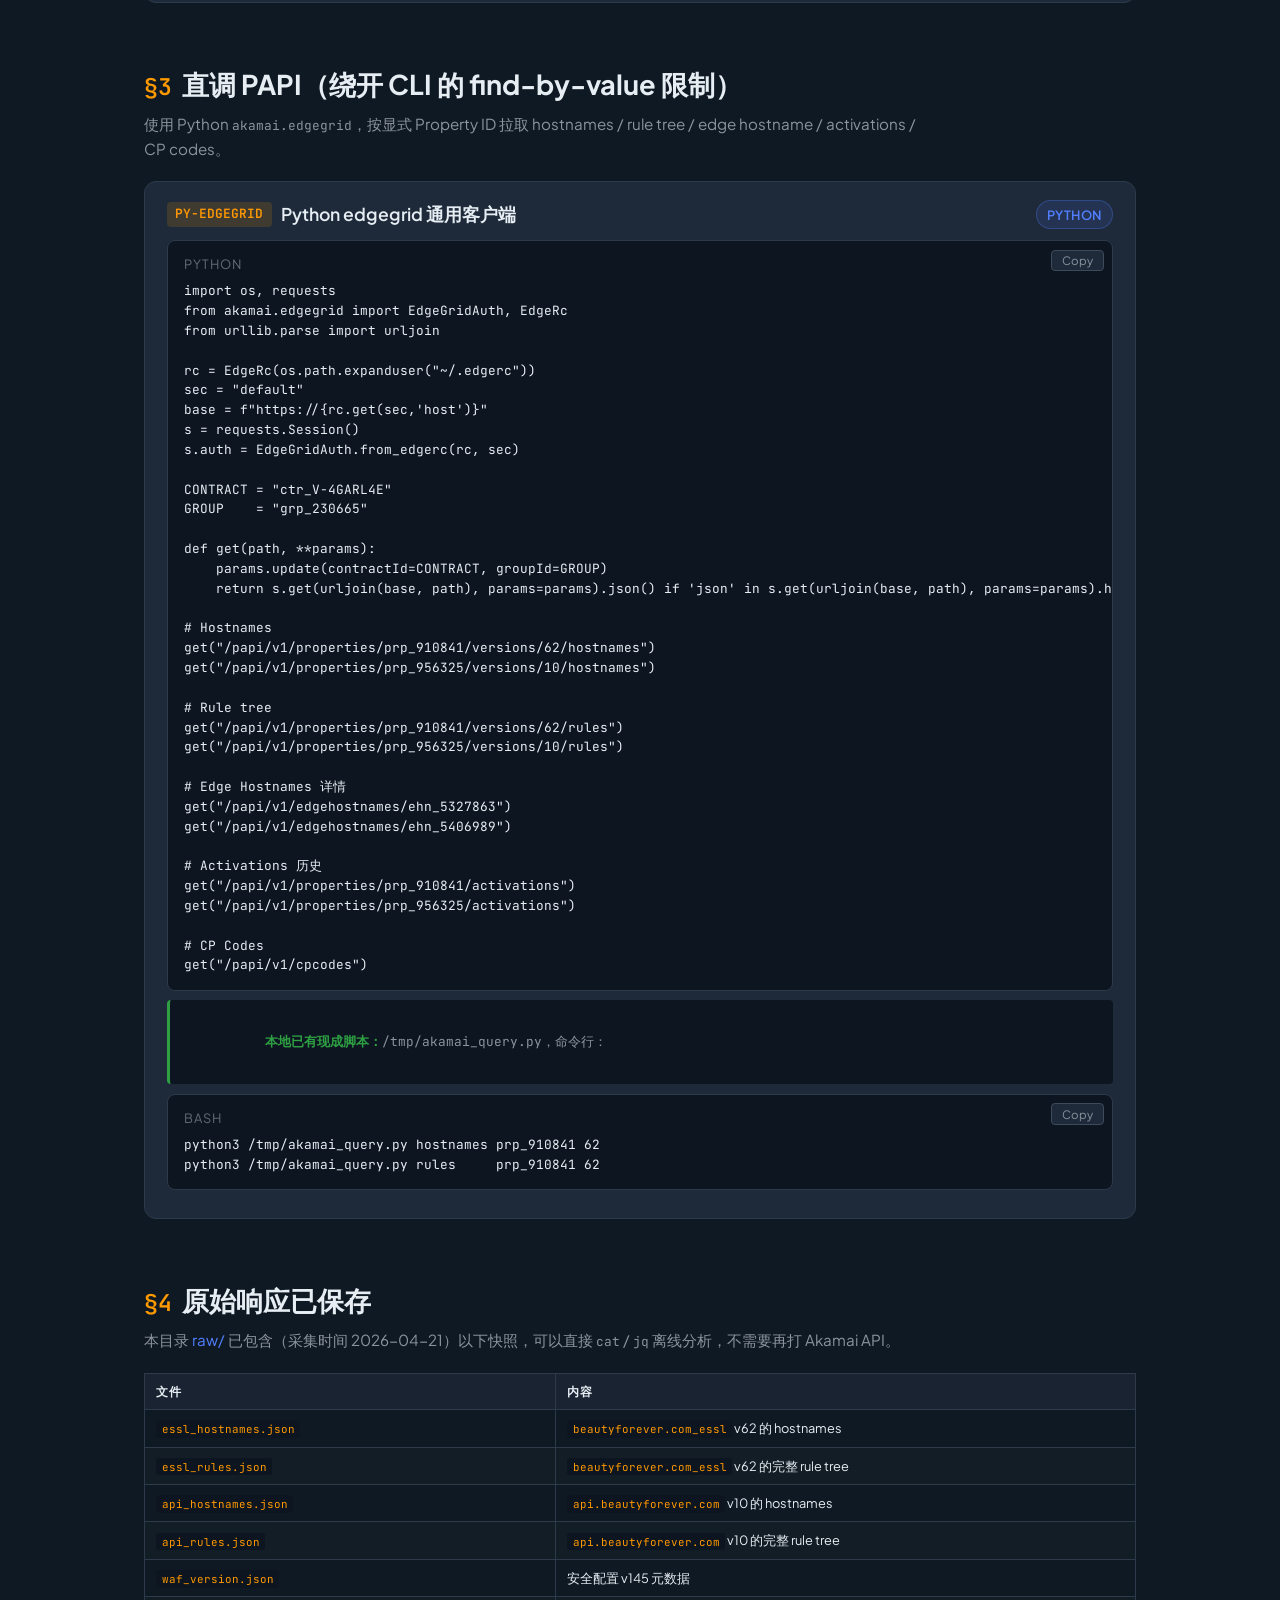
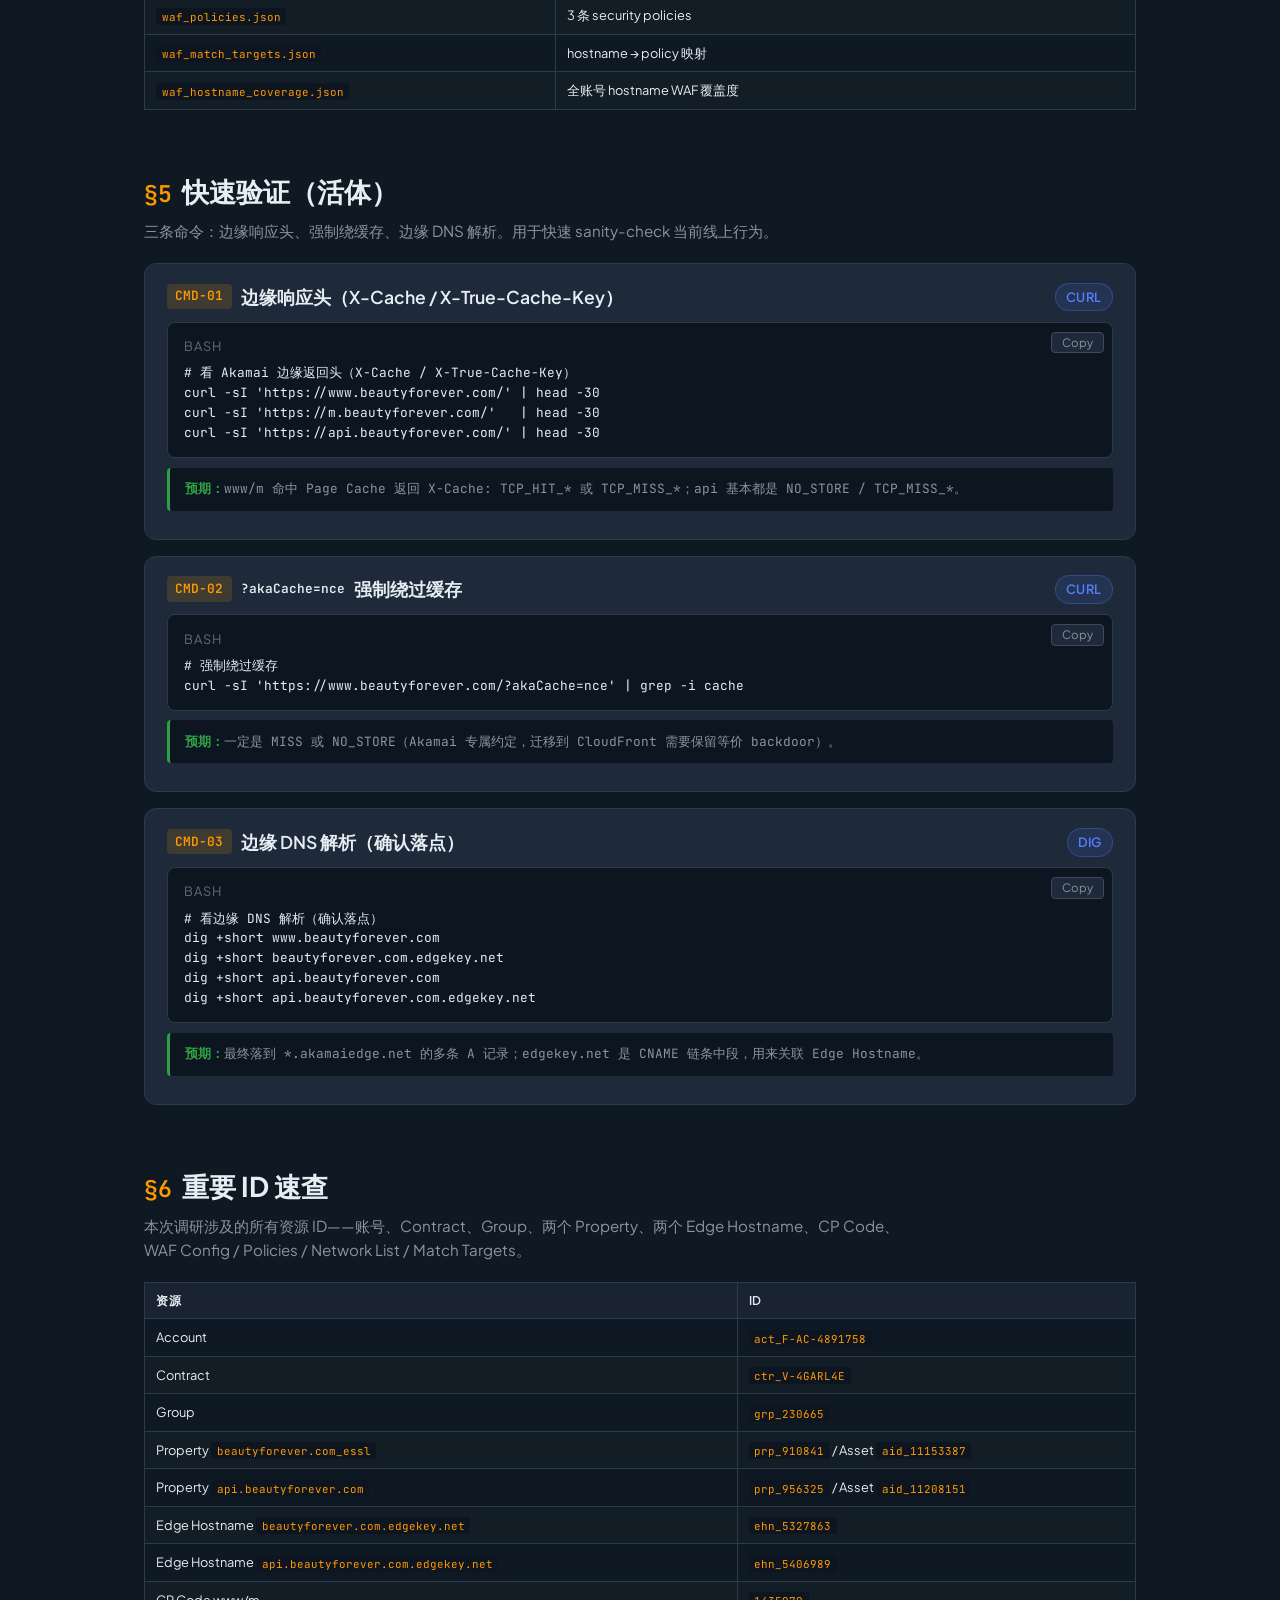
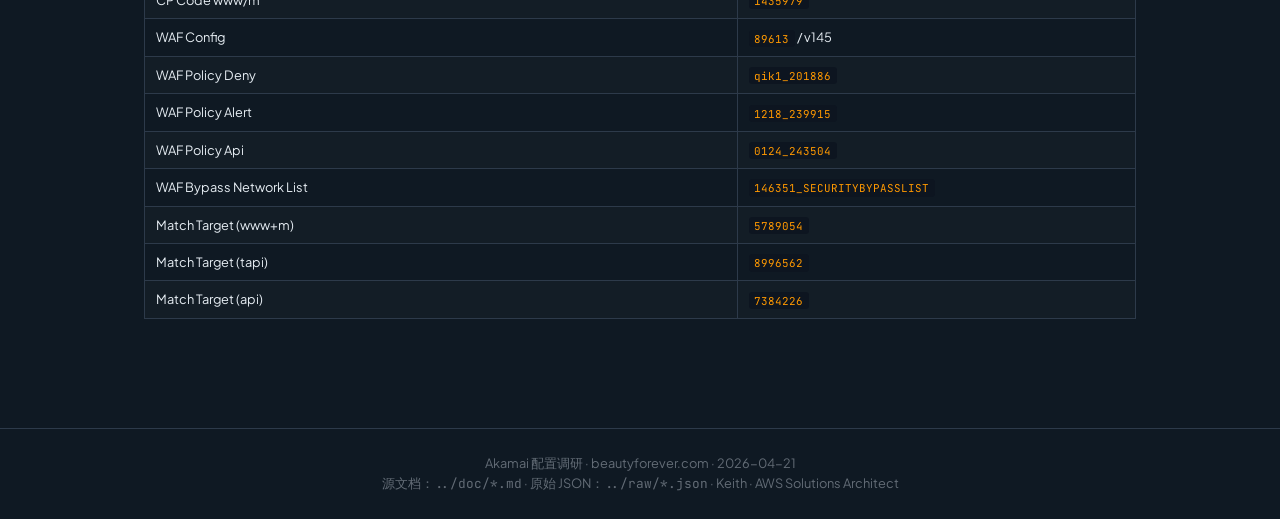
<file: Akamai/html/99-queries.html>
<!DOCTYPE html>
<html lang="zh-CN">
<head>
  <meta charset="UTF-8" />
  <meta name="viewport" content="width=device-width, initial-scale=1.0" />
  <title>模块 99 · CLI / PAPI Queries — Akamai · beautyforever.com</title>
  <link rel="preconnect" href="https://fonts.googleapis.com" />
  <link rel="preconnect" href="https://fonts.gstatic.com" crossorigin />
  <link href="https://fonts.googleapis.com/css2?family=Plus+Jakarta+Sans:wght@400;500;600;700;800&family=JetBrains+Mono:wght@400;500&display=swap" rel="stylesheet" />
  <link rel="stylesheet" href="./assets/style.css" />
</head>
<body>
<nav class="topnav">
  <div class="brand"><span class="dot">●</span> Akamai · beautyforever.com</div>
  <div class="nav-links">
    <a href="./index.html">Home</a>
    <a href="./00-account.html">00 Account</a>
    <a href="./10-property-essl.html">10 Property ESSL</a>
    <a href="./11-property-api.html">11 Property API</a>
    <a href="./20-waf.html">20 WAF</a>
    <a href="./30-domain-www.html">30 Domain www</a>
    <a href="./31-domain-m.html">31 Domain m</a>
    <a href="./32-domain-api.html">32 Domain api</a>
    <a href="./40-ops-verification.html">40 Ops Verify</a>
    <a href="./90-dynamic-static.html">90 Dyn/Static</a>
    <a href="./99-queries.html" class="active">99 Queries</a>
  </div>
</nav>

<header class="hero">
  <div class="hero-inner">
    <span class="hero-badge">Module 99 · CLI / PAPI Queries</span>
    <h1>CLI / <span class="accent">PAPI</span> Queries</h1>
    <p class="subtitle">重现本次调研 / Team Agent 继续深挖的 CLI 和 API 命令集。Akamai CLI + Python edgegrid 直连 PAPI / AppSec，覆盖 Property / WAF / Network List 全链路。</p>
    <div class="meta">
      <span><strong>Akamai CLI</strong> v2.0.3</span>
      <span><strong>Python</strong> edgegrid-python</span>
      <span><strong>复现性</strong> 所有命令可本地复现</span>
      <span><strong>快照</strong> <code>raw/*.json</code> 已落盘</span>
    </div>
  </div>
</header>

<main class="container">

  <div class="toc">
    <h3>Table of Contents</h3>
    <ul>
      <li><a href="#credentials">§1 前置：凭据（edgerc）</a></li>
      <li><a href="#cli-common">§2 常用 CLI 命令</a></li>
      <li><a href="#cli-pm">§2.1 Property Manager</a></li>
      <li><a href="#cli-appsec">§2.2 Application Security（WAF）</a></li>
      <li><a href="#papi-python">§3 直调 PAPI（Python edgegrid）</a></li>
      <li><a href="#raw-saved">§4 原始响应已保存</a></li>
      <li><a href="#quick-verify">§5 快速验证（活体）</a></li>
      <li><a href="#id-cheatsheet">§6 重要 ID 速查</a></li>
    </ul>
  </div>

  <div class="callout">
    <strong>范围</strong>：本文件覆盖 <code>99-queries.md</code>，是重现本次调研的所有 CLI + Python 命令手册。
    所有命令在本机 <code>/root/.edgerc</code> 凭据下可直接跑；所有命令的 JSON 响应已落盘到
    <code>../raw/*.json</code>，下游 Team Agent 可以不打 Akamai API 而直接 <code>jq</code> 离线分析。
  </div>

  <!-- ============ §1 凭据 ============ -->
  <section id="credentials">
    <h2><span class="chapter-num">§1</span> 前置：凭据</h2>
    <p class="section-intro"><code>/root/.edgerc</code> 内置三节（<code>default</code>、<code>papi</code>、<code>appsec</code>）同一套 key。不同 CLI 子命令会优先挑不同 section，但 key 相同。</p>

    <div class="callout warn">
      <strong>⚠ 保密警示：</strong>下方 <code>client_secret</code> / <code>access_token</code> / <code>client_token</code> 为该账号的 Akamai API 凭据，
      <strong>不得外泄、不得写入 git、不得在共享屏幕上截图</strong>。如泄露需立即在 Akamai Control Center
      (Identity &amp; Access → API Clients) 旋转（rotate）。
    </div>

<pre class="code" data-label="ini">[default]
client_secret = 1rNcDeJWFvInSW+rS4YEJSsX54HgFvCG2nEXYG1InBs=
host = akab-cy5rj3csv3v7dn24-d3vlgpdgxrfscikd.luna.akamaiapis.net
access_token = akab-wreeb2qdtwedjpl3-4edtwmulhcgd4ali
client_token = akab-25vbjix7hlb7mvdq-5i3asijmzu47elt5

[papi]
（同上）

[appsec]
（同上）</pre>

    <div class="callout warn">
      <strong>当前 API client 缺失 grant：</strong><code>POST /papi/v1/search/find-by-value</code>，
      所以基于搜索的 CLI 命令（<code>pm search</code> / <code>pm lph</code>）会 403。
      <strong>绕路：</strong>先 <code>pm list-properties</code> 拿 Property ID，再显式按 ID 查。
    </div>
  </section>

  <!-- ============ §2 常用 CLI ============ -->
  <section id="cli-common">
    <h2><span class="chapter-num">§2</span> 常用 CLI 命令</h2>
    <p class="section-intro">Akamai CLI 官方包：<code>property-manager</code>（<code>pm</code>）与 <code>appsec</code>。下面列出本次调研真实跑过的所有命令。</p>

    <!-- Property Manager -->
    <div id="cli-pm" class="rule">
      <div class="rule-header">
        <div class="rule-title"><span class="rule-id">CLI-PM</span>Property Manager</div>
        <span class="badge info">akamai pm</span>
      </div>
      <div class="rule-body">
        <p>账号层 → 组层 → Property 层层深入；注意 <code>list-properties</code> 必须同时带 <code>-c</code> 和 <code>-g</code>。</p>
<pre class="code" data-label="bash"># 账号信息
akamai pm list-contracts
akamai pm list-groups

# Property 列表（必须带 contract + group）
akamai pm list-properties -c ctr_V-4GARL4E -g grp_230665

# Rule tree（推荐用 Python edgegrid 直连，CLI 下面命令在本权限下可能触发 find-by-value）
akamai pm sr -p beautyforever.com_essl --propver 62
akamai pm sr -p api.beautyforever.com --propver 10</pre>
        <div class="expect"><strong>说明：</strong>在本次的 API client 权限下，<code>pm sr</code> 走的是 <code>find-by-value</code>，有可能 403；若 403 请切到 §3 的 Python 直调模式（按显式 Property ID 查）。</div>
      </div>
    </div>

    <!-- Application Security -->
    <div id="cli-appsec" class="rule">
      <div class="rule-header">
        <div class="rule-title"><span class="rule-id">CLI-APPSEC</span>Application Security（WAF）</div>
        <span class="badge info">akamai appsec</span>
      </div>
      <div class="rule-body">
        <p>appsec 系列覆盖 WAF 配置的各个子域：configs / version / policies / match-targets / coverage / custom-rules / attack-group / rate / slow-post / bot / reputation；以及外围的 network-lists（需另装）。</p>
<pre class="code" data-label="bash"># 所有 security configs
akamai appsec configs --json

# config version 元数据
akamai appsec version --config-id 89613 --version 145 --json

# 所有 policies
akamai appsec policies --config-id 89613 --version 145 --json

# match-targets（hostname → policy 映射）
akamai appsec match-targets --config-id 89613 --version 145 --json

# hostname 覆盖度
akamai appsec hostname-coverage --json

# —— 下面几组 Team Agent 可接着挖 ——

# 某 policy 的 selected hostnames
akamai appsec selected-hostnames --config-id 89613 --version 145 --policy-id qik1_201886 --json

# Custom Rules
akamai appsec custom-rules --config-id 89613 --json
akamai appsec custom-rules --config-id 89613 --version 145 --json

# Attack Group 规则动作（每个 policy 单独拉）
akamai appsec attack-group --config-id 89613 --version 145 --policy-id qik1_201886 --json   # Policy Deny
akamai appsec attack-group --config-id 89613 --version 145 --policy-id 1218_239915 --json   # Policy Alert
akamai appsec attack-group --config-id 89613 --version 145 --policy-id 0124_243504 --json   # Policy Api

# Rate 限流
akamai appsec rate-policies --config-id 89613 --version 145 --json

# Slow POST 防护
akamai appsec slow-post --config-id 89613 --version 145 --policy-id qik1_201886 --json

# Bot Manager
akamai appsec bot-category-action --config-id 89613 --version 145 --policy-id qik1_201886 --json
akamai appsec bot-detection --config-id 89613 --version 145 --json
akamai appsec custom-bot-category --config-id 89613 --version 145 --json

# Reputation
akamai appsec reputation-profile --config-id 89613 --version 145 --json

# Network Lists（Bypass 白名单等）—— 需要 network-lists CLI
akamai install network-lists
akamai network-lists list --json | jq '.networkLists[] | select(.uniqueId=="146351_SECURITYBYPASSLIST")'</pre>
        <div class="expect"><strong>说明：</strong>带 <code>--json</code> 后输出 JSON，推荐配合 <code>jq</code> 过滤。<code>attack-group</code> 需按 policy 单独拉 3 次。</div>
      </div>
    </div>
  </section>

  <!-- ============ §3 直调 PAPI ============ -->
  <section id="papi-python">
    <h2><span class="chapter-num">§3</span> 直调 PAPI（绕开 CLI 的 find-by-value 限制）</h2>
    <p class="section-intro">使用 Python <code>akamai.edgegrid</code>，按显式 Property ID 拉取 hostnames / rule tree / edge hostname / activations / CP codes。</p>

    <div class="rule">
      <div class="rule-header">
        <div class="rule-title"><span class="rule-id">PY-EDGEGRID</span>Python edgegrid 通用客户端</div>
        <span class="badge info">python</span>
      </div>
      <div class="rule-body">
<pre class="code" data-label="python">import os, requests
from akamai.edgegrid import EdgeGridAuth, EdgeRc
from urllib.parse import urljoin

rc = EdgeRc(os.path.expanduser("~/.edgerc"))
sec = "default"
base = f"https://{rc.get(sec,'host')}"
s = requests.Session()
s.auth = EdgeGridAuth.from_edgerc(rc, sec)

CONTRACT = "ctr_V-4GARL4E"
GROUP    = "grp_230665"

def get(path, **params):
    params.update(contractId=CONTRACT, groupId=GROUP)
    return s.get(urljoin(base, path), params=params).json() if 'json' in s.get(urljoin(base, path), params=params).headers.get('content-type','') else s.get(urljoin(base, path), params=params).text

# Hostnames
get("/papi/v1/properties/prp_910841/versions/62/hostnames")
get("/papi/v1/properties/prp_956325/versions/10/hostnames")

# Rule tree
get("/papi/v1/properties/prp_910841/versions/62/rules")
get("/papi/v1/properties/prp_956325/versions/10/rules")

# Edge Hostnames 详情
get("/papi/v1/edgehostnames/ehn_5327863")
get("/papi/v1/edgehostnames/ehn_5406989")

# Activations 历史
get("/papi/v1/properties/prp_910841/activations")
get("/papi/v1/properties/prp_956325/activations")

# CP Codes
get("/papi/v1/cpcodes")</pre>
        <div class="expect">
          <strong>本地已有现成脚本：</strong><code>/tmp/akamai_query.py</code>，命令行：
        </div>
<pre class="code" data-label="bash">python3 /tmp/akamai_query.py hostnames prp_910841 62
python3 /tmp/akamai_query.py rules     prp_910841 62</pre>
      </div>
    </div>
  </section>

  <!-- ============ §4 raw 响应 ============ -->
  <section id="raw-saved">
    <h2><span class="chapter-num">§4</span> 原始响应已保存</h2>
    <p class="section-intro">本目录 <a href="../raw/">raw/</a> 已包含（采集时间 2026-04-21）以下快照，可以直接 <code>cat</code> / <code>jq</code> 离线分析，不需要再打 Akamai API。</p>
    <table class="tbl">
      <thead>
        <tr><th>文件</th><th>内容</th></tr>
      </thead>
      <tbody>
        <tr><td><code>essl_hostnames.json</code></td><td><code>beautyforever.com_essl</code> v62 的 hostnames</td></tr>
        <tr><td><code>essl_rules.json</code></td><td><code>beautyforever.com_essl</code> v62 的完整 rule tree</td></tr>
        <tr><td><code>api_hostnames.json</code></td><td><code>api.beautyforever.com</code> v10 的 hostnames</td></tr>
        <tr><td><code>api_rules.json</code></td><td><code>api.beautyforever.com</code> v10 的完整 rule tree</td></tr>
        <tr><td><code>waf_version.json</code></td><td>安全配置 v145 元数据</td></tr>
        <tr><td><code>waf_policies.json</code></td><td>3 条 security policies</td></tr>
        <tr><td><code>waf_match_targets.json</code></td><td>hostname → policy 映射</td></tr>
        <tr><td><code>waf_hostname_coverage.json</code></td><td>全账号 hostname WAF 覆盖度</td></tr>
      </tbody>
    </table>
  </section>

  <!-- ============ §5 快速验证 ============ -->
  <section id="quick-verify">
    <h2><span class="chapter-num">§5</span> 快速验证（活体）</h2>
    <p class="section-intro">三条命令：边缘响应头、强制绕缓存、边缘 DNS 解析。用于快速 sanity-check 当前线上行为。</p>

    <div class="rule">
      <div class="rule-header">
        <div class="rule-title"><span class="rule-id">CMD-01</span>边缘响应头（X-Cache / X-True-Cache-Key）</div>
        <span class="badge info">curl</span>
      </div>
      <div class="rule-body">
<pre class="code" data-label="bash"># 看 Akamai 边缘返回头（X-Cache / X-True-Cache-Key）
curl -sI 'https://www.beautyforever.com/' | head -30
curl -sI 'https://m.beautyforever.com/'   | head -30
curl -sI 'https://api.beautyforever.com/' | head -30</pre>
        <div class="expect"><strong>预期：</strong>www/m 命中 Page Cache 返回 <code>X-Cache: TCP_HIT_*</code> 或 <code>TCP_MISS_*</code>；api 基本都是 <code>NO_STORE</code> / <code>TCP_MISS_*</code>。</div>
      </div>
    </div>

    <div class="rule">
      <div class="rule-header">
        <div class="rule-title"><span class="rule-id">CMD-02</span><code>?akaCache=nce</code> 强制绕过缓存</div>
        <span class="badge info">curl</span>
      </div>
      <div class="rule-body">
<pre class="code" data-label="bash"># 强制绕过缓存
curl -sI 'https://www.beautyforever.com/?akaCache=nce' | grep -i cache</pre>
        <div class="expect"><strong>预期：</strong>一定是 <code>MISS</code> 或 <code>NO_STORE</code>（Akamai 专属约定，迁移到 CloudFront 需要保留等价 backdoor）。</div>
      </div>
    </div>

    <div class="rule">
      <div class="rule-header">
        <div class="rule-title"><span class="rule-id">CMD-03</span>边缘 DNS 解析（确认落点）</div>
        <span class="badge info">dig</span>
      </div>
      <div class="rule-body">
<pre class="code" data-label="bash"># 看边缘 DNS 解析（确认落点）
dig +short www.beautyforever.com
dig +short beautyforever.com.edgekey.net
dig +short api.beautyforever.com
dig +short api.beautyforever.com.edgekey.net</pre>
        <div class="expect"><strong>预期：</strong>最终落到 <code>*.akamaiedge.net</code> 的多条 A 记录；<code>edgekey.net</code> 是 CNAME 链条中段，用来关联 Edge Hostname。</div>
      </div>
    </div>
  </section>

  <!-- ============ §6 重要 ID 速查 ============ -->
  <section id="id-cheatsheet">
    <h2><span class="chapter-num">§6</span> 重要 ID 速查</h2>
    <p class="section-intro">本次调研涉及的所有资源 ID——账号、Contract、Group、两个 Property、两个 Edge Hostname、CP Code、WAF Config / Policies / Network List / Match Targets。</p>

    <table class="tbl">
      <thead>
        <tr><th>资源</th><th>ID</th></tr>
      </thead>
      <tbody>
        <tr><td>Account</td><td><code>act_F-AC-4891758</code></td></tr>
        <tr><td>Contract</td><td><code>ctr_V-4GARL4E</code></td></tr>
        <tr><td>Group</td><td><code>grp_230665</code></td></tr>
        <tr><td>Property <code>beautyforever.com_essl</code></td><td><code>prp_910841</code> / Asset <code>aid_11153387</code></td></tr>
        <tr><td>Property <code>api.beautyforever.com</code></td><td><code>prp_956325</code> / Asset <code>aid_11208151</code></td></tr>
        <tr><td>Edge Hostname <code>beautyforever.com.edgekey.net</code></td><td><code>ehn_5327863</code></td></tr>
        <tr><td>Edge Hostname <code>api.beautyforever.com.edgekey.net</code></td><td><code>ehn_5406989</code></td></tr>
        <tr><td>CP Code www/m</td><td><code>1435979</code></td></tr>
        <tr><td>WAF Config</td><td><code>89613</code> / v145</td></tr>
        <tr><td>WAF Policy Deny</td><td><code>qik1_201886</code></td></tr>
        <tr><td>WAF Policy Alert</td><td><code>1218_239915</code></td></tr>
        <tr><td>WAF Policy Api</td><td><code>0124_243504</code></td></tr>
        <tr><td>WAF Bypass Network List</td><td><code>146351_SECURITYBYPASSLIST</code></td></tr>
        <tr><td>Match Target (www+m)</td><td><code>5789054</code></td></tr>
        <tr><td>Match Target (tapi)</td><td><code>8996562</code></td></tr>
        <tr><td>Match Target (api)</td><td><code>7384226</code></td></tr>
      </tbody>
    </table>
  </section>

</main>

<footer class="footer">
  <div>
    Akamai 配置调研 · beautyforever.com · 2026-04-21<br>
    源文档：<code>../doc/*.md</code> · 原始 JSON：<code>../raw/*.json</code> · Keith · AWS Solutions Architect
  </div>
</footer>

<script src="./assets/app.js" defer></script>

</body>
</html>
</file>
<file: Akamai/html/assets/style.css>
/* =========================================================
   BeautyForever CloudFront · Customer Review Delivery
   Shared styling — AWS Architect dark theme
   Compatible with all 01-06 section pages + index
   ========================================================= */

:root {
  --bg-primary: #0f1923;
  --bg-secondary: #1a2332;
  --bg-card: #1e2a3a;
  --bg-card-hover: #243044;
  --bg-code: #0d1520;
  --border: #2d3a4a;
  --border-light: #3d4a5a;

  --text-primary: #e6edf3;
  --text-secondary: #8b949e;
  --text-muted: #636c76;

  --aws-orange: #FF9900;
  --aws-orange-dim: rgba(255, 153, 0, 0.15);
  --aws-blue: #527FFF;
  --aws-blue-dim: rgba(82, 127, 255, 0.12);

  --pass: #2ea043;
  --pass-dim: rgba(46, 160, 67, 0.15);
  --fail: #f85149;
  --fail-dim: rgba(248, 81, 73, 0.15);
  --skip: #636c76;
  --skip-dim: rgba(99, 108, 118, 0.15);
  --warn: #d29922;
  --warn-dim: rgba(210, 153, 34, 0.15);

  --font-display: 'Plus Jakarta Sans', system-ui, -apple-system, sans-serif;
  --font-mono: 'JetBrains Mono', Menlo, Consolas, monospace;

  --title-size: clamp(1.5rem, 3vw, 2.4rem);
  --heading-size: clamp(1rem, 2vw, 1.35rem);
  --body-size: clamp(0.82rem, 1.2vw, 0.95rem);
  --small-size: clamp(0.7rem, 1vw, 0.82rem);
  --mono-size: clamp(0.72rem, 1vw, 0.85rem);

  --radius: 8px;
  --radius-lg: 12px;
  --ease: cubic-bezier(0.16, 1, 0.3, 1);
  --duration: 0.4s;

  --content-max: 1040px;
  --spacing: clamp(1rem, 2vw, 1.5rem);
}

*, *::before, *::after { margin: 0; padding: 0; box-sizing: border-box; }

html { scroll-behavior: smooth; -webkit-font-smoothing: antialiased; -moz-osx-font-smoothing: grayscale; }

body {
  font-family: var(--font-display);
  font-size: var(--body-size);
  color: var(--text-primary);
  background: var(--bg-primary);
  line-height: 1.6;
  min-height: 100vh;
}

::selection { background: var(--aws-orange); color: var(--bg-primary); }

a { color: var(--aws-blue); text-decoration: none; transition: color var(--duration) var(--ease); }
a:hover { color: var(--aws-orange); }

h1, h2, h3, h4 { font-weight: 700; color: var(--text-primary); }

code, pre, kbd {
  font-family: var(--font-mono);
  font-size: var(--mono-size);
}

/* ---------- Header / Hero ---------- */

.hero {
  background: linear-gradient(180deg, var(--bg-secondary) 0%, var(--bg-primary) 100%);
  border-bottom: 1px solid var(--border);
  padding: calc(var(--spacing) * 2.5) var(--spacing);
}

.hero-inner {
  max-width: var(--content-max);
  margin: 0 auto;
  display: flex;
  flex-direction: column;
  gap: 0.9rem;
}

.hero-badge {
  display: inline-flex;
  align-items: center;
  gap: 0.55rem;
  padding: 0.3rem 0.85rem;
  background: var(--aws-orange-dim);
  border: 1px solid var(--aws-orange);
  border-radius: 999px;
  font-size: var(--small-size);
  font-weight: 600;
  color: var(--aws-orange);
  width: fit-content;
  text-transform: uppercase;
  letter-spacing: 0.05em;
}

.hero h1 {
  font-size: var(--title-size);
  line-height: 1.15;
  letter-spacing: -0.02em;
}
.hero h1 .accent { color: var(--aws-orange); }

.hero .subtitle {
  color: var(--text-secondary);
  font-size: clamp(0.95rem, 1.5vw, 1.1rem);
  max-width: 780px;
}

.hero .meta {
  display: flex;
  flex-wrap: wrap;
  gap: 1rem 2rem;
  margin-top: 0.5rem;
  color: var(--text-muted);
  font-size: var(--small-size);
  font-family: var(--font-mono);
}
.hero .meta strong { color: var(--text-secondary); font-weight: 500; }

/* ---------- Layout ---------- */

.container {
  max-width: var(--content-max);
  margin: 0 auto;
  padding: calc(var(--spacing) * 2) var(--spacing);
}

.container > section + section { margin-top: calc(var(--spacing) * 2.5); }

section > h2 {
  font-size: clamp(1.25rem, 2.5vw, 1.7rem);
  margin-bottom: 0.35rem;
  display: flex;
  align-items: baseline;
  gap: 0.6rem;
}
section > h2 .chapter-num {
  color: var(--aws-orange);
  font-family: var(--font-mono);
  font-size: 0.85em;
  font-weight: 600;
}
section > .section-intro {
  color: var(--text-secondary);
  margin-bottom: 1.25rem;
  max-width: 780px;
}

/* ---------- Rule Card ---------- */

.rule {
  background: var(--bg-card);
  border: 1px solid var(--border);
  border-radius: var(--radius-lg);
  padding: 1.15rem 1.35rem;
  margin-bottom: 1rem;
  transition: background var(--duration) var(--ease),
              border-color var(--duration) var(--ease);
}
.rule:hover {
  background: var(--bg-card-hover);
  border-color: var(--border-light);
}

.rule-header {
  display: flex;
  justify-content: space-between;
  align-items: flex-start;
  gap: 0.75rem;
  margin-bottom: 0.65rem;
  flex-wrap: wrap;
}
.rule-title {
  font-size: clamp(1rem, 1.4vw, 1.1rem);
  font-weight: 600;
  color: var(--text-primary);
  display: flex;
  align-items: center;
  gap: 0.55rem;
}
.rule-id {
  font-family: var(--font-mono);
  font-size: var(--small-size);
  color: var(--aws-orange);
  background: var(--aws-orange-dim);
  padding: 0.15rem 0.55rem;
  border-radius: 4px;
  font-weight: 600;
}

.badge {
  display: inline-flex;
  align-items: center;
  gap: 0.3rem;
  padding: 0.2rem 0.65rem;
  border-radius: 999px;
  font-size: var(--small-size);
  font-weight: 600;
  text-transform: uppercase;
  letter-spacing: 0.04em;
}
.badge.pass    { color: var(--pass);  background: var(--pass-dim);  border: 1px solid rgba(46,160,67,0.4); }
.badge.fail    { color: var(--fail);  background: var(--fail-dim);  border: 1px solid rgba(248,81,73,0.4); }
.badge.pending { color: var(--warn);  background: var(--warn-dim);  border: 1px solid rgba(210,153,34,0.4); }
.badge.info    { color: var(--aws-blue); background: var(--aws-blue-dim); border: 1px solid rgba(82,127,255,0.3); }
.badge.skip    { color: var(--skip);  background: var(--skip-dim);  border: 1px solid rgba(99,108,118,0.35); }

.rule-body { color: var(--text-secondary); }
.rule-body p { margin-bottom: 0.5rem; }
.rule-body strong { color: var(--text-primary); }
.rule-body ul, .rule-body ol { margin: 0.5rem 0 0.5rem 1.4rem; color: var(--text-secondary); }
.rule-body li + li { margin-top: 0.2rem; }

/* ---------- Code block ---------- */

.code {
  position: relative;
  background: var(--bg-code);
  border: 1px solid var(--border);
  border-radius: var(--radius);
  padding: 0.9rem 1rem;
  margin: 0.6rem 0;
  overflow-x: auto;
  font-family: var(--font-mono);
  font-size: var(--mono-size);
  color: var(--text-primary);
  line-height: 1.55;
}
.code::before {
  content: attr(data-label);
  display: block;
  color: var(--text-muted);
  font-size: var(--small-size);
  margin-bottom: 0.4rem;
  font-family: var(--font-display);
  text-transform: uppercase;
  letter-spacing: 0.08em;
}
.code:empty { display: none; }
.code .token-cmd    { color: var(--aws-orange); }
.code .token-val    { color: var(--aws-blue); }
.code .token-str    { color: #79c0ff; }
.code .token-com    { color: var(--text-muted); font-style: italic; }
.code .token-ok     { color: var(--pass); }
.code .token-warn   { color: var(--warn); }
.copy-btn {
  position: absolute;
  top: 0.55rem;
  right: 0.55rem;
  background: var(--bg-card);
  color: var(--text-secondary);
  border: 1px solid var(--border-light);
  border-radius: 4px;
  padding: 0.15rem 0.6rem;
  font-size: 0.72rem;
  cursor: pointer;
  font-family: var(--font-display);
  transition: all var(--duration) var(--ease);
}
.copy-btn:hover { color: var(--aws-orange); border-color: var(--aws-orange); }
.copy-btn.ok    { color: var(--pass); border-color: var(--pass); }

/* ---------- Expected result block ---------- */

.expect {
  background: var(--bg-code);
  border-left: 3px solid var(--pass);
  border-radius: 4px;
  padding: 0.7rem 0.95rem;
  margin: 0.6rem 0;
  color: var(--text-secondary);
  font-family: var(--font-mono);
  font-size: var(--mono-size);
  white-space: pre-wrap;
  word-break: break-word;
}
.expect strong { color: var(--pass); font-weight: 600; }

/* ---------- Table ---------- */

.tbl {
  width: 100%;
  margin: 0.8rem 0;
  border-collapse: collapse;
  font-size: var(--small-size);
}
.tbl th, .tbl td {
  border: 1px solid var(--border);
  padding: 0.5rem 0.7rem;
  text-align: left;
  vertical-align: top;
}
.tbl th {
  background: var(--bg-secondary);
  color: var(--text-primary);
  font-weight: 600;
  text-transform: uppercase;
  letter-spacing: 0.04em;
  font-size: 0.75rem;
}
.tbl tr:nth-child(even) td { background: rgba(255,255,255,0.015); }
.tbl code { font-size: 0.85em; background: var(--bg-code); padding: 0.1rem 0.35rem; border-radius: 3px; color: var(--aws-orange); }

/* ---------- Confirm grid (for ✓/✗ checklist) ---------- */

.confirm-grid {
  display: grid;
  grid-template-columns: repeat(auto-fit, minmax(240px, 1fr));
  gap: 0.75rem;
  margin-top: 0.8rem;
}
.confirm-item {
  background: var(--bg-code);
  border: 1px solid var(--border);
  border-radius: var(--radius);
  padding: 0.55rem 0.75rem;
  display: flex;
  align-items: center;
  gap: 0.55rem;
  font-size: var(--small-size);
  color: var(--text-secondary);
}
.confirm-item .box {
  width: 1.05rem;
  height: 1.05rem;
  border: 1px solid var(--border-light);
  border-radius: 3px;
  flex-shrink: 0;
}

/* ---------- Top nav (section pages) ---------- */

.topnav {
  background: var(--bg-secondary);
  border-bottom: 1px solid var(--border);
  padding: 0.65rem var(--spacing);
  display: flex;
  align-items: center;
  justify-content: space-between;
  position: sticky;
  top: 0;
  z-index: 10;
  backdrop-filter: blur(8px);
}
.topnav .brand {
  font-weight: 700;
  color: var(--text-primary);
  font-size: 0.95rem;
  display: flex;
  gap: 0.5rem;
  align-items: center;
}
.topnav .brand .dot { color: var(--aws-orange); }
.topnav .nav-links { display: flex; gap: 0.3rem; flex-wrap: wrap; }
.topnav .nav-links a {
  color: var(--text-secondary);
  padding: 0.35rem 0.75rem;
  border-radius: 4px;
  font-size: var(--small-size);
  transition: all var(--duration) var(--ease);
}
.topnav .nav-links a:hover,
.topnav .nav-links a.active {
  color: var(--aws-orange);
  background: var(--aws-orange-dim);
}

/* ---------- TOC / Side nav for long pages ---------- */

.toc {
  background: var(--bg-card);
  border: 1px solid var(--border);
  border-radius: var(--radius-lg);
  padding: 1rem 1.25rem;
  margin-bottom: 1.25rem;
}
.toc h3 {
  font-size: 0.85rem;
  color: var(--text-muted);
  text-transform: uppercase;
  letter-spacing: 0.08em;
  margin-bottom: 0.55rem;
  font-weight: 600;
}
.toc ul { list-style: none; margin: 0; padding: 0; }
.toc li { margin: 0.25rem 0; }
.toc a { color: var(--text-secondary); font-size: 0.88rem; display: block; padding: 0.1rem 0; }
.toc a:hover { color: var(--aws-orange); transform: translateX(3px); }

/* ---------- Footer ---------- */

.footer {
  border-top: 1px solid var(--border);
  margin-top: calc(var(--spacing) * 2);
  padding: 1.5rem var(--spacing);
  text-align: center;
  color: var(--text-muted);
  font-size: var(--small-size);
}

/* ---------- Index page specific (card grid) ---------- */

.mod-grid {
  display: grid;
  grid-template-columns: repeat(auto-fit, minmax(320px, 1fr));
  gap: 1.1rem;
  margin-top: 1.5rem;
}

.mod-card {
  background: var(--bg-card);
  border: 1px solid var(--border);
  border-radius: var(--radius-lg);
  padding: 1.3rem 1.4rem;
  display: flex;
  flex-direction: column;
  gap: 0.6rem;
  transition: all var(--duration) var(--ease);
  position: relative;
  overflow: hidden;
}
.mod-card:hover {
  background: var(--bg-card-hover);
  border-color: var(--aws-orange);
  transform: translateY(-3px);
}
.mod-card::before {
  content: '';
  position: absolute;
  top: 0; left: 0;
  width: 4px; height: 100%;
  background: var(--aws-orange);
  opacity: 0;
  transition: opacity var(--duration) var(--ease);
}
.mod-card:hover::before { opacity: 1; }

.mod-card .mod-num {
  font-family: var(--font-mono);
  color: var(--aws-orange);
  font-size: 0.8rem;
  letter-spacing: 0.08em;
  font-weight: 600;
}
.mod-card h3 {
  font-size: 1.1rem;
  color: var(--text-primary);
  margin-bottom: 0.15rem;
}
.mod-card p { color: var(--text-secondary); font-size: var(--small-size); margin-bottom: 0.35rem; }
.mod-card .mod-meta {
  display: flex;
  gap: 0.7rem;
  flex-wrap: wrap;
  margin-top: auto;
  padding-top: 0.7rem;
  border-top: 1px dashed var(--border-light);
  color: var(--text-muted);
  font-size: 0.78rem;
  font-family: var(--font-mono);
}

/* ---------- Diagram / simple flow ---------- */

.flow {
  display: flex;
  flex-wrap: wrap;
  align-items: center;
  gap: 0.5rem;
  margin: 0.8rem 0;
  font-family: var(--font-mono);
  font-size: var(--small-size);
}
.flow .box {
  background: var(--bg-code);
  border: 1px solid var(--border-light);
  border-radius: 4px;
  padding: 0.4rem 0.75rem;
  color: var(--aws-orange);
}
.flow .arrow { color: var(--text-muted); }

/* ---------- Callout / note ---------- */

.callout {
  border-left: 3px solid var(--aws-blue);
  background: var(--aws-blue-dim);
  padding: 0.75rem 1rem;
  border-radius: 4px;
  margin: 0.8rem 0;
  color: var(--text-secondary);
  font-size: var(--small-size);
}
.callout.warn { border-left-color: var(--warn); background: var(--warn-dim); }
.callout.info strong, .callout.warn strong { color: var(--text-primary); }

/* ---------- Architecture SVG container ---------- */

.arch-svg {
  background: var(--bg-card);
  border: 1px solid var(--border);
  border-radius: var(--radius-lg);
  padding: 1.25rem 1.25rem 0.8rem;
  margin: 0.8rem 0 1.4rem;
  overflow-x: auto;
}
.arch-svg svg {
  display: block;
  margin: 0 auto;
  max-width: 100%;
  height: auto;
}
.arch-svg .arch-caption {
  margin-top: 0.6rem;
  padding-top: 0.6rem;
  border-top: 1px dashed var(--border-light);
  color: var(--text-muted);
  font-size: var(--small-size);
  text-align: center;
  font-family: var(--font-mono);
}
.arch-svg .arch-caption strong { color: var(--aws-orange); font-weight: 500; }

/* SVG text conventions */
svg .svg-label      { fill: var(--text-primary); font-family: 'Plus Jakarta Sans', sans-serif; font-size: 13px; font-weight: 600; }
svg .svg-sub        { fill: var(--text-secondary); font-family: 'JetBrains Mono', monospace; font-size: 11px; }
svg .svg-hint       { fill: var(--text-muted); font-family: 'JetBrains Mono', monospace; font-size: 10px; }
svg .svg-box        { fill: var(--bg-code); stroke: var(--border-light); stroke-width: 1.4; rx: 6; }
svg .svg-box-primary  { fill: var(--aws-orange-dim); stroke: var(--aws-orange); stroke-width: 1.4; rx: 6; }
svg .svg-box-secondary{ fill: var(--aws-blue-dim); stroke: var(--aws-blue); stroke-width: 1.4; rx: 6; }
svg .svg-box-success  { fill: var(--pass-dim); stroke: var(--pass); stroke-width: 1.4; rx: 6; }
svg .svg-box-warn     { fill: var(--warn-dim); stroke: var(--warn); stroke-width: 1.4; rx: 6; }
svg .svg-arrow      { stroke: var(--text-muted); stroke-width: 1.5; fill: none; marker-end: url(#svg-arrow-head); }
svg .svg-arrow-active{ stroke: var(--aws-orange); stroke-width: 2; fill: none; marker-end: url(#svg-arrow-head-active); }
svg .svg-divider    { stroke: var(--border); stroke-width: 1; stroke-dasharray: 4 4; }

/* ---------- Step timeline (horizontal walkthrough) ---------- */

.step-timeline {
  display: grid;
  grid-template-columns: repeat(auto-fit, minmax(180px, 1fr));
  gap: 0.75rem;
  margin: 1rem 0 1.4rem;
  counter-reset: step;
}
.step {
  background: var(--bg-card);
  border: 1px solid var(--border);
  border-radius: var(--radius);
  padding: 0.85rem 0.95rem;
  position: relative;
  transition: border-color var(--duration) var(--ease);
}
.step:hover { border-color: var(--aws-orange); }
.step::before {
  counter-increment: step;
  content: counter(step, decimal-leading-zero);
  position: absolute;
  top: -0.6rem;
  left: 0.75rem;
  background: var(--bg-primary);
  color: var(--aws-orange);
  font-family: var(--font-mono);
  font-size: 0.72rem;
  font-weight: 700;
  padding: 0.15rem 0.5rem;
  border: 1px solid var(--aws-orange);
  border-radius: 999px;
}
.step h4 {
  font-size: 0.92rem;
  margin: 0.3rem 0 0.35rem;
  color: var(--text-primary);
}
.step p {
  color: var(--text-secondary);
  font-size: var(--small-size);
  margin: 0;
}
.step code {
  color: var(--aws-orange);
  background: var(--bg-code);
  padding: 0.05rem 0.3rem;
  border-radius: 3px;
  font-size: 0.78rem;
}

/* ---------- Stat grid (verification summary cards) ---------- */

.stat-grid {
  display: grid;
  grid-template-columns: repeat(auto-fit, minmax(150px, 1fr));
  gap: 0.75rem;
  margin: 0.8rem 0 1.2rem;
}
.stat {
  background: var(--bg-card);
  border: 1px solid var(--border);
  border-left: 3px solid var(--aws-orange);
  border-radius: var(--radius);
  padding: 0.85rem 1rem;
}
.stat.pass { border-left-color: var(--pass); }
.stat.info { border-left-color: var(--aws-blue); }
.stat.warn { border-left-color: var(--warn); }
.stat .stat-num {
  font-family: var(--font-mono);
  font-size: 1.6rem;
  font-weight: 700;
  color: var(--aws-orange);
  line-height: 1.1;
}
.stat.pass .stat-num { color: var(--pass); }
.stat.info .stat-num { color: var(--aws-blue); }
.stat.warn .stat-num { color: var(--warn); }
.stat .stat-label {
  display: block;
  color: var(--text-muted);
  font-size: 0.72rem;
  letter-spacing: 0.06em;
  text-transform: uppercase;
  margin-bottom: 0.3rem;
}
.stat .stat-hint {
  display: block;
  color: var(--text-secondary);
  font-size: 0.78rem;
  margin-top: 0.25rem;
}

/* ---------- Sub-nav (module hub page crumb strip) ---------- */

.subnav {
  display: flex;
  flex-wrap: wrap;
  gap: 0.4rem;
  margin: 0.25rem 0 1.1rem;
  padding: 0.55rem 0.7rem;
  background: var(--bg-secondary);
  border: 1px solid var(--border);
  border-radius: var(--radius);
  font-size: var(--small-size);
  align-items: center;
}
.subnav .crumb-label {
  color: var(--text-muted);
  font-family: var(--font-mono);
  text-transform: uppercase;
  letter-spacing: 0.08em;
  font-size: 0.72rem;
  padding-right: 0.5rem;
  border-right: 1px solid var(--border-light);
  margin-right: 0.3rem;
}
.subnav a {
  color: var(--text-secondary);
  padding: 0.3rem 0.7rem;
  border-radius: 4px;
  transition: all var(--duration) var(--ease);
  font-family: var(--font-mono);
  font-size: 0.78rem;
}
.subnav a:hover, .subnav a.active {
  color: var(--aws-orange);
  background: var(--aws-orange-dim);
}

/* ---------- Collapsible details ---------- */

details.collapse {
  background: var(--bg-code);
  border: 1px solid var(--border);
  border-radius: var(--radius);
  margin: 0.6rem 0;
  overflow: hidden;
}
details.collapse > summary {
  cursor: pointer;
  padding: 0.55rem 0.85rem;
  font-family: var(--font-mono);
  font-size: var(--small-size);
  color: var(--text-secondary);
  user-select: none;
  list-style: none;
  display: flex;
  align-items: center;
  gap: 0.5rem;
  transition: color var(--duration) var(--ease);
}
details.collapse > summary::-webkit-details-marker { display: none; }
details.collapse > summary::before {
  content: '▸';
  color: var(--aws-orange);
  transition: transform var(--duration) var(--ease);
  display: inline-block;
  width: 0.8em;
}
details.collapse[open] > summary::before { transform: rotate(90deg); }
details.collapse > summary:hover { color: var(--aws-orange); }
details.collapse > .code,
details.collapse > pre {
  margin: 0;
  border: 0;
  border-top: 1px solid var(--border);
  border-radius: 0;
}

/* ---------- Sub-hub card grid (for 02 landing) ---------- */

.sub-grid {
  display: grid;
  grid-template-columns: repeat(auto-fit, minmax(260px, 1fr));
  gap: 1rem;
  margin: 1rem 0 1.4rem;
}
.sub-card {
  background: var(--bg-card);
  border: 1px solid var(--border);
  border-radius: var(--radius-lg);
  padding: 1.1rem 1.2rem;
  display: flex;
  flex-direction: column;
  gap: 0.5rem;
  transition: all var(--duration) var(--ease);
  position: relative;
}
.sub-card:hover {
  border-color: var(--aws-orange);
  transform: translateY(-2px);
  background: var(--bg-card-hover);
}
.sub-card .sub-tag {
  font-family: var(--font-mono);
  color: var(--aws-orange);
  font-size: 0.72rem;
  letter-spacing: 0.08em;
  font-weight: 600;
  text-transform: uppercase;
}
.sub-card h3 { font-size: 1rem; color: var(--text-primary); }
.sub-card p { font-size: var(--small-size); color: var(--text-secondary); margin: 0.1rem 0 0.4rem; }
.sub-card .sub-meta {
  color: var(--text-muted);
  font-size: 0.72rem;
  font-family: var(--font-mono);
  padding-top: 0.5rem;
  border-top: 1px dashed var(--border-light);
  display: flex;
  justify-content: space-between;
}

/* ---------- Utilities ---------- */

.mt-lg { margin-top: 1.25rem; }
.grid-2 { display: grid; grid-template-columns: 1fr 1fr; gap: 0.9rem; }
@media (max-width: 720px) { .grid-2 { grid-template-columns: 1fr; } }

/* ---------- Responsive tweaks ---------- */

@media (max-width: 720px) {
  .topnav { flex-direction: column; align-items: stretch; gap: 0.5rem; }
  .topnav .nav-links { justify-content: flex-start; }
  .rule-header { flex-direction: column; align-items: flex-start; }
  .container { padding: 1.25rem 1rem; }
  .subnav { overflow-x: auto; flex-wrap: nowrap; }
}
</file>
